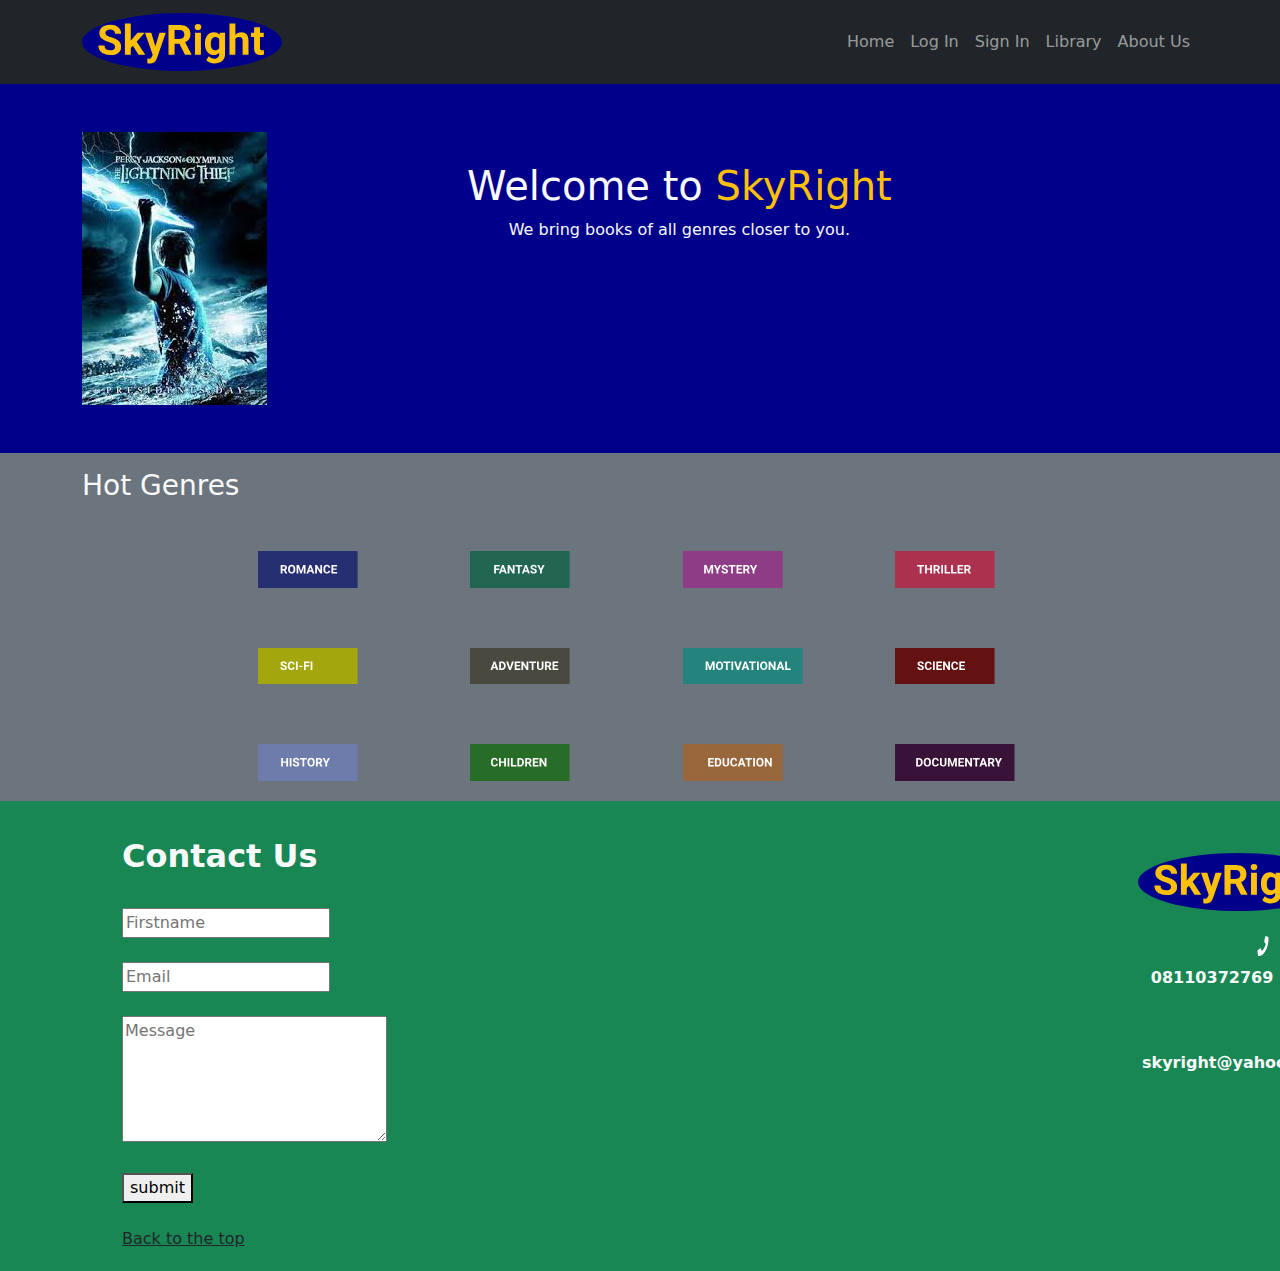
<file: index.html>
<!DOCTYPE html>
<html lang="en">
<head>
 <meta charset="UTF-8">
 <meta http-equiv="X-UA-Compatible" content="IE=edge">
 <meta name="viewport" content="width=device-width, initial-scale=1.0">
  <link rel="stylesheet" href="bootstrap/css/bootstrap.min.css">
  <link rel="stylesheet" href="style.css">
 <title>SkyRight Books</title>
</head>
<body> 
   <!-- Navbar -->
  <nav class="navbar navbar-expand-lg bg-dark navbar-dark">
   <div class="container">
      <a href="#" class="navbar-brand">
         <img width="200" src="/icons/Logo.svg" alt="Logo">
      </a>

<button class="navbar-toggler" type="button" data-bs-toggle="collapse" data-bs-target="#navmenu">
   <span class="navbar-toggler-icon"></span>
</button>

<div class="collapse navbar-collapse" id="navmenu">
   <ul class="navbar-nav ms-auto">
      <li class="nav-item">
         <a href="index.html" class="nav-link">Home</a> 
      </li>
      <li class="nav-item">
         <a href="log-in.html" class="nav-link">Log In</a>
      </li>
      <li class="nav-item">
         <a href="sign-in.html" class="nav-link">Sign In</a>
      </li>
      <li class="nav-item">
         <a href="library.html" class="nav-link">Library</a>
      </li>
      <li class="nav-item">
         <a href="about.html" class="nav-link">About Us</a>
      </li>
   </ul>
</div>
</div>
</nav>

<!-- Display -->
<section class="display text-light p-5 text-center">
   <div class="container">
      <div class="d-sm-flex">
         <img class="img-fluid" src="icons/Percy.jpg" alt="Display books">
         <div id="display01">
            <h1>Welcome to <span class="text-warning">SkyRight</span></h1>
            <p>We bring books of all genres closer to you.</p>
         </div>
      </div>
   </div>
</section>

<!-- Genres -->
<section class="bg-secondary text-dark pt-3">
  <div class="container">
     <div d-sm-flex>
   <div >
      <h3 class="text-light">Hot Genres</h3>
   </div>
    <div id="Genres01">
       <img class="FirstSet img-fluid" src="/Images/ROMANCE.svg" alt="genre01">
       <img class="FirstSet img-fluid" src="/Images/FANTASY.svg" alt="genre02">
       <img class="FirstSet img-fluid" src="/Images/MYSTREY.svg" alt="genre03">
       <img class="FirstSet img-fluid" src="/Images/THRILLER.svg" alt="genre04">
    </div>
   <div id="Genres02">
      <img class="SecondSet img-fluid" src="/Images/SCI-FI.svg" alt="genre05">
      <img class="SecondSet img-fluid" src="/Images/ADVENTURE.svg" alt="genre06">
      <img class="SecondSet img-fluid" src="/Images/MOTIVATIONAL.svg" alt="genre07">
      <img class="SecondSet img-fluid" src="/Images/SCIENCE.svg" alt="genre08">
   </div>
   <div id="Genres03">
      <img class="ThirdSet img-fluid" src="/Images/HISTORY.svg" alt="genre09">
      <img class="ThirdSet img-fluid" src="/Images/CHILDREN.svg" alt="genre10">
      <img class="ThirdSet img-fluid" src="/Images/EDUCATION.svg" alt="genre11">
      <img class="ThirdSet img-fluid" src="/Images/DOCUMENTARY.svg" alt="genre12">
   </div>
    </div>
  </div>
</section>

<!-- Footer -->
<footer class="bg-success text-light pt-3">
   <div class="container">
      <div id="foter" class="d-sm-flex">
     <div>
        <h2><b>Contact Us</b></h2>
        <br>
        <form action="" method="post">
        <input type="name" placeholder="Firstname">
         <br>
         <br>
         <input type="email" name="" id="" placeholder="Email">
         <br>
         <br>
         <textarea name="" id="" cols="30" rows="5" placeholder="Message"></textarea>
         <br>
         <br>
         <button type="submit">submit</button> 
         <br>
         <br>
         <a class="text-dark" href="#navmenu">Back to the top</a>
      </form>
    </div>
     <div class="down pt-3">
       <img width="200px" class="img-fluid" src="/icons/Logo.svg" alt="logo">
       <div id="left2">
          <img class="vector" src="/icons/Vector.svg" alt="">
          <p class="vector"><b>08110372769</b></p>
      </div>
       <div id="left3">
          <img class="envelope" src="/icons/envelope-regular 1.svg" alt="">
          <p class="envelope"><b>skyright@yahoo.com</b></p>
          <br>
       </div>
      </div>
     </div>
   </div>

</footer>

<!-- Code written by Omowaye Osward -->


  <script src="/jquery-3.5.1.min.js"></script>
   <script src="bootstrap/js/bootstrap.min.js "></script>
</body>
</html>
</file>
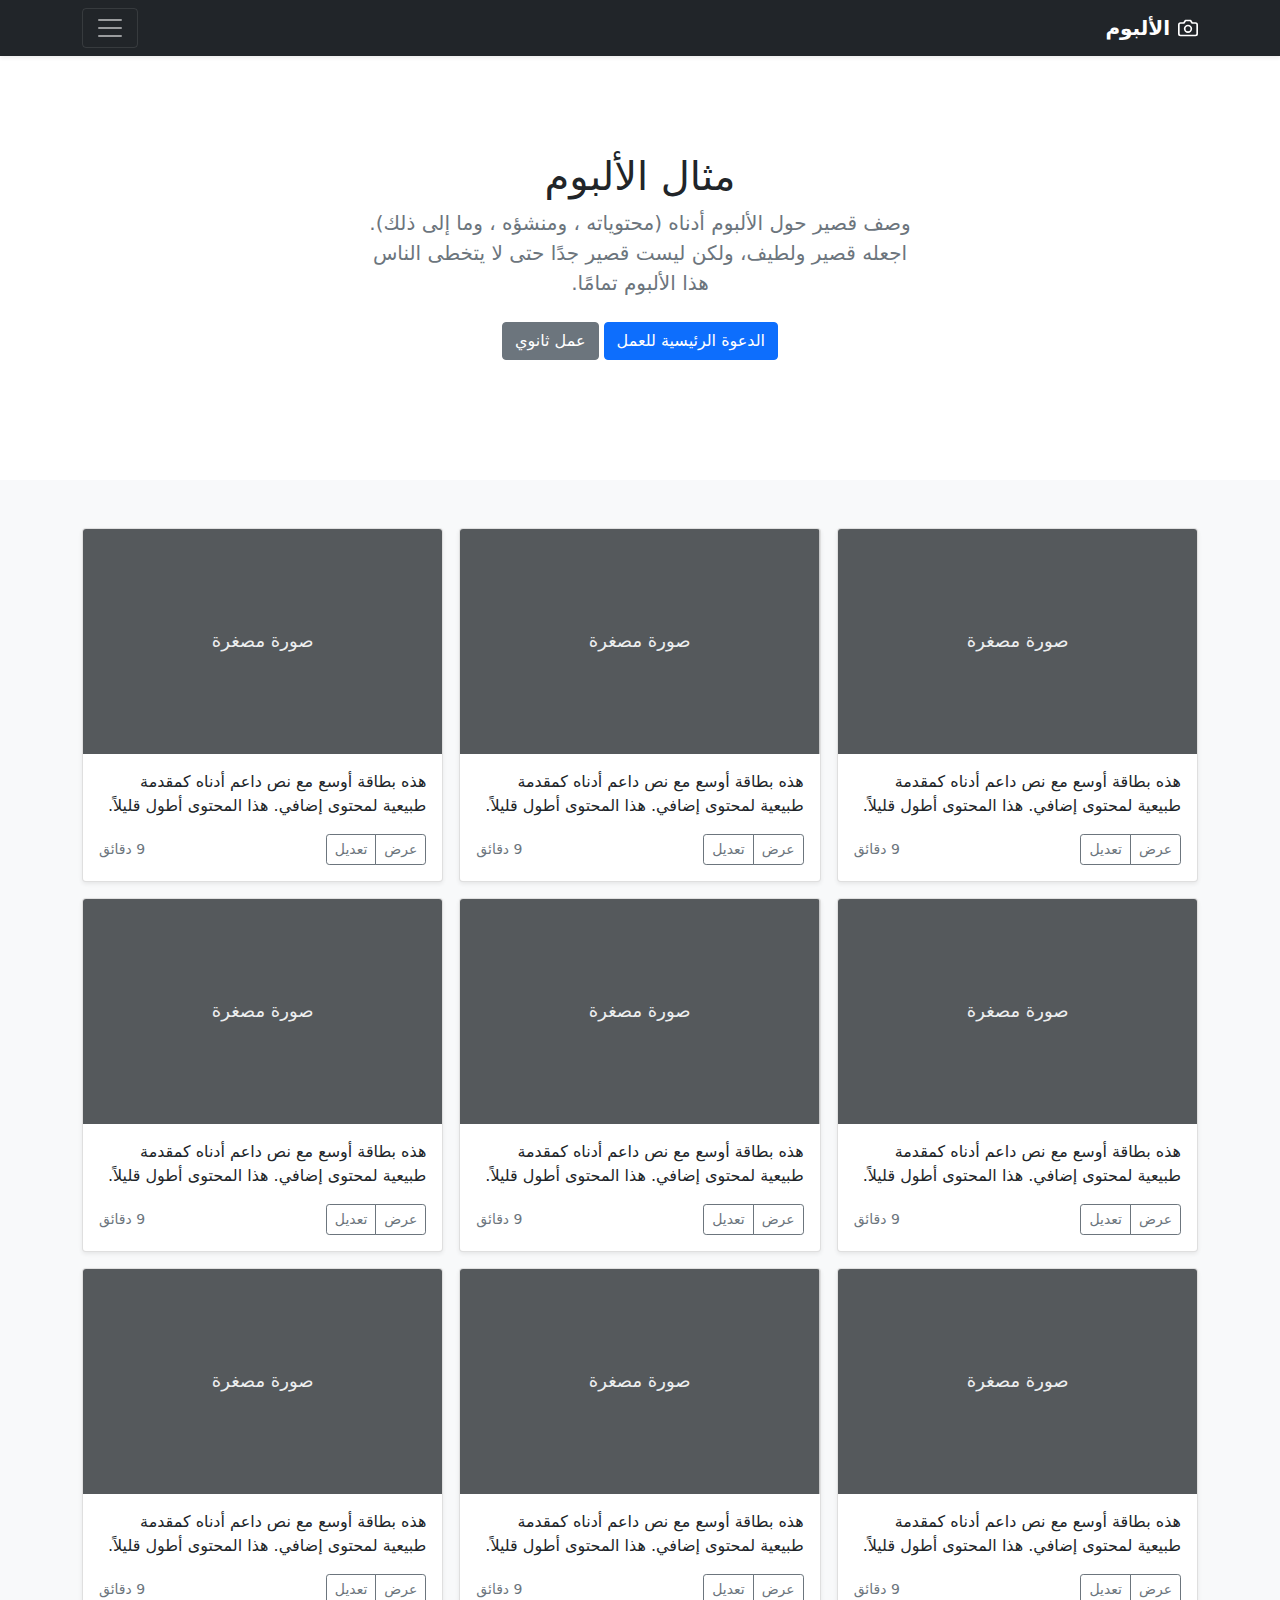
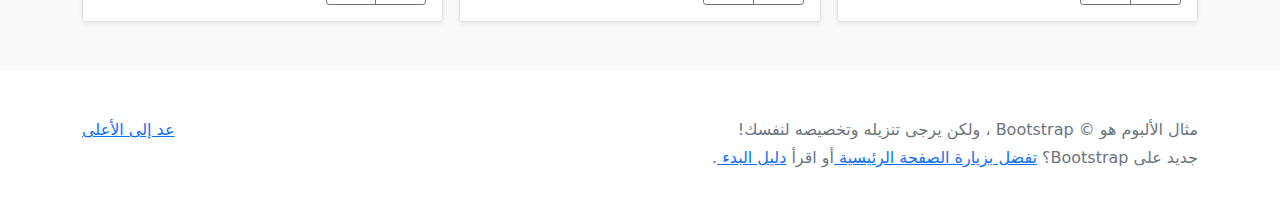
<file: bootstrap-5.0.2-examples/album-rtl/index.html>
<!doctype html>
<html lang="ar" dir="rtl">
  <head>
    <meta charset="utf-8">
    <meta name="viewport" content="width=device-width, initial-scale=1">
    <meta name="description" content="">
    <meta name="author" content="Mark Otto, Jacob Thornton, and Bootstrap contributors">
    <meta name="generator" content="Hugo 0.84.0">
    <title>مثال الألبوم · Bootstrap v5.0</title>

    <link rel="canonical" href="https://getbootstrap.com/docs/5.0/examples/album-rtl/">

    

    <!-- Bootstrap core CSS -->
<link href="../assets/dist/css/bootstrap.rtl.min.css" rel="stylesheet">

    <style>
      .bd-placeholder-img {
        font-size: 1.125rem;
        text-anchor: middle;
        -webkit-user-select: none;
        -moz-user-select: none;
        user-select: none;
      }

      @media (min-width: 768px) {
        .bd-placeholder-img-lg {
          font-size: 3.5rem;
        }
      }
    </style>

    
  </head>
  <body>
    
<header>
  <div class="collapse bg-dark" id="navbarHeader">
    <div class="container">
      <div class="row">
        <div class="col-sm-8 col-md-7 py-4">
          <h4 class="text-white">حول</h4>
          <p class="text-muted">أضف بعض المعلومات حول الألبوم، المؤلف، أو أي سياق خلفية آخر. اجعلها بضع جمل حتى يتمكن الزوار من التقاط بعض التلميحات المفيدة. ثم اربطها ببعض مواقع التواصل الاجتماعي أو معلومات الاتصال.</p>
        </div>
        <div class="col-sm-4 offset-md-1 py-4">
          <h4 class="text-white">تواصل معي</h4>
          <ul class="list-unstyled">
            <li><a href="#" class="text-white">تابعني على تويتر</a></li>
            <li><a href="#" class="text-white">شاركني الإعجاب في فيسبوك</a></li>
            <li><a href="#" class="text-white">راسلني على البريد الإلكتروني</a></li>
          </ul>
        </div>
      </div>
    </div>
  </div>
  <div class="navbar navbar-dark bg-dark shadow-sm">
    <div class="container">
      <a href="#" class="navbar-brand d-flex align-items-center">
        <svg xmlns="http://www.w3.org/2000/svg" width="20" height="20" fill="none" stroke="currentColor" stroke-linecap="round" stroke-linejoin="round" stroke-width="2" aria-hidden="true" class="me-2" viewBox="0 0 24 24"><path d="M23 19a2 2 0 0 1-2 2H3a2 2 0 0 1-2-2V8a2 2 0 0 1 2-2h4l2-3h6l2 3h4a2 2 0 0 1 2 2z"/><circle cx="12" cy="13" r="4"/></svg>
        <strong>الألبوم</strong>
      </a>
      <button class="navbar-toggler" type="button" data-bs-toggle="collapse" data-bs-target="#navbarHeader" aria-controls="navbarHeader" aria-expanded="false" aria-label="تبديل التنقل">
        <span class="navbar-toggler-icon"></span>
      </button>
    </div>
  </div>
</header>

<main>

  <section class="py-5 text-center container">
    <div class="row py-lg-5">
      <div class="col-lg-6 col-md-8 mx-auto">
        <h1 class="fw-light">مثال الألبوم</h1>
        <p class="lead text-muted">وصف قصير حول الألبوم أدناه (محتوياته ، ومنشؤه ، وما إلى ذلك). اجعله قصير ولطيف، ولكن ليست قصير جدًا حتى لا يتخطى الناس هذا الألبوم تمامًا.</p>
        <p>
          <a href="#" class="btn btn-primary my-2">الدعوة الرئيسية للعمل</a>
          <a href="#" class="btn btn-secondary my-2">عمل ثانوي</a>
        </p>
      </div>
    </div>
  </section>

  <div class="album py-5 bg-light">
    <div class="container">

      <div class="row row-cols-1 row-cols-sm-2 row-cols-md-3 g-3">
        <div class="col">
          <div class="card shadow-sm">
            <svg class="bd-placeholder-img card-img-top" width="100%" height="225" xmlns="http://www.w3.org/2000/svg" role="img" aria-label="Placeholder: صورة مصغرة" preserveAspectRatio="xMidYMid slice" focusable="false"><title>Placeholder</title><rect width="100%" height="100%" fill="#55595c"/><text x="50%" y="50%" fill="#eceeef" dy=".3em">صورة مصغرة</text></svg>

            <div class="card-body">
              <p class="card-text">هذه بطاقة أوسع مع نص داعم أدناه كمقدمة طبيعية لمحتوى إضافي. هذا المحتوى أطول قليلاً.</p>
              <div class="d-flex justify-content-between align-items-center">
                <div class="btn-group">
                  <button type="button" class="btn btn-sm btn-outline-secondary">عرض</button>
                  <button type="button" class="btn btn-sm btn-outline-secondary">تعديل</button>
                </div>
                <small class="text-muted">9 دقائق</small>
              </div>
            </div>
          </div>
        </div>
        <div class="col">
          <div class="card shadow-sm">
            <svg class="bd-placeholder-img card-img-top" width="100%" height="225" xmlns="http://www.w3.org/2000/svg" role="img" aria-label="Placeholder: صورة مصغرة" preserveAspectRatio="xMidYMid slice" focusable="false"><title>Placeholder</title><rect width="100%" height="100%" fill="#55595c"/><text x="50%" y="50%" fill="#eceeef" dy=".3em">صورة مصغرة</text></svg>

            <div class="card-body">
              <p class="card-text">هذه بطاقة أوسع مع نص داعم أدناه كمقدمة طبيعية لمحتوى إضافي. هذا المحتوى أطول قليلاً.</p>
              <div class="d-flex justify-content-between align-items-center">
                <div class="btn-group">
                  <button type="button" class="btn btn-sm btn-outline-secondary">عرض</button>
                  <button type="button" class="btn btn-sm btn-outline-secondary">تعديل</button>
                </div>
                <small class="text-muted">9 دقائق</small>
              </div>
            </div>
          </div>
        </div>
        <div class="col">
          <div class="card shadow-sm">
            <svg class="bd-placeholder-img card-img-top" width="100%" height="225" xmlns="http://www.w3.org/2000/svg" role="img" aria-label="Placeholder: صورة مصغرة" preserveAspectRatio="xMidYMid slice" focusable="false"><title>Placeholder</title><rect width="100%" height="100%" fill="#55595c"/><text x="50%" y="50%" fill="#eceeef" dy=".3em">صورة مصغرة</text></svg>

            <div class="card-body">
              <p class="card-text">هذه بطاقة أوسع مع نص داعم أدناه كمقدمة طبيعية لمحتوى إضافي. هذا المحتوى أطول قليلاً.</p>
              <div class="d-flex justify-content-between align-items-center">
                <div class="btn-group">
                  <button type="button" class="btn btn-sm btn-outline-secondary">عرض</button>
                  <button type="button" class="btn btn-sm btn-outline-secondary">تعديل</button>
                </div>
                <small class="text-muted">9 دقائق</small>
              </div>
            </div>
          </div>
        </div>

        <div class="col">
          <div class="card shadow-sm">
            <svg class="bd-placeholder-img card-img-top" width="100%" height="225" xmlns="http://www.w3.org/2000/svg" role="img" aria-label="Placeholder: صورة مصغرة" preserveAspectRatio="xMidYMid slice" focusable="false"><title>Placeholder</title><rect width="100%" height="100%" fill="#55595c"/><text x="50%" y="50%" fill="#eceeef" dy=".3em">صورة مصغرة</text></svg>

            <div class="card-body">
              <p class="card-text">هذه بطاقة أوسع مع نص داعم أدناه كمقدمة طبيعية لمحتوى إضافي. هذا المحتوى أطول قليلاً.</p>
              <div class="d-flex justify-content-between align-items-center">
                <div class="btn-group">
                  <button type="button" class="btn btn-sm btn-outline-secondary">عرض</button>
                  <button type="button" class="btn btn-sm btn-outline-secondary">تعديل</button>
                </div>
                <small class="text-muted">9 دقائق</small>
              </div>
            </div>
          </div>
        </div>
        <div class="col">
          <div class="card shadow-sm">
            <svg class="bd-placeholder-img card-img-top" width="100%" height="225" xmlns="http://www.w3.org/2000/svg" role="img" aria-label="Placeholder: صورة مصغرة" preserveAspectRatio="xMidYMid slice" focusable="false"><title>Placeholder</title><rect width="100%" height="100%" fill="#55595c"/><text x="50%" y="50%" fill="#eceeef" dy=".3em">صورة مصغرة</text></svg>

            <div class="card-body">
              <p class="card-text">هذه بطاقة أوسع مع نص داعم أدناه كمقدمة طبيعية لمحتوى إضافي. هذا المحتوى أطول قليلاً.</p>
              <div class="d-flex justify-content-between align-items-center">
                <div class="btn-group">
                  <button type="button" class="btn btn-sm btn-outline-secondary">عرض</button>
                  <button type="button" class="btn btn-sm btn-outline-secondary">تعديل</button>
                </div>
                <small class="text-muted">9 دقائق</small>
              </div>
            </div>
          </div>
        </div>
        <div class="col">
          <div class="card shadow-sm">
            <svg class="bd-placeholder-img card-img-top" width="100%" height="225" xmlns="http://www.w3.org/2000/svg" role="img" aria-label="Placeholder: صورة مصغرة" preserveAspectRatio="xMidYMid slice" focusable="false"><title>Placeholder</title><rect width="100%" height="100%" fill="#55595c"/><text x="50%" y="50%" fill="#eceeef" dy=".3em">صورة مصغرة</text></svg>

            <div class="card-body">
              <p class="card-text">هذه بطاقة أوسع مع نص داعم أدناه كمقدمة طبيعية لمحتوى إضافي. هذا المحتوى أطول قليلاً.</p>
              <div class="d-flex justify-content-between align-items-center">
                <div class="btn-group">
                  <button type="button" class="btn btn-sm btn-outline-secondary">عرض</button>
                  <button type="button" class="btn btn-sm btn-outline-secondary">تعديل</button>
                </div>
                <small class="text-muted">9 دقائق</small>
              </div>
            </div>
          </div>
        </div>

        <div class="col">
          <div class="card shadow-sm">
            <svg class="bd-placeholder-img card-img-top" width="100%" height="225" xmlns="http://www.w3.org/2000/svg" role="img" aria-label="Placeholder: صورة مصغرة" preserveAspectRatio="xMidYMid slice" focusable="false"><title>Placeholder</title><rect width="100%" height="100%" fill="#55595c"/><text x="50%" y="50%" fill="#eceeef" dy=".3em">صورة مصغرة</text></svg>

            <div class="card-body">
              <p class="card-text">هذه بطاقة أوسع مع نص داعم أدناه كمقدمة طبيعية لمحتوى إضافي. هذا المحتوى أطول قليلاً.</p>
              <div class="d-flex justify-content-between align-items-center">
                <div class="btn-group">
                  <button type="button" class="btn btn-sm btn-outline-secondary">عرض</button>
                  <button type="button" class="btn btn-sm btn-outline-secondary">تعديل</button>
                </div>
                <small class="text-muted">9 دقائق</small>
              </div>
            </div>
          </div>
        </div>
        <div class="col">
          <div class="card shadow-sm">
            <svg class="bd-placeholder-img card-img-top" width="100%" height="225" xmlns="http://www.w3.org/2000/svg" role="img" aria-label="Placeholder: صورة مصغرة" preserveAspectRatio="xMidYMid slice" focusable="false"><title>Placeholder</title><rect width="100%" height="100%" fill="#55595c"/><text x="50%" y="50%" fill="#eceeef" dy=".3em">صورة مصغرة</text></svg>

            <div class="card-body">
              <p class="card-text">هذه بطاقة أوسع مع نص داعم أدناه كمقدمة طبيعية لمحتوى إضافي. هذا المحتوى أطول قليلاً.</p>
              <div class="d-flex justify-content-between align-items-center">
                <div class="btn-group">
                  <button type="button" class="btn btn-sm btn-outline-secondary">عرض</button>
                  <button type="button" class="btn btn-sm btn-outline-secondary">تعديل</button>
                </div>
                <small class="text-muted">9 دقائق</small>
              </div>
            </div>
          </div>
        </div>
        <div class="col">
          <div class="card shadow-sm">
            <svg class="bd-placeholder-img card-img-top" width="100%" height="225" xmlns="http://www.w3.org/2000/svg" role="img" aria-label="Placeholder: صورة مصغرة" preserveAspectRatio="xMidYMid slice" focusable="false"><title>Placeholder</title><rect width="100%" height="100%" fill="#55595c"/><text x="50%" y="50%" fill="#eceeef" dy=".3em">صورة مصغرة</text></svg>

            <div class="card-body">
              <p class="card-text">هذه بطاقة أوسع مع نص داعم أدناه كمقدمة طبيعية لمحتوى إضافي. هذا المحتوى أطول قليلاً.</p>
              <div class="d-flex justify-content-between align-items-center">
                <div class="btn-group">
                  <button type="button" class="btn btn-sm btn-outline-secondary">عرض</button>
                  <button type="button" class="btn btn-sm btn-outline-secondary">تعديل</button>
                </div>
                <small class="text-muted">9 دقائق</small>
              </div>
            </div>
          </div>
        </div>
      </div>
    </div>
  </div>

</main>

<footer class="text-muted py-5">
  <div class="container">
    <p class="float-end mb-1">
      <a href="#">عد إلى الأعلى</a>
    </p>
    <p class="mb-1">مثال الألبوم هو © Bootstrap ، ولكن يرجى تنزيله وتخصيصه لنفسك!</p>
    <p class="mb-0">جديد على Bootstrap؟ <a href="/"> تفضل بزيارة الصفحة الرئيسية </a> أو اقرأ <a href="../getting-started/introduction/ "> دليل البدء </a>.</p>
  </div>
</footer>


    <script src="../assets/dist/js/bootstrap.bundle.min.js"></script>

      
  </body>
</html>
</file>
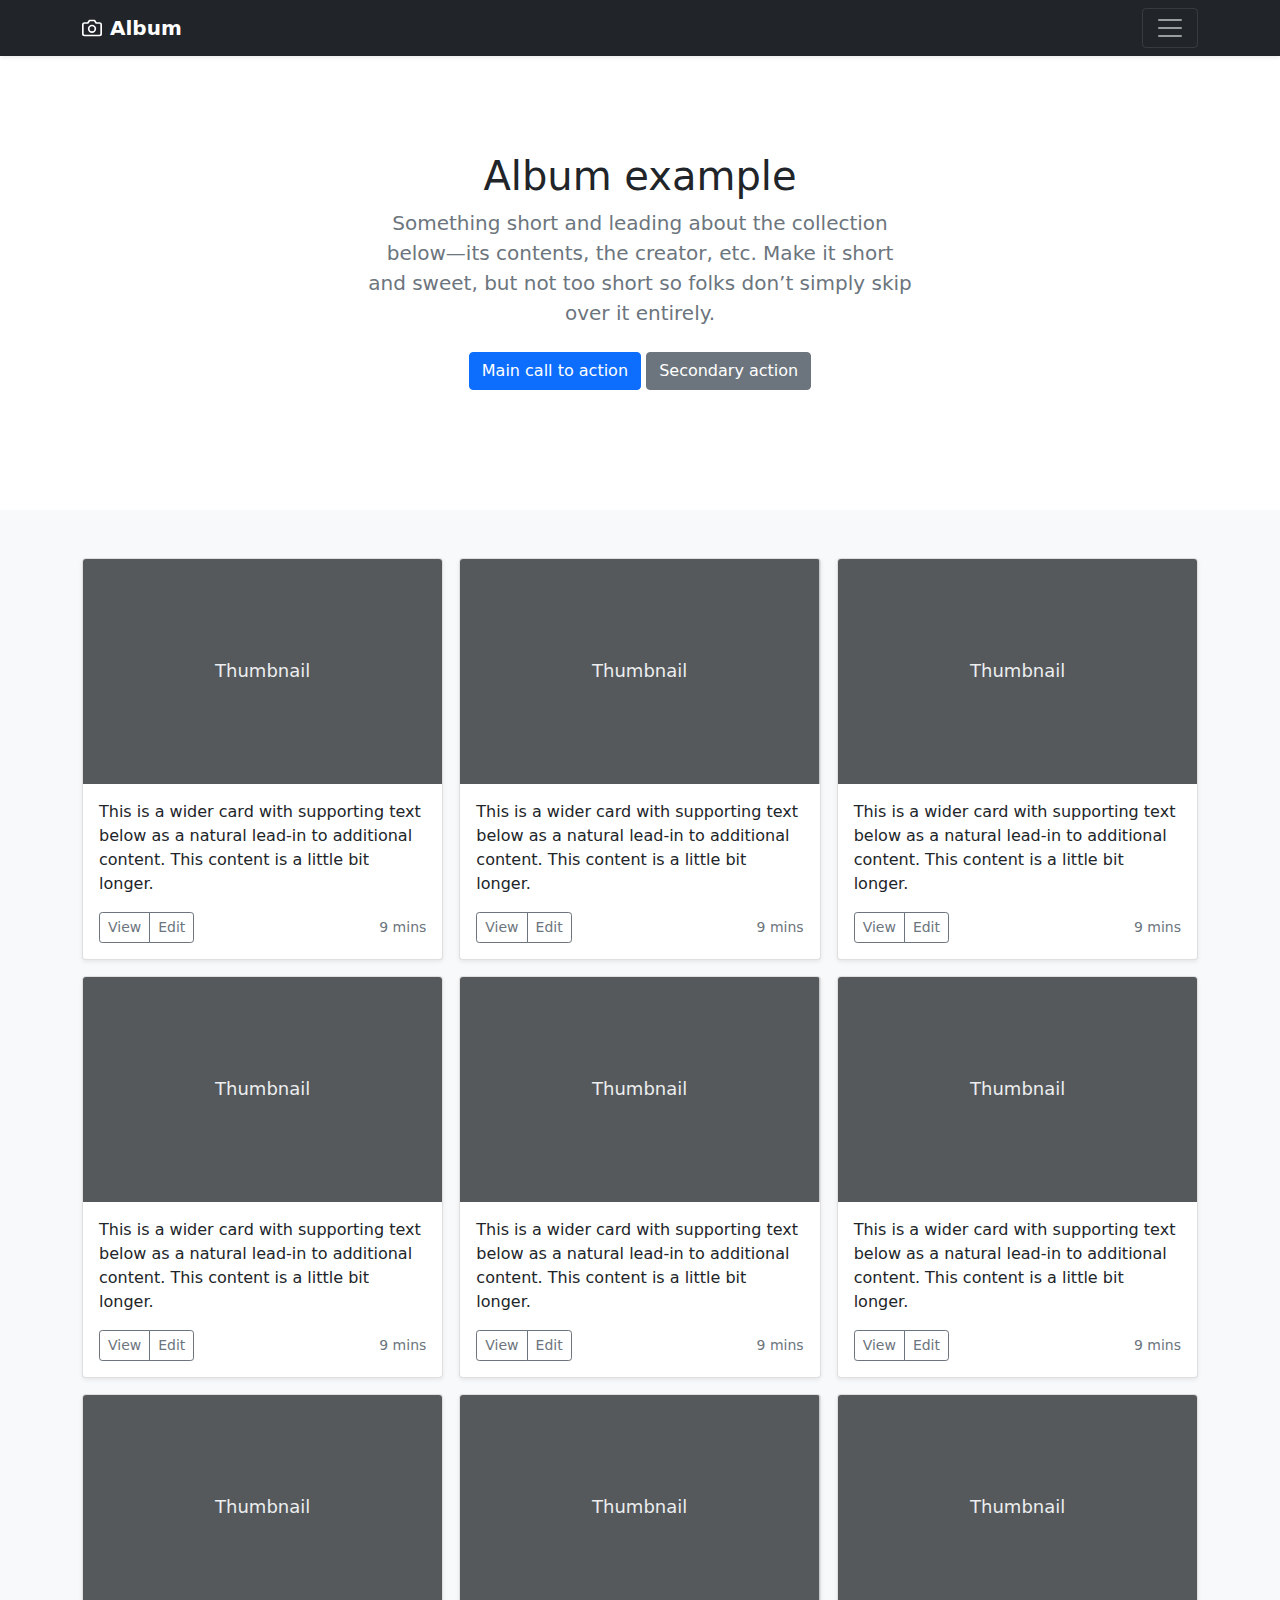
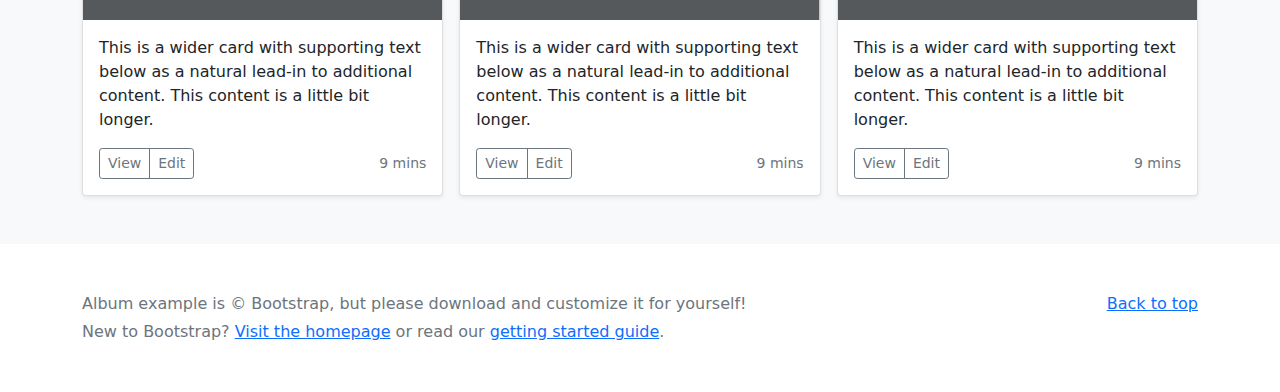
<file: bootstrap-5.0.2-examples/album/index.html>
<!doctype html>
<html lang="en">
  <head>
    <meta charset="utf-8">
    <meta name="viewport" content="width=device-width, initial-scale=1">
    <meta name="description" content="">
    <meta name="author" content="Mark Otto, Jacob Thornton, and Bootstrap contributors">
    <meta name="generator" content="Hugo 0.84.0">
    <title>Album example · Bootstrap v5.0</title>

    <link rel="canonical" href="https://getbootstrap.com/docs/5.0/examples/album/">

    

    <!-- Bootstrap core CSS -->
<link href="../assets/dist/css/bootstrap.min.css" rel="stylesheet">

    <style>
      .bd-placeholder-img {
        font-size: 1.125rem;
        text-anchor: middle;
        -webkit-user-select: none;
        -moz-user-select: none;
        user-select: none;
      }

      @media (min-width: 768px) {
        .bd-placeholder-img-lg {
          font-size: 3.5rem;
        }
      }
    </style>

    
  </head>
  <body>
    
<header>
  <div class="collapse bg-dark" id="navbarHeader">
    <div class="container">
      <div class="row">
        <div class="col-sm-8 col-md-7 py-4">
          <h4 class="text-white">About</h4>
          <p class="text-muted">Add some information about the album below, the author, or any other background context. Make it a few sentences long so folks can pick up some informative tidbits. Then, link them off to some social networking sites or contact information.</p>
        </div>
        <div class="col-sm-4 offset-md-1 py-4">
          <h4 class="text-white">Contact</h4>
          <ul class="list-unstyled">
            <li><a href="#" class="text-white">Follow on Twitter</a></li>
            <li><a href="#" class="text-white">Like on Facebook</a></li>
            <li><a href="#" class="text-white">Email me</a></li>
          </ul>
        </div>
      </div>
    </div>
  </div>
  <div class="navbar navbar-dark bg-dark shadow-sm">
    <div class="container">
      <a href="#" class="navbar-brand d-flex align-items-center">
        <svg xmlns="http://www.w3.org/2000/svg" width="20" height="20" fill="none" stroke="currentColor" stroke-linecap="round" stroke-linejoin="round" stroke-width="2" aria-hidden="true" class="me-2" viewBox="0 0 24 24"><path d="M23 19a2 2 0 0 1-2 2H3a2 2 0 0 1-2-2V8a2 2 0 0 1 2-2h4l2-3h6l2 3h4a2 2 0 0 1 2 2z"/><circle cx="12" cy="13" r="4"/></svg>
        <strong>Album</strong>
      </a>
      <button class="navbar-toggler" type="button" data-bs-toggle="collapse" data-bs-target="#navbarHeader" aria-controls="navbarHeader" aria-expanded="false" aria-label="Toggle navigation">
        <span class="navbar-toggler-icon"></span>
      </button>
    </div>
  </div>
</header>

<main>

  <section class="py-5 text-center container">
    <div class="row py-lg-5">
      <div class="col-lg-6 col-md-8 mx-auto">
        <h1 class="fw-light">Album example</h1>
        <p class="lead text-muted">Something short and leading about the collection below—its contents, the creator, etc. Make it short and sweet, but not too short so folks don’t simply skip over it entirely.</p>
        <p>
          <a href="#" class="btn btn-primary my-2">Main call to action</a>
          <a href="#" class="btn btn-secondary my-2">Secondary action</a>
        </p>
      </div>
    </div>
  </section>

  <div class="album py-5 bg-light">
    <div class="container">

      <div class="row row-cols-1 row-cols-sm-2 row-cols-md-3 g-3">
        <div class="col">
          <div class="card shadow-sm">
            <svg class="bd-placeholder-img card-img-top" width="100%" height="225" xmlns="http://www.w3.org/2000/svg" role="img" aria-label="Placeholder: Thumbnail" preserveAspectRatio="xMidYMid slice" focusable="false"><title>Placeholder</title><rect width="100%" height="100%" fill="#55595c"/><text x="50%" y="50%" fill="#eceeef" dy=".3em">Thumbnail</text></svg>

            <div class="card-body">
              <p class="card-text">This is a wider card with supporting text below as a natural lead-in to additional content. This content is a little bit longer.</p>
              <div class="d-flex justify-content-between align-items-center">
                <div class="btn-group">
                  <button type="button" class="btn btn-sm btn-outline-secondary">View</button>
                  <button type="button" class="btn btn-sm btn-outline-secondary">Edit</button>
                </div>
                <small class="text-muted">9 mins</small>
              </div>
            </div>
          </div>
        </div>
        <div class="col">
          <div class="card shadow-sm">
            <svg class="bd-placeholder-img card-img-top" width="100%" height="225" xmlns="http://www.w3.org/2000/svg" role="img" aria-label="Placeholder: Thumbnail" preserveAspectRatio="xMidYMid slice" focusable="false"><title>Placeholder</title><rect width="100%" height="100%" fill="#55595c"/><text x="50%" y="50%" fill="#eceeef" dy=".3em">Thumbnail</text></svg>

            <div class="card-body">
              <p class="card-text">This is a wider card with supporting text below as a natural lead-in to additional content. This content is a little bit longer.</p>
              <div class="d-flex justify-content-between align-items-center">
                <div class="btn-group">
                  <button type="button" class="btn btn-sm btn-outline-secondary">View</button>
                  <button type="button" class="btn btn-sm btn-outline-secondary">Edit</button>
                </div>
                <small class="text-muted">9 mins</small>
              </div>
            </div>
          </div>
        </div>
        <div class="col">
          <div class="card shadow-sm">
            <svg class="bd-placeholder-img card-img-top" width="100%" height="225" xmlns="http://www.w3.org/2000/svg" role="img" aria-label="Placeholder: Thumbnail" preserveAspectRatio="xMidYMid slice" focusable="false"><title>Placeholder</title><rect width="100%" height="100%" fill="#55595c"/><text x="50%" y="50%" fill="#eceeef" dy=".3em">Thumbnail</text></svg>

            <div class="card-body">
              <p class="card-text">This is a wider card with supporting text below as a natural lead-in to additional content. This content is a little bit longer.</p>
              <div class="d-flex justify-content-between align-items-center">
                <div class="btn-group">
                  <button type="button" class="btn btn-sm btn-outline-secondary">View</button>
                  <button type="button" class="btn btn-sm btn-outline-secondary">Edit</button>
                </div>
                <small class="text-muted">9 mins</small>
              </div>
            </div>
          </div>
        </div>

        <div class="col">
          <div class="card shadow-sm">
            <svg class="bd-placeholder-img card-img-top" width="100%" height="225" xmlns="http://www.w3.org/2000/svg" role="img" aria-label="Placeholder: Thumbnail" preserveAspectRatio="xMidYMid slice" focusable="false"><title>Placeholder</title><rect width="100%" height="100%" fill="#55595c"/><text x="50%" y="50%" fill="#eceeef" dy=".3em">Thumbnail</text></svg>

            <div class="card-body">
              <p class="card-text">This is a wider card with supporting text below as a natural lead-in to additional content. This content is a little bit longer.</p>
              <div class="d-flex justify-content-between align-items-center">
                <div class="btn-group">
                  <button type="button" class="btn btn-sm btn-outline-secondary">View</button>
                  <button type="button" class="btn btn-sm btn-outline-secondary">Edit</button>
                </div>
                <small class="text-muted">9 mins</small>
              </div>
            </div>
          </div>
        </div>
        <div class="col">
          <div class="card shadow-sm">
            <svg class="bd-placeholder-img card-img-top" width="100%" height="225" xmlns="http://www.w3.org/2000/svg" role="img" aria-label="Placeholder: Thumbnail" preserveAspectRatio="xMidYMid slice" focusable="false"><title>Placeholder</title><rect width="100%" height="100%" fill="#55595c"/><text x="50%" y="50%" fill="#eceeef" dy=".3em">Thumbnail</text></svg>

            <div class="card-body">
              <p class="card-text">This is a wider card with supporting text below as a natural lead-in to additional content. This content is a little bit longer.</p>
              <div class="d-flex justify-content-between align-items-center">
                <div class="btn-group">
                  <button type="button" class="btn btn-sm btn-outline-secondary">View</button>
                  <button type="button" class="btn btn-sm btn-outline-secondary">Edit</button>
                </div>
                <small class="text-muted">9 mins</small>
              </div>
            </div>
          </div>
        </div>
        <div class="col">
          <div class="card shadow-sm">
            <svg class="bd-placeholder-img card-img-top" width="100%" height="225" xmlns="http://www.w3.org/2000/svg" role="img" aria-label="Placeholder: Thumbnail" preserveAspectRatio="xMidYMid slice" focusable="false"><title>Placeholder</title><rect width="100%" height="100%" fill="#55595c"/><text x="50%" y="50%" fill="#eceeef" dy=".3em">Thumbnail</text></svg>

            <div class="card-body">
              <p class="card-text">This is a wider card with supporting text below as a natural lead-in to additional content. This content is a little bit longer.</p>
              <div class="d-flex justify-content-between align-items-center">
                <div class="btn-group">
                  <button type="button" class="btn btn-sm btn-outline-secondary">View</button>
                  <button type="button" class="btn btn-sm btn-outline-secondary">Edit</button>
                </div>
                <small class="text-muted">9 mins</small>
              </div>
            </div>
          </div>
        </div>

        <div class="col">
          <div class="card shadow-sm">
            <svg class="bd-placeholder-img card-img-top" width="100%" height="225" xmlns="http://www.w3.org/2000/svg" role="img" aria-label="Placeholder: Thumbnail" preserveAspectRatio="xMidYMid slice" focusable="false"><title>Placeholder</title><rect width="100%" height="100%" fill="#55595c"/><text x="50%" y="50%" fill="#eceeef" dy=".3em">Thumbnail</text></svg>

            <div class="card-body">
              <p class="card-text">This is a wider card with supporting text below as a natural lead-in to additional content. This content is a little bit longer.</p>
              <div class="d-flex justify-content-between align-items-center">
                <div class="btn-group">
                  <button type="button" class="btn btn-sm btn-outline-secondary">View</button>
                  <button type="button" class="btn btn-sm btn-outline-secondary">Edit</button>
                </div>
                <small class="text-muted">9 mins</small>
              </div>
            </div>
          </div>
        </div>
        <div class="col">
          <div class="card shadow-sm">
            <svg class="bd-placeholder-img card-img-top" width="100%" height="225" xmlns="http://www.w3.org/2000/svg" role="img" aria-label="Placeholder: Thumbnail" preserveAspectRatio="xMidYMid slice" focusable="false"><title>Placeholder</title><rect width="100%" height="100%" fill="#55595c"/><text x="50%" y="50%" fill="#eceeef" dy=".3em">Thumbnail</text></svg>

            <div class="card-body">
              <p class="card-text">This is a wider card with supporting text below as a natural lead-in to additional content. This content is a little bit longer.</p>
              <div class="d-flex justify-content-between align-items-center">
                <div class="btn-group">
                  <button type="button" class="btn btn-sm btn-outline-secondary">View</button>
                  <button type="button" class="btn btn-sm btn-outline-secondary">Edit</button>
                </div>
                <small class="text-muted">9 mins</small>
              </div>
            </div>
          </div>
        </div>
        <div class="col">
          <div class="card shadow-sm">
            <svg class="bd-placeholder-img card-img-top" width="100%" height="225" xmlns="http://www.w3.org/2000/svg" role="img" aria-label="Placeholder: Thumbnail" preserveAspectRatio="xMidYMid slice" focusable="false"><title>Placeholder</title><rect width="100%" height="100%" fill="#55595c"/><text x="50%" y="50%" fill="#eceeef" dy=".3em">Thumbnail</text></svg>

            <div class="card-body">
              <p class="card-text">This is a wider card with supporting text below as a natural lead-in to additional content. This content is a little bit longer.</p>
              <div class="d-flex justify-content-between align-items-center">
                <div class="btn-group">
                  <button type="button" class="btn btn-sm btn-outline-secondary">View</button>
                  <button type="button" class="btn btn-sm btn-outline-secondary">Edit</button>
                </div>
                <small class="text-muted">9 mins</small>
              </div>
            </div>
          </div>
        </div>
      </div>
    </div>
  </div>

</main>

<footer class="text-muted py-5">
  <div class="container">
    <p class="float-end mb-1">
      <a href="#">Back to top</a>
    </p>
    <p class="mb-1">Album example is &copy; Bootstrap, but please download and customize it for yourself!</p>
    <p class="mb-0">New to Bootstrap? <a href="/">Visit the homepage</a> or read our <a href="../getting-started/introduction/">getting started guide</a>.</p>
  </div>
</footer>


    <script src="../assets/dist/js/bootstrap.bundle.min.js"></script>

      
  </body>
</html>
</file>
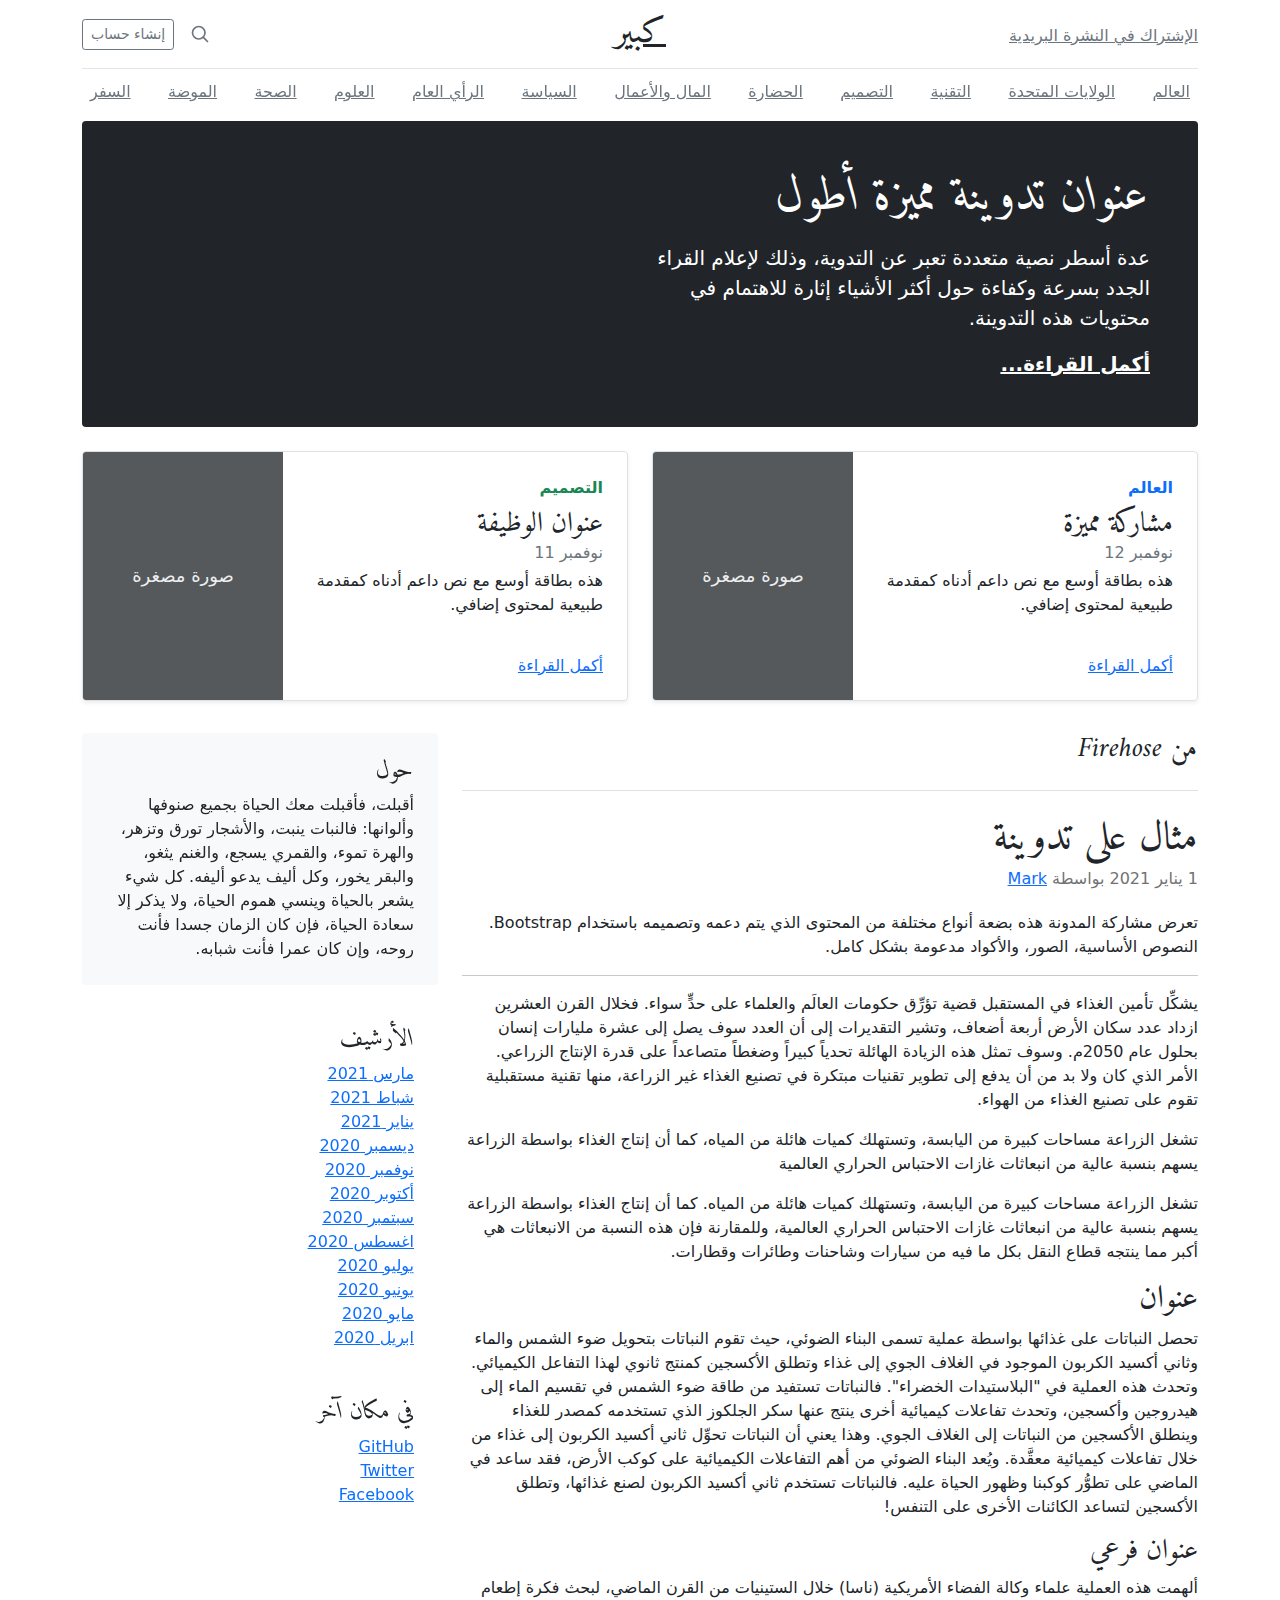
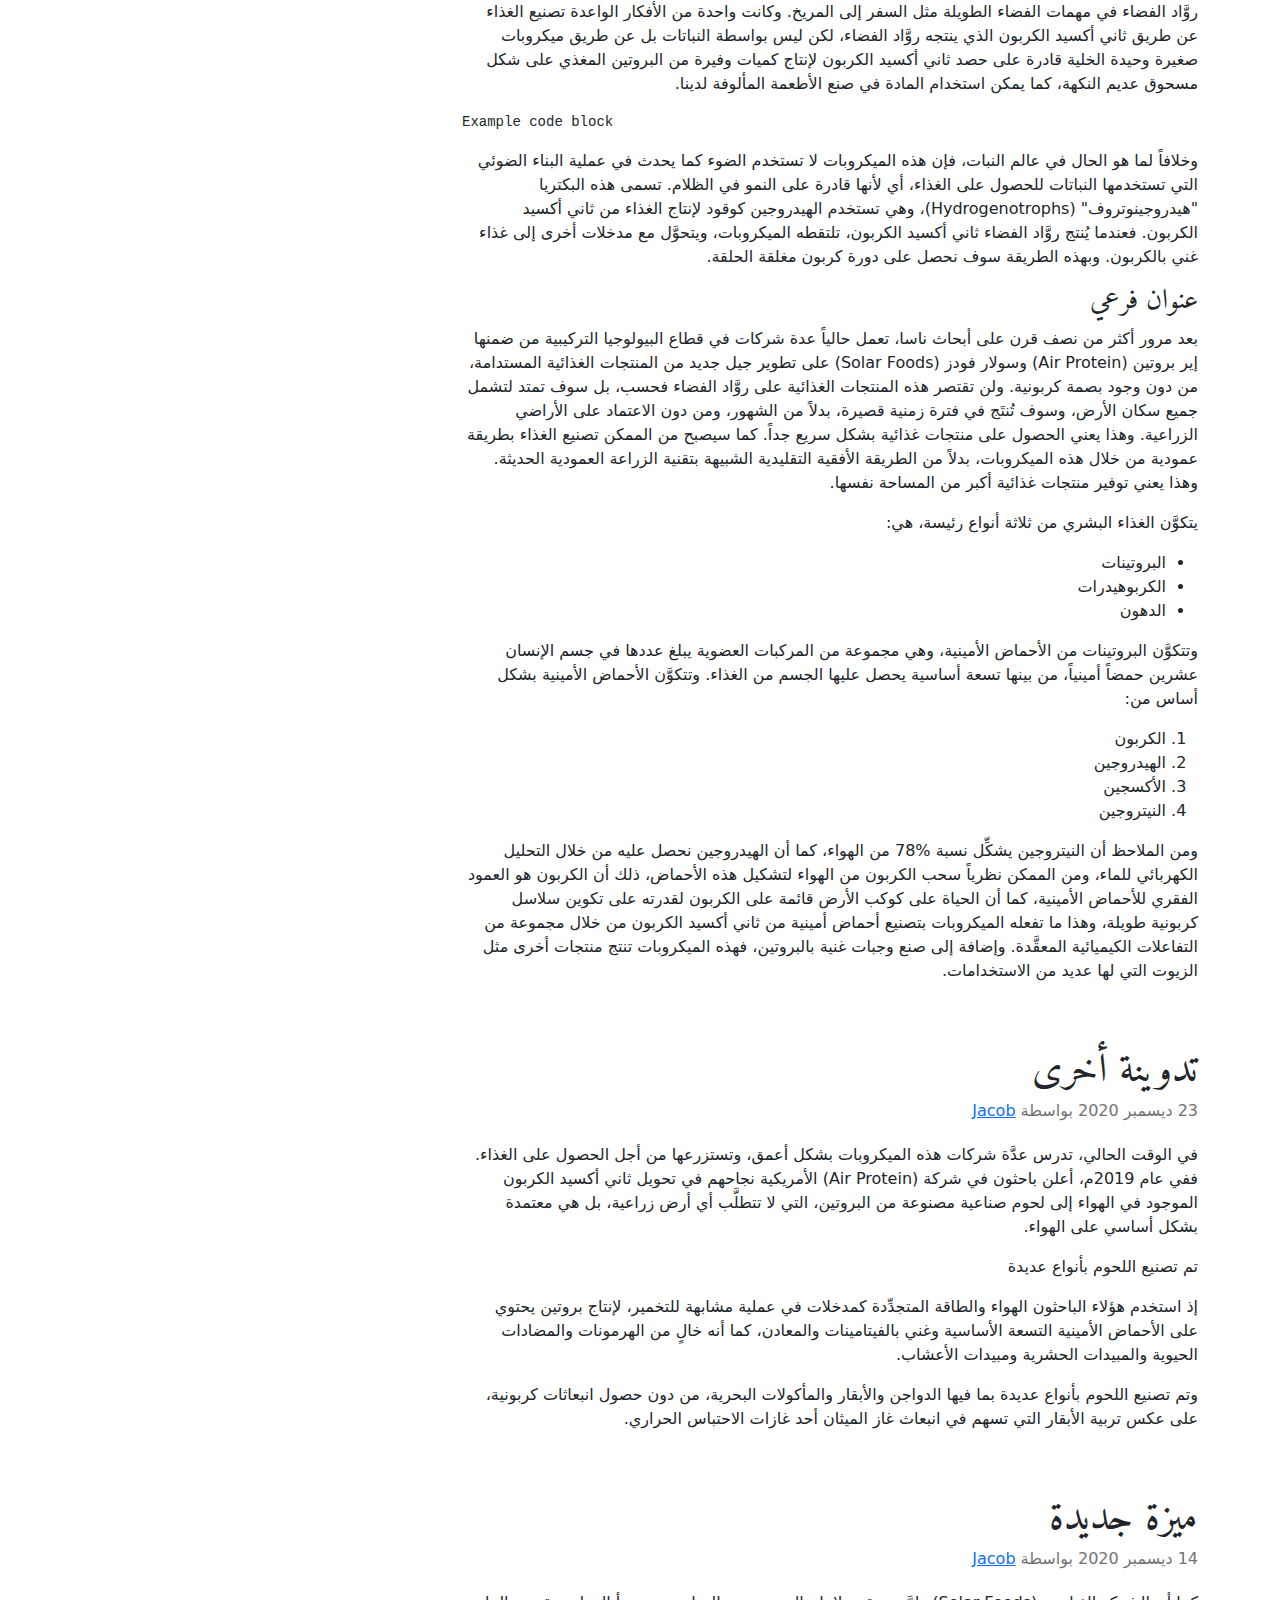
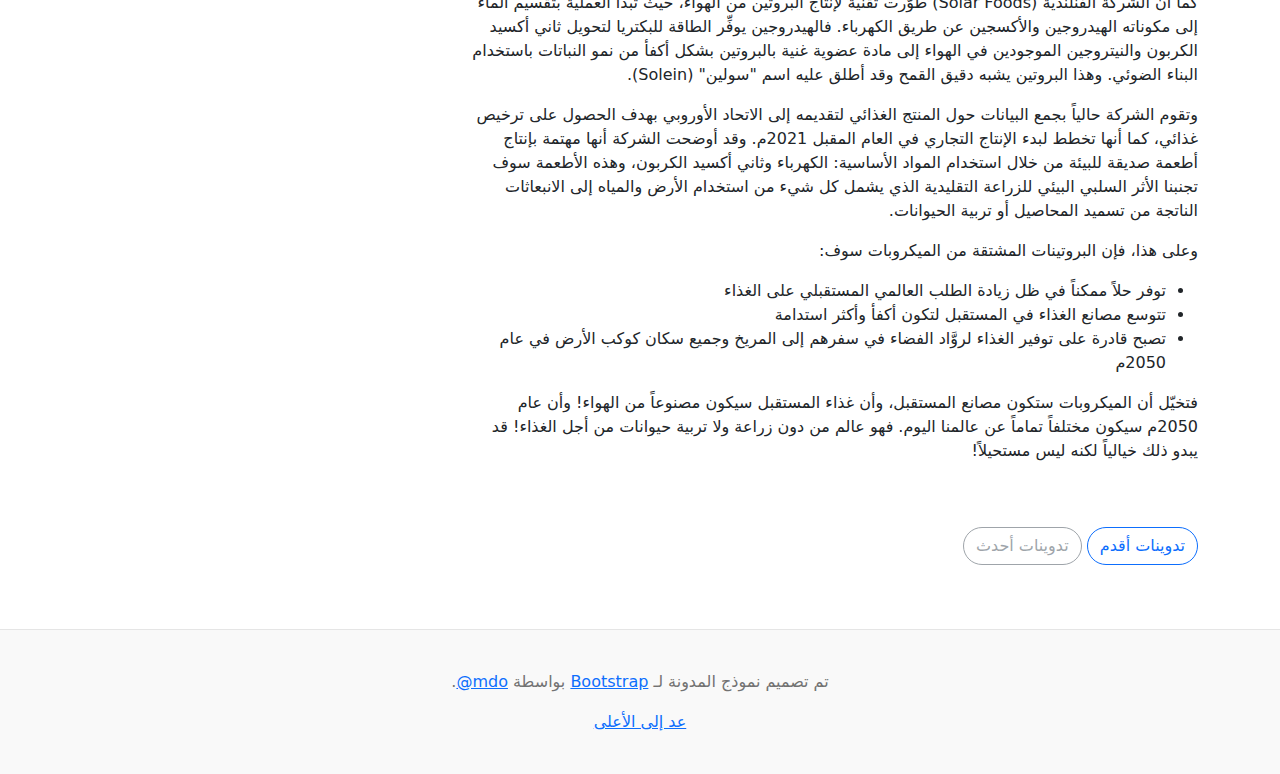
<file: bootstrap-5.0.2-examples/blog-rtl/index.html>
<!doctype html>
<html lang="ar" dir="rtl">
  <head>
    <meta charset="utf-8">
    <meta name="viewport" content="width=device-width, initial-scale=1">
    <meta name="description" content="">
    <meta name="author" content="Mark Otto, Jacob Thornton, and Bootstrap contributors">
    <meta name="generator" content="Hugo 0.84.0">
    <title>قالب المدونة · Bootstrap v5.0</title>

    <link rel="canonical" href="https://getbootstrap.com/docs/5.0/examples/blog-rtl/">

    

    <!-- Bootstrap core CSS -->
<link href="../assets/dist/css/bootstrap.rtl.min.css" rel="stylesheet">

    <style>
      .bd-placeholder-img {
        font-size: 1.125rem;
        text-anchor: middle;
        -webkit-user-select: none;
        -moz-user-select: none;
        user-select: none;
      }

      @media (min-width: 768px) {
        .bd-placeholder-img-lg {
          font-size: 3.5rem;
        }
      }
    </style>

    
    <!-- Custom styles for this template -->
    <link href="https://fonts.googleapis.com/css?family=Amiri:wght@400;700&amp;display=swap" rel="stylesheet">
    <!-- Custom styles for this template -->
    <link href="../blog/blog.rtl.css" rel="stylesheet">
  </head>
  <body>
    
<div class="container">
  <header class="blog-header py-3">
    <div class="row flex-nowrap justify-content-between align-items-center">
      <div class="col-4 pt-1">
        <a class="link-secondary" href="#">الإشتراك في النشرة البريدية</a>
      </div>
      <div class="col-4 text-center">
        <a class="blog-header-logo text-dark" href="#">كبير</a>
      </div>
      <div class="col-4 d-flex justify-content-end align-items-center">
        <a class="link-secondary" href="#" aria-label="بحث">
          <svg xmlns="http://www.w3.org/2000/svg" width="20" height="20" fill="none" stroke="currentColor" stroke-linecap="round" stroke-linejoin="round" stroke-width="2" class="mx-3" role="img" viewBox="0 0 24 24"><title>بحث</title><circle cx="10.5" cy="10.5" r="7.5"/><path d="M21 21l-5.2-5.2"/></svg>
        </a>
        <a class="btn btn-sm btn-outline-secondary" href="#">إنشاء حساب</a>
      </div>
    </div>
  </header>

  <div class="nav-scroller py-1 mb-2">
    <nav class="nav d-flex justify-content-between">
      <a class="p-2 link-secondary" href="#">العالم</a>
      <a class="p-2 link-secondary" href="#">الولايات المتحدة</a>
      <a class="p-2 link-secondary" href="#">التقنية</a>
      <a class="p-2 link-secondary" href="#">التصميم</a>
      <a class="p-2 link-secondary" href="#">الحضارة</a>
      <a class="p-2 link-secondary" href="#">المال والأعمال</a>
      <a class="p-2 link-secondary" href="#">السياسة</a>
      <a class="p-2 link-secondary" href="#">الرأي العام</a>
      <a class="p-2 link-secondary" href="#">العلوم</a>
      <a class="p-2 link-secondary" href="#">الصحة</a>
      <a class="p-2 link-secondary" href="#">الموضة</a>
      <a class="p-2 link-secondary" href="#">السفر</a>
    </nav>
  </div>
</div>

<main class="container">
  <div class="p-4 p-md-5 mb-4 text-white rounded bg-dark">
    <div class="col-md-6 px-0">
      <h1 class="display-4 fst-italic">عنوان تدوينة مميزة أطول</h1>
      <p class="lead my-3">عدة أسطر نصية متعددة تعبر عن التدوية، وذلك لإعلام القراء الجدد بسرعة وكفاءة حول أكثر الأشياء إثارة للاهتمام في محتويات هذه التدوينة.</p>
      <p class="lead mb-0"><a href="#" class="text-white fw-bold">أكمل القراءة...</a></p>
    </div>
  </div>

  <div class="row mb-2">
    <div class="col-md-6">
      <div class="row g-0 border rounded overflow-hidden flex-md-row mb-4 shadow-sm h-md-250 position-relative">
        <div class="col p-4 d-flex flex-column position-static">
          <strong class="d-inline-block mb-2 text-primary">العالم</strong>
          <h3 class="mb-0">مشاركة مميزة</h3>
          <div class="mb-1 text-muted">نوفمبر 12</div>
          <p class="card-text mb-auto">هذه بطاقة أوسع مع نص داعم أدناه كمقدمة طبيعية لمحتوى إضافي.</p>
          <a href="#" class="stretched-link">أكمل القراءة</a>
        </div>
        <div class="col-auto d-none d-lg-block">
          <svg class="bd-placeholder-img" width="200" height="250" xmlns="http://www.w3.org/2000/svg" role="img" aria-label="Placeholder: صورة مصغرة" preserveAspectRatio="xMidYMid slice" focusable="false"><title>Placeholder</title><rect width="100%" height="100%" fill="#55595c"/><text x="50%" y="50%" fill="#eceeef" dy=".3em">صورة مصغرة</text></svg>

        </div>
      </div>
    </div>
    <div class="col-md-6">
      <div class="row g-0 border rounded overflow-hidden flex-md-row mb-4 shadow-sm h-md-250 position-relative">
        <div class="col p-4 d-flex flex-column position-static">
          <strong class="d-inline-block mb-2 text-success">التصميم</strong>
          <h3 class="mb-0">عنوان الوظيفة</h3>
          <div class="mb-1 text-muted">نوفمبر 11</div>
          <p class="mb-auto">هذه بطاقة أوسع مع نص داعم أدناه كمقدمة طبيعية لمحتوى إضافي.</p>
          <a href="#" class="stretched-link">أكمل القراءة</a>
        </div>
        <div class="col-auto d-none d-lg-block">
          <svg class="bd-placeholder-img" width="200" height="250" xmlns="http://www.w3.org/2000/svg" role="img" aria-label="Placeholder: صورة مصغرة" preserveAspectRatio="xMidYMid slice" focusable="false"><title>Placeholder</title><rect width="100%" height="100%" fill="#55595c"/><text x="50%" y="50%" fill="#eceeef" dy=".3em">صورة مصغرة</text></svg>

        </div>
      </div>
    </div>
  </div>

  <div class="row">
    <div class="col-md-8">
      <h3 class="pb-4 mb-4 fst-italic border-bottom">
        من Firehose
      </h3>

      <article class="blog-post">
        <h2 class="blog-post-title">مثال على تدوينة</h2>
        <p class="blog-post-meta">1 يناير 2021 بواسطة <a href="#"> Mark </a></p>

        <p>تعرض مشاركة المدونة هذه بضعة أنواع مختلفة من المحتوى الذي يتم دعمه وتصميمه باستخدام Bootstrap. النصوص الأساسية، الصور، والأكواد مدعومة بشكل كامل.</p>
        <hr>
        <p>يشكِّل تأمين الغذاء في المستقبل قضية تؤرِّق حكومات العالَم والعلماء على حدٍّ سواء. فخلال القرن العشرين ازداد عدد سكان الأرض أربعة أضعاف، وتشير التقديرات إلى أن العدد سوف يصل إلى عشرة مليارات إنسان بحلول عام 2050م. وسوف تمثل هذه الزيادة الهائلة تحدياً كبيراً وضغطاً متصاعداً على قدرة الإنتاج الزراعي. الأمر الذي كان ولا بد من أن يدفع إلى تطوير تقنيات مبتكرة في تصنيع الغذاء غير الزراعة، منها تقنية مستقبلية تقوم على تصنيع الغذاء من الهواء.</p>
        <blockquote>
          <p>تشغل الزراعة مساحات كبيرة من اليابسة، وتستهلك كميات هائلة من المياه، كما أن إنتاج الغذاء بواسطة الزراعة يسهم بنسبة عالية من انبعاثات غازات الاحتباس الحراري العالمية</p>
        </blockquote>
        <p>تشغل الزراعة مساحات كبيرة من اليابسة، وتستهلك كميات هائلة من المياه. كما أن إنتاج الغذاء بواسطة الزراعة يسهم بنسبة عالية من انبعاثات غازات الاحتباس الحراري العالمية، وللمقارنة فإن هذه النسبة من الانبعاثات هي أكبر مما ينتجه قطاع النقل بكل ما فيه من سيارات وشاحنات وطائرات وقطارات.</p>
        <h2>عنوان</h2>
        <p>تحصل النباتات على غذائها بواسطة عملية تسمى البناء الضوئي، حيث تقوم النباتات بتحويل ضوء الشمس والماء وثاني أكسيد الكربون الموجود في الغلاف الجوي إلى غذاء وتطلق الأكسجين كمنتج ثانوي لهذا التفاعل الكيميائي. وتحدث هذه العملية في "البلاستيدات الخضراء". فالنباتات تستفيد من طاقة ضوء الشمس في تقسيم الماء إلى هيدروجين وأكسجين، وتحدث تفاعلات كيميائية أخرى ينتج عنها سكر الجلكوز الذي تستخدمه كمصدر للغذاء وينطلق الأكسجين من النباتات إلى الغلاف الجوي. وهذا يعني أن النباتات تحوِّل ثاني أكسيد الكربون إلى غذاء من خلال تفاعلات كيميائية معقَّدة. ويُعد البناء الضوئي من أهم التفاعلات الكيميائية على كوكب الأرض، فقد ساعد في الماضي على تطوُّر كوكبنا وظهور الحياة عليه. فالنباتات تستخدم ثاني أكسيد الكربون لصنع غذائها، وتطلق الأكسجين لتساعد الكائنات الأخرى على التنفس!</p>
        <h3>عنوان فرعي</h3>
        <p>ألهمت هذه العملية علماء وكالة الفضاء الأمريكية (ناسا) خلال الستينيات من القرن الماضي، لبحث فكرة إطعام روَّاد الفضاء في مهمات الفضاء الطويلة مثل السفر إلى المريخ. وكانت واحدة من الأفكار الواعدة تصنيع الغذاء عن طريق ثاني أكسيد الكربون الذي ينتجه روَّاد الفضاء، لكن ليس بواسطة النباتات بل عن طريق ميكروبات صغيرة وحيدة الخلية قادرة على حصد ثاني أكسيد الكربون لإنتاج كميات وفيرة من البروتين المغذي على شكل مسحوق عديم النكهة، كما يمكن استخدام المادة في صنع الأطعمة المألوفة لدينا.</p>
        <pre><code>Example code block</code></pre>
        <p>وخلافاً لما هو الحال في عالم النبات، فإن هذه الميكروبات لا تستخدم الضوء كما يحدث في عملية البناء الضوئي التي تستخدمها النباتات للحصول على الغذاء، أي لأنها قادرة على النمو في الظلام. تسمى هذه البكتريا "هيدروجينوتروف" (Hydrogenotrophs)، وهي تستخدم الهيدروجين كوقود لإنتاج الغذاء من ثاني أكسيد الكربون. فعندما يُنتج روَّاد الفضاء ثاني أكسيد الكربون، تلتقطه الميكروبات، ويتحوَّل مع مدخلات أخرى إلى غذاء غني بالكربون. وبهذه الطريقة سوف نحصل على دورة كربون مغلقة الحلقة.</p>
        <h3>عنوان فرعي</h3>
        <p>بعد مرور أكثر من نصف قرن على أبحاث ناسا، تعمل حالياً عدة شركات في قطاع البيولوجيا التركيبية من ضمنها إير بروتين (Air Protein) وسولار فودز (Solar Foods) على تطوير جيل جديد من المنتجات الغذائية المستدامة، من دون وجود بصمة كربونية. ولن تقتصر هذه المنتجات الغذائية على روَّاد الفضاء فحسب، بل سوف تمتد لتشمل جميع سكان الأرض، وسوف تُنتَج في فترة زمنية قصيرة، بدلاً من الشهور، ومن دون الاعتماد على الأراضي الزراعية. وهذا يعني الحصول على منتجات غذائية بشكل سريع جداً. كما سيصبح من الممكن تصنيع الغذاء بطريقة عمودية من خلال هذه الميكروبات، بدلاً من الطريقة الأفقية التقليدية الشبيهة بتقنية الزراعة العمودية الحديثة. وهذا يعني توفير منتجات غذائية أكبر من المساحة نفسها.</p>
        <p>يتكوَّن الغذاء البشري من ثلاثة أنواع رئيسة، هي:</p>
        <ul>
          <li>البروتينات</li>
          <li>الكربوهيدرات</li>
          <li>الدهون</li>
        </ul>
        <p>وتتكوَّن البروتينات من الأحماض الأمينية، وهي مجموعة من المركبات العضوية يبلغ عددها في جسم الإنسان عشرين حمضاً أمينياً، من بينها تسعة أساسية يحصل عليها الجسم من الغذاء. وتتكوَّن الأحماض الأمينية بشكل أساس من:</p>
        <ol>
          <li>الكربون</li>
          <li>الهيدروجين</li>
          <li>الأكسجين</li>
          <li>النيتروجين</li>
        </ol>
        <p>ومن الملاحظ أن النيتروجين يشكِّل نسبة %78 من الهواء، كما أن الهيدروجين نحصل عليه من خلال التحليل الكهربائي للماء، ومن الممكن نظرياً سحب الكربون من الهواء لتشكيل هذه الأحماض، ذلك أن الكربون هو العمود الفقري للأحماض الأمينية، كما أن الحياة على كوكب الأرض قائمة على الكربون لقدرته على تكوين سلاسل كربونية طويلة، وهذا ما تفعله الميكروبات بتصنيع أحماض أمينية من ثاني أكسيد الكربون من خلال مجموعة من التفاعلات الكيميائية المعقَّدة. وإضافة إلى صنع وجبات غنية بالبروتين، فهذه الميكروبات تنتج منتجات أخرى مثل الزيوت التي لها عديد من الاستخدامات.</p>
      </article>

      <article class="blog-post">
        <h2 class="blog-post-title">تدوينة أخرى</h2>
        <p class="blog-post-meta">23 ديسمبر 2020 بواسطة <a href="#">Jacob</a></p>

        <p>في الوقت الحالي، تدرس عدَّة شركات هذه الميكروبات بشكل أعمق، وتستزرعها من أجل الحصول على الغذاء. ففي عام 2019م، أعلن باحثون في شركة (Air Protein) الأمريكية نجاحهم في تحويل ثاني أكسيد الكربون الموجود في الهواء إلى لحوم صناعية مصنوعة من البروتين، التي لا تتطلَّب أي أرض زراعية، بل هي معتمدة بشكل أساسي على الهواء.</p>
        <blockquote>
          <p>تم تصنيع اللحوم بأنواع عديدة</p>
        </blockquote>
        <p>إذ استخدم هؤلاء الباحثون الهواء والطاقة المتجدِّدة كمدخلات في عملية مشابهة للتخمير، لإنتاج بروتين يحتوي على الأحماض الأمينية التسعة الأساسية وغني بالفيتامينات والمعادن، كما أنه خالٍ من الهرمونات والمضادات الحيوية والمبيدات الحشرية ومبيدات الأعشاب.</p>
        <p> وتم تصنيع اللحوم بأنواع عديدة بما فيها الدواجن والأبقار والمأكولات البحرية، من دون حصول انبعاثات كربونية، على عكس تربية الأبقار التي تسهم في انبعاث غاز الميثان أحد غازات الاحتباس الحراري.</p>
      </article>

      <article class="blog-post">
        <h2 class="blog-post-title">ميزة جديدة</h2>
        <p class="blog-post-meta">14 ديسمبر 2020 بواسطة <a href="#">Jacob</a></p>

        <p>كما أن الشركة الفنلندية (Solar Foods) طوَّرت تقنية لإنتاج البروتين من الهواء، حيث تبدأ العملية بتقسيم الماء إلى مكوناته الهيدروجين والأكسجين عن طريق الكهرباء. فالهيدروجين يوفِّر الطاقة للبكتريا لتحويل ثاني أكسيد الكربون والنيتروجين الموجودين في الهواء إلى مادة عضوية غنية بالبروتين بشكل أكفأ من نمو النباتات باستخدام البناء الضوئي. وهذا البروتين يشبه دقيق القمح وقد أطلق عليه اسم "سولين" (Solein).</p>
        <p>وتقوم الشركة حالياً بجمع البيانات حول المنتج الغذائي لتقديمه إلى الاتحاد الأوروبي بهدف الحصول على ترخيص غذائي، كما أنها تخطط لبدء الإنتاج التجاري في العام المقبل 2021م. وقد أوضحت الشركة أنها مهتمة بإنتاج أطعمة صديقة للبيئة من خلال استخدام المواد الأساسية: الكهرباء وثاني أكسيد الكربون، وهذه الأطعمة سوف تجنبنا الأثر السلبي البيئي للزراعة التقليدية الذي يشمل كل شيء من استخدام الأرض والمياه إلى الانبعاثات الناتجة من تسميد المحاصيل أو تربية الحيوانات.</p>
        <p>وعلى هذا، فإن البروتينات المشتقة من الميكروبات سوف:</p>
        <ul>
          <li>توفر حلاً ممكناً في ظل زيادة الطلب العالمي المستقبلي على الغذاء</li>
          <li>تتوسع مصانع الغذاء في المستقبل لتكون أكفأ وأكثر استدامة</li>
          <li>تصبح قادرة على توفير الغذاء لروَّاد الفضاء في سفرهم إلى المريخ وجميع سكان كوكب الأرض في عام 2050م</li>
        </ul>
        <p>فتخيّل أن الميكروبات ستكون مصانع المستقبل، وأن غذاء المستقبل سيكون مصنوعاً من الهواء! وأن عام 2050م سيكون مختلفاً تماماً عن عالمنا اليوم. فهو عالم من دون زراعة ولا تربية حيوانات من أجل الغذاء! قد يبدو ذلك خيالياً لكنه ليس مستحيلاً!</p>
      </article>

      <nav class="blog-pagination" aria-label="Pagination">
        <a class="btn btn-outline-primary" href="#">تدوينات أقدم</a>
        <a class="btn btn-outline-secondary disabled" href="#" tabindex="-1" aria-disabled="true">تدوينات أحدث</a>
      </nav>

    </div>

    <div class="col-md-4">
      <div class="position-sticky" style="top: 2rem;">
        <div class="p-4 mb-3 bg-light rounded">
          <h4 class="fst-italic">حول</h4>
          <p class="mb-0">أقبلت، فأقبلت معك الحياة بجميع صنوفها وألوانها: فالنبات ينبت، والأشجار تورق وتزهر، والهرة تموء، والقمري يسجع، والغنم يثغو، والبقر يخور، وكل أليف يدعو أليفه. كل شيء يشعر بالحياة وينسي هموم الحياة، ولا يذكر إلا سعادة الحياة، فإن كان الزمان جسدا فأنت روحه، وإن كان عمرا فأنت شبابه.</p>
        </div>

        <div class="p-4">
          <h4 class="fst-italic">الأرشيف</h4>
          <ol class="list-unstyled mb-0">
            <li><a href="#">مارس 2021</a></li>
            <li><a href="#">شباط 2021</a></li>
            <li><a href="#">يناير 2021</a></li>
            <li><a href="#">ديسمبر 2020</a></li>
            <li><a href="#">نوفمبر 2020</a></li>
            <li><a href="#">أكتوبر 2020</a></li>
            <li><a href="#">سبتمبر 2020</a></li>
            <li><a href="#">اغسطس 2020</a></li>
            <li><a href="#">يوليو 2020</a></li>
            <li><a href="#">يونيو 2020</a></li>
            <li><a href="#">مايو 2020</a></li>
            <li><a href="#">ابريل 2020</a></li>
          </ol>
        </div>

        <div class="p-4">
          <h4 class="fst-italic">في مكان آخر</h4>
          <ol class="list-unstyled">
            <li><a href="#">GitHub</a></li>
            <li><a href="#">Twitter</a></li>
            <li><a href="#">Facebook</a></li>
          </ol>
        </div>
      </div>
    </div>
  </div>

</main>

<footer class="blog-footer">
  <p>تم تصميم نموذج المدونة لـ <a href="https://getbootstrap.com/">Bootstrap</a> بواسطة <a href="https://twitter.com/mdo"><bdi lang="en" dir="ltr">@mdo</bdi></a>.</p>
  <p>
    <a href="#">عد إلى الأعلى</a>
  </p>
</footer>


    
  </body>
</html>
</file>
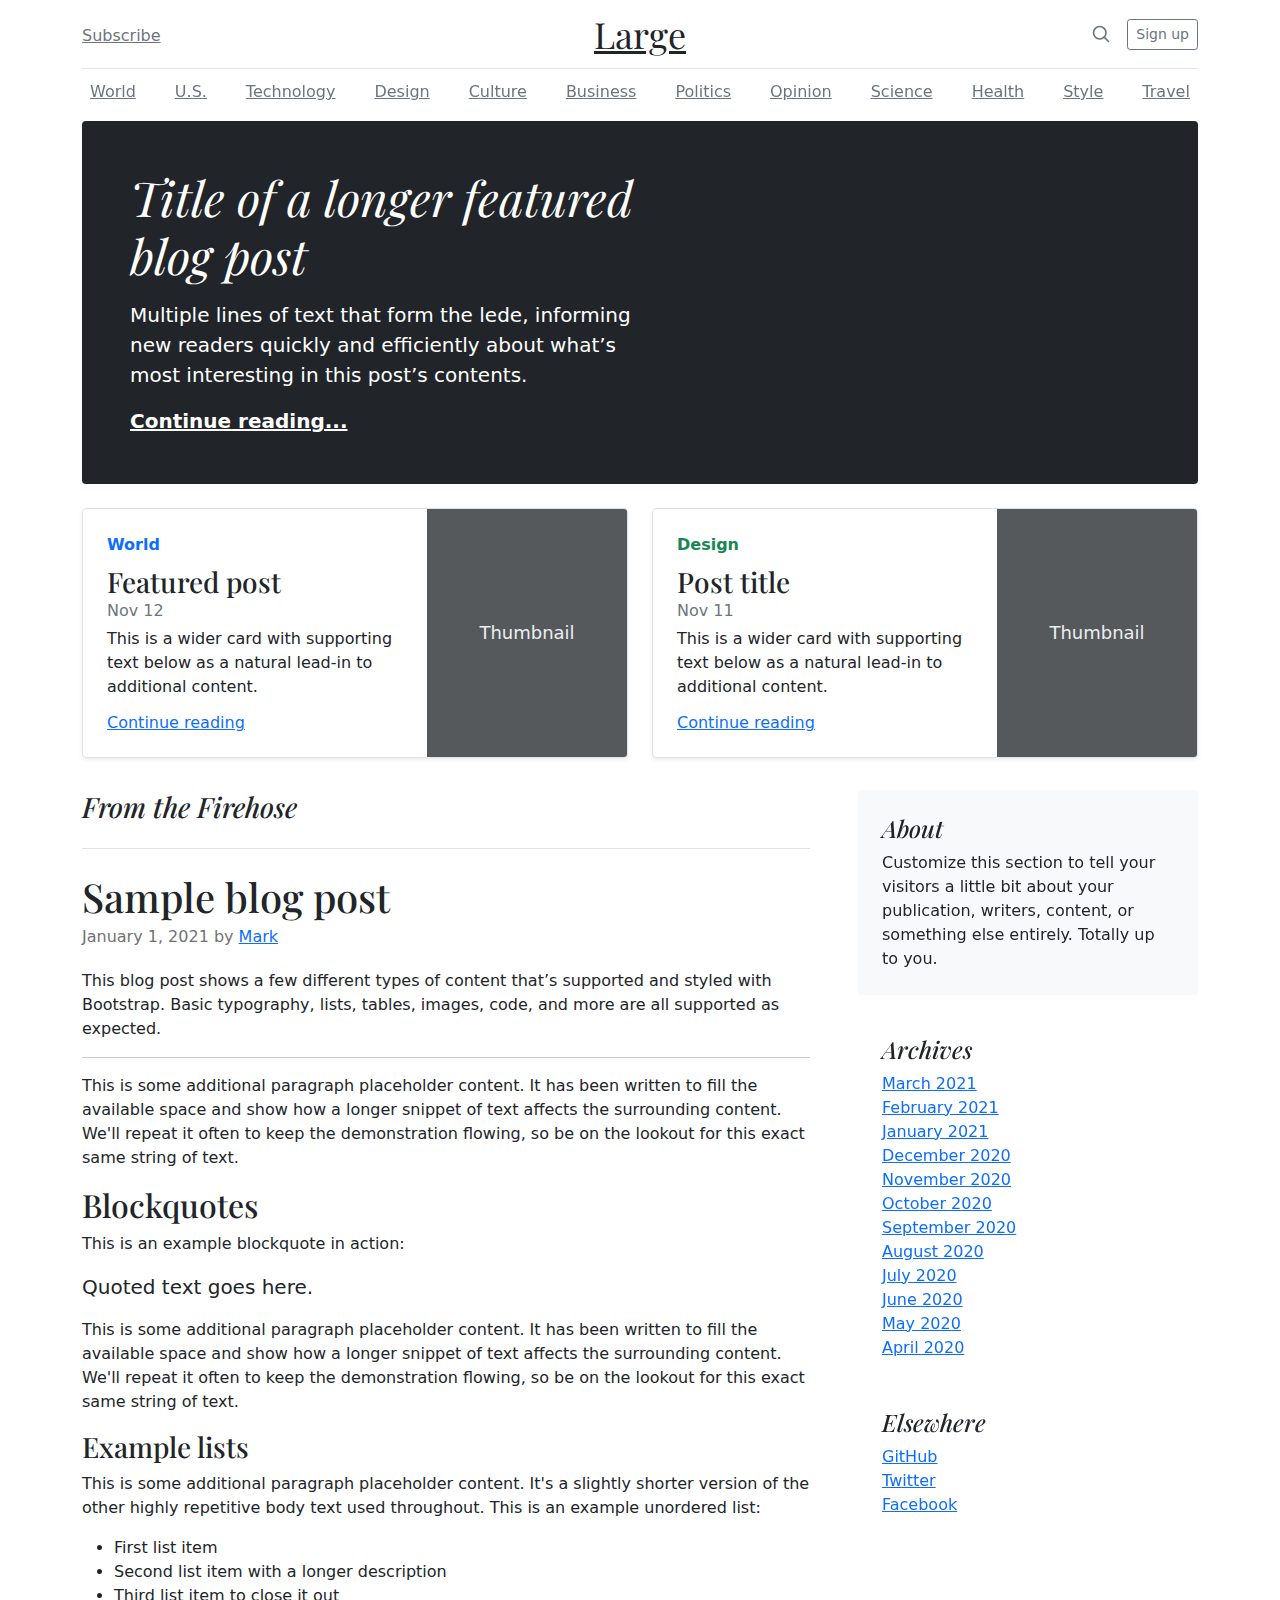
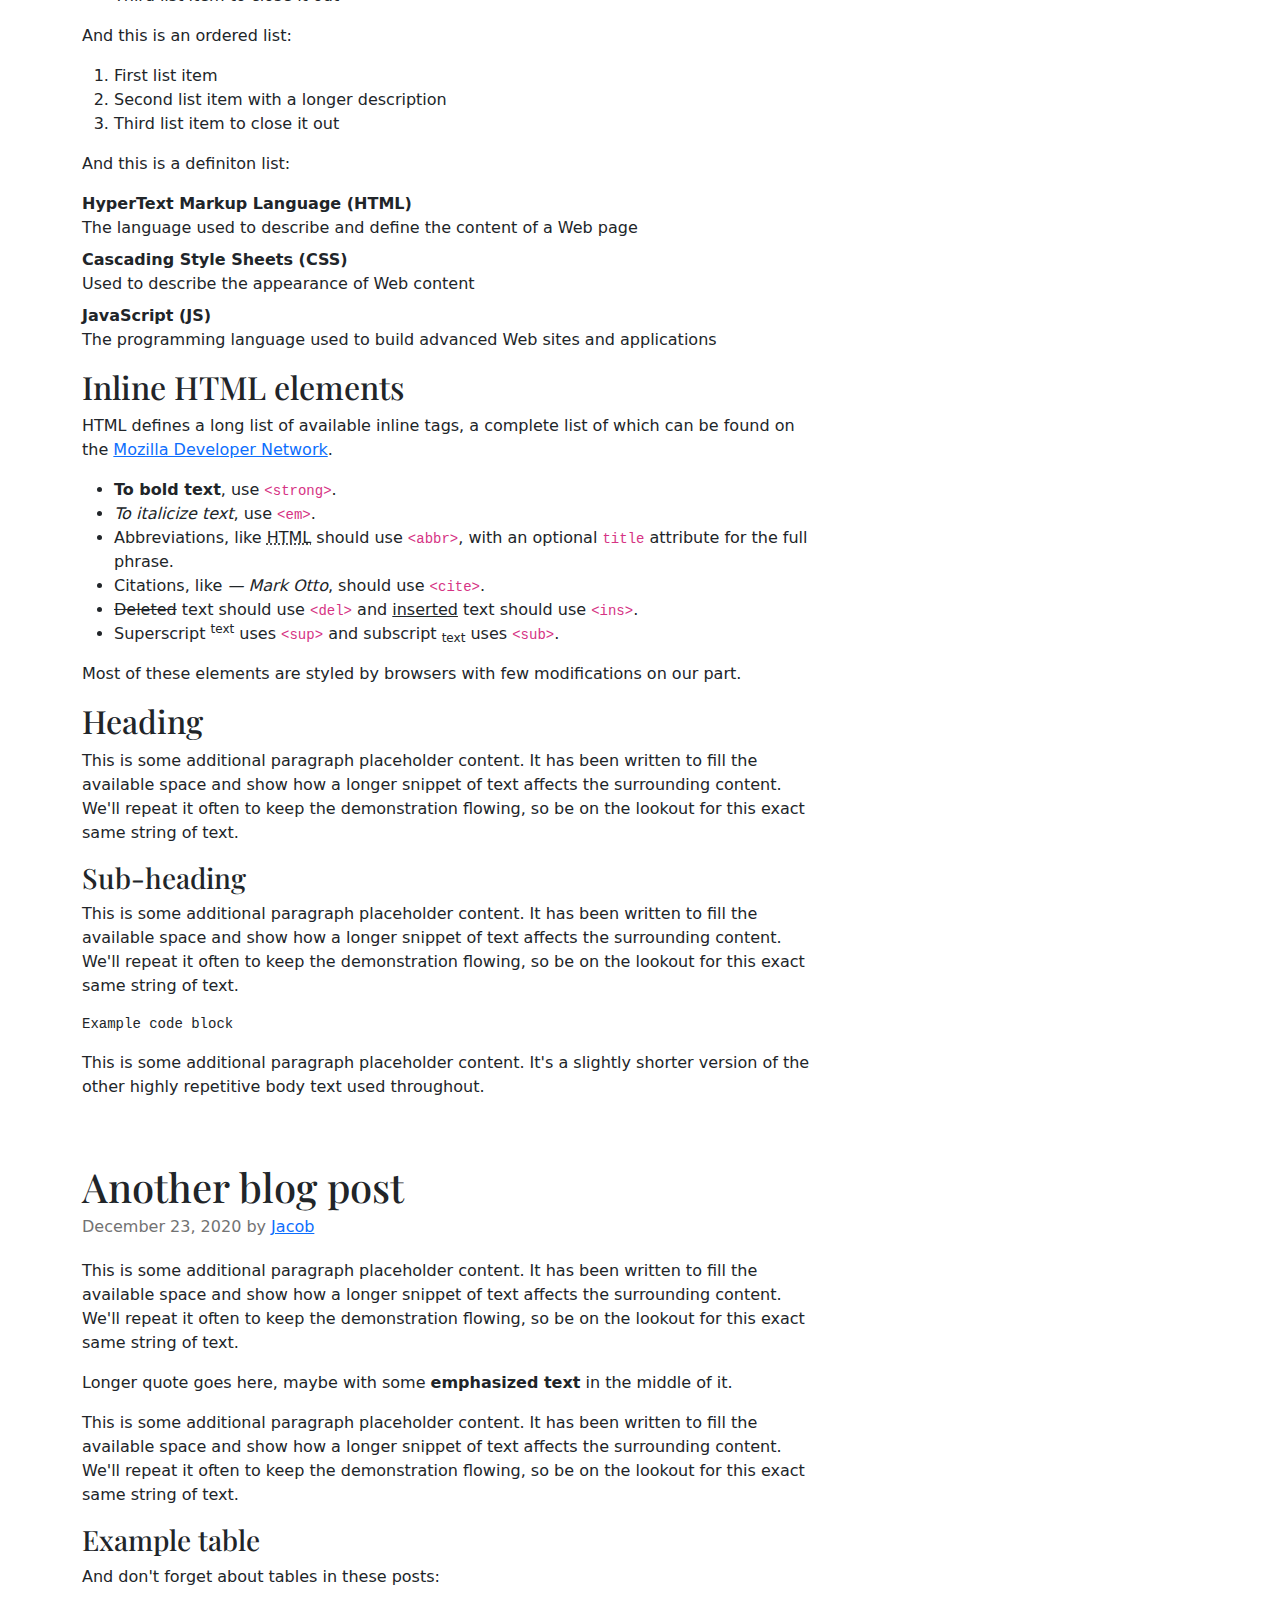
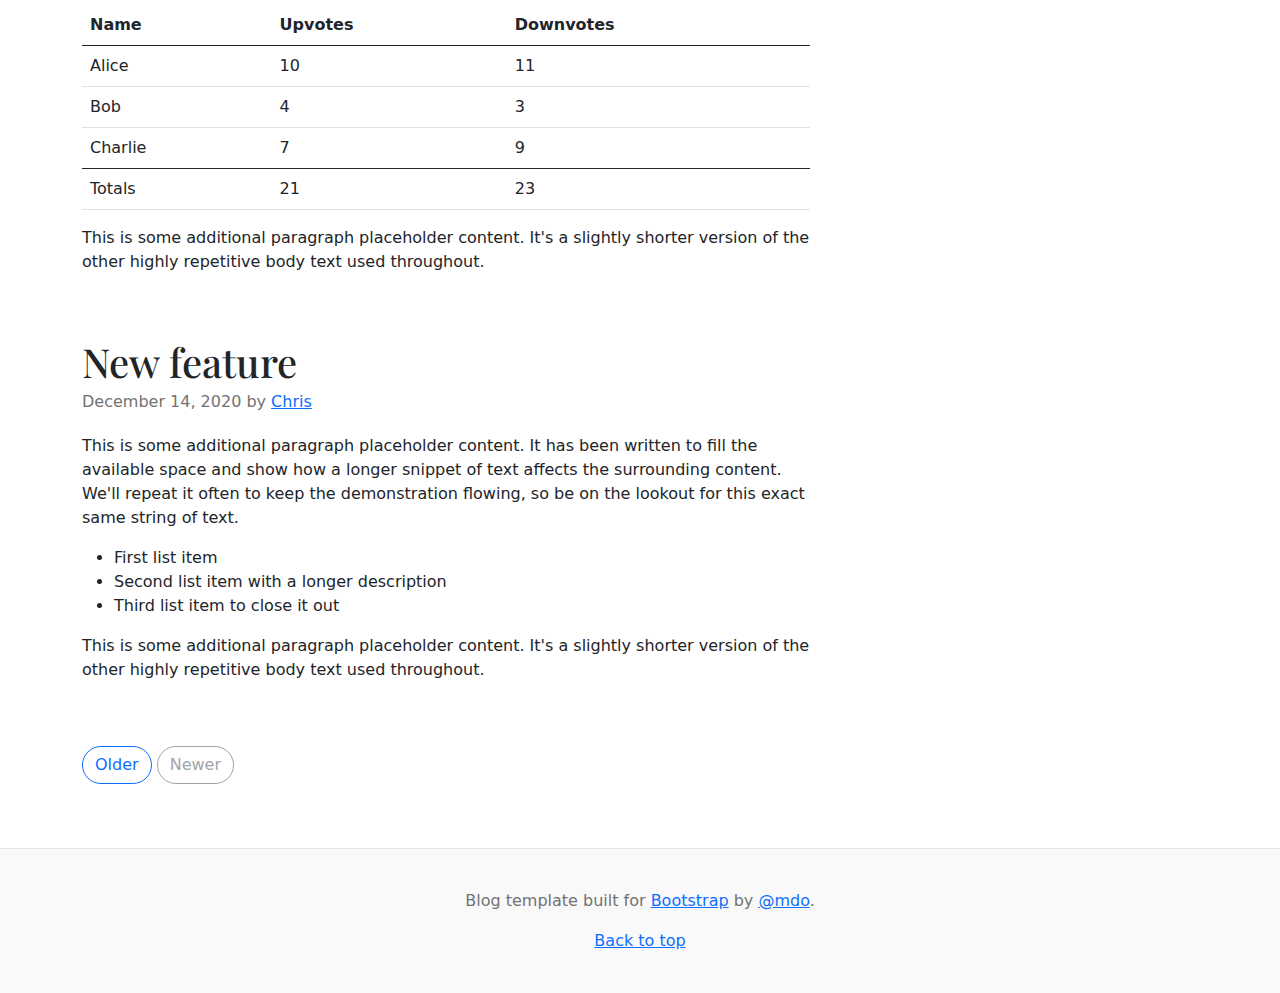
<file: bootstrap-5.0.2-examples/blog/index.html>
<!doctype html>
<html lang="en">
  <head>
    <meta charset="utf-8">
    <meta name="viewport" content="width=device-width, initial-scale=1">
    <meta name="description" content="">
    <meta name="author" content="Mark Otto, Jacob Thornton, and Bootstrap contributors">
    <meta name="generator" content="Hugo 0.84.0">
    <title>Blog Template · Bootstrap v5.0</title>

    <link rel="canonical" href="https://getbootstrap.com/docs/5.0/examples/blog/">

    

    <!-- Bootstrap core CSS -->
<link href="../assets/dist/css/bootstrap.min.css" rel="stylesheet">

    <style>
      .bd-placeholder-img {
        font-size: 1.125rem;
        text-anchor: middle;
        -webkit-user-select: none;
        -moz-user-select: none;
        user-select: none;
      }

      @media (min-width: 768px) {
        .bd-placeholder-img-lg {
          font-size: 3.5rem;
        }
      }
    </style>

    
    <!-- Custom styles for this template -->
    <link href="https://fonts.googleapis.com/css?family=Playfair&#43;Display:700,900&amp;display=swap" rel="stylesheet">
    <!-- Custom styles for this template -->
    <link href="blog.css" rel="stylesheet">
  </head>
  <body>
    
<div class="container">
  <header class="blog-header py-3">
    <div class="row flex-nowrap justify-content-between align-items-center">
      <div class="col-4 pt-1">
        <a class="link-secondary" href="#">Subscribe</a>
      </div>
      <div class="col-4 text-center">
        <a class="blog-header-logo text-dark" href="#">Large</a>
      </div>
      <div class="col-4 d-flex justify-content-end align-items-center">
        <a class="link-secondary" href="#" aria-label="Search">
          <svg xmlns="http://www.w3.org/2000/svg" width="20" height="20" fill="none" stroke="currentColor" stroke-linecap="round" stroke-linejoin="round" stroke-width="2" class="mx-3" role="img" viewBox="0 0 24 24"><title>Search</title><circle cx="10.5" cy="10.5" r="7.5"/><path d="M21 21l-5.2-5.2"/></svg>
        </a>
        <a class="btn btn-sm btn-outline-secondary" href="#">Sign up</a>
      </div>
    </div>
  </header>

  <div class="nav-scroller py-1 mb-2">
    <nav class="nav d-flex justify-content-between">
      <a class="p-2 link-secondary" href="#">World</a>
      <a class="p-2 link-secondary" href="#">U.S.</a>
      <a class="p-2 link-secondary" href="#">Technology</a>
      <a class="p-2 link-secondary" href="#">Design</a>
      <a class="p-2 link-secondary" href="#">Culture</a>
      <a class="p-2 link-secondary" href="#">Business</a>
      <a class="p-2 link-secondary" href="#">Politics</a>
      <a class="p-2 link-secondary" href="#">Opinion</a>
      <a class="p-2 link-secondary" href="#">Science</a>
      <a class="p-2 link-secondary" href="#">Health</a>
      <a class="p-2 link-secondary" href="#">Style</a>
      <a class="p-2 link-secondary" href="#">Travel</a>
    </nav>
  </div>
</div>

<main class="container">
  <div class="p-4 p-md-5 mb-4 text-white rounded bg-dark">
    <div class="col-md-6 px-0">
      <h1 class="display-4 fst-italic">Title of a longer featured blog post</h1>
      <p class="lead my-3">Multiple lines of text that form the lede, informing new readers quickly and efficiently about what’s most interesting in this post’s contents.</p>
      <p class="lead mb-0"><a href="#" class="text-white fw-bold">Continue reading...</a></p>
    </div>
  </div>

  <div class="row mb-2">
    <div class="col-md-6">
      <div class="row g-0 border rounded overflow-hidden flex-md-row mb-4 shadow-sm h-md-250 position-relative">
        <div class="col p-4 d-flex flex-column position-static">
          <strong class="d-inline-block mb-2 text-primary">World</strong>
          <h3 class="mb-0">Featured post</h3>
          <div class="mb-1 text-muted">Nov 12</div>
          <p class="card-text mb-auto">This is a wider card with supporting text below as a natural lead-in to additional content.</p>
          <a href="#" class="stretched-link">Continue reading</a>
        </div>
        <div class="col-auto d-none d-lg-block">
          <svg class="bd-placeholder-img" width="200" height="250" xmlns="http://www.w3.org/2000/svg" role="img" aria-label="Placeholder: Thumbnail" preserveAspectRatio="xMidYMid slice" focusable="false"><title>Placeholder</title><rect width="100%" height="100%" fill="#55595c"/><text x="50%" y="50%" fill="#eceeef" dy=".3em">Thumbnail</text></svg>

        </div>
      </div>
    </div>
    <div class="col-md-6">
      <div class="row g-0 border rounded overflow-hidden flex-md-row mb-4 shadow-sm h-md-250 position-relative">
        <div class="col p-4 d-flex flex-column position-static">
          <strong class="d-inline-block mb-2 text-success">Design</strong>
          <h3 class="mb-0">Post title</h3>
          <div class="mb-1 text-muted">Nov 11</div>
          <p class="mb-auto">This is a wider card with supporting text below as a natural lead-in to additional content.</p>
          <a href="#" class="stretched-link">Continue reading</a>
        </div>
        <div class="col-auto d-none d-lg-block">
          <svg class="bd-placeholder-img" width="200" height="250" xmlns="http://www.w3.org/2000/svg" role="img" aria-label="Placeholder: Thumbnail" preserveAspectRatio="xMidYMid slice" focusable="false"><title>Placeholder</title><rect width="100%" height="100%" fill="#55595c"/><text x="50%" y="50%" fill="#eceeef" dy=".3em">Thumbnail</text></svg>

        </div>
      </div>
    </div>
  </div>

  <div class="row g-5">
    <div class="col-md-8">
      <h3 class="pb-4 mb-4 fst-italic border-bottom">
        From the Firehose
      </h3>

      <article class="blog-post">
        <h2 class="blog-post-title">Sample blog post</h2>
        <p class="blog-post-meta">January 1, 2021 by <a href="#">Mark</a></p>

        <p>This blog post shows a few different types of content that’s supported and styled with Bootstrap. Basic typography, lists, tables, images, code, and more are all supported as expected.</p>
        <hr>
        <p>This is some additional paragraph placeholder content. It has been written to fill the available space and show how a longer snippet of text affects the surrounding content. We'll repeat it often to keep the demonstration flowing, so be on the lookout for this exact same string of text.</p>
        <h2>Blockquotes</h2>
        <p>This is an example blockquote in action:</p>
        <blockquote class="blockquote">
          <p>Quoted text goes here.</p>
        </blockquote>
        <p>This is some additional paragraph placeholder content. It has been written to fill the available space and show how a longer snippet of text affects the surrounding content. We'll repeat it often to keep the demonstration flowing, so be on the lookout for this exact same string of text.</p>
        <h3>Example lists</h3>
        <p>This is some additional paragraph placeholder content. It's a slightly shorter version of the other highly repetitive body text used throughout. This is an example unordered list:</p>
        <ul>
          <li>First list item</li>
          <li>Second list item with a longer description</li>
          <li>Third list item to close it out</li>
        </ul>
        <p>And this is an ordered list:</p>
        <ol>
          <li>First list item</li>
          <li>Second list item with a longer description</li>
          <li>Third list item to close it out</li>
        </ol>
        <p>And this is a definiton list:</p>
        <dl>
          <dt>HyperText Markup Language (HTML)</dt>
          <dd>The language used to describe and define the content of a Web page</dd>
          <dt>Cascading Style Sheets (CSS)</dt>
          <dd>Used to describe the appearance of Web content</dd>
          <dt>JavaScript (JS)</dt>
          <dd>The programming language used to build advanced Web sites and applications</dd>
        </dl>
        <h2>Inline HTML elements</h2>
        <p>HTML defines a long list of available inline tags, a complete list of which can be found on the <a href="https://developer.mozilla.org/en-US/docs/Web/HTML/Element">Mozilla Developer Network</a>.</p>
        <ul>
          <li><strong>To bold text</strong>, use <code class="language-plaintext highlighter-rouge">&lt;strong&gt;</code>.</li>
          <li><em>To italicize text</em>, use <code class="language-plaintext highlighter-rouge">&lt;em&gt;</code>.</li>
          <li>Abbreviations, like <abbr title="HyperText Markup Langage">HTML</abbr> should use <code class="language-plaintext highlighter-rouge">&lt;abbr&gt;</code>, with an optional <code class="language-plaintext highlighter-rouge">title</code> attribute for the full phrase.</li>
          <li>Citations, like <cite>— Mark Otto</cite>, should use <code class="language-plaintext highlighter-rouge">&lt;cite&gt;</code>.</li>
          <li><del>Deleted</del> text should use <code class="language-plaintext highlighter-rouge">&lt;del&gt;</code> and <ins>inserted</ins> text should use <code class="language-plaintext highlighter-rouge">&lt;ins&gt;</code>.</li>
          <li>Superscript <sup>text</sup> uses <code class="language-plaintext highlighter-rouge">&lt;sup&gt;</code> and subscript <sub>text</sub> uses <code class="language-plaintext highlighter-rouge">&lt;sub&gt;</code>.</li>
        </ul>
        <p>Most of these elements are styled by browsers with few modifications on our part.</p>
        <h2>Heading</h2>
        <p>This is some additional paragraph placeholder content. It has been written to fill the available space and show how a longer snippet of text affects the surrounding content. We'll repeat it often to keep the demonstration flowing, so be on the lookout for this exact same string of text.</p>
        <h3>Sub-heading</h3>
        <p>This is some additional paragraph placeholder content. It has been written to fill the available space and show how a longer snippet of text affects the surrounding content. We'll repeat it often to keep the demonstration flowing, so be on the lookout for this exact same string of text.</p>
        <pre><code>Example code block</code></pre>
        <p>This is some additional paragraph placeholder content. It's a slightly shorter version of the other highly repetitive body text used throughout.</p>
      </article>

      <article class="blog-post">
        <h2 class="blog-post-title">Another blog post</h2>
        <p class="blog-post-meta">December 23, 2020 by <a href="#">Jacob</a></p>

        <p>This is some additional paragraph placeholder content. It has been written to fill the available space and show how a longer snippet of text affects the surrounding content. We'll repeat it often to keep the demonstration flowing, so be on the lookout for this exact same string of text.</p>
        <blockquote>
          <p>Longer quote goes here, maybe with some <strong>emphasized text</strong> in the middle of it.</p>
        </blockquote>
        <p>This is some additional paragraph placeholder content. It has been written to fill the available space and show how a longer snippet of text affects the surrounding content. We'll repeat it often to keep the demonstration flowing, so be on the lookout for this exact same string of text.</p>
        <h3>Example table</h3>
        <p>And don't forget about tables in these posts:</p>
        <table class="table">
          <thead>
            <tr>
              <th>Name</th>
              <th>Upvotes</th>
              <th>Downvotes</th>
            </tr>
          </thead>
          <tbody>
            <tr>
              <td>Alice</td>
              <td>10</td>
              <td>11</td>
            </tr>
            <tr>
              <td>Bob</td>
              <td>4</td>
              <td>3</td>
            </tr>
            <tr>
              <td>Charlie</td>
              <td>7</td>
              <td>9</td>
            </tr>
          </tbody>
          <tfoot>
            <tr>
              <td>Totals</td>
              <td>21</td>
              <td>23</td>
            </tr>
          </tfoot>
        </table>

        <p>This is some additional paragraph placeholder content. It's a slightly shorter version of the other highly repetitive body text used throughout.</p>
      </article>

      <article class="blog-post">
        <h2 class="blog-post-title">New feature</h2>
        <p class="blog-post-meta">December 14, 2020 by <a href="#">Chris</a></p>

        <p>This is some additional paragraph placeholder content. It has been written to fill the available space and show how a longer snippet of text affects the surrounding content. We'll repeat it often to keep the demonstration flowing, so be on the lookout for this exact same string of text.</p>
        <ul>
          <li>First list item</li>
          <li>Second list item with a longer description</li>
          <li>Third list item to close it out</li>
        </ul>
        <p>This is some additional paragraph placeholder content. It's a slightly shorter version of the other highly repetitive body text used throughout.</p>
      </article>

      <nav class="blog-pagination" aria-label="Pagination">
        <a class="btn btn-outline-primary" href="#">Older</a>
        <a class="btn btn-outline-secondary disabled" href="#" tabindex="-1" aria-disabled="true">Newer</a>
      </nav>

    </div>

    <div class="col-md-4">
      <div class="position-sticky" style="top: 2rem;">
        <div class="p-4 mb-3 bg-light rounded">
          <h4 class="fst-italic">About</h4>
          <p class="mb-0">Customize this section to tell your visitors a little bit about your publication, writers, content, or something else entirely. Totally up to you.</p>
        </div>

        <div class="p-4">
          <h4 class="fst-italic">Archives</h4>
          <ol class="list-unstyled mb-0">
            <li><a href="#">March 2021</a></li>
            <li><a href="#">February 2021</a></li>
            <li><a href="#">January 2021</a></li>
            <li><a href="#">December 2020</a></li>
            <li><a href="#">November 2020</a></li>
            <li><a href="#">October 2020</a></li>
            <li><a href="#">September 2020</a></li>
            <li><a href="#">August 2020</a></li>
            <li><a href="#">July 2020</a></li>
            <li><a href="#">June 2020</a></li>
            <li><a href="#">May 2020</a></li>
            <li><a href="#">April 2020</a></li>
          </ol>
        </div>

        <div class="p-4">
          <h4 class="fst-italic">Elsewhere</h4>
          <ol class="list-unstyled">
            <li><a href="#">GitHub</a></li>
            <li><a href="#">Twitter</a></li>
            <li><a href="#">Facebook</a></li>
          </ol>
        </div>
      </div>
    </div>
  </div>

</main>

<footer class="blog-footer">
  <p>Blog template built for <a href="https://getbootstrap.com/">Bootstrap</a> by <a href="https://twitter.com/mdo">@mdo</a>.</p>
  <p>
    <a href="#">Back to top</a>
  </p>
</footer>


    
  </body>
</html>
</file>
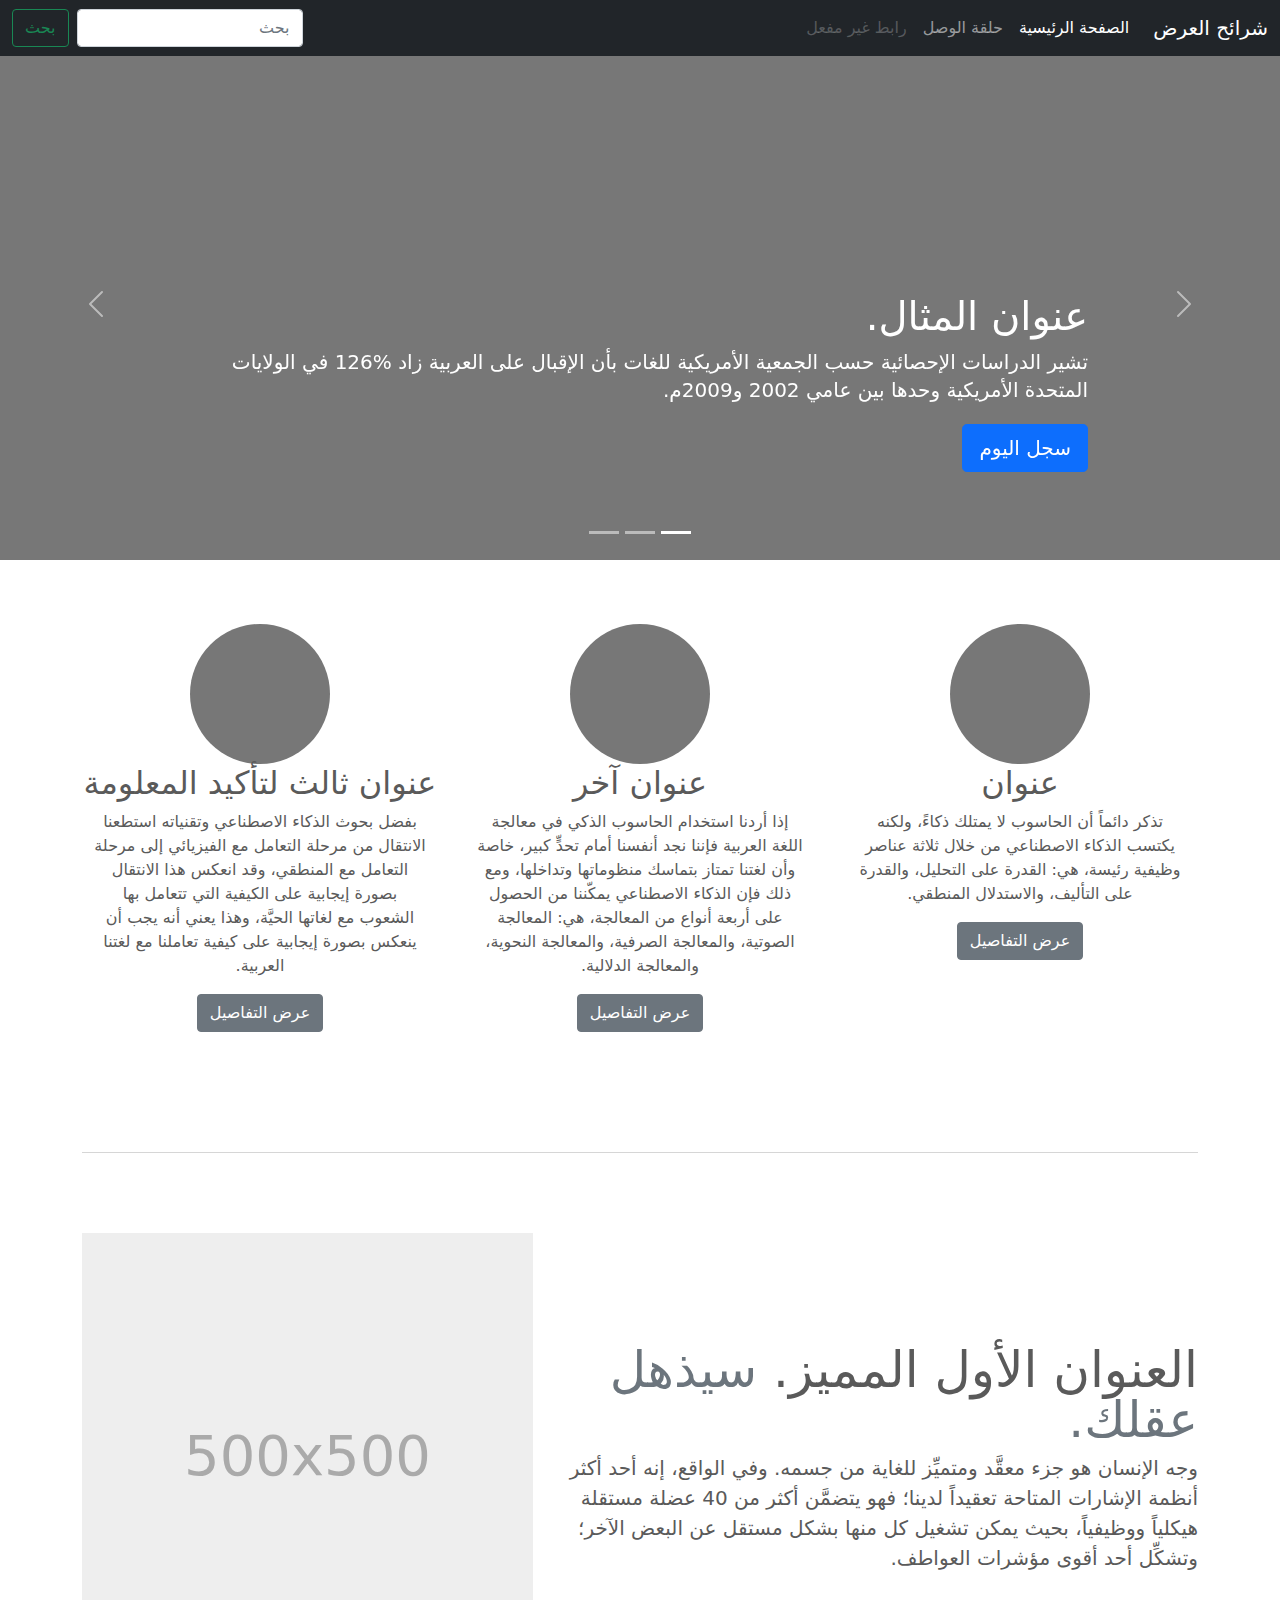
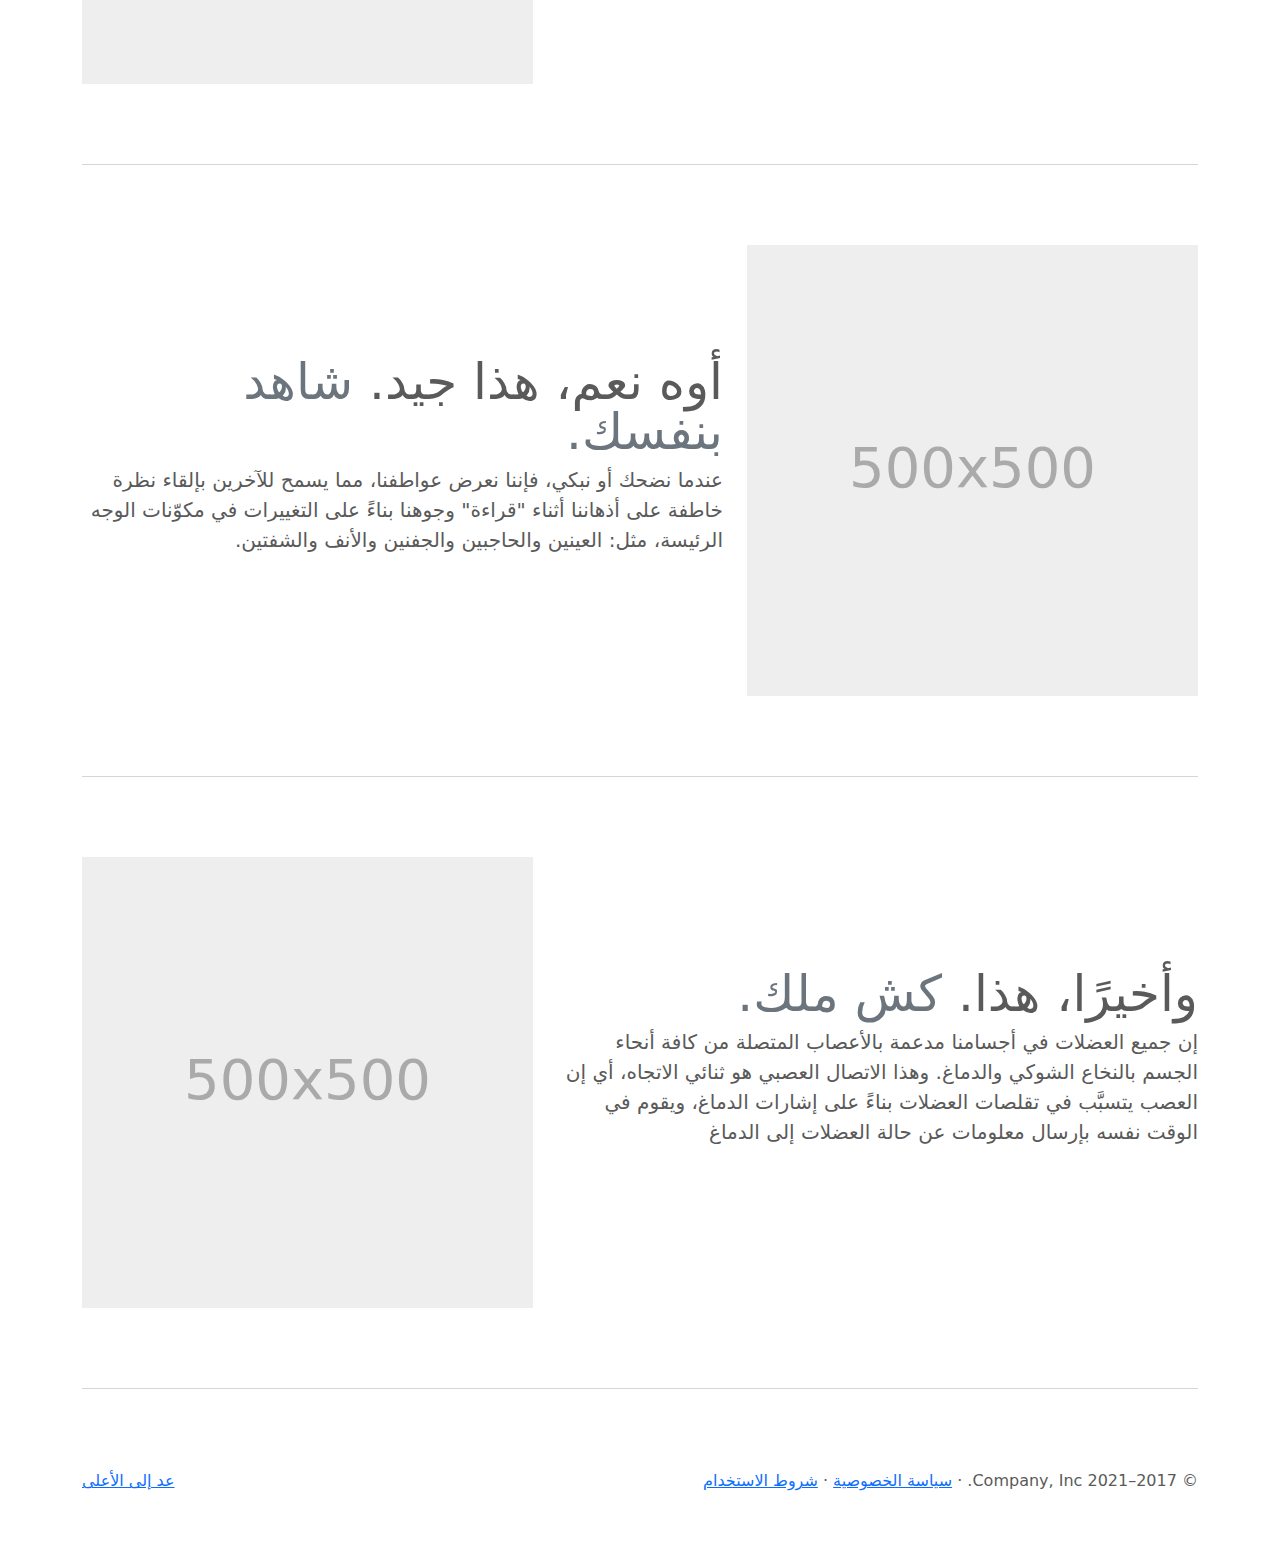
<file: bootstrap-5.0.2-examples/carousel-rtl/index.html>
<!doctype html>
<html lang="ar" dir="rtl">
  <head>
    <meta charset="utf-8">
    <meta name="viewport" content="width=device-width, initial-scale=1">
    <meta name="description" content="">
    <meta name="author" content="Mark Otto, Jacob Thornton, and Bootstrap contributors">
    <meta name="generator" content="Hugo 0.84.0">
    <title>قالب  شرائح العرض · Bootstrap v5.0</title>

    <link rel="canonical" href="https://getbootstrap.com/docs/5.0/examples/carousel-rtl/">

    

    <!-- Bootstrap core CSS -->
<link href="../assets/dist/css/bootstrap.rtl.min.css" rel="stylesheet">

    <style>
      .bd-placeholder-img {
        font-size: 1.125rem;
        text-anchor: middle;
        -webkit-user-select: none;
        -moz-user-select: none;
        user-select: none;
      }

      @media (min-width: 768px) {
        .bd-placeholder-img-lg {
          font-size: 3.5rem;
        }
      }
    </style>

    
    <!-- Custom styles for this template -->
    <link href="../carousel/carousel.rtl.css" rel="stylesheet">
  </head>
  <body>
    
<header>
  <nav class="navbar navbar-expand-md navbar-dark fixed-top bg-dark">
    <div class="container-fluid">
      <a class="navbar-brand" href="#">شرائح العرض</a>
      <button class="navbar-toggler" type="button" data-bs-toggle="collapse" data-bs-target="#navbarCollapse" aria-controls="navbarCollapse" aria-expanded="false" aria-label="تبديل التنقل">
        <span class="navbar-toggler-icon"></span>
      </button>
      <div class="collapse navbar-collapse" id="navbarCollapse">
        <ul class="navbar-nav me-auto mb-2 mb-md-0">
          <li class="nav-item">
            <a class="nav-link active" aria-current="page" href="#">الصفحة الرئيسية</a>
          </li>
          <li class="nav-item">
            <a class="nav-link" href="#">حلقة الوصل</a>
          </li>
          <li class="nav-item">
            <a class="nav-link disabled" href="#" tabindex="-1" aria-disabled="true">رابط غير مفعل</a>
          </li>
        </ul>
        <form class="d-flex">
          <input class="form-control me-2" type="search" placeholder="بحث" aria-label="بحث">
          <button class="btn btn-outline-success" type="submit">بحث</button>
        </form>
      </div>
    </div>
  </nav>
</header>

<main>

  <div id="myCarousel" class="carousel slide" data-bs-ride="carousel">
    <div class="carousel-indicators">
      <button type="button" data-bs-target="#myCarousel" data-bs-slide-to="0" class="active" aria-current="true" aria-label="Slide 1"></button>
      <button type="button" data-bs-target="#myCarousel" data-bs-slide-to="1" aria-label="Slide 2"></button>
      <button type="button" data-bs-target="#myCarousel" data-bs-slide-to="2" aria-label="Slide 3"></button>
    </div>
    <div class="carousel-inner">
      <div class="carousel-item active">
        <svg class="bd-placeholder-img" width="100%" height="100%" xmlns="http://www.w3.org/2000/svg" aria-hidden="true" preserveAspectRatio="xMidYMid slice" focusable="false"><rect width="100%" height="100%" fill="#777"/></svg>

        <div class="container">
          <div class="carousel-caption text-start">
            <h1>عنوان المثال.</h1>
            <p>تشير الدراسات الإحصائية حسب الجمعية الأمريكية للغات بأن الإقبال على العربية زاد %126 في الولايات المتحدة الأمريكية وحدها بين عامي 2002 و2009م.</p>
            <p><a class="btn btn-lg btn-primary" href="#">سجل اليوم</a></p>
          </div>
        </div>
      </div>
      <div class="carousel-item">
        <svg class="bd-placeholder-img" width="100%" height="100%" xmlns="http://www.w3.org/2000/svg" aria-hidden="true" preserveAspectRatio="xMidYMid slice" focusable="false"><rect width="100%" height="100%" fill="#777"/></svg>

        <div class="container">
          <div class="carousel-caption">
            <h1>عنوان مثال آخر.</h1>
            <p>حسب المجلس الثقافي البريطاني فإن تعليم الإنجليزية داخل بريطانيا يسهم في تعزيز اقتصادها بما يتجاوز ملياري جنيه سنوياً، كما أنه وفر أكثر من 26 ألف وظيفة.</p>
            <p><a class="btn btn-lg btn-primary" href="#">أعرف أكثر</a></p>
          </div>
        </div>
      </div>
      <div class="carousel-item">
        <svg class="bd-placeholder-img" width="100%" height="100%" xmlns="http://www.w3.org/2000/svg" aria-hidden="true" preserveAspectRatio="xMidYMid slice" focusable="false"><rect width="100%" height="100%" fill="#777"/></svg>

        <div class="container">
          <div class="carousel-caption text-end">
            <h1>واحد أكثر لقياس جيد.</h1>
            <p>الإحصاءات لحجم الاستثمار اللغوي خارج بريطانيا تتفاوت من سنة لأخرى إلا أن المدير التنفيذي للمجلس الثقافي البريطاني إدي بايرز يرى أن استثمار تعليم الإنجليزية في الخارج لا يحسب على المستوى المالي فحسب بل على المستوى السياسي أيضاً.</p>
            <p><a class="btn btn-lg btn-primary" href="#">تصفح المعرض</a></p>
          </div>
        </div>
      </div>
    </div>
    <button class="carousel-control-prev" type="button" data-bs-target="#myCarousel" data-bs-slide="prev">
      <span class="carousel-control-prev-icon" aria-hidden="true"></span>
      <span class="visually-hidden">السابق</span>
    </button>
    <button class="carousel-control-next" type="button" data-bs-target="#myCarousel" data-bs-slide="next">
      <span class="carousel-control-next-icon" aria-hidden="true"></span>
      <span class="visually-hidden">التالي</span>
    </button>
  </div>


  <!-- Marketing messaging and featurettes
  ================================================== -->
  <!-- Wrap the rest of the page in another container to center all the content. -->

  <div class="container marketing">

    <!-- Three columns of text below the carousel -->
    <div class="row">
      <div class="col-lg-4">
        <svg class="bd-placeholder-img rounded-circle" width="140" height="140" xmlns="http://www.w3.org/2000/svg" role="img" aria-label="Placeholder: 140x140" preserveAspectRatio="xMidYMid slice" focusable="false"><title>Placeholder</title><rect width="100%" height="100%" fill="#777"/><text x="50%" y="50%" fill="#777" dy=".3em">140x140</text></svg>

        <h2>عنوان</h2>
        <p>تذكر دائماً أن الحاسوب لا يمتلك ذكاءً، ولكنه يكتسب الذكاء الاصطناعي من خلال ثلاثة عناصر وظيفية رئيسة، هي: القدرة على التحليل، والقدرة على التأليف، والاستدلال المنطقي.</p>
        <p><a class="btn btn-secondary" href="#">عرض التفاصيل</a></p>
      </div><!-- /.col-lg-4 -->
      <div class="col-lg-4">
        <svg class="bd-placeholder-img rounded-circle" width="140" height="140" xmlns="http://www.w3.org/2000/svg" role="img" aria-label="Placeholder: 140x140" preserveAspectRatio="xMidYMid slice" focusable="false"><title>Placeholder</title><rect width="100%" height="100%" fill="#777"/><text x="50%" y="50%" fill="#777" dy=".3em">140x140</text></svg>

        <h2>عنوان آخر</h2>
        <p>إذا أردنا استخدام الحاسوب الذكي في معالجة اللغة العربية فإننا نجد أنفسنا أمام تحدٍّ كبير، خاصة وأن لغتنا تمتاز بتماسك منظوماتها وتداخلها، ومع ذلك فإن الذكاء الاصطناعي يمكّننا من الحصول على أربعة أنواع من المعالجة، هي: المعالجة الصوتية، والمعالجة الصرفية، والمعالجة النحوية، والمعالجة الدلالية.</p>
        <p><a class="btn btn-secondary" href="#">عرض التفاصيل</a></p>
      </div><!-- /.col-lg-4 -->
      <div class="col-lg-4">
        <svg class="bd-placeholder-img rounded-circle" width="140" height="140" xmlns="http://www.w3.org/2000/svg" role="img" aria-label="Placeholder: 140x140" preserveAspectRatio="xMidYMid slice" focusable="false"><title>Placeholder</title><rect width="100%" height="100%" fill="#777"/><text x="50%" y="50%" fill="#777" dy=".3em">140x140</text></svg>

        <h2>عنوان ثالث لتأكيد المعلومة</h2>
        <p>بفضل بحوث الذكاء الاصطناعي وتقنياته استطعنا الانتقال من مرحلة التعامل مع الفيزيائي إلى مرحلة التعامل مع المنطقي، وقد انعكس هذا الانتقال بصورة إيجابية على الكيفية التي تتعامل بها الشعوب مع لغاتها الحيَّة، وهذا يعني أنه يجب أن ينعكس بصورة إيجابية على كيفية تعاملنا مع لغتنا العربية.</p>
        <p><a class="btn btn-secondary" href="#">عرض التفاصيل</a></p>
      </div><!-- /.col-lg-4 -->
    </div><!-- /.row -->


    <!-- START THE FEATURETTES -->

    <hr class="featurette-divider">

    <div class="row featurette">
      <div class="col-md-7">
        <h2 class="featurette-heading">العنوان الأول المميز. <span class="text-muted"> سيذهل عقلك. </span></h2>
        <p class="lead">وجه الإنسان هو جزء معقَّد ومتميِّز للغاية من جسمه. وفي الواقع، إنه أحد أكثر أنظمة الإشارات المتاحة تعقيداً لدينا؛ فهو يتضمَّن أكثر من 40 عضلة مستقلة هيكلياً ووظيفياً، بحيث يمكن تشغيل كل منها بشكل مستقل عن البعض الآخر؛ وتشكِّل أحد أقوى مؤشرات العواطف.</p>
      </div>
      <div class="col-md-5">
        <svg class="bd-placeholder-img bd-placeholder-img-lg featurette-image img-fluid mx-auto" width="500" height="500" xmlns="http://www.w3.org/2000/svg" role="img" aria-label="Placeholder: 500x500" preserveAspectRatio="xMidYMid slice" focusable="false"><title>Placeholder</title><rect width="100%" height="100%" fill="#eee"/><text x="50%" y="50%" fill="#aaa" dy=".3em">500x500</text></svg>

      </div>
    </div>

    <hr class="featurette-divider">

    <div class="row featurette">
      <div class="col-md-7 order-md-2">
        <h2 class="featurette-heading">أوه نعم، هذا جيد. <span class="text-muted"> شاهد بنفسك. </span></h2>
        <p class="lead">عندما نضحك أو نبكي، فإننا نعرض عواطفنا، مما يسمح للآخرين بإلقاء نظرة خاطفة على أذهاننا أثناء "قراءة" وجوهنا بناءً على التغييرات في مكوّنات الوجه الرئيسة، مثل: العينين والحاجبين والجفنين والأنف والشفتين.</p>
      </div>
      <div class="col-md-5 order-md-1">
        <svg class="bd-placeholder-img bd-placeholder-img-lg featurette-image img-fluid mx-auto" width="500" height="500" xmlns="http://www.w3.org/2000/svg" role="img" aria-label="Placeholder: 500x500" preserveAspectRatio="xMidYMid slice" focusable="false"><title>Placeholder</title><rect width="100%" height="100%" fill="#eee"/><text x="50%" y="50%" fill="#aaa" dy=".3em">500x500</text></svg>

      </div>
    </div>

    <hr class="featurette-divider">

    <div class="row featurette">
      <div class="col-md-7">
        <h2 class="featurette-heading">وأخيرًا، هذا. <span class="text-muted"> كش ملك. </span></h2>
        <p class="lead">إن جميع العضلات في أجسامنا مدعمة بالأعصاب المتصلة من كافة أنحاء الجسم بالنخاع الشوكي والدماغ. وهذا الاتصال العصبي هو ثنائي الاتجاه، أي إن العصب يتسبَّب في تقلصات العضلات بناءً على إشارات الدماغ، ويقوم في الوقت نفسه بإرسال معلومات عن حالة العضلات إلى الدماغ</p>
      </div>
      <div class="col-md-5">
        <svg class="bd-placeholder-img bd-placeholder-img-lg featurette-image img-fluid mx-auto" width="500" height="500" xmlns="http://www.w3.org/2000/svg" role="img" aria-label="Placeholder: 500x500" preserveAspectRatio="xMidYMid slice" focusable="false"><title>Placeholder</title><rect width="100%" height="100%" fill="#eee"/><text x="50%" y="50%" fill="#aaa" dy=".3em">500x500</text></svg>

      </div>
    </div>

    <hr class="featurette-divider">

    <!-- /END THE FEATURETTES -->

  </div><!-- /.container -->


  <!-- FOOTER -->
  <footer class="container">
    <p class="float-end"><a href="#">عد إلى الأعلى</a></p>
    <p>&copy; 2017–2021 Company, Inc. &middot; <a href="#">سياسة الخصوصية</a> &middot; <a href="#">شروط الاستخدام</a></p>
  </footer>
</main>


    <script src="../assets/dist/js/bootstrap.bundle.min.js"></script>

      
  </body>
</html>
</file>
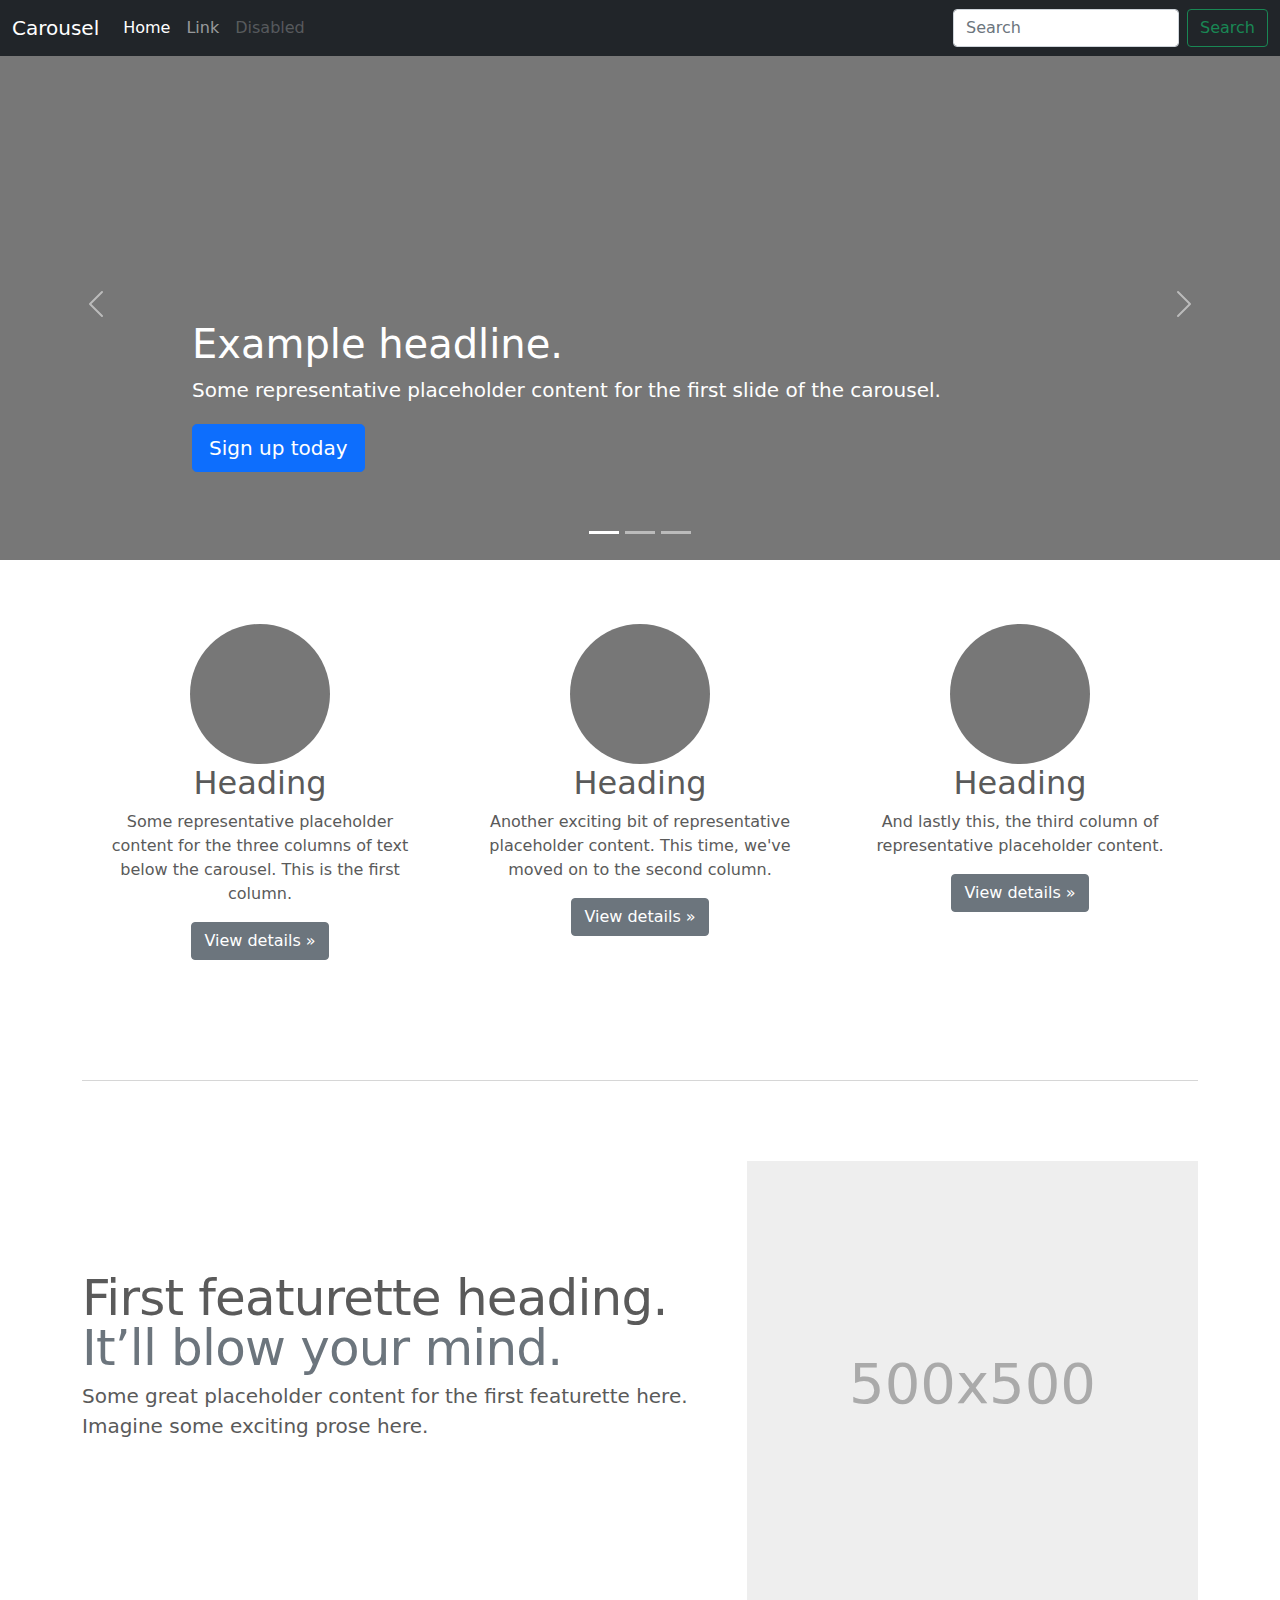
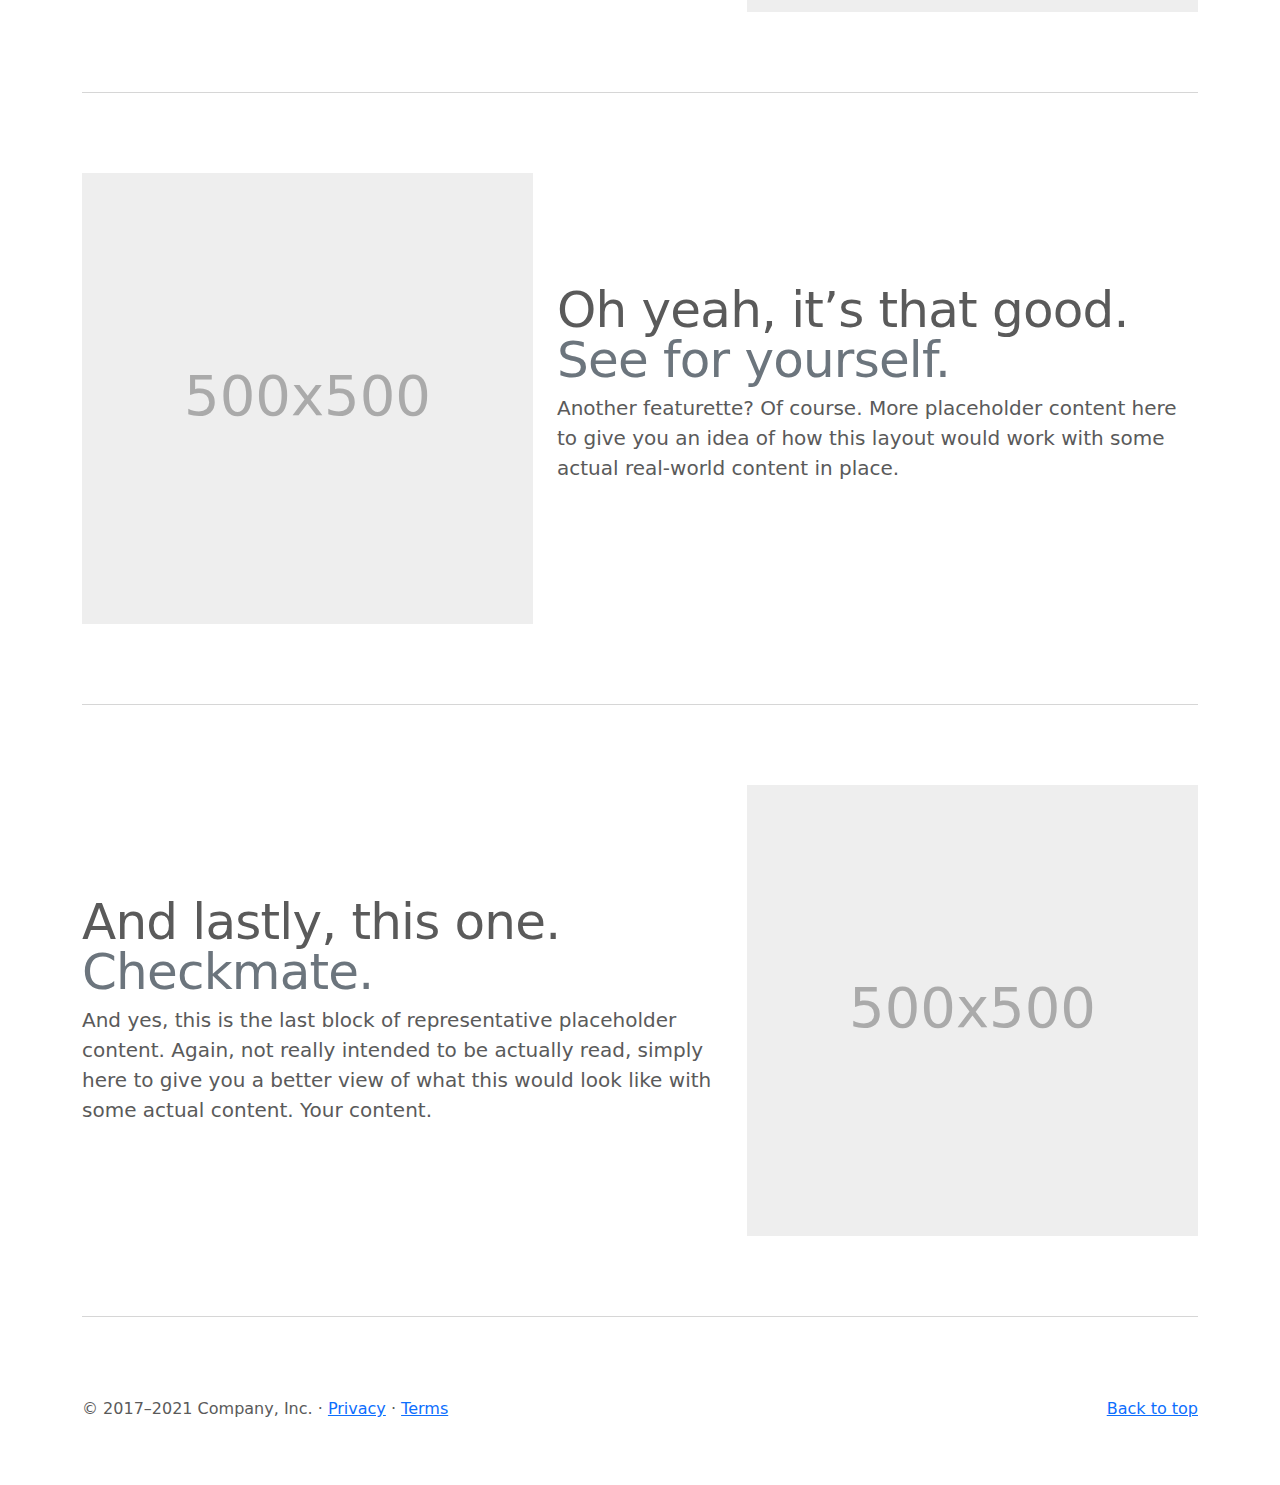
<file: bootstrap-5.0.2-examples/carousel/index.html>
<!doctype html>
<html lang="en">
  <head>
    <meta charset="utf-8">
    <meta name="viewport" content="width=device-width, initial-scale=1">
    <meta name="description" content="">
    <meta name="author" content="Mark Otto, Jacob Thornton, and Bootstrap contributors">
    <meta name="generator" content="Hugo 0.84.0">
    <title>Carousel Template · Bootstrap v5.0</title>

    <link rel="canonical" href="https://getbootstrap.com/docs/5.0/examples/carousel/">

    

    <!-- Bootstrap core CSS -->
<link href="../assets/dist/css/bootstrap.min.css" rel="stylesheet">

    <style>
      .bd-placeholder-img {
        font-size: 1.125rem;
        text-anchor: middle;
        -webkit-user-select: none;
        -moz-user-select: none;
        user-select: none;
      }

      @media (min-width: 768px) {
        .bd-placeholder-img-lg {
          font-size: 3.5rem;
        }
      }
    </style>

    
    <!-- Custom styles for this template -->
    <link href="carousel.css" rel="stylesheet">
  </head>
  <body>
    
<header>
  <nav class="navbar navbar-expand-md navbar-dark fixed-top bg-dark">
    <div class="container-fluid">
      <a class="navbar-brand" href="#">Carousel</a>
      <button class="navbar-toggler" type="button" data-bs-toggle="collapse" data-bs-target="#navbarCollapse" aria-controls="navbarCollapse" aria-expanded="false" aria-label="Toggle navigation">
        <span class="navbar-toggler-icon"></span>
      </button>
      <div class="collapse navbar-collapse" id="navbarCollapse">
        <ul class="navbar-nav me-auto mb-2 mb-md-0">
          <li class="nav-item">
            <a class="nav-link active" aria-current="page" href="#">Home</a>
          </li>
          <li class="nav-item">
            <a class="nav-link" href="#">Link</a>
          </li>
          <li class="nav-item">
            <a class="nav-link disabled" href="#" tabindex="-1" aria-disabled="true">Disabled</a>
          </li>
        </ul>
        <form class="d-flex">
          <input class="form-control me-2" type="search" placeholder="Search" aria-label="Search">
          <button class="btn btn-outline-success" type="submit">Search</button>
        </form>
      </div>
    </div>
  </nav>
</header>

<main>

  <div id="myCarousel" class="carousel slide" data-bs-ride="carousel">
    <div class="carousel-indicators">
      <button type="button" data-bs-target="#myCarousel" data-bs-slide-to="0" class="active" aria-current="true" aria-label="Slide 1"></button>
      <button type="button" data-bs-target="#myCarousel" data-bs-slide-to="1" aria-label="Slide 2"></button>
      <button type="button" data-bs-target="#myCarousel" data-bs-slide-to="2" aria-label="Slide 3"></button>
    </div>
    <div class="carousel-inner">
      <div class="carousel-item active">
        <svg class="bd-placeholder-img" width="100%" height="100%" xmlns="http://www.w3.org/2000/svg" aria-hidden="true" preserveAspectRatio="xMidYMid slice" focusable="false"><rect width="100%" height="100%" fill="#777"/></svg>

        <div class="container">
          <div class="carousel-caption text-start">
            <h1>Example headline.</h1>
            <p>Some representative placeholder content for the first slide of the carousel.</p>
            <p><a class="btn btn-lg btn-primary" href="#">Sign up today</a></p>
          </div>
        </div>
      </div>
      <div class="carousel-item">
        <svg class="bd-placeholder-img" width="100%" height="100%" xmlns="http://www.w3.org/2000/svg" aria-hidden="true" preserveAspectRatio="xMidYMid slice" focusable="false"><rect width="100%" height="100%" fill="#777"/></svg>

        <div class="container">
          <div class="carousel-caption">
            <h1>Another example headline.</h1>
            <p>Some representative placeholder content for the second slide of the carousel.</p>
            <p><a class="btn btn-lg btn-primary" href="#">Learn more</a></p>
          </div>
        </div>
      </div>
      <div class="carousel-item">
        <svg class="bd-placeholder-img" width="100%" height="100%" xmlns="http://www.w3.org/2000/svg" aria-hidden="true" preserveAspectRatio="xMidYMid slice" focusable="false"><rect width="100%" height="100%" fill="#777"/></svg>

        <div class="container">
          <div class="carousel-caption text-end">
            <h1>One more for good measure.</h1>
            <p>Some representative placeholder content for the third slide of this carousel.</p>
            <p><a class="btn btn-lg btn-primary" href="#">Browse gallery</a></p>
          </div>
        </div>
      </div>
    </div>
    <button class="carousel-control-prev" type="button" data-bs-target="#myCarousel" data-bs-slide="prev">
      <span class="carousel-control-prev-icon" aria-hidden="true"></span>
      <span class="visually-hidden">Previous</span>
    </button>
    <button class="carousel-control-next" type="button" data-bs-target="#myCarousel" data-bs-slide="next">
      <span class="carousel-control-next-icon" aria-hidden="true"></span>
      <span class="visually-hidden">Next</span>
    </button>
  </div>


  <!-- Marketing messaging and featurettes
  ================================================== -->
  <!-- Wrap the rest of the page in another container to center all the content. -->

  <div class="container marketing">

    <!-- Three columns of text below the carousel -->
    <div class="row">
      <div class="col-lg-4">
        <svg class="bd-placeholder-img rounded-circle" width="140" height="140" xmlns="http://www.w3.org/2000/svg" role="img" aria-label="Placeholder: 140x140" preserveAspectRatio="xMidYMid slice" focusable="false"><title>Placeholder</title><rect width="100%" height="100%" fill="#777"/><text x="50%" y="50%" fill="#777" dy=".3em">140x140</text></svg>

        <h2>Heading</h2>
        <p>Some representative placeholder content for the three columns of text below the carousel. This is the first column.</p>
        <p><a class="btn btn-secondary" href="#">View details &raquo;</a></p>
      </div><!-- /.col-lg-4 -->
      <div class="col-lg-4">
        <svg class="bd-placeholder-img rounded-circle" width="140" height="140" xmlns="http://www.w3.org/2000/svg" role="img" aria-label="Placeholder: 140x140" preserveAspectRatio="xMidYMid slice" focusable="false"><title>Placeholder</title><rect width="100%" height="100%" fill="#777"/><text x="50%" y="50%" fill="#777" dy=".3em">140x140</text></svg>

        <h2>Heading</h2>
        <p>Another exciting bit of representative placeholder content. This time, we've moved on to the second column.</p>
        <p><a class="btn btn-secondary" href="#">View details &raquo;</a></p>
      </div><!-- /.col-lg-4 -->
      <div class="col-lg-4">
        <svg class="bd-placeholder-img rounded-circle" width="140" height="140" xmlns="http://www.w3.org/2000/svg" role="img" aria-label="Placeholder: 140x140" preserveAspectRatio="xMidYMid slice" focusable="false"><title>Placeholder</title><rect width="100%" height="100%" fill="#777"/><text x="50%" y="50%" fill="#777" dy=".3em">140x140</text></svg>

        <h2>Heading</h2>
        <p>And lastly this, the third column of representative placeholder content.</p>
        <p><a class="btn btn-secondary" href="#">View details &raquo;</a></p>
      </div><!-- /.col-lg-4 -->
    </div><!-- /.row -->


    <!-- START THE FEATURETTES -->

    <hr class="featurette-divider">

    <div class="row featurette">
      <div class="col-md-7">
        <h2 class="featurette-heading">First featurette heading. <span class="text-muted">It’ll blow your mind.</span></h2>
        <p class="lead">Some great placeholder content for the first featurette here. Imagine some exciting prose here.</p>
      </div>
      <div class="col-md-5">
        <svg class="bd-placeholder-img bd-placeholder-img-lg featurette-image img-fluid mx-auto" width="500" height="500" xmlns="http://www.w3.org/2000/svg" role="img" aria-label="Placeholder: 500x500" preserveAspectRatio="xMidYMid slice" focusable="false"><title>Placeholder</title><rect width="100%" height="100%" fill="#eee"/><text x="50%" y="50%" fill="#aaa" dy=".3em">500x500</text></svg>

      </div>
    </div>

    <hr class="featurette-divider">

    <div class="row featurette">
      <div class="col-md-7 order-md-2">
        <h2 class="featurette-heading">Oh yeah, it’s that good. <span class="text-muted">See for yourself.</span></h2>
        <p class="lead">Another featurette? Of course. More placeholder content here to give you an idea of how this layout would work with some actual real-world content in place.</p>
      </div>
      <div class="col-md-5 order-md-1">
        <svg class="bd-placeholder-img bd-placeholder-img-lg featurette-image img-fluid mx-auto" width="500" height="500" xmlns="http://www.w3.org/2000/svg" role="img" aria-label="Placeholder: 500x500" preserveAspectRatio="xMidYMid slice" focusable="false"><title>Placeholder</title><rect width="100%" height="100%" fill="#eee"/><text x="50%" y="50%" fill="#aaa" dy=".3em">500x500</text></svg>

      </div>
    </div>

    <hr class="featurette-divider">

    <div class="row featurette">
      <div class="col-md-7">
        <h2 class="featurette-heading">And lastly, this one. <span class="text-muted">Checkmate.</span></h2>
        <p class="lead">And yes, this is the last block of representative placeholder content. Again, not really intended to be actually read, simply here to give you a better view of what this would look like with some actual content. Your content.</p>
      </div>
      <div class="col-md-5">
        <svg class="bd-placeholder-img bd-placeholder-img-lg featurette-image img-fluid mx-auto" width="500" height="500" xmlns="http://www.w3.org/2000/svg" role="img" aria-label="Placeholder: 500x500" preserveAspectRatio="xMidYMid slice" focusable="false"><title>Placeholder</title><rect width="100%" height="100%" fill="#eee"/><text x="50%" y="50%" fill="#aaa" dy=".3em">500x500</text></svg>

      </div>
    </div>

    <hr class="featurette-divider">

    <!-- /END THE FEATURETTES -->

  </div><!-- /.container -->


  <!-- FOOTER -->
  <footer class="container">
    <p class="float-end"><a href="#">Back to top</a></p>
    <p>&copy; 2017–2021 Company, Inc. &middot; <a href="#">Privacy</a> &middot; <a href="#">Terms</a></p>
  </footer>
</main>


    <script src="../assets/dist/js/bootstrap.bundle.min.js"></script>

      
  </body>
</html>
</file>
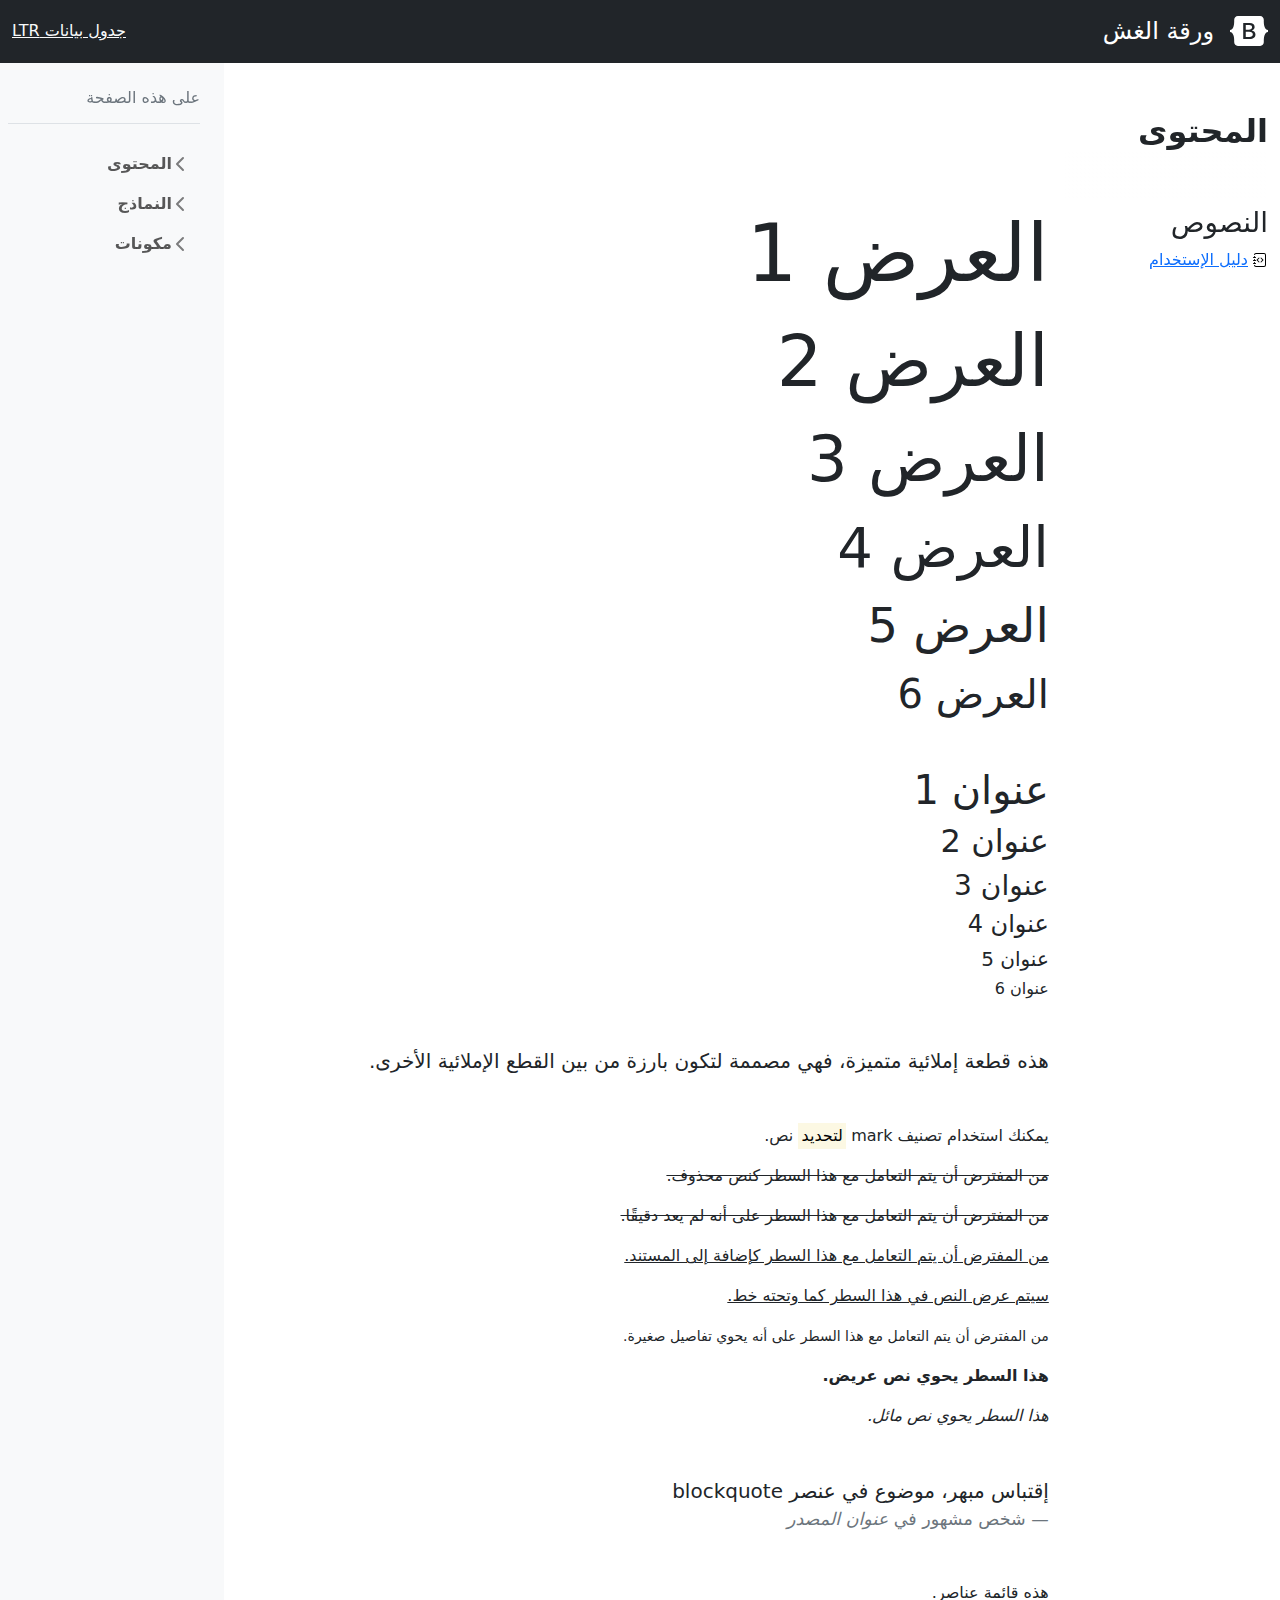
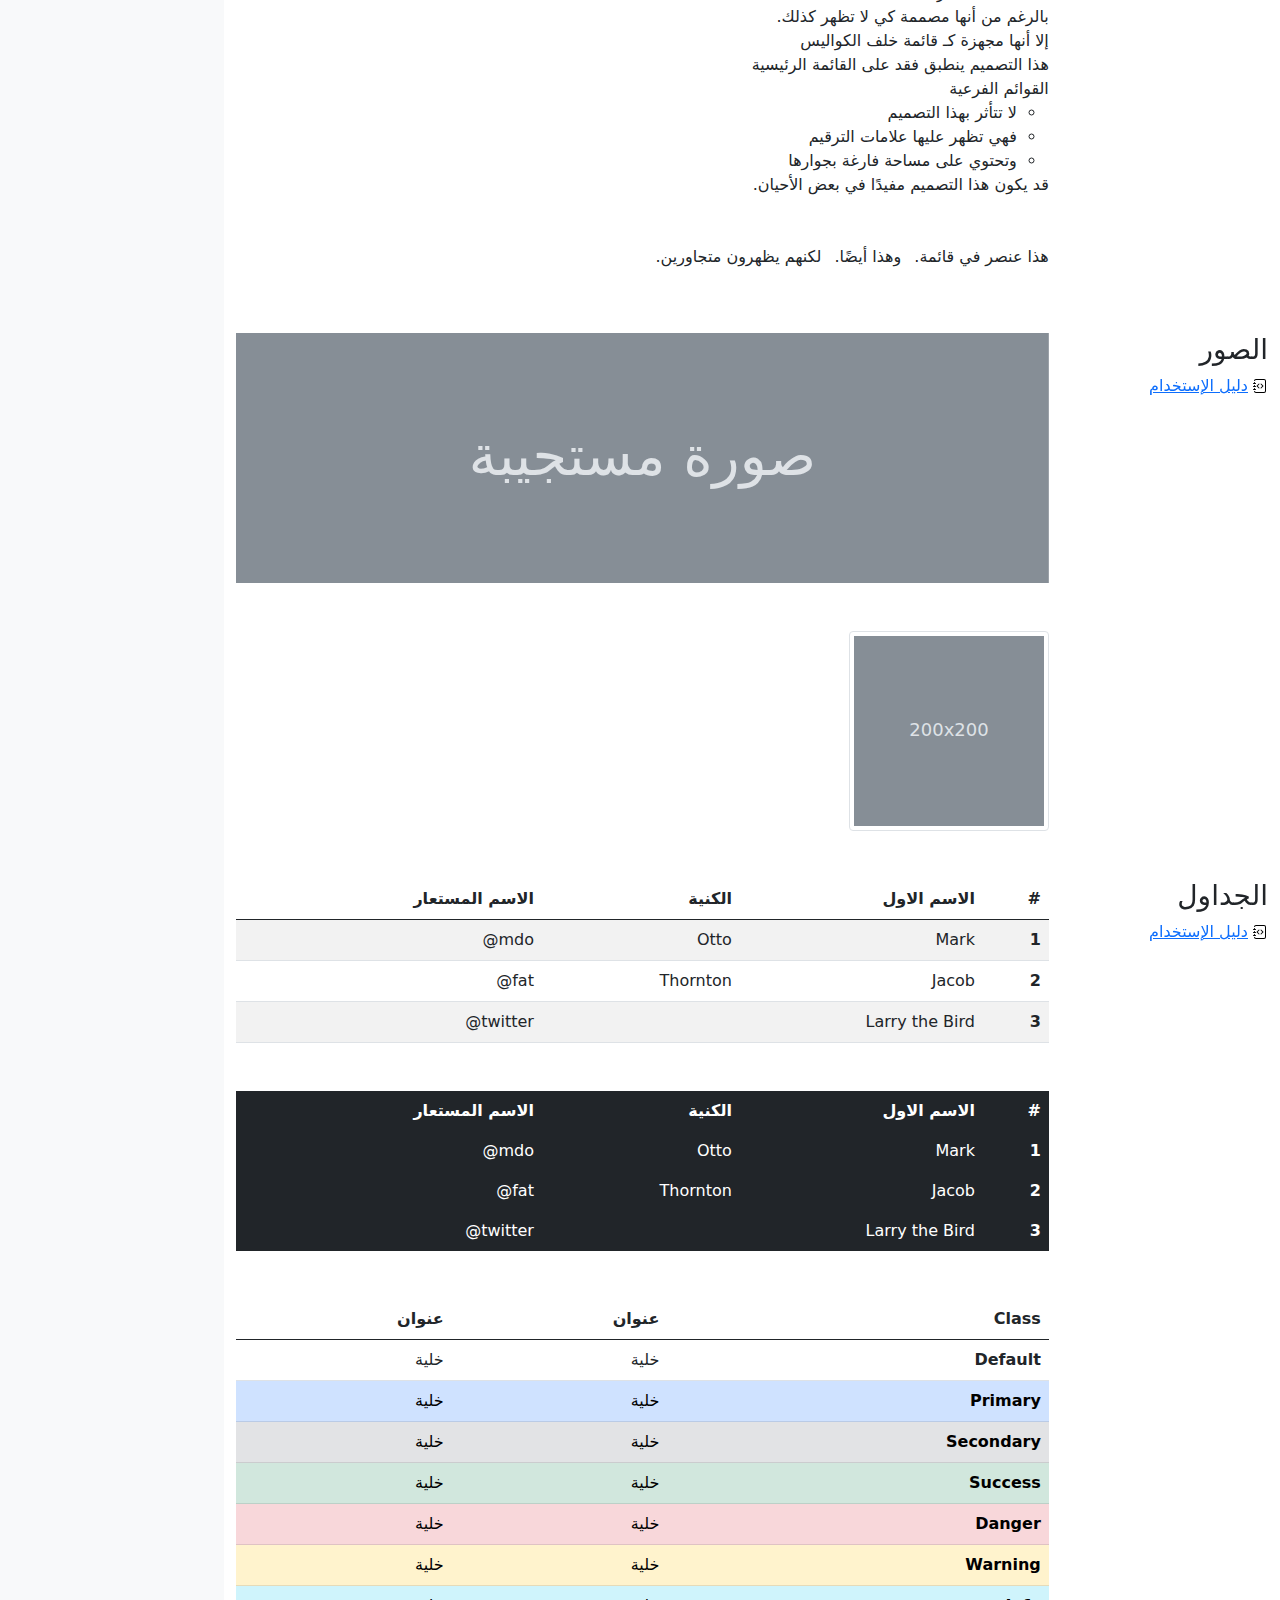
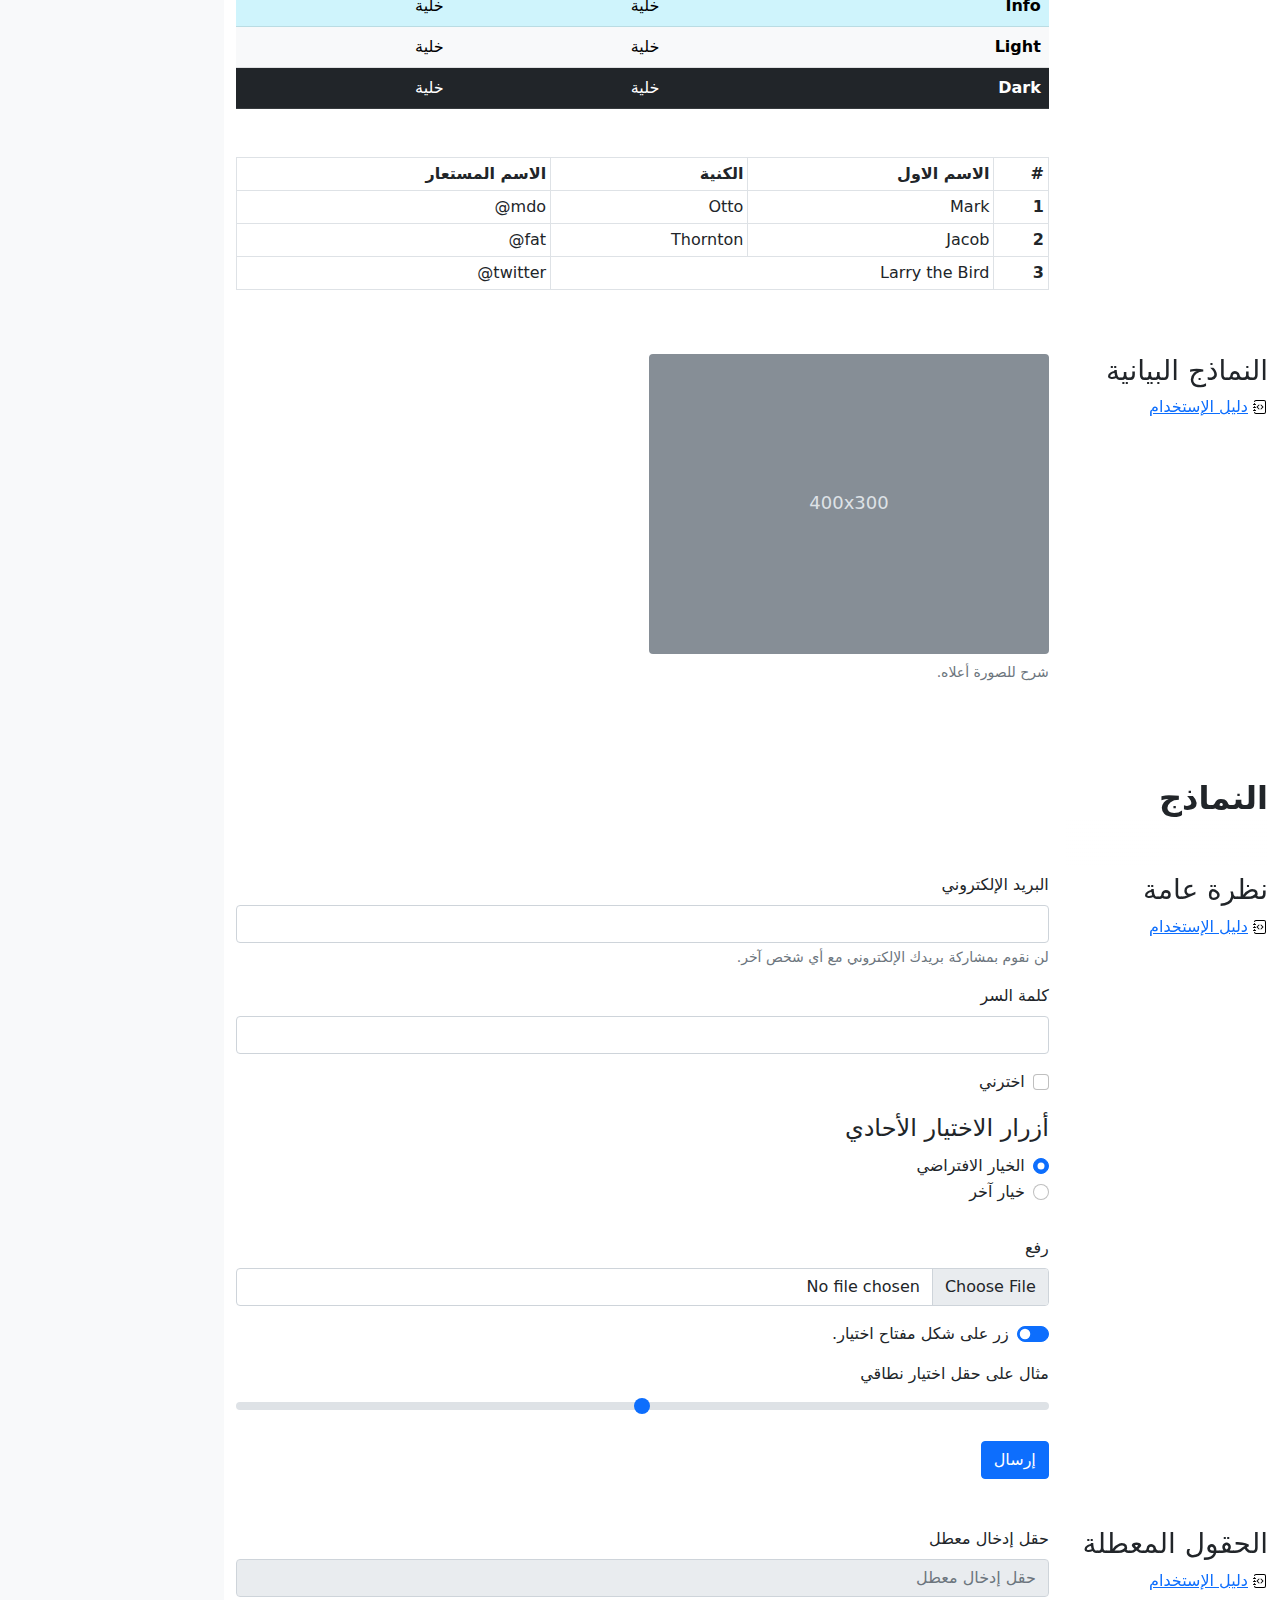
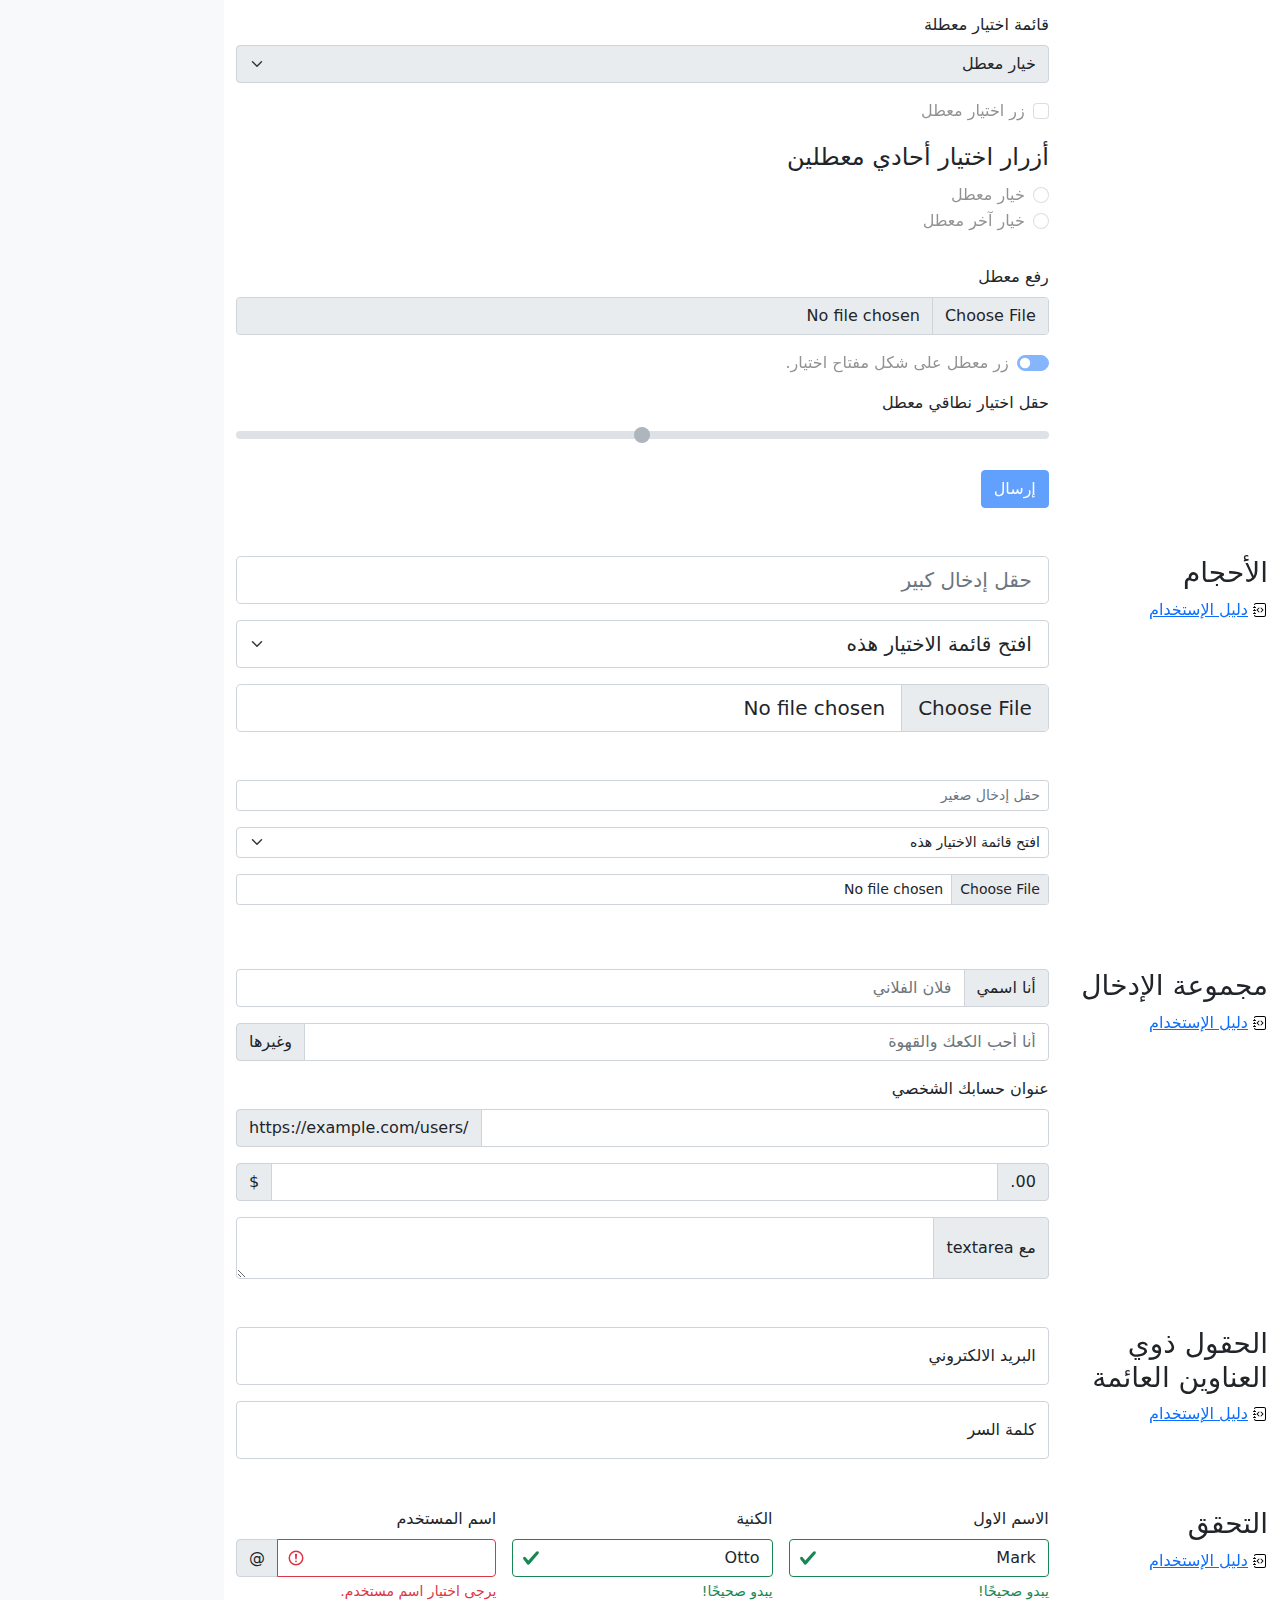
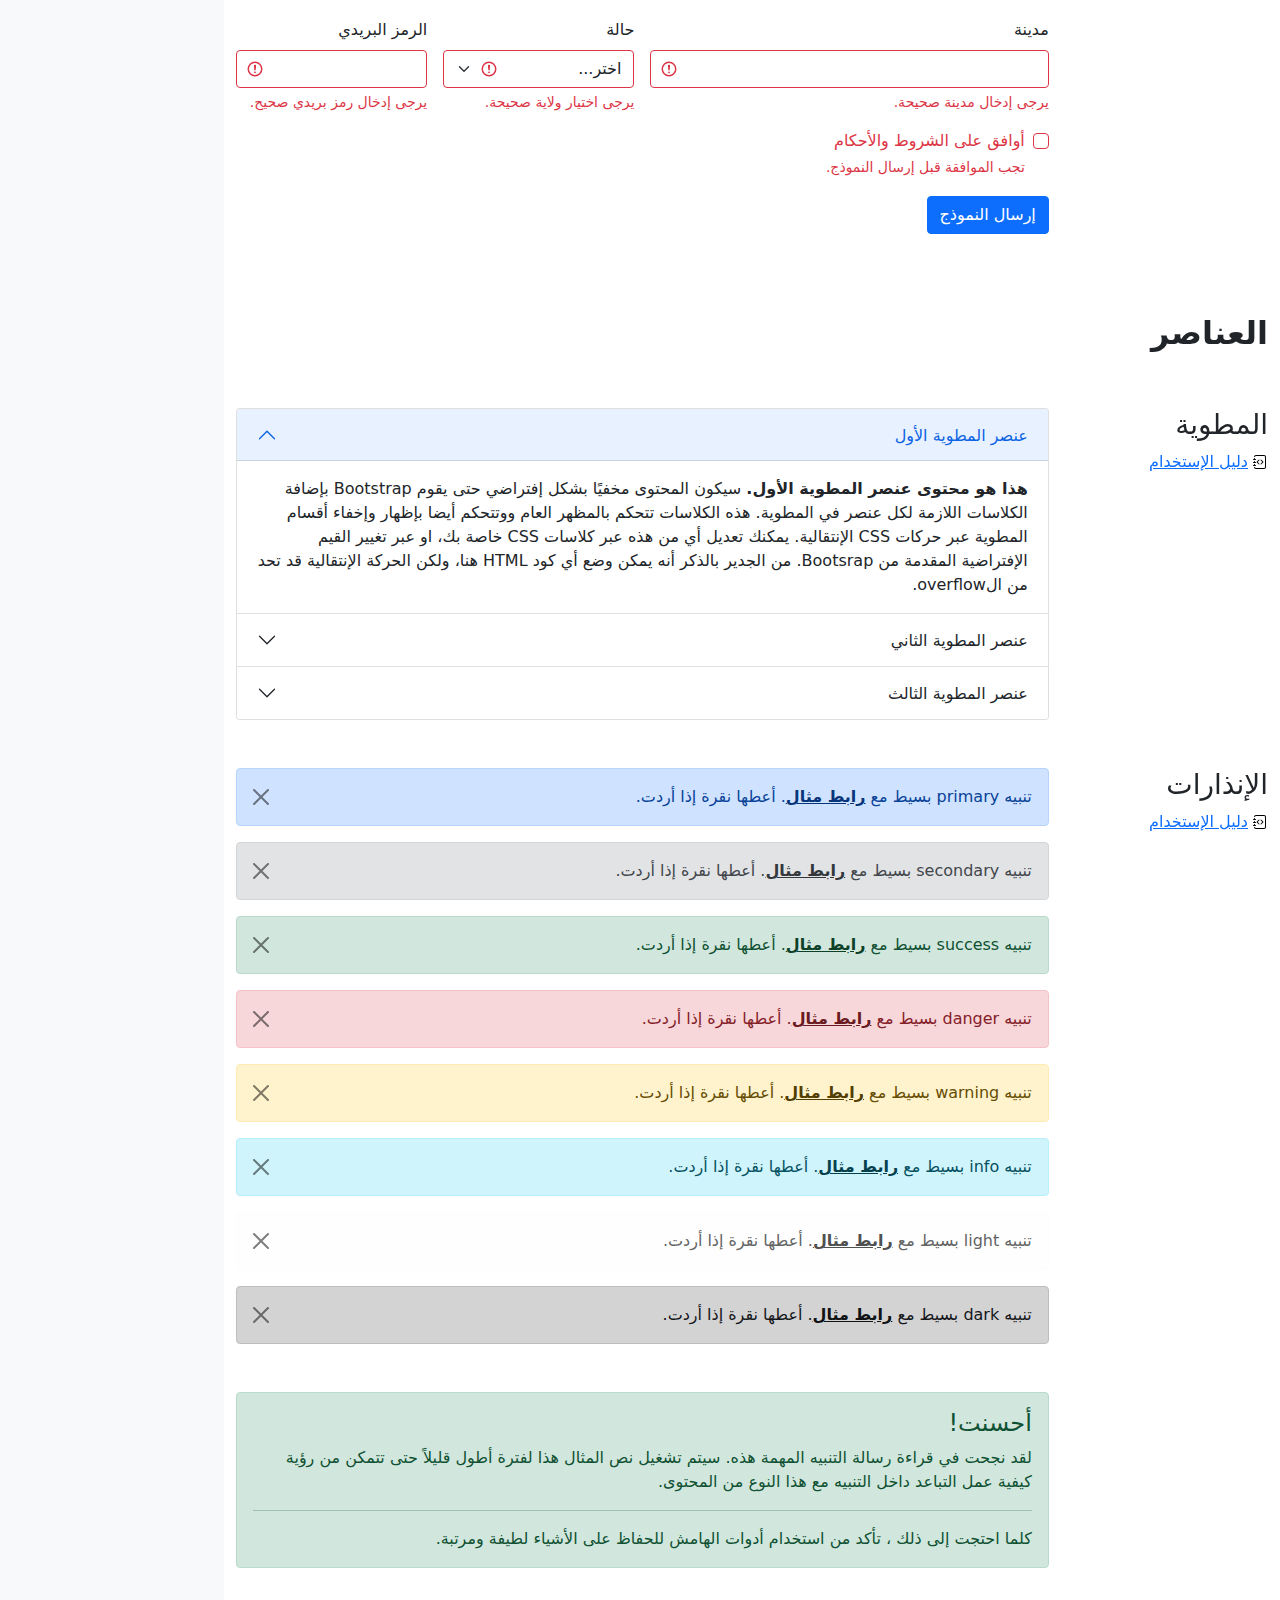
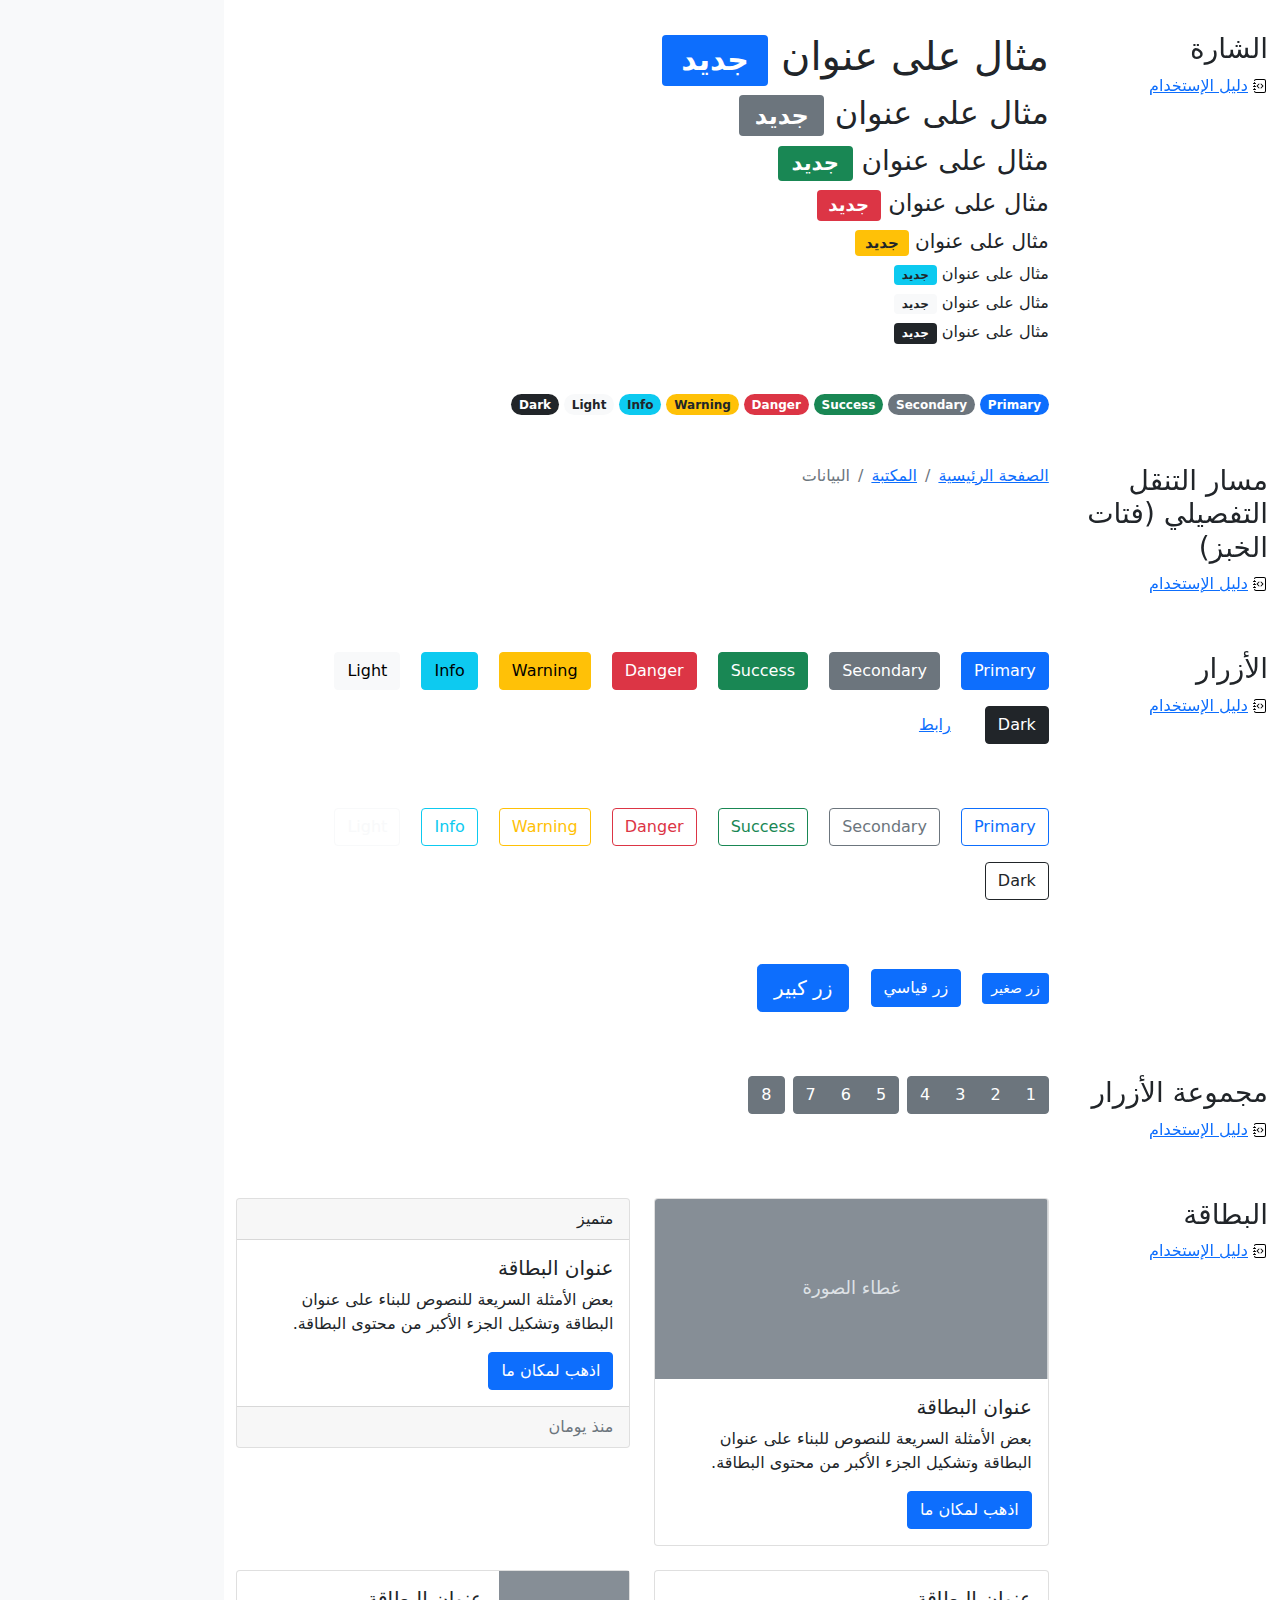
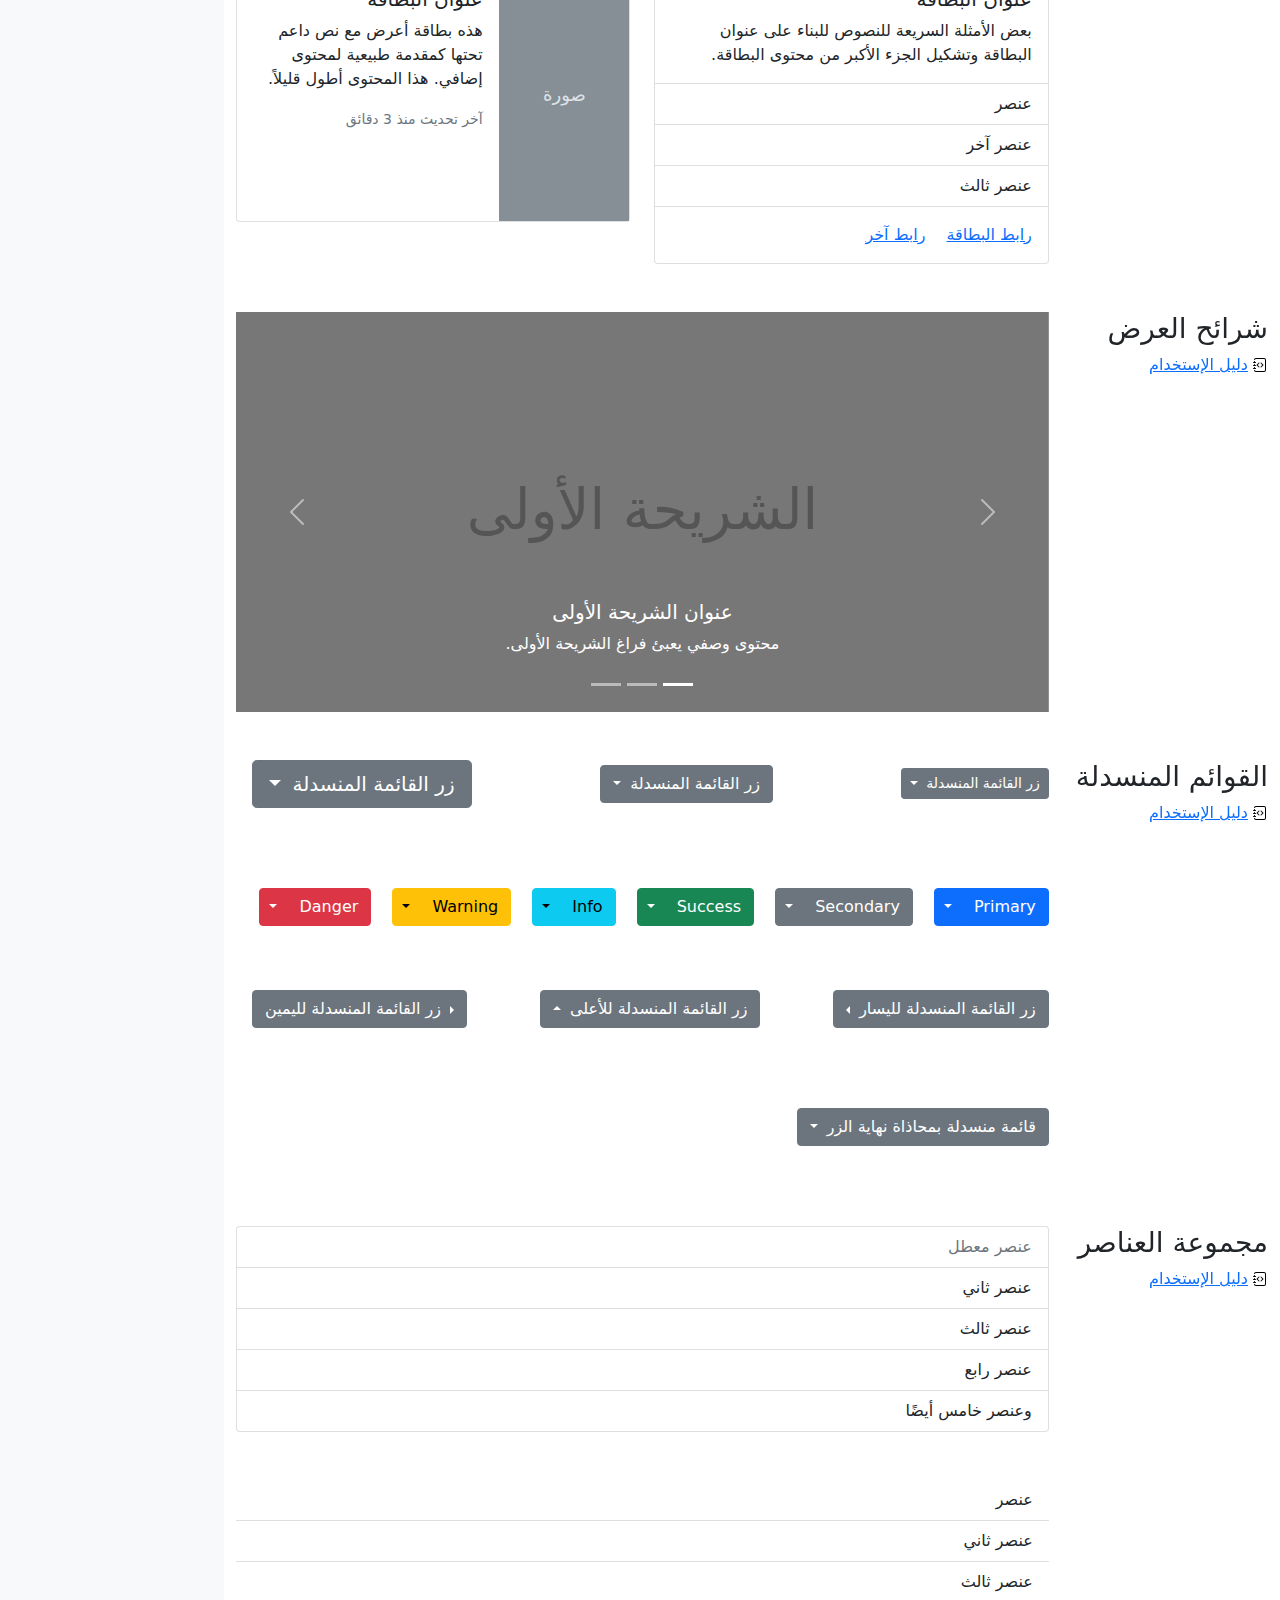
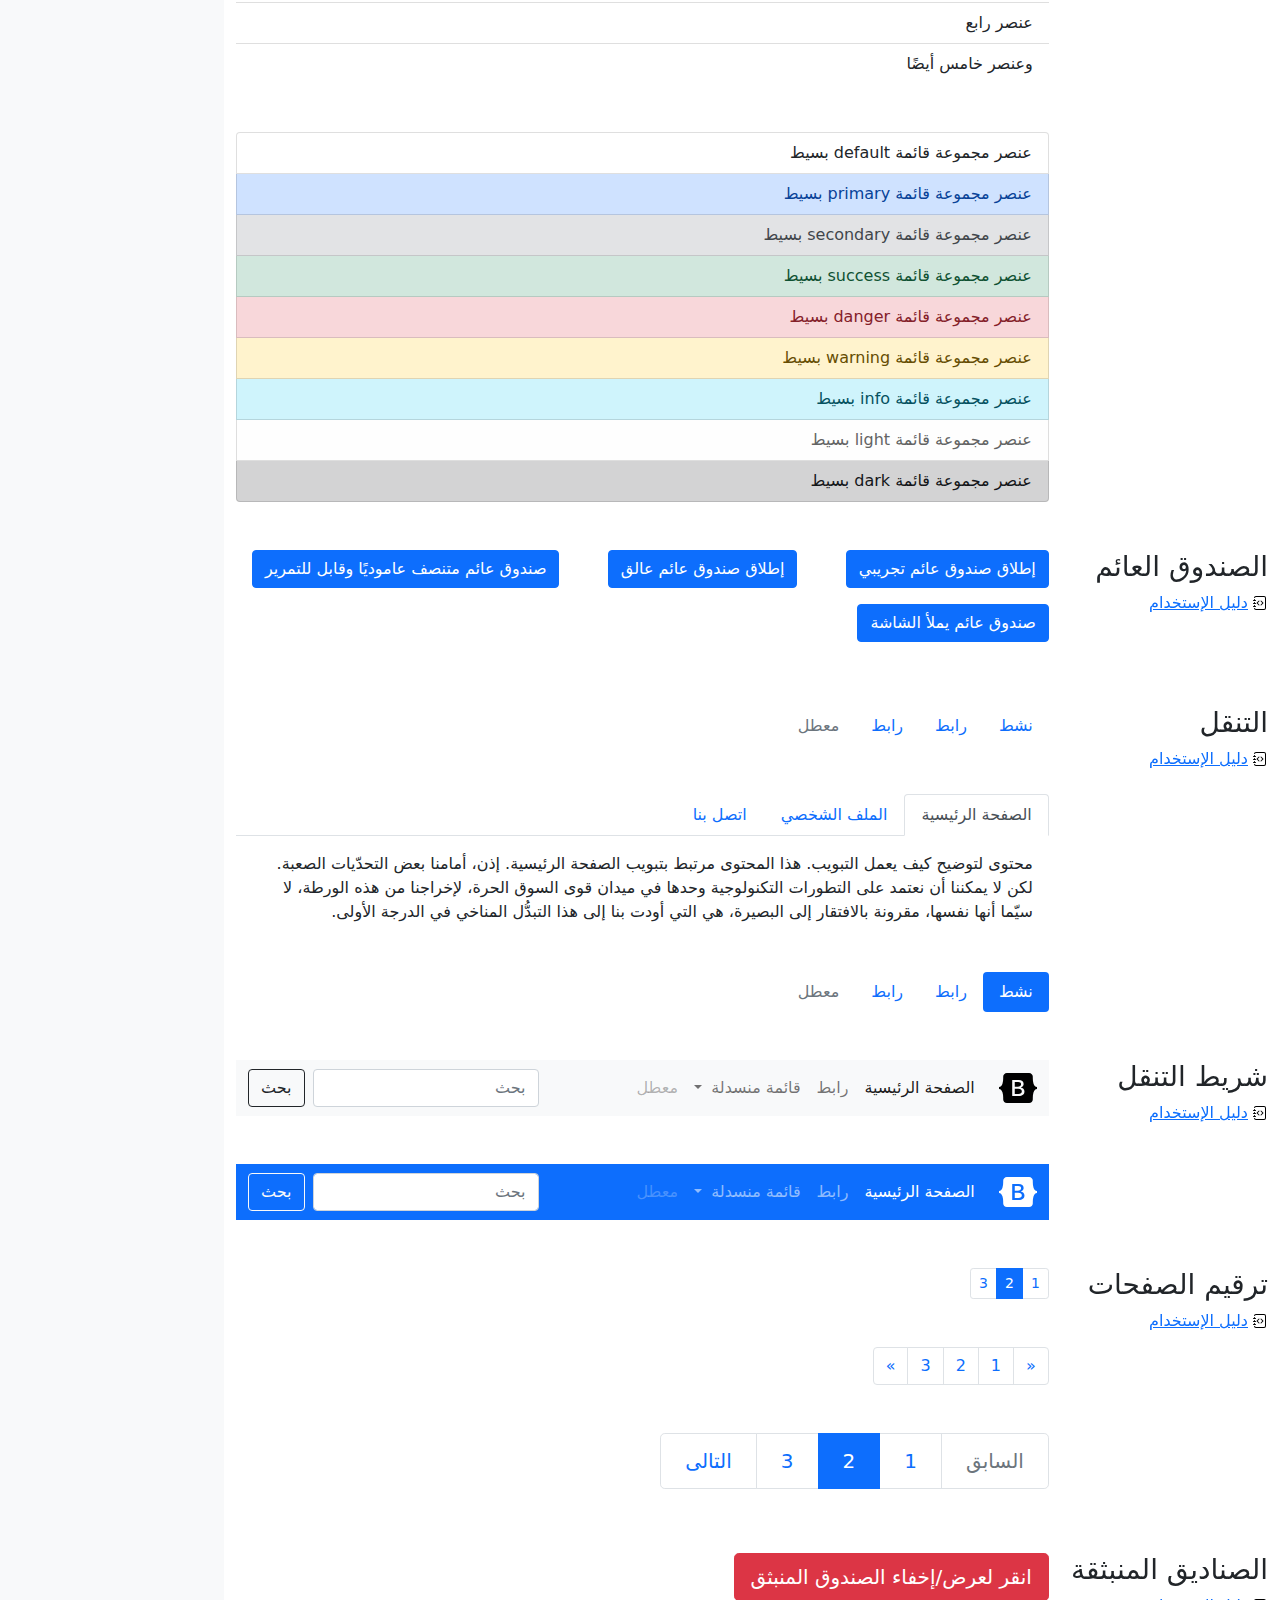
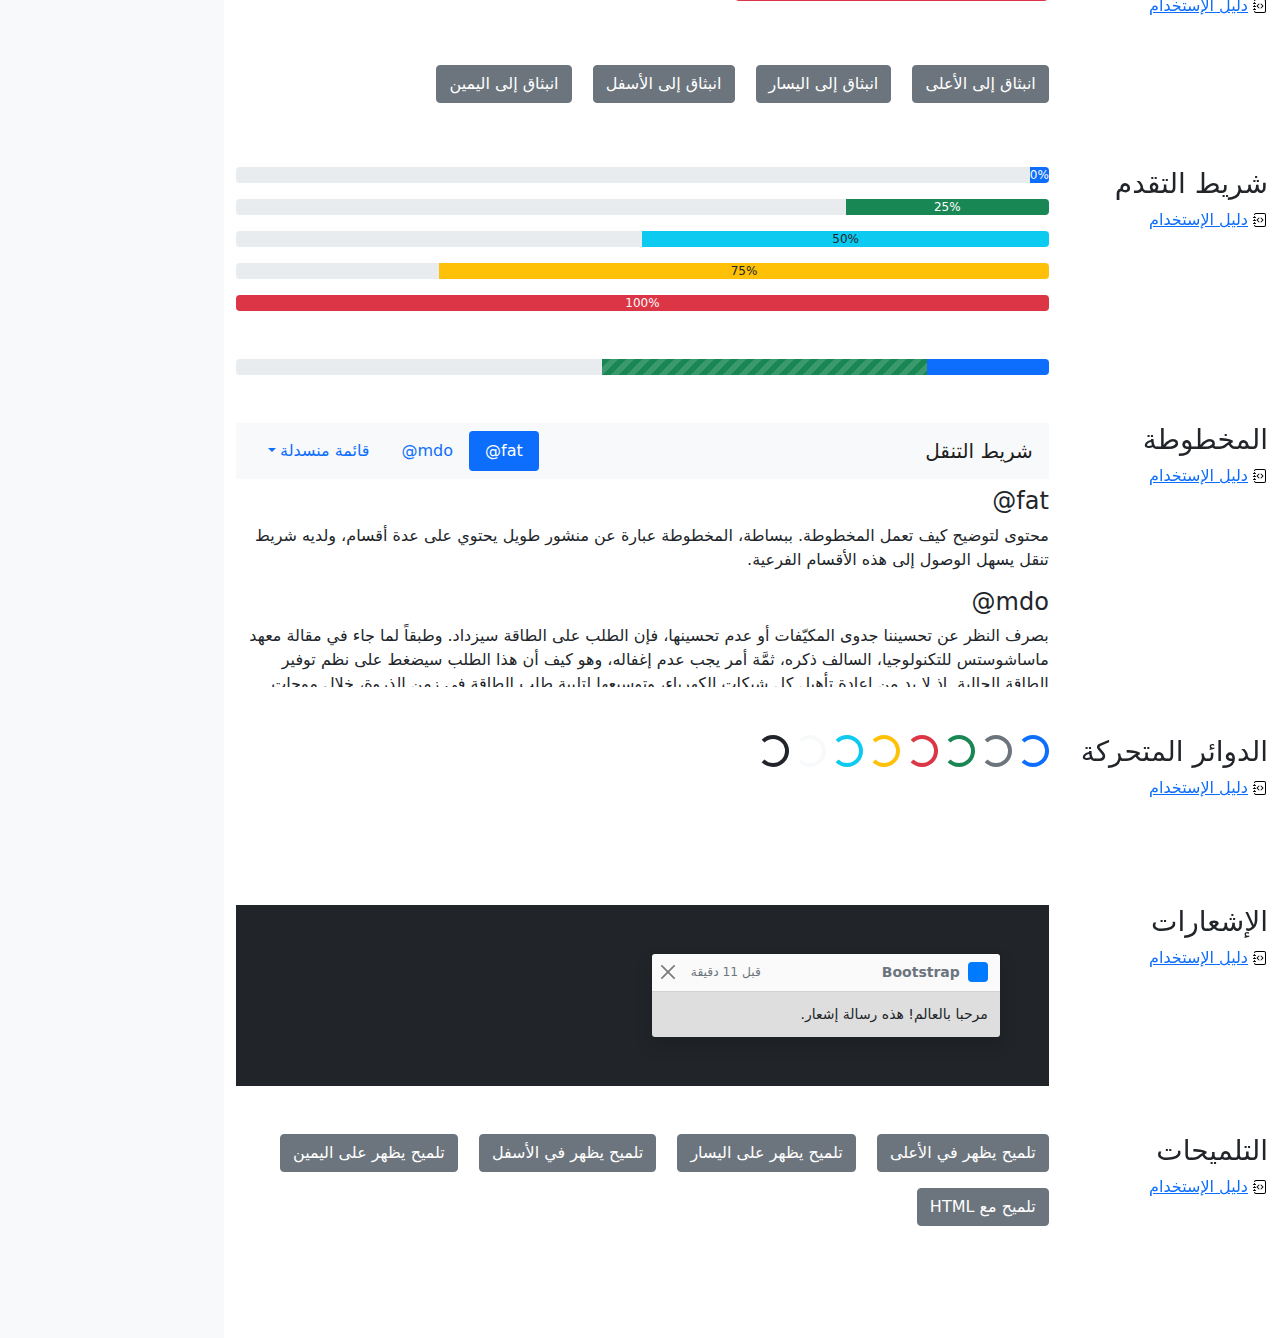
<file: bootstrap-5.0.2-examples/cheatsheet-rtl/index.html>
<!doctype html>
<html lang="ar" dir="rtl">
  <head>
    <meta charset="utf-8">
    <meta name="viewport" content="width=device-width, initial-scale=1">
    <meta name="description" content="">
    <meta name="author" content="Mark Otto, Jacob Thornton, and Bootstrap contributors">
    <meta name="generator" content="Hugo 0.84.0">
    <title>ورقة الغش · Bootstrap v5.0</title>

    <link rel="canonical" href="https://getbootstrap.com/docs/5.0/examples/cheatsheet-rtl/">

    

    <!-- Bootstrap core CSS -->
<link href="../assets/dist/css/bootstrap.rtl.min.css" rel="stylesheet">

    <style>
      .bd-placeholder-img {
        font-size: 1.125rem;
        text-anchor: middle;
        -webkit-user-select: none;
        -moz-user-select: none;
        user-select: none;
      }

      @media (min-width: 768px) {
        .bd-placeholder-img-lg {
          font-size: 3.5rem;
        }
      }
    </style>

    
    <!-- Custom styles for this template -->
    <link href="../cheatsheet/cheatsheet.rtl.css" rel="stylesheet">
  </head>
  <body class="bg-light">
    
<header class="bd-header bg-dark py-3 d-flex align-items-stretch border-bottom border-dark">
  <div class="container-fluid d-flex align-items-center">
    <h1 class="d-flex align-items-center fs-4 text-white mb-0">
      <img src="../assets/brand/bootstrap-logo-white.svg" width="38" height="30" class="me-3" alt="Bootstrap">
      ورقة الغش
    </h1>
    <a href="../examples/cheatsheet/" class="ms-auto link-light" hreflang="en">جدول بيانات LTR</a>
  </div>
</header>
<aside class="bd-aside sticky-xl-top text-muted align-self-start mb-3 mb-xl-5 px-2">
  <h2 class="h6 pt-4 pb-3 mb-4 border-bottom">على هذه الصفحة</h2>
  <nav class="small" id="toc">
    <ul class="list-unstyled">
      <li class="my-2">
        <button class="btn d-inline-flex align-items-center collapsed" data-bs-toggle="collapse" aria-expanded="false" data-bs-target="#contents-collapse" aria-controls="contents-collapse">المحتوى</button>
        <ul class="list-unstyled ps-3 collapse" id="contents-collapse">
          <li><a class="d-inline-flex align-items-center rounded" href="#typography">النصوص</a></li>
          <li><a class="d-inline-flex align-items-center rounded" href="#images">الصور</a></li>
          <li><a class="d-inline-flex align-items-center rounded" href="#tables">الجداول</a></li>
          <li><a class="d-inline-flex align-items-center rounded" href="#figures">النماذج البيانية</a></li>
        </ul>
      </li>
      <li class="my-2">
        <button class="btn d-inline-flex align-items-center collapsed" data-bs-toggle="collapse" aria-expanded="false" data-bs-target="#forms-collapse" aria-controls="forms-collapse">النماذج</button>
        <ul class="list-unstyled ps-3 collapse" id="forms-collapse">
          <li><a class="d-inline-flex align-items-center rounded" href="#overview">نظرة عامة</a></li>
          <li><a class="d-inline-flex align-items-center rounded" href="#disabled-forms">الحقول المعطلة</a></li>
          <li><a class="d-inline-flex align-items-center rounded" href="#sizing">الأحجام</a></li>
          <li><a class="d-inline-flex align-items-center rounded" href="#input-group">مجموعة الإدخال</a></li>
          <li><a class="d-inline-flex align-items-center rounded" href="#floating-labels">الحقول ذوي العناوين العائمة</a></li>
          <li><a class="d-inline-flex align-items-center rounded" href="#validation">التحقق</a></li>
        </ul>
      </li>
      <li class="my-2">
        <button class="btn d-inline-flex align-items-center collapsed" data-bs-toggle="collapse" aria-expanded="false" data-bs-target="#components-collapse" aria-controls="components-collapse">مكونات</button>
        <ul class="list-unstyled ps-3 collapse" id="components-collapse">
          <li><a class="d-inline-flex align-items-center rounded" href="#accordion">المطوية</a></li>
          <li><a class="d-inline-flex align-items-center rounded" href="#alerts">الإنذارات</a></li>
          <li><a class="d-inline-flex align-items-center rounded" href="#badge">الشارة</a></li>
          <li><a class="d-inline-flex align-items-center rounded" href="#breadcrumb">مسار التنقل التفصيلي</a></li>
          <li><a class="d-inline-flex align-items-center rounded" href="#buttons">الأزرار</a></li>
          <li><a class="d-inline-flex align-items-center rounded" href="#button-group">مجموعة الأزرار</a></li>
          <li><a class="d-inline-flex align-items-center rounded" href="#card">البطاقة</a></li>
          <li><a class="d-inline-flex align-items-center rounded" href="#carousel">شرائح العرض</a></li>
          <li><a class="d-inline-flex align-items-center rounded" href="#dropdowns">القوائم المنسدلة</a></li>
          <li><a class="d-inline-flex align-items-center rounded" href="#list-group">مجموعة العناصر</a></li>
          <li><a class="d-inline-flex align-items-center rounded" href="#modal">الصندوق العائم</a></li>
          <li><a class="d-inline-flex align-items-center rounded" href="#navs">التنقل</a></li>
          <li><a class="d-inline-flex align-items-center rounded" href="#navbar">شريط التنقل</a></li>
          <li><a class="d-inline-flex align-items-center rounded" href="#pagination">ترقيم الصفحات</a></li>
          <li><a class="d-inline-flex align-items-center rounded" href="#popovers">الصناديق المنبثقة</a></li>
          <li><a class="d-inline-flex align-items-center rounded" href="#progress">شريط التقدم</a></li>
          <li><a class="d-inline-flex align-items-center rounded" href="#scrollspy">المخطوطة</a></li>
          <li><a class="d-inline-flex align-items-center rounded" href="#spinners">الدوائر المتحركة</a></li>
          <li><a class="d-inline-flex align-items-center rounded" href="#toasts">الإشعارات</a></li>
          <li><a class="d-inline-flex align-items-center rounded" href="#tooltips">التلميحات</a></li>
        </ul>
      </li>
    </ul>
  </nav>
</aside>
<div class="bd-cheatsheet container-fluid bg-body">
  <section id="content">
    <h2 class="sticky-xl-top fw-bold pt-3 pt-xl-5 pb-2 pb-xl-3">المحتوى</h2>

    <article class="my-3" id="typography">
      <div class="bd-heading sticky-xl-top align-self-start mt-5 mb-3 mt-xl-0 mb-xl-2">
        <h3>النصوص</h3>
        <a class="d-flex align-items-center" hreflang="en" href="../content/typography/">دليل الإستخدام</a>
      </div>

      <div>
        <div class="bd-example">
        <p class="display-1">العرض 1</p>
        <p class="display-2">العرض 2</p>
        <p class="display-3">العرض 3</p>
        <p class="display-4">العرض 4</p>
        <p class="display-5">العرض 5</p>
        <p class="display-6">العرض 6</p>
        </div>

        <div class="bd-example">
        <p class="h1">عنوان 1</p>
        <p class="h2">عنوان 2</p>
        <p class="h3">عنوان 3</p>
        <p class="h4">عنوان 4</p>
        <p class="h5">عنوان 5</p>
        <p class="h6">عنوان 6</p>
        </div>

        <div class="bd-example">
        <p class="lead">
          هذه قطعة إملائية متميزة، فهي مصممة لتكون بارزة من بين القطع الإملائية الأخرى.
        </p>
        </div>

        <div class="bd-example">
        <p>يمكنك استخدام تصنيف mark <mark>لتحديد</mark> نص.</p>
        <p><del>من المفترض أن يتم التعامل مع هذا السطر كنص محذوف.</del></p>
        <p><s>من المفترض أن يتم التعامل مع هذا السطر على أنه لم يعد دقيقًا.</s></p>
        <p><ins>من المفترض أن يتم التعامل مع هذا السطر كإضافة إلى المستند.</ins></p>
        <p><u>سيتم عرض النص في هذا السطر كما وتحته خط.</u></p>
        <p><small>من المفترض أن يتم التعامل مع هذا السطر على أنه يحوي تفاصيل صغيرة.</small></p>
        <p><strong>هذا السطر يحوي نص عريض.</strong></p>
        <p><em>هذا السطر يحوي نص مائل.</em></p>
        </div>

        <div class="bd-example">
        <blockquote class="blockquote">
          <p>إقتباس مبهر، موضوع في عنصر blockquote</p>
          <footer class="blockquote-footer">شخص مشهور في <cite title= "عنوان المصدر"> عنوان المصدر </cite></footer>
        </blockquote>
        </div>

        <div class="bd-example">
        <ul class="list-unstyled">
          <li>هذه قائمة عناصر.</li>
          <li>بالرغم من أنها مصممة كي لا تظهر كذلك.</li>
          <li>إلا أنها مجهزة كـ قائمة خلف الكواليس</li>
          <li>هذا التصميم ينطبق فقد على القائمة الرئيسية</li>
          <li>القوائم الفرعية
            <ul>
              <li>لا تتأثر بهذا التصميم</li>
              <li>فهي تظهر عليها علامات الترقيم</li>
              <li>وتحتوي على مساحة فارغة بجوارها</li>
            </ul>
          </li>
          <li>قد يكون هذا التصميم مفيدًا في بعض الأحيان.</li>
        </ul>
        </div>

        <div class="bd-example">
        <ul class="list-inline">
          <li class="list-inline-item">هذا عنصر في قائمة.</li>
          <li class="list-inline-item">وهذا أيضًا.</li>
          <li class="list-inline-item">لكنهم يظهرون متجاورين.</li>
        </ul>
        </div>
      </div>
    </article>
    <article class="my-3" id="images">
      <div class="bd-heading sticky-xl-top align-self-start mt-5 mb-3 mt-xl-0 mb-xl-2">
        <h3>الصور</h3>
        <a class="d-flex align-items-center" hreflang="en" href="../content/images/">دليل الإستخدام</a>
      </div>

      <div>
        <div class="bd-example">
        <svg class="bd-placeholder-img bd-placeholder-img-lg img-fluid" width="100%" height="250" xmlns="http://www.w3.org/2000/svg" role="img" aria-label="Placeholder: صورة مستجيبة" preserveAspectRatio="xMidYMid slice" focusable="false"><title>Placeholder</title><rect width="100%" height="100%" fill="#868e96"/><text x="50%" y="50%" fill="#dee2e6" dy=".3em">صورة مستجيبة</text></svg>

        </div>

        <div class="bd-example">
        <svg class="bd-placeholder-img img-thumbnail" width="200" height="200" xmlns="http://www.w3.org/2000/svg" role="img" aria-label="صورة عنصر نائب مربع عام مع حدود بيضاء حولها ، مما يجعلها تشبه صورة تم التقاطها بكاميرا فورية قديمة: 200x200" preserveAspectRatio="xMidYMid slice" focusable="false"><title>صورة عنصر نائب مربع عام مع حدود بيضاء حولها ، مما يجعلها تشبه صورة تم التقاطها بكاميرا فورية قديمة</title><rect width="100%" height="100%" fill="#868e96"/><text x="50%" y="50%" fill="#dee2e6" dy=".3em">200x200</text></svg>

        </div>
      </div>
    </article>
    <article class="my-3" id="tables">
      <div class="bd-heading sticky-xl-top align-self-start mt-5 mb-3 mt-xl-0 mb-xl-2">
        <h3>الجداول</h3>
        <a class="d-flex align-items-center" hreflang="en" href="../content/tables/">دليل الإستخدام</a>
      </div>

      <div>
        <div class="bd-example">
        <table class="table table-striped">
          <thead>
          <tr>
            <th scope="col">#</th>
            <th scope="col">الاسم الاول</th>
            <th scope="col">الكنية</th>
            <th scope="col">الاسم المستعار</th>
          </tr>
          </thead>
          <tbody>
          <tr>
            <th scope="row">1</th>
            <td>Mark</td>
            <td>Otto</td>
            <td><bdo lang="en" dir="ltr">@mdo</bdo></td>
          </tr>
          <tr>
            <th scope="row">2</th>
            <td>Jacob</td>
            <td>Thornton</td>
            <td><bdo lang="en" dir="ltr">@fat</bdo></td>
          </tr>
          <tr>
            <th scope="row">3</th>
            <td colspan="2">Larry the Bird</td>
            <td><bdo lang="en" dir="ltr">@twitter</bdo></td>
          </tr>
          </tbody>
        </table>
        </div>

        <div class="bd-example">
        <table class="table table-dark table-borderless">
          <thead>
          <tr>
            <th scope="col">#</th>
            <th scope="col">الاسم الاول</th>
            <th scope="col">الكنية</th>
            <th scope="col">الاسم المستعار</th>
          </tr>
          </thead>
          <tbody>
          <tr>
            <th scope="row">1</th>
            <td>Mark</td>
            <td>Otto</td>
            <td><bdo lang="en" dir="ltr">@mdo</bdo></td>
          </tr>
          <tr>
            <th scope="row">2</th>
            <td>Jacob</td>
            <td>Thornton</td>
            <td><bdo lang="en" dir="ltr">@fat</bdo></td>
          </tr>
          <tr>
            <th scope="row">3</th>
            <td colspan="2">Larry the Bird</td>
            <td><bdo lang="en" dir="ltr">@twitter</bdo></td>
          </tr>
          </tbody>
        </table>
        </div>

        <div class="bd-example">
        <table class="table table-hover">
          <thead>
          <tr>
            <th scope="col">Class</th>
            <th scope="col">عنوان</th>
            <th scope="col">عنوان</th>
          </tr>
          </thead>
          <tbody>
          <tr>
            <th scope="row">Default</th>
            <td>خلية</td>
            <td>خلية</td>
          </tr>
          
          <tr class="table-primary">
            <th scope="row">Primary</th>
            <td>خلية</td>
            <td>خلية</td>
          </tr>
          <tr class="table-secondary">
            <th scope="row">Secondary</th>
            <td>خلية</td>
            <td>خلية</td>
          </tr>
          <tr class="table-success">
            <th scope="row">Success</th>
            <td>خلية</td>
            <td>خلية</td>
          </tr>
          <tr class="table-danger">
            <th scope="row">Danger</th>
            <td>خلية</td>
            <td>خلية</td>
          </tr>
          <tr class="table-warning">
            <th scope="row">Warning</th>
            <td>خلية</td>
            <td>خلية</td>
          </tr>
          <tr class="table-info">
            <th scope="row">Info</th>
            <td>خلية</td>
            <td>خلية</td>
          </tr>
          <tr class="table-light">
            <th scope="row">Light</th>
            <td>خلية</td>
            <td>خلية</td>
          </tr>
          <tr class="table-dark">
            <th scope="row">Dark</th>
            <td>خلية</td>
            <td>خلية</td>
          </tr>
          </tbody>
        </table>
        </div>

        <div class="bd-example">
        <table class="table table-sm table-bordered">
          <thead>
          <tr>
            <th scope="col">#</th>
            <th scope="col">الاسم الاول</th>
            <th scope="col">الكنية</th>
            <th scope="col">الاسم المستعار</th>
          </tr>
          </thead>
          <tbody>
          <tr>
            <th scope="row">1</th>
            <td>Mark</td>
            <td>Otto</td>
            <td><bdo lang="en" dir="ltr">@mdo</bdo></td>
          </tr>
          <tr>
            <th scope="row">2</th>
            <td>Jacob</td>
            <td>Thornton</td>
            <td><bdo lang="en" dir="ltr">@fat</bdo></td>
          </tr>
          <tr>
            <th scope="row">3</th>
            <td colspan="2">Larry the Bird</td>
            <td><bdo lang="en" dir="ltr">@twitter</bdo></td>
          </tr>
          </tbody>
        </table>
        </div>
      </div>
    </article>
    <article class="my-3" id="figures">
      <div class="bd-heading sticky-xl-top align-self-start mt-5 mb-3 mt-xl-0 mb-xl-2">
        <h3>النماذج البيانية</h3>
        <a class="d-flex align-items-center" hreflang="en" href="../content/figures/">دليل الإستخدام</a>
      </div>

      <div>
        <div class="bd-example">
        <figure class="figure">
          <svg class="bd-placeholder-img figure-img img-fluid rounded" width="400" height="300" xmlns="http://www.w3.org/2000/svg" role="img" aria-label="Placeholder: 400x300" preserveAspectRatio="xMidYMid slice" focusable="false"><title>Placeholder</title><rect width="100%" height="100%" fill="#868e96"/><text x="50%" y="50%" fill="#dee2e6" dy=".3em">400x300</text></svg>

          <figcaption class="figure-caption">شرح للصورة أعلاه.</figcaption>
        </figure>
        </div>
      </div>
    </article>
  </section>

  <section id="forms">
    <h2 class="sticky-xl-top fw-bold pt-3 pt-xl-5 pb-2 pb-xl-3">النماذج</h2>

    <article class="my-3" id="overview">
      <div class="bd-heading sticky-xl-top align-self-start mt-5 mb-3 mt-xl-0 mb-xl-2">
        <h3>نظرة عامة</h3>
        <a class="d-flex align-items-center" hreflang="en" href="../forms/overview/">دليل الإستخدام</a>
      </div>

      <div>
        <div class="bd-example">
        <form>
          <div class="mb-3">
            <label for="exampleInputEmail1" class="form-label">البريد الإلكتروني</label>
            <input type="email" class="form-control" id="exampleInputEmail1" aria-describedby="emailHelp">
            <div id="emailHelp" class="form-text">لن نقوم بمشاركة بريدك الإلكتروني مع أي شخص آخر.</div>
          </div>
          <div class="mb-3">
            <label for="exampleInputPassword1" class="form-label">كلمة السر</label>
            <input type="password" class="form-control" id="exampleInputPassword1">
          </div>
          <div class="mb-3 form-check">
            <input type="checkbox" class="form-check-input" id="exampleCheck1">
            <label class="form-check-label" for="exampleCheck1">اخترني</label>
          </div>
          <fieldset class="mb-3">
            <legend>أزرار الاختيار الأحادي</legend>
            <div class="form-check">
              <input type="radio" name="radios" class="form-check-input" id="exampleRadio1" checked>
              <label class="form-check-label" for="exampleRadio1">الخيار الافتراضي</label>
            </div>
            <div class="mb-3 form-check">
              <input type="radio" name="radios" class="form-check-input" id="exampleRadio2">
              <label class="form-check-label" for="exampleRadio2">خيار آخر</label>
            </div>
          </fieldset>
          <div class="mb-3">
            <label class="form-label" for="customFile">رفع</label>
            <input type="file" class="form-control" id="customFile">
          </div>
          <div class="mb-3 form-check form-switch">
            <input class="form-check-input" type="checkbox" id="flexSwitchCheckChecked" checked>
            <label class="form-check-label" for="flexSwitchCheckChecked">زر على شكل مفتاح اختيار.</label>
          </div>
          <div class="mb-3">
            <label for="customRange3" class="form-label">مثال على حقل اختيار نطاقي</label>
            <input type="range" class="form-range" min="0" max="5" step="0.5" id="customRange3">
          </div>
          <button type="submit" class="btn btn-primary">إرسال</button>
        </form>
        </div>
      </div>
    </article>
    <article class="my-3" id="disabled-forms">
      <div class="bd-heading sticky-xl-top align-self-start mt-5 mb-3 mt-xl-0 mb-xl-2">
        <h3>الحقول المعطلة</h3>
        <a class="d-flex align-items-center" hreflang="en" href="../forms/overview/#disabled-forms">دليل الإستخدام</a>
      </div>

      <div>
        <div class="bd-example">
        <form>
          <fieldset disabled aria-label="مثال على مجموعة الحقول المعطلة">
            <div class="mb-3">
              <label for="disabledTextInput" class="form-label">حقل إدخال معطل</label>
              <input type="text" id="disabledTextInput" class="form-control" placeholder="حقل إدخال معطل">
            </div>
            <div class="mb-3">
              <label for="disabledSelect" class="form-label">قائمة اختيار معطلة</label>
              <select id="disabledSelect" class="form-select">
                <option>خيار معطل</option>
              </select>
            </div>
            <div class="mb-3">
              <div class="form-check">
                <input class="form-check-input" type="checkbox" id="disabledFieldsetCheck" disabled>
                <label class="form-check-label" for="disabledFieldsetCheck">
                  زر اختيار معطل
                </label>
              </div>
            </div>
            <fieldset class="mb-3">
              <legend>أزرار اختيار أحادي معطلين</legend>
              <div class="form-check">
                <input type="radio" name="radios" class="form-check-input" id="disabledRadio1" disabled>
                <label class="form-check-label" for="disabledRadio1">خيار معطل</label>
              </div>
              <div class="mb-3 form-check">
                <input type="radio" name="radios" class="form-check-input" id="disabledRadio2" disabled>
                <label class="form-check-label" for="disabledRadio2">خيار آخر معطل</label>
              </div>
            </fieldset>
            <div class="mb-3">
              <label class="form-label" for="disabledCustomFile">رفع معطل</label>
              <input type="file" class="form-control" id="disabledCustomFile" disabled>
            </div>
            <div class="mb-3 form-check form-switch">
              <input class="form-check-input" type="checkbox" id="disabledSwitchCheckChecked" checked disabled>
              <label class="form-check-label" for="disabledSwitchCheckChecked">زر معطل على شكل مفتاح اختيار.</label>
            </div>
            <div class="mb-3">
              <label for="disabledRange" class="form-label">حقل اختيار نطاقي معطل</label>
              <input type="range" class="form-range" min="0" max="5" step="0.5" id="disabledRange">
            </div>
            <button type="submit" class="btn btn-primary">إرسال</button>
          </fieldset>
        </form>
        </div>
      </div>
    </article>
    <article class="my-3" id="sizing">
      <div class="bd-heading sticky-xl-top align-self-start mt-5 mb-3 mt-xl-0 mb-xl-2">
        <h3>الأحجام</h3>
        <a class="d-flex align-items-center" hreflang="en" href="../forms/form-control/#sizing">دليل الإستخدام</a>
      </div>

      <div>
        <div class="bd-example">
        <div class="mb-3">
          <input class="form-control form-control-lg" type="text" placeholder="حقل إدخال كبير" aria-label=".form-control-lg مثال">
        </div>
        <div class="mb-3">
          <select class="form-select form-select-lg mb-3" aria-label=".form-select-lg مثال">
            <option selected>افتح قائمة الاختيار هذه</option>
            <option value="1">واحد</option>
            <option value="2">اثنان</option>
            <option value="3">ثلاثة</option>
          </select>
        </div>
        <div class="mb-3">
          <input type="file" class="form-control form-control-lg" aria-label="مثال على إدخال ملف كبير">
        </div>
        </div>

        <div class="bd-example">
        <div class="mb-3">
          <input class="form-control form-control-sm" type="text" placeholder="حقل إدخال صغير" aria-label=".form-control-sm مثال">
        </div>
        <div class="mb-3">
          <select class="form-select form-select-sm" aria-label=".form-select-sm مثال">
            <option selected>افتح قائمة الاختيار هذه</option>
            <option value="1">واحد</option>
            <option value="2">اثنان</option>
            <option value="3">ثلاثة</option>
          </select>
        </div>
        <div class="mb-3">
          <input type="file" class="form-control form-control-sm" aria-label="مثال على إدخال ملف صغير">
        </div>
        </div>
      </div>
    </article>
    <article class="my-3" id="input-group">
      <div class="bd-heading sticky-xl-top align-self-start mt-5 mb-3 mt-xl-0 mb-xl-2">
        <h3>مجموعة الإدخال</h3>
        <a class="d-flex align-items-center" hreflang="en" href="../forms/input-group/">دليل الإستخدام</a>
      </div>

      <div>
        <div class="bd-example">
        <div class="input-group mb-3">
          <span class="input-group-text" id="basic-addon1">أنا اسمي</span>
          <input type="text" class="form-control" placeholder="فلان الفلاني" aria-label="الاسم" aria-describedby="basic-addon1">
        </div>
        <div class="input-group mb-3">
          <input type="text" class="form-control" placeholder="أنا أحب الكعك والقهوة" aria-label="الطعام المفضل" aria-describedby="basic-addon2">
          <span class="input-group-text" id="basic-addon2">وغيرها</span>
        </div>
        <label for="basic-url" class="form-label">عنوان حسابك الشخصي</label>
        <div class="input-group mb-3">
          <input type="text" class="form-control" id="basic-url" aria-describedby="basic-addon3">
          <span class="input-group-text" id="basic-addon3"><bdo lang="en" dir="ltr">https://example.com/users/</bdo></span>
        </div>
        <div class="input-group mb-3">
          <span class="input-group-text"><bdo lang="en" dir="ltr">.00</bdo></span>
          <input type="text" class="form-control" aria-label="المبلغ (لأقرب دولار)">
          <span class="input-group-text">$</span>
        </div>
        <div class="input-group">
          <span class="input-group-text">مع textarea</span>
          <textarea class="form-control" aria-label="مع textarea"></textarea>
        </div>
        </div>
      </div>
    </article>
    <article class="my-3" id="floating-labels">
      <div class="bd-heading sticky-xl-top align-self-start mt-5 mb-3 mt-xl-0 mb-xl-2">
        <h3>الحقول ذوي العناوين العائمة</h3>
        <a class="d-flex align-items-center" href="../forms/floating-labels/">دليل الإستخدام</a>
      </div>

      <div>
        <div class="bd-example">
        <form>
          <div class="form-floating mb-3">
            <input type="email" class="form-control" id="floatingInput" placeholder="name@example.com">
            <label for="floatingInput">البريد الالكتروني</label>
          </div>
          <div class="form-floating">
            <input type="password" class="form-control" id="floatingPassword" placeholder="كلمة السر">
            <label for="floatingPassword">كلمة السر</label>
          </div>
        </form>
        </div>
      </div>
    </article>
    <article class="my-3" id="validation">
      <div class="bd-heading sticky-xl-top align-self-start mt-5 mb-3 mt-xl-0 mb-xl-2">
        <h3>التحقق</h3>
        <a class="d-flex align-items-center" hreflang="en" href="../forms/validation/">دليل الإستخدام</a>
      </div>

      <div>
        <div class="bd-example">
        <form class="row g-3">
          <div class="col-md-4">
            <label for="validationServer01" class="form-label">الاسم الاول</label>
            <input type="text" class="form-control is-valid" id="validationServer01" value="Mark" required>
            <div class="valid-feedback">
              يبدو صحيحًا!
            </div>
          </div>
          <div class="col-md-4">
            <label for="validationServer02" class="form-label">الكنية</label>
            <input type="text" class="form-control is-valid" id="validationServer02" value="Otto" required>
            <div class="valid-feedback">
              يبدو صحيحًا!
            </div>
          </div>
          <div class="col-md-4">
            <label for="validationServerUsername" class="form-label">اسم المستخدم</label>
            <div class="input-group has-validation">
              <input type="text" class="form-control is-invalid" id="validationServerUsername" aria-describedby="inputGroupPrepend3" required>
              <span class="input-group-text" id="inputGroupPrepend3">@</span>
              <div class="invalid-feedback">
                يرجى اختيار اسم مستخدم.
              </div>
            </div>
          </div>
          <div class="col-md-6">
            <label for="validationServer03" class="form-label">مدينة</label>
            <input type="text" class="form-control is-invalid" id="validationServer03" required>
            <div class="invalid-feedback">
              يرجى إدخال مدينة صحيحة.
            </div>
          </div>
          <div class="col-md-3">
            <label for="validationServer04" class="form-label">حالة</label>
            <select class="form-select is-invalid" id="validationServer04" required>
              <option selected disabled value="">اختر...</option>
              <option>...</option>
            </select>
            <div class="invalid-feedback">
              يرجى اختيار ولاية صحيحة.
            </div>
          </div>
          <div class="col-md-3">
            <label for="validationServer05" class="form-label">الرمز البريدي</label>
            <input type="text" class="form-control is-invalid" id="validationServer05" required>
            <div class="invalid-feedback">
              يرجى إدخال رمز بريدي صحيح.
            </div>
          </div>
          <div class="col-12">
            <div class="form-check">
              <input class="form-check-input is-invalid" type="checkbox" value="" id="invalidCheck3" required>
              <label class="form-check-label" for="invalidCheck3">
                أوافق على الشروط والأحكام
              </label>
              <div class="invalid-feedback">
                تجب الموافقة قبل إرسال النموذج.
              </div>
            </div>
          </div>
          <div class="col-12">
            <button class="btn btn-primary" type="submit">إرسال النموذج</button>
          </div>
        </form>
        </div>
      </div>
    </article>
  </section>

  <section id="components">
    <h2 class="sticky-xl-top fw-bold pt-3 pt-xl-5 pb-2 pb-xl-3">العناصر</h2>

    <article class="my-3" id="accordion">
      <div class="bd-heading sticky-xl-top align-self-start mt-5 mb-3 mt-xl-0 mb-xl-2">
        <h3>المطوية</h3>
        <a class="d-flex align-items-center" hreflang="en" href="../components/accordion/">دليل الإستخدام</a>
      </div>

      <div>
        <div class="bd-example">
        <div class="accordion" id="accordionExample">
          <div class="accordion-item">
            <h4 class="accordion-header" id="headingOne">
              <button class="accordion-button" type="button" data-bs-toggle="collapse" data-bs-target="#collapseOne" aria-expanded="true" aria-controls="collapseOne">
                عنصر المطوية الأول
              </button>
            </h4>
            <div id="collapseOne" class="accordion-collapse collapse show" aria-labelledby="headingOne" data-bs-parent="#accordionExample">
              <div class="accordion-body">
                <strong>هذا هو محتوى عنصر المطوية الأول.</strong> سيكون المحتوى مخفيًا بشكل إفتراضي حتى يقوم Bootstrap بإضافة الكلاسات اللازمة لكل عنصر في المطوية. هذه الكلاسات تتحكم بالمظهر العام ووتتحكم أيضا بإظهار وإخفاء أقسام المطوية عبر حركات CSS الإنتقالية. يمكنك تعديل أي من هذه عبر كلاسات CSS خاصة بك، او عبر تغيير القيم الإفتراضية المقدمة من Bootsrap. من الجدير بالذكر أنه يمكن وضع أي كود HTML هنا، ولكن الحركة الإنتقالية قد تحد من الoverflow.
              </div>
            </div>
          </div>
          <div class="accordion-item">
            <h4 class="accordion-header" id="headingTwo">
              <button class="accordion-button collapsed" type="button" data-bs-toggle="collapse" data-bs-target="#collapseTwo" aria-expanded="false" aria-controls="collapseTwo">
                عنصر المطوية الثاني
              </button>
            </h4>
            <div id="collapseTwo" class="accordion-collapse collapse" aria-labelledby="headingTwo" data-bs-parent="#accordionExample">
              <div class="accordion-body">
                <strong>هذا هو محتوى عنصر المطوية الثاني.</strong> سيكون المحتوى مخفيًا بشكل إفتراضي حتى يقوم Bootstrap بإضافة الكلاسات اللازمة لكل عنصر في المطوية. هذه الكلاسات تتحكم بالمظهر العام ووتتحكم أيضا بإظهار وإخفاء أقسام المطوية عبر حركات CSS الإنتقالية. يمكنك تعديل أي من هذه عبر كلاسات CSS خاصة بك، او عبر تغيير القيم الإفتراضية المقدمة من Bootsrap. من الجدير بالذكر أنه يمكن وضع أي كود HTML هنا، ولكن الحركة الإنتقالية قد تحد من الoverflow.
              </div>
            </div>
          </div>
          <div class="accordion-item">
            <h4 class="accordion-header" id="headingThree">
              <button class="accordion-button collapsed" type="button" data-bs-toggle="collapse" data-bs-target="#collapseThree" aria-expanded="false" aria-controls="collapseThree">
                عنصر المطوية الثالث
              </button>
            </h4>
            <div id="collapseThree" class="accordion-collapse collapse" aria-labelledby="headingThree" data-bs-parent="#accordionExample">
              <div class="accordion-body">
                <strong>هذا هو محتوى عنصر المطوية الثالث.</strong> سيكون المحتوى مخفيًا بشكل إفتراضي حتى يقوم Bootstrap بإضافة الكلاسات اللازمة لكل عنصر في المطوية. هذه الكلاسات تتحكم بالمظهر العام ووتتحكم أيضا بإظهار وإخفاء أقسام المطوية عبر حركات CSS الإنتقالية. يمكنك تعديل أي من هذه عبر كلاسات CSS خاصة بك، او عبر تغيير القيم الإفتراضية المقدمة من Bootsrap. من الجدير بالذكر أنه يمكن وضع أي كود HTML هنا، ولكن الحركة الإنتقالية قد تحد من الoverflow.
              </div>
            </div>
          </div>
        </div>
        </div>
      </div>
    </article>
    <article class="my-3" id="alerts">
      <div class="bd-heading sticky-xl-top align-self-start mt-5 mb-3 mt-xl-0 mb-xl-2">
        <h3>الإنذارات</h3>
        <a class="d-flex align-items-center" hreflang="en" href="../components/alerts/">دليل الإستخدام</a>
      </div>

      <div>
        <div class="bd-example">
        
        <div class="alert alert-primary alert-dismissible fade show" role="alert">
          تنبيه primary بسيط مع <a href="#" class="alert-link">رابط مثال</a>. أعطها نقرة إذا أردت.
          <button type="button" class="btn-close" data-bs-dismiss="alert" aria-label="قريب"></button>
        </div>
        <div class="alert alert-secondary alert-dismissible fade show" role="alert">
          تنبيه secondary بسيط مع <a href="#" class="alert-link">رابط مثال</a>. أعطها نقرة إذا أردت.
          <button type="button" class="btn-close" data-bs-dismiss="alert" aria-label="قريب"></button>
        </div>
        <div class="alert alert-success alert-dismissible fade show" role="alert">
          تنبيه success بسيط مع <a href="#" class="alert-link">رابط مثال</a>. أعطها نقرة إذا أردت.
          <button type="button" class="btn-close" data-bs-dismiss="alert" aria-label="قريب"></button>
        </div>
        <div class="alert alert-danger alert-dismissible fade show" role="alert">
          تنبيه danger بسيط مع <a href="#" class="alert-link">رابط مثال</a>. أعطها نقرة إذا أردت.
          <button type="button" class="btn-close" data-bs-dismiss="alert" aria-label="قريب"></button>
        </div>
        <div class="alert alert-warning alert-dismissible fade show" role="alert">
          تنبيه warning بسيط مع <a href="#" class="alert-link">رابط مثال</a>. أعطها نقرة إذا أردت.
          <button type="button" class="btn-close" data-bs-dismiss="alert" aria-label="قريب"></button>
        </div>
        <div class="alert alert-info alert-dismissible fade show" role="alert">
          تنبيه info بسيط مع <a href="#" class="alert-link">رابط مثال</a>. أعطها نقرة إذا أردت.
          <button type="button" class="btn-close" data-bs-dismiss="alert" aria-label="قريب"></button>
        </div>
        <div class="alert alert-light alert-dismissible fade show" role="alert">
          تنبيه light بسيط مع <a href="#" class="alert-link">رابط مثال</a>. أعطها نقرة إذا أردت.
          <button type="button" class="btn-close" data-bs-dismiss="alert" aria-label="قريب"></button>
        </div>
        <div class="alert alert-dark alert-dismissible fade show" role="alert">
          تنبيه dark بسيط مع <a href="#" class="alert-link">رابط مثال</a>. أعطها نقرة إذا أردت.
          <button type="button" class="btn-close" data-bs-dismiss="alert" aria-label="قريب"></button>
        </div>
        </div>

        <div class="bd-example">
        <div class="alert alert-success" role="alert">
          <h4 class="alert-heading">أحسنت!</h4>
          <p>لقد نجحت في قراءة رسالة التنبيه المهمة هذه. سيتم تشغيل نص المثال هذا لفترة أطول قليلاً حتى تتمكن من رؤية كيفية عمل التباعد داخل التنبيه مع هذا النوع من المحتوى.</p>
          <hr>
          <p class="mb-0">كلما احتجت إلى ذلك ، تأكد من استخدام أدوات الهامش للحفاظ على الأشياء لطيفة ومرتبة.</p>
        </div>
        </div>
      </div>
    </article>
    <article class="my-3" id="badge">
      <div class="bd-heading sticky-xl-top align-self-start mt-5 mb-3 mt-xl-0 mb-xl-2">
        <h3>الشارة</h3>
        <a class="d-flex align-items-center" hreflang="en" href="../components/badge/">دليل الإستخدام</a>
      </div>

      <div>
        <div class="bd-example">
        <p class="h1">مثال على عنوان <span class="badge bg-primary">جديد</span></p>
        <p class="h2">مثال على عنوان <span class="badge bg-secondary">جديد</span></p>
        <p class="h3">مثال على عنوان <span class="badge bg-success">جديد</span></p>
        <p class="h4">مثال على عنوان <span class="badge bg-danger">جديد</span></p>
        <p class="h5">مثال على عنوان <span class="badge bg-warning text-dark">جديد</span></p>
        <p class="h6">مثال على عنوان <span class="badge bg-info text-dark">جديد</span></p>
        <p class="h6">مثال على عنوان <span class="badge bg-light text-dark">جديد</span></p>
        <p class="h6">مثال على عنوان <span class="badge bg-dark">جديد</span></p>
        </div>

        <div class="bd-example">
        
        <span class="badge rounded-pill bg-primary">Primary</span>
        <span class="badge rounded-pill bg-secondary">Secondary</span>
        <span class="badge rounded-pill bg-success">Success</span>
        <span class="badge rounded-pill bg-danger">Danger</span>
        <span class="badge rounded-pill bg-warning text-dark">Warning</span>
        <span class="badge rounded-pill bg-info text-dark">Info</span>
        <span class="badge rounded-pill bg-light text-dark">Light</span>
        <span class="badge rounded-pill bg-dark">Dark</span>
        </div>
      </div>
    </article>
    <article class="my-3" id="breadcrumb">
      <div class="bd-heading sticky-xl-top align-self-start mt-5 mb-3 mt-xl-0 mb-xl-2">
        <h3>مسار التنقل التفصيلي (فتات الخبز)</h3>
        <a class="d-flex align-items-center" hreflang="en" href="../components/breadcrumb/">دليل الإستخدام</a>
      </div>

      <div>
        <div class="bd-example">
        <nav aria-label="فتات الخبز">
          <ol class="breadcrumb">
            <li class="breadcrumb-item"><a href="#">الصفحة الرئيسية</a></li>
            <li class="breadcrumb-item"><a href="#">المكتبة</a></li>
            <li class="breadcrumb-item active" aria-current="page">البيانات</li>
          </ol>
        </nav>
        </div>
      </div>
    </article>
    <article class="my-3" id="buttons">
      <div class="bd-heading sticky-xl-top align-self-start mt-5 mb-3 mt-xl-0 mb-xl-2">
        <h3>الأزرار</h3>
        <a class="d-flex align-items-center" hreflang="en" href="../components/buttons/">دليل الإستخدام</a>
      </div>

      <div>
        <div class="bd-example">
        
        <button type="button" class="btn btn-primary">Primary</button>
        <button type="button" class="btn btn-secondary">Secondary</button>
        <button type="button" class="btn btn-success">Success</button>
        <button type="button" class="btn btn-danger">Danger</button>
        <button type="button" class="btn btn-warning">Warning</button>
        <button type="button" class="btn btn-info">Info</button>
        <button type="button" class="btn btn-light">Light</button>
        <button type="button" class="btn btn-dark">Dark</button>

        <button type="button" class="btn btn-link">رابط</button>
        </div>

        <div class="bd-example">
        
        <button type="button" class="btn btn-outline-primary">Primary</button>
        <button type="button" class="btn btn-outline-secondary">Secondary</button>
        <button type="button" class="btn btn-outline-success">Success</button>
        <button type="button" class="btn btn-outline-danger">Danger</button>
        <button type="button" class="btn btn-outline-warning">Warning</button>
        <button type="button" class="btn btn-outline-info">Info</button>
        <button type="button" class="btn btn-outline-light">Light</button>
        <button type="button" class="btn btn-outline-dark">Dark</button>
        </div>

        <div class="bd-example">
        <button type="button" class="btn btn-primary btn-sm">زر صغير</button>
        <button type="button" class="btn btn-primary">زر قياسي</button>
        <button type="button" class="btn btn-primary btn-lg">زر كبير</button>
        </div>
      </div>
    </article>
    <article class="my-3" id="button-group">
      <div class="bd-heading sticky-xl-top align-self-start mt-5 mb-3 mt-xl-0 mb-xl-2">
        <h3>مجموعة الأزرار</h3>
        <a class="d-flex align-items-center" hreflang="en" href="../components/button-group/">دليل الإستخدام</a>
      </div>

      <div>
        <div class="bd-example">
        <div class="btn-toolbar" role="toolbar" aria-label="شريط أدوات مع مجموعات أزرار">
          <div class="btn-group me-2" role="group" aria-label="المجموعة الأولى">
            <button type="button" class="btn btn-secondary">1</button>
            <button type="button" class="btn btn-secondary">2</button>
            <button type="button" class="btn btn-secondary">3</button>
            <button type="button" class="btn btn-secondary">4</button>
          </div>
          <div class="btn-group me-2" role="group" aria-label="المجموعة الثانية">
            <button type="button" class="btn btn-secondary">5</button>
            <button type="button" class="btn btn-secondary">6</button>
            <button type="button" class="btn btn-secondary">7</button>
          </div>
          <div class="btn-group" role="group" aria-label="المجموعة الثالثة">
            <button type="button" class="btn btn-secondary">8</button>
          </div>
        </div>
        </div>
      </div>
    </article>
    <article class="my-3" id="card">
      <div class="bd-heading sticky-xl-top align-self-start mt-5 mb-3 mt-xl-0 mb-xl-2">
        <h3>البطاقة</h3>
        <a class="d-flex align-items-center" hreflang="en" href="../components/card/">دليل الإستخدام</a>
      </div>

      <div>
        <div class="bd-example">
        <div class="row  row-cols-1 row-cols-md-2 g-4">
          <div class="col">
            <div class="card">
              <svg class="bd-placeholder-img card-img-top" width="100%" height="180" xmlns="http://www.w3.org/2000/svg" role="img" aria-label="Placeholder: غطاء الصورة" preserveAspectRatio="xMidYMid slice" focusable="false"><title>Placeholder</title><rect width="100%" height="100%" fill="#868e96"/><text x="50%" y="50%" fill="#dee2e6" dy=".3em">غطاء الصورة</text></svg>

              <div class="card-body">
                <h5 class="card-title">عنوان البطاقة</h5>
                <p class="card-text">بعض الأمثلة السريعة للنصوص للبناء على عنوان البطاقة وتشكيل الجزء الأكبر من محتوى البطاقة.</p>
                <a href="#" class="btn btn-primary">اذهب لمكان ما</a>
              </div>
            </div>
          </div>
          <div class="col">
            <div class="card">
              <div class="card-header">
                متميز
              </div>
              <div class="card-body">
                <h5 class="card-title">عنوان البطاقة</h5>
                <p class="card-text">بعض الأمثلة السريعة للنصوص للبناء على عنوان البطاقة وتشكيل الجزء الأكبر من محتوى البطاقة.</p>
                <a href="#" class="btn btn-primary">اذهب لمكان ما</a>
              </div>
              <div class="card-footer text-muted">
                منذ يومان
              </div>
            </div>
          </div>
          <div class="col">
            <div class="card">
              <div class="card-body">
                <h5 class="card-title">عنوان البطاقة</h5>
                <p class="card-text">بعض الأمثلة السريعة للنصوص للبناء على عنوان البطاقة وتشكيل الجزء الأكبر من محتوى البطاقة.</p>
              </div>
              <ul class="list-group list-group-flush">
                <li class="list-group-item">عنصر</li>
                <li class="list-group-item">عنصر آخر</li>
                <li class="list-group-item">عنصر ثالث</li>
              </ul>
              <div class="card-body">
                <a href="#" class="card-link">رابط البطاقة</a>
                <a href="#" class="card-link">رابط آخر</a>
              </div>
            </div>
          </div>
          <div class="col">
            <div class="card">
              <div class="row g-0">
                <div class="col-md-4">
                  <svg class="bd-placeholder-img" width="100%" height="250" xmlns="http://www.w3.org/2000/svg" role="img" aria-label="Placeholder: صورة" preserveAspectRatio="xMidYMid slice" focusable="false"><title>Placeholder</title><rect width="100%" height="100%" fill="#868e96"/><text x="50%" y="50%" fill="#dee2e6" dy=".3em">صورة</text></svg>

                </div>
                <div class="col-md-8">
                  <div class="card-body">
                    <h5 class="card-title">عنوان البطاقة</h5>
                    <p class="card-text">هذه بطاقة أعرض مع نص داعم تحتها كمقدمة طبيعية لمحتوى إضافي. هذا المحتوى أطول قليلاً.</p>
                    <p class="card-text"><small class="text-muted">آخر تحديث منذ 3 دقائق</small></p>
                  </div>
                </div>
              </div>
            </div>
          </div>
        </div>
        </div>
      </div>
    </article>
    <article class="my-3" id="carousel">
      <div class="bd-heading sticky-xl-top align-self-start mt-5 mb-3 mt-xl-0 mb-xl-2">
        <h3>شرائح العرض</h3>
        <a class="d-flex align-items-center" hreflang="en" href="../components/carousel/">دليل الإستخدام</a>
      </div>

      <div>
        <div class="bd-example">
        <div id="carouselExampleCaptions" class="carousel slide" data-bs-ride="carousel">
          <div class="carousel-indicators">
            <button type="button" data-bs-target="#carouselExampleCaptions" data-bs-slide-to="0" class="active" aria-current="true" aria-label="الشريحة الأولى"></button>
            <button type="button" data-bs-target="#carouselExampleCaptions" data-bs-slide-to="1" aria-label="الشريحة الثانية"></button>
            <button type="button" data-bs-target="#carouselExampleCaptions" data-bs-slide-to="2" aria-label="الشريحة الثالثة"></button>
          </div>
          <div class="carousel-inner">
            <div class="carousel-item active">
              <svg class="bd-placeholder-img bd-placeholder-img-lg d-block w-100" width="800" height="400" xmlns="http://www.w3.org/2000/svg" role="img" aria-label="Placeholder: الشريحة الأولى" preserveAspectRatio="xMidYMid slice" focusable="false"><title>Placeholder</title><rect width="100%" height="100%" fill="#777"/><text x="50%" y="50%" fill="#555" dy=".3em">الشريحة الأولى</text></svg>

              <div class="carousel-caption d-none d-md-block">
                <h5>عنوان الشريحة الأولى</h5>
                <p>محتوى وصفي يعبئ فراغ الشريحة الأولى.</p>
              </div>
            </div>
            <div class="carousel-item">
              <svg class="bd-placeholder-img bd-placeholder-img-lg d-block w-100" width="800" height="400" xmlns="http://www.w3.org/2000/svg" role="img" aria-label="Placeholder: الشريحة الثانية" preserveAspectRatio="xMidYMid slice" focusable="false"><title>Placeholder</title><rect width="100%" height="100%" fill="#666"/><text x="50%" y="50%" fill="#444" dy=".3em">الشريحة الثانية</text></svg>

              <div class="carousel-caption d-none d-md-block">
                <h5>عنوان الشريحة الثانية</h5>
                <p>محتوى وصفي يعبئ فراغ الشريحة الأولى.</p>
              </div>
            </div>
            <div class="carousel-item">
              <svg class="bd-placeholder-img bd-placeholder-img-lg d-block w-100" width="800" height="400" xmlns="http://www.w3.org/2000/svg" role="img" aria-label="Placeholder: الشريحة الثالثة" preserveAspectRatio="xMidYMid slice" focusable="false"><title>Placeholder</title><rect width="100%" height="100%" fill="#555"/><text x="50%" y="50%" fill="#333" dy=".3em">الشريحة الثالثة</text></svg>

              <div class="carousel-caption d-none d-md-block">
                <h5>عنوان الشريحة الثالثة</h5>
                <p>محتوى وصفي يعبئ فراغ الشريحة الأولى.</p>
              </div>
            </div>
          </div>
          <button class="carousel-control-prev" type="button" data-bs-target="#carouselExampleCaptions" data-bs-slide="prev">
            <span class="carousel-control-prev-icon" aria-hidden="true"></span>
            <span class="visually-hidden">السابق</span>
          </button>
          <button class="carousel-control-next" type="button" data-bs-target="#carouselExampleCaptions" data-bs-slide="next">
            <span class="carousel-control-next-icon" aria-hidden="true"></span>
            <span class="visually-hidden">التالي</span>
          </button>
        </div>
        </div>
      </div>
    </article>
    <article class="my-3" id="dropdowns">
      <div class="bd-heading sticky-xl-top align-self-start mt-5 mb-3 mt-xl-0 mb-xl-2">
        <h3>القوائم المنسدلة</h3>
        <a class="d-flex align-items-center" hreflang="en" href="../components/dropdowns/">دليل الإستخدام</a>
      </div>

      <div>
        <div class="bd-example">
        <div class="btn-group w-100 align-items-center justify-content-between flex-wrap">
          <div class="dropdown">
            <button class="btn btn-secondary btn-sm dropdown-toggle" type="button" id="dropdownMenuButtonSM" data-bs-toggle="dropdown" aria-expanded="false">
              زر القائمة المنسدلة
            </button>
            <ul class="dropdown-menu" aria-labelledby="dropdownMenuButtonSM">
              <li><h6 class="dropdown-header">عنوان القائمة المنسدلة</h6></li>
              <li><a class="dropdown-item" href="#">عمل</a></li>
              <li><a class="dropdown-item" href="#">عمل آخر</a></li>
              <li><a class="dropdown-item" href="#">شيء آخر هنا</a></li>
              <li><hr class="dropdown-divider"></li>
              <li><a class="dropdown-item" href="#">رابط منفصل</a></li>
            </ul>
          </div>
          <div class="dropdown">
            <button class="btn btn-secondary dropdown-toggle" type="button" id="dropdownMenuButton" data-bs-toggle="dropdown" aria-expanded="false">
              زر القائمة المنسدلة
            </button>
            <ul class="dropdown-menu" aria-labelledby="dropdownMenuButton">
              <li><h6 class="dropdown-header">عنوان القائمة المنسدلة</h6></li>
              <li><a class="dropdown-item" href="#">عمل</a></li>
              <li><a class="dropdown-item" href="#">عمل آخر</a></li>
              <li><a class="dropdown-item" href="#">شيء آخر هنا</a></li>
              <li><hr class="dropdown-divider"></li>
              <li><a class="dropdown-item" href="#">رابط منفصل</a></li>
            </ul>
          </div>
          <div class="dropdown">
            <button class="btn btn-secondary btn-lg dropdown-toggle" type="button" id="dropdownMenuButtonLG" data-bs-toggle="dropdown" aria-expanded="false">
              زر القائمة المنسدلة
            </button>
            <ul class="dropdown-menu" aria-labelledby="dropdownMenuButtonLG">
              <li><h6 class="dropdown-header">عنوان القائمة المنسدلة</h6></li>
              <li><a class="dropdown-item" href="#">عمل</a></li>
              <li><a class="dropdown-item" href="#">عمل آخر</a></li>
              <li><a class="dropdown-item" href="#">شيء آخر هنا</a></li>
              <li><hr class="dropdown-divider"></li>
              <li><a class="dropdown-item" href="#">رابط منفصل</a></li>
            </ul>
          </div>
        </div>
        </div>

        <div class="bd-example">
        <div class="btn-group">
          <button type="button" class="btn btn-primary">Primary</button>
          <button type="button" class="btn btn-primary dropdown-toggle dropdown-toggle-split" data-bs-toggle="dropdown" aria-expanded="false">
            <span class="visually-hidden">تبديل القائمة المنسدلة</span>
          </button>
          <ul class="dropdown-menu">
            <li><a class="dropdown-item" href="#">عمل</a></li>
            <li><a class="dropdown-item" href="#">عمل آخر</a></li>
            <li><a class="dropdown-item" href="#">شيء آخر هنا</a></li>
          </ul>
        </div><!-- /btn-group -->
        <div class="btn-group">
          <button type="button" class="btn btn-secondary">Secondary</button>
          <button type="button" class="btn btn-secondary dropdown-toggle dropdown-toggle-split" data-bs-toggle="dropdown" aria-expanded="false">
            <span class="visually-hidden">تبديل القائمة المنسدلة</span>
          </button>
          <ul class="dropdown-menu">
            <li><a class="dropdown-item" href="#">عمل</a></li>
            <li><a class="dropdown-item" href="#">عمل آخر</a></li>
            <li><a class="dropdown-item" href="#">شيء آخر هنا</a></li>
          </ul>
        </div><!-- /btn-group -->
        <div class="btn-group">
          <button type="button" class="btn btn-success">Success</button>
          <button type="button" class="btn btn-success dropdown-toggle dropdown-toggle-split" data-bs-toggle="dropdown" aria-expanded="false">
            <span class="visually-hidden">تبديل القائمة المنسدلة</span>
          </button>
          <ul class="dropdown-menu">
            <li><a class="dropdown-item" href="#">عمل</a></li>
            <li><a class="dropdown-item" href="#">عمل آخر</a></li>
            <li><a class="dropdown-item" href="#">شيء آخر هنا</a></li>
          </ul>
        </div><!-- /btn-group -->
        <div class="btn-group">
          <button type="button" class="btn btn-info">Info</button>
          <button type="button" class="btn btn-info dropdown-toggle dropdown-toggle-split" data-bs-toggle="dropdown" aria-expanded="false">
            <span class="visually-hidden">تبديل القائمة المنسدلة</span>
          </button>
          <ul class="dropdown-menu">
            <li><a class="dropdown-item" href="#">عمل</a></li>
            <li><a class="dropdown-item" href="#">عمل آخر</a></li>
            <li><a class="dropdown-item" href="#">شيء آخر هنا</a></li>
          </ul>
        </div><!-- /btn-group -->
        <div class="btn-group">
          <button type="button" class="btn btn-warning">Warning</button>
          <button type="button" class="btn btn-warning dropdown-toggle dropdown-toggle-split" data-bs-toggle="dropdown" aria-expanded="false">
            <span class="visually-hidden">تبديل القائمة المنسدلة</span>
          </button>
          <ul class="dropdown-menu">
            <li><a class="dropdown-item" href="#">عمل</a></li>
            <li><a class="dropdown-item" href="#">عمل آخر</a></li>
            <li><a class="dropdown-item" href="#">شيء آخر هنا</a></li>
          </ul>
        </div><!-- /btn-group -->
        <div class="btn-group">
          <button type="button" class="btn btn-danger">Danger</button>
          <button type="button" class="btn btn-danger dropdown-toggle dropdown-toggle-split" data-bs-toggle="dropdown" aria-expanded="false">
            <span class="visually-hidden">تبديل القائمة المنسدلة</span>
          </button>
          <ul class="dropdown-menu">
            <li><a class="dropdown-item" href="#">عمل</a></li>
            <li><a class="dropdown-item" href="#">عمل آخر</a></li>
            <li><a class="dropdown-item" href="#">شيء آخر هنا</a></li>
          </ul>
        </div><!-- /btn-group -->
        </div>

        <div class="bd-example">
        <div class="btn-group w-100 align-items-center justify-content-between flex-wrap">
          <div class="dropend">
            <button class="btn btn-secondary dropdown-toggle" type="button" id="dropendMenuButton" data-bs-toggle="dropdown" aria-expanded="false">
              زر القائمة المنسدلة لليسار
            </button>
            <ul class="dropdown-menu" aria-labelledby="dropendMenuButton">
              <li><h6 class="dropdown-header">عنوان القائمة المنسدلة</h6></li>
              <li><a class="dropdown-item" href="#">عمل</a></li>
              <li><a class="dropdown-item" href="#">عمل آخر</a></li>
              <li><a class="dropdown-item" href="#">شيء آخر هنا</a></li>
              <li><hr class="dropdown-divider"></li>
              <li><a class="dropdown-item" href="#">رابط منفصل</a></li>
            </ul>
          </div>
          <div class="dropup">
            <button class="btn btn-secondary dropdown-toggle" type="button" id="dropupMenuButton" data-bs-toggle="dropdown" aria-expanded="false">
              زر القائمة المنسدلة للأعلى
            </button>
            <ul class="dropdown-menu" aria-labelledby="dropupMenuButton">
              <li><h6 class="dropdown-header">عنوان القائمة المنسدلة</h6></li>
              <li><a class="dropdown-item" href="#">عمل</a></li>
              <li><a class="dropdown-item" href="#">عمل آخر</a></li>
              <li><a class="dropdown-item" href="#">شيء آخر هنا</a></li>
              <li><hr class="dropdown-divider"></li>
              <li><a class="dropdown-item" href="#">رابط منفصل</a></li>
            </ul>
          </div>
          <div class="dropstart">
            <button class="btn btn-secondary dropdown-toggle" type="button" id="dropstartMenuButton" data-bs-toggle="dropdown" aria-expanded="false">
              زر القائمة المنسدلة لليمين
            </button>
            <ul class="dropdown-menu" aria-labelledby="dropstartMenuButton">
              <li><h6 class="dropdown-header">عنوان القائمة المنسدلة</h6></li>
              <li><a class="dropdown-item" href="#">عمل</a></li>
              <li><a class="dropdown-item" href="#">عمل آخر</a></li>
              <li><a class="dropdown-item" href="#">شيء آخر هنا</a></li>
              <li><hr class="dropdown-divider"></li>
              <li><a class="dropdown-item" href="#">رابط منفصل</a></li>
            </ul>
          </div>
        </div>
        </div>

        <div class="bd-example">
        <div class="btn-group">
          <div class="dropdown">
            <button class="btn btn-secondary dropdown-toggle" type="button" id="dropdownRightMenuButton" data-bs-toggle="dropdown" aria-expanded="false">
              قائمة منسدلة بمحاذاة نهاية الزر
            </button>
            <ul class="dropdown-menu dropdown-menu-end" aria-labelledby="dropdownRightMenuButton">
              <li><h6 class="dropdown-header">عنوان القائمة المنسدلة</h6></li>
              <li><a class="dropdown-item" href="#">عمل</a></li>
              <li><a class="dropdown-item" href="#">عمل آخر</a></li>
              <li><hr class="dropdown-divider"></li>
              <li><a class="dropdown-item" href="#">رابط منفصل</a></li>
            </ul>
          </div>
        </div>
        </div>
      </div>
    </article>
    <article class="my-3" id="list-group">
      <div class="bd-heading sticky-xl-top align-self-start mt-5 mb-3 mt-xl-0 mb-xl-2">
        <h3>مجموعة العناصر</h3>
        <a class="d-flex align-items-center" hreflang="en" href="../components/list-group/">دليل الإستخدام</a>
      </div>

      <div>
        <div class="bd-example">
        <ul class="list-group">
          <li class="list-group-item disabled" aria-disabled="true">عنصر معطل</li>
          <li class="list-group-item">عنصر ثاني</li>
          <li class="list-group-item">عنصر ثالث</li>
          <li class="list-group-item">عنصر رابع</li>
          <li class="list-group-item">وعنصر خامس أيضًا</li>
        </ul>
        </div>

        <div class="bd-example">
        <ul class="list-group list-group-flush">
          <li class="list-group-item">عنصر</li>
          <li class="list-group-item">عنصر ثاني</li>
          <li class="list-group-item">عنصر ثالث</li>
          <li class="list-group-item">عنصر رابع</li>
          <li class="list-group-item">وعنصر خامس أيضًا</li>
        </ul>
        </div>

        <div class="bd-example">
        <div class="list-group">
          <a href="#" class="list-group-item list-group-item-action">عنصر مجموعة قائمة default بسيط</a>
          
          <a href="#" class="list-group-item list-group-item-action list-group-item-primary">عنصر مجموعة قائمة primary بسيط</a>
          <a href="#" class="list-group-item list-group-item-action list-group-item-secondary">عنصر مجموعة قائمة secondary بسيط</a>
          <a href="#" class="list-group-item list-group-item-action list-group-item-success">عنصر مجموعة قائمة success بسيط</a>
          <a href="#" class="list-group-item list-group-item-action list-group-item-danger">عنصر مجموعة قائمة danger بسيط</a>
          <a href="#" class="list-group-item list-group-item-action list-group-item-warning">عنصر مجموعة قائمة warning بسيط</a>
          <a href="#" class="list-group-item list-group-item-action list-group-item-info">عنصر مجموعة قائمة info بسيط</a>
          <a href="#" class="list-group-item list-group-item-action list-group-item-light">عنصر مجموعة قائمة light بسيط</a>
          <a href="#" class="list-group-item list-group-item-action list-group-item-dark">عنصر مجموعة قائمة dark بسيط</a>
        </div>
        </div>
      </div>
    </article>
    <article class="my-3" id="modal">
      <div class="bd-heading sticky-xl-top align-self-start mt-5 mb-3 mt-xl-0 mb-xl-2">
        <h3>الصندوق العائم</h3>
        <a class="d-flex align-items-center" hreflang="en" href="../components/modal/">دليل الإستخدام</a>
      </div>

      <div>
        <div class="bd-example">
        <div class="d-flex justify-content-between flex-wrap">
          <button type="button" class="btn btn-primary" data-bs-toggle="modal" data-bs-target="#exampleModalDefault">
            إطلاق صندوق عائم تجريبي
          </button>
          <button type="button" class="btn btn-primary" data-bs-toggle="modal" data-bs-target="#staticBackdropLive">
            إطلاق صندوق عائم عالق
          </button>
          <button type="button" class="btn btn-primary" data-bs-toggle="modal" data-bs-target="#exampleModalCenteredScrollable">
            صندوق عائم متنصف عاموديًا وقابل للتمرير
          </button>
          <button type="button" class="btn btn-primary" data-bs-toggle="modal" data-bs-target="#exampleModalFullscreen">
            صندوق عائم يملأ الشاشة
          </button>
        </div>
        </div>
      </div>
    </article>
    <article class="my-3" id="navs">
      <div class="bd-heading sticky-xl-top align-self-start mt-5 mb-3 mt-xl-0 mb-xl-2">
        <h3>التنقل</h3>
        <a class="d-flex align-items-center" hreflang="en" href="../components/navs-tabs/">دليل الإستخدام</a>
      </div>

      <div>
        <div class="bd-example">
        <nav class="nav">
          <a class="nav-link active" aria-current="page" href="#">نشط</a>
          <a class="nav-link" href="#">رابط</a>
          <a class="nav-link" href="#">رابط</a>
          <a class="nav-link disabled" href="#" tabindex="-1" aria-disabled="true">معطل</a>
        </nav>
        </div>

        <div class="bd-example">
        <nav>
          <div class="nav nav-tabs mb-3" id="nav-tab" role="tablist">
            <button class="nav-link active" id="nav-home-tab" data-bs-toggle="tab" data-bs-target="#nav-home" type="button" role="tab" aria-controls="nav-home" aria-selected="true">الصفحة الرئيسية</button>
            <button class="nav-link" id="nav-profile-tab" data-bs-toggle="tab" data-bs-target="#nav-profile" type="button" role="tab" aria-controls="nav-profile" aria-selected="false">الملف الشخصي</button>
            <button class="nav-link" id="nav-contact-tab" data-bs-toggle="tab" data-bs-target="#nav-contact" type="button" role="tab" aria-controls="nav-contact" aria-selected="false">اتصل بنا</button>
          </div>
        </nav>
        <div class="tab-content" id="nav-tabContent">
          <div class="tab-pane fade show active" id="nav-home" role="tabpanel" aria-labelledby="nav-home-tab">
            <p class="px-3">محتوى لتوضيح كيف يعمل التبويب. هذا المحتوى مرتبط بتبويب الصفحة الرئيسية. إذن، أمامنا بعض التحدّيات الصعبة. لكن لا يمكننا أن نعتمد على التطورات التكنولوجية وحدها في ميدان قوى السوق الحرة، لإخراجنا من هذه الورطة، لا سيّما أنها نفسها، مقرونة بالافتقار إلى البصيرة، هي التي أودت بنا إلى هذا التبدُّل المناخي في الدرجة الأولى.</p>
          </div>
          <div class="tab-pane fade" id="nav-profile" role="tabpanel" aria-labelledby="nav-profile-tab">
            <p class="px-3">محتوى لتوضيح كيف يعمل التبويب. هذا المحتوى مرتبط بتبويب الملف الشخصي. معظم البشر في بلدان العالَم النامي، لم يقتنوا بعد مكيّفهم الأول، والمشكلة إلى ازدياد. فمعظم البلدان النامية هي من البلدان الأشد حرارة والأكثر اكتظاظًا بالسكان في العالم.</p>
          </div>
          <div class="tab-pane fade" id="nav-contact" role="tabpanel" aria-labelledby="nav-contact-tab">
            <p class="px-3">محتوى لتوضيح كيف يعمل التبويب. هذا المحتوى مرتبط بتبويب الاتصال بنا. أمامنا بعض التحدّيات الصعبة. لكن لا يمكننا أن نعتمد على التطورات التكنولوجية وحدها في ميدان قوى السوق الحرة، بل يجب وضع معايير جدوى جديدة لشركات البناء ومعايير أعلى لجدوى التكييف من أجل تحفيز الحلول المستدامة قانونيًا.</p>
          </div>
        </div>
        </div>

        <div class="bd-example">
        <ul class="nav nav-pills">
          <li class="nav-item">
            <a class="nav-link active" aria-current="page" href="#">نشط</a>
          </li>
          <li class="nav-item">
            <a class="nav-link" href="#">رابط</a>
          </li>
          <li class="nav-item">
            <a class="nav-link" href="#">رابط</a>
          </li>
          <li class="nav-item">
            <a class="nav-link disabled" href="#" tabindex="-1" aria-disabled="true">معطل</a>
          </li>
        </ul>
        </div>
      </div>
    </article>
    <article class="my-3" id="navbar">
      <div class="bd-heading sticky-xl-top align-self-start mt-5 mb-3 mt-xl-0 mb-xl-2">
        <h3>شريط التنقل</h3>
        <a class="d-flex align-items-center" hreflang="en" href="../components/navbar/">دليل الإستخدام</a>
      </div>

      <div>
        <div class="bd-example">
        <nav class="navbar navbar-expand-lg navbar-light bg-light">
          <div class="container-fluid">
            <a class="navbar-brand" href="#">
              <img src="../assets/brand/bootstrap-logo-white.svg" width="38" height="30" class="d-inline-block align-top" alt="Bootstrap" loading="lazy"
                   style="filter: invert(1) grayscale(100%) brightness(200%);">
            </a>
            <button class="navbar-toggler" type="button" data-bs-toggle="collapse" data-bs-target="#navbarSupportedContent" aria-controls="navbarSupportedContent" aria-expanded="false" aria-label="تبديل التنقل">
              <span class="navbar-toggler-icon"></span>
            </button>
            <div class="collapse navbar-collapse" id="navbarSupportedContent">
              <ul class="navbar-nav me-auto mb-2 mb-lg-0">
                <li class="nav-item">
                  <a class="nav-link active" aria-current="page" href="#">الصفحة الرئيسية</a>
                </li>
                <li class="nav-item">
                  <a class="nav-link" href="#">رابط</a>
                </li>
                <li class="nav-item dropdown">
                  <a class="nav-link dropdown-toggle" href="#" id="navbarDropdown" role="button" data-bs-toggle="dropdown" aria-expanded="false">
                    قائمة منسدلة
                  </a>
                  <ul class="dropdown-menu" aria-labelledby="navbarDropdown">
                    <li><a class="dropdown-item" href="#">عمل</a></li>
                    <li><a class="dropdown-item" href="#">عمل آخر</a></li>
                    <li><hr class="dropdown-divider"></li>
                    <li><a class="dropdown-item" href="#">شيء آخر هنا</a></li>
                  </ul>
                </li>
                <li class="nav-item">
                  <a class="nav-link disabled" href="#" tabindex="-1" aria-disabled="true">معطل</a>
                </li>
              </ul>
              <form class="d-flex">
                <input class="form-control me-2" type="search" placeholder="بحث" aria-label="بحث">
                <button class="btn btn-outline-dark" type="submit">بحث</button>
              </form>
            </div>
          </div>
        </nav>

        <nav class="navbar navbar-expand-lg navbar-dark bg-primary mt-5">
          <div class="container-fluid">
            <a class="navbar-brand" href="#">
              <img src="../assets/brand/bootstrap-logo-white.svg" width="38" height="30" class="d-inline-block align-top" alt="Bootstrap" loading="lazy">
            </a>
            <button class="navbar-toggler" type="button" data-bs-toggle="collapse" data-bs-target="#navbarSupportedContent2" aria-controls="navbarSupportedContent2" aria-expanded="false" aria-label="تبديل التنقل">
              <span class="navbar-toggler-icon"></span>
            </button>
            <div class="collapse navbar-collapse" id="navbarSupportedContent2">
              <ul class="navbar-nav me-auto mb-2 mb-lg-0">
                <li class="nav-item">
                  <a class="nav-link active" aria-current="page" href="#">الصفحة الرئيسية</a>
                </li>
                <li class="nav-item">
                  <a class="nav-link" href="#">رابط</a>
                </li>
                <li class="nav-item dropdown">
                  <a class="nav-link dropdown-toggle" href="#" id="navbarDropdown2" role="button" data-bs-toggle="dropdown" aria-expanded="false">
                    قائمة منسدلة
                  </a>
                  <ul class="dropdown-menu" aria-labelledby="navbarDropdown2">
                    <li><a class="dropdown-item" href="#">عمل</a></li>
                    <li><a class="dropdown-item" href="#">عمل آخر</a></li>
                    <li><hr class="dropdown-divider"></li>
                    <li><a class="dropdown-item" href="#">شيء آخر هنا</a></li>
                  </ul>
                </li>
                <li class="nav-item">
                  <a class="nav-link disabled" href="#" tabindex="-1" aria-disabled="true">معطل</a>
                </li>
              </ul>
              <form class="d-flex">
                <input class="form-control me-2" type="search" placeholder="بحث" aria-label="بحث">
                <button class="btn btn-outline-light" type="submit">بحث</button>
              </form>
            </div>
          </div>
        </nav>
        </div>
      </div>
    </article>
    <article class="my-3" id="pagination">
      <div class="bd-heading sticky-xl-top align-self-start mt-5 mb-3 mt-xl-0 mb-xl-2">
        <h3>ترقيم الصفحات</h3>
        <a class="d-flex align-items-center" hreflang="en" href="../components/pagination/">دليل الإستخدام</a>
      </div>

      <div>
        <div class="bd-example">
        <nav aria-label="مثال ترقيم الصفحات">
          <ul class="pagination pagination-sm">
            <li class="page-item"><a class="page-link" href="#">1</a></li>
            <li class="page-item active" aria-current="page">
              <a class="page-link" href="#">2</a>
            </li>
            <li class="page-item"><a class="page-link" href="#">3</a></li>
          </ul>
        </nav>
        </div>

        <div class="bd-example">
        <nav aria-label="مثال قياسي لترقيم الصفحات">
          <ul class="pagination">
            <li class="page-item">
              <a class="page-link" href="#" aria-label="السابق">
                <span aria-hidden="true">&laquo;</span>
              </a>
            </li>
            <li class="page-item"><a class="page-link" href="#">1</a></li>
            <li class="page-item"><a class="page-link" href="#">2</a></li>
            <li class="page-item"><a class="page-link" href="#">3</a></li>
            <li class="page-item">
              <a class="page-link" href="#" aria-label="التالي">
                <span aria-hidden="true">&raquo;</span>
              </a>
            </li>
          </ul>
        </nav>
        </div>

        <div class="bd-example">
        <nav aria-label="مثال آخر لترقيم الصفحات">
          <ul class="pagination pagination-lg flex-wrap">
            <li class="page-item disabled">
              <a class="page-link" href="#" tabindex="-1" aria-disabled="true">السابق</a>
            </li>
            <li class="page-item"><a class="page-link" href="#">1</a></li>
            <li class="page-item active" aria-current="page">
              <a class="page-link" href="#">2</a>
            </li>
            <li class="page-item"><a class="page-link" href="#">3</a></li>
            <li class="page-item">
              <a class="page-link" href="#">التالى</a>
            </li>
          </ul>
        </nav>
        </div>
      </div>
    </article>
    <article class="my-3" id="popovers">
      <div class="bd-heading sticky-xl-top align-self-start mt-5 mb-3 mt-xl-0 mb-xl-2">
        <h3>الصناديق المنبثقة</h3>
        <a class="d-flex align-items-center" hreflang="en" href="../components/popovers/">دليل الإستخدام</a>
      </div>

      <div>
        <div class="bd-example">
        <button type="button" class="btn btn-lg btn-danger" data-bs-toggle="popover" title="عنوان الصندوق المنبثق" data-bs-content="وإليك بعض المحتويات الرائعة. إنه آسر للغاية. أليس كذلك؟">
        انقر لعرض/إخفاء الصندوق المنبثق
        </button>
        </div>

        <div class="bd-example">
        <button type="button" class="btn btn-secondary" data-bs-container="body" data-bs-toggle="popover" data-bs-placement="top" data-bs-content="نجمٌ و لكنه ليس في السماء، بل في أعماق البحار و المحيطات!">
          انبثاق إلى الأعلى
        </button>
        <button type="button" class="btn btn-secondary" data-bs-container="body" data-bs-toggle="popover" data-bs-placement="right" data-bs-content="نجمٌ و لكنه ليس في السماء، بل في أعماق البحار و المحيطات!">
          انبثاق إلى اليسار
        </button>
        <button type="button" class="btn btn-secondary" data-bs-container="body" data-bs-toggle="popover" data-bs-placement="bottom" data-bs-content="نجمٌ و لكنه ليس في السماء، بل في أعماق البحار و المحيطات!">
          انبثاق إلى الأسفل
        </button>
        <button type="button" class="btn btn-secondary" data-bs-container="body" data-bs-toggle="popover" data-bs-placement="left" data-bs-content="نجمٌ و لكنه ليس في السماء، بل في أعماق البحار و المحيطات!">
          انبثاق إلى اليمين
        </button>
        </div>
      </div>
    </article>
    <article class="my-3" id="progress">
      <div class="bd-heading sticky-xl-top align-self-start mt-5 mb-3 mt-xl-0 mb-xl-2">
        <h3>شريط التقدم</h3>
        <a class="d-flex align-items-center" hreflang="en" href="../components/progress/">دليل الإستخدام</a>
      </div>

      <div>
        <div class="bd-example">
        <div class="progress mb-3">
          <div class="progress-bar" role="progressbar" aria-valuenow="0" aria-valuemin="0" aria-valuemax="100">0%</div>
        </div>
        <div class="progress mb-3">
          <div class="progress-bar bg-success w-25" role="progressbar" aria-valuenow="25" aria-valuemin="0" aria-valuemax="100">25%</div>
        </div>
        <div class="progress mb-3">
          <div class="progress-bar bg-info text-dark w-50" role="progressbar" aria-valuenow="50" aria-valuemin="0" aria-valuemax="100">50%</div>
        </div>
        <div class="progress mb-3">
          <div class="progress-bar bg-warning text-dark w-75" role="progressbar" aria-valuenow="75" aria-valuemin="0" aria-valuemax="100">75%</div>
        </div>
        <div class="progress">
          <div class="progress-bar bg-danger w-100" role="progressbar" aria-valuenow="100" aria-valuemin="0" aria-valuemax="100">100%</div>
        </div>
        </div>

        <div class="bd-example">
        <div class="progress">
          <div class="progress-bar" role="progressbar" style="width: 15%" aria-valuenow="15" aria-valuemin="0" aria-valuemax="100"></div>
          <div class="progress-bar progress-bar-striped progress-bar-animated bg-success" role="progressbar" style="width: 40%" aria-valuenow="40" aria-valuemin="0" aria-valuemax="100"></div>
        </div>
        </div>
      </div>
    </article>
    <article class="my-3" id="scrollspy">
      <div class="bd-heading sticky-xl-top align-self-start mt-5 mb-3 mt-xl-0 mb-xl-2">
        <h3>المخطوطة</h3>
        <a class="d-flex align-items-center" hreflang="en" href="../components/scrollspy/">دليل الإستخدام</a>
      </div>

      <div>
        <div class="bd-example">
          <nav id="navbar-example2" class="navbar navbar-light bg-light px-3">
            <a class="navbar-brand" href="#">شريط التنقل</a>
            <ul class="nav nav-pills">
              <li class="nav-item">
                <a class="nav-link" href="#fat"><bdi lang="en" dir="ltr">@fat</bdi></a>
              </li>
              <li class="nav-item">
                <a class="nav-link" href="#mdo"><bdi lang="en" dir="ltr">@mdo</bdi></a>
              </li>
              <li class="nav-item dropdown">
                <a class="nav-link dropdown-toggle" data-bs-toggle="dropdown" href="#" role="button" aria-expanded="false">قائمة منسدلة</a>
                <ul class="dropdown-menu">
                  <li><a class="dropdown-item" href="#one">واحد</a></li>
                  <li><a class="dropdown-item" href="#two">اثنان</a></li>
                  <li><hr class="dropdown-divider"></li>
                  <li><a class="dropdown-item" href="#three">ثلاثة</a></li>
                </ul>
              </li>
            </ul>
          </nav>
          <div data-bs-spy="scroll" data-bs-target="#navbar-example2" data-bs-offset="0" class="scrollspy-example">
            <h4 id="fat"><bdi lang="en" dir="ltr">@fat</bdi></h4>
            <p>محتوى لتوضيح كيف تعمل المخطوطة. ببساطة، المخطوطة عبارة عن منشور طويل يحتوي على عدة أقسام، ولديه شريط تنقل يسهل الوصول إلى هذه الأقسام الفرعية.</p>
            <h4 id="mdo"><bdi lang="en" dir="ltr">@mdo</bdi></h4>
            <p>بصرف النظر عن تحسيننا جدوى المكيّفات أو عدم تحسينها، فإن الطلب على الطاقة سيزداد. وطبقاً لما جاء في مقالة معهد ماساشوستس للتكنولوجيا، السالف ذكره، ثمَّة أمر يجب عدم إغفاله، وهو كيف أن هذا الطلب سيضغط على نظم توفير الطاقة الحالية. إذ لا بد من إعادة تأهيل كل شبكات الكهرباء، وتوسيعها لتلبية طلب الطاقة في زمن الذروة، خلال موجات الحرارة المتزايدة. فحين يكون الحر شديداً يجنح الناس إلى البقاء في الداخل، وإلى زيادة تشغيل المكيّفات، سعياً إلى جو لطيف وهم يستخدمون أدوات وأجهزة مختلفة أخرى.</p>
            <h4 id="one">واحد</h4>
            <p>وكل هذه الأمور المتزامنة من تشغيل الأجهزة، يزيد الضغط على شبكات الطاقة، كما أسلفنا. لكن مجرد زيادة سعة الشبكة ليس كافياً. إذ لا بد من تطوير الشبكات الذكية التي تستخدم الجسّاسات، ونظم المراقبة، والبرامج الإلكترونية، لتحديد متى يكون الشاغلون في المبنى، ومتى يكون ثمَّة حاجة إلى الطاقة، ومتى تكون الحرارة منخفضة، وبذلك يخرج الناس، فلا يستخدمون كثيراً من الكهرباء.</p>
            <h4 id="two">اثنان</h4>
            <p>مع الأسف، كل هذه الحلول المبتكرة مكلِّفة، وهذا ما يجعلها عديمة الجدوى في نظر بعض الشركات الخاصة والمواطن المتقشّف. إن بعض الأفراد الواعين بيئياً يبذلون قصارى جهدهم في تقليص استهلاكهم من الطاقة، ويعون جيداً أهمية أجهزة التكييف المجدية والأرفق بالبيئة. ولكن جهات كثيرة لن تتحرّك لمجرد حافز سلامة المناخ ووقف هدر الطاقة، ما دامت لا تحركها حوافز قانونية. وعلى الحكومات أن تُقدِم عند الاهتمام بالتغيّر المناخي، على وضع التشريعات المناسبة. فبالنظم والحوافز والدعم، يمكن دفع الشركات إلى اعتماد الحلول الأجدى في مكاتبها.</p>
            <h4 id="three">ثلاثة</h4>
            <p>وكما يتبيّن لنا، من عدد الحلول الملطِّفة للمشكلة، ومن تنوّعها، وهي الحلول التي أسلفنا الحديث عنها، فإن التكنولوجيا التي نحتاج إليها من أجل معالجة هذه التحديات، هي في مدى قدرتنا، لكنها ربما تتطلّب بعض التحسين، ودعماً استثمارياً أكبر!</p>
            <p>ولا مانع من إضافة محتوى آخر ليس تحت أي قسم معين.</p>
          </div>
        </div>
      </div>
    </article>
    <article class="my-3" id="spinners">
      <div class="bd-heading sticky-xl-top align-self-start mt-5 mb-3 mt-xl-0 mb-xl-2">
        <h3>الدوائر المتحركة</h3>
        <a class="d-flex align-items-center" hreflang="en" href="../components/spinners/">دليل الإستخدام</a>
      </div>

      <div>
        <div class="bd-example">
        
        <div class="spinner-border text-primary" role="status">
          <span class="visually-hidden">جار التحميل...</span>
        </div>
        <div class="spinner-border text-secondary" role="status">
          <span class="visually-hidden">جار التحميل...</span>
        </div>
        <div class="spinner-border text-success" role="status">
          <span class="visually-hidden">جار التحميل...</span>
        </div>
        <div class="spinner-border text-danger" role="status">
          <span class="visually-hidden">جار التحميل...</span>
        </div>
        <div class="spinner-border text-warning" role="status">
          <span class="visually-hidden">جار التحميل...</span>
        </div>
        <div class="spinner-border text-info" role="status">
          <span class="visually-hidden">جار التحميل...</span>
        </div>
        <div class="spinner-border text-light" role="status">
          <span class="visually-hidden">جار التحميل...</span>
        </div>
        <div class="spinner-border text-dark" role="status">
          <span class="visually-hidden">جار التحميل...</span>
        </div>
        </div>

        <div class="bd-example">
        
        <div class="spinner-grow text-primary" role="status">
          <span class="visually-hidden">جار التحميل...</span>
        </div>
        <div class="spinner-grow text-secondary" role="status">
          <span class="visually-hidden">جار التحميل...</span>
        </div>
        <div class="spinner-grow text-success" role="status">
          <span class="visually-hidden">جار التحميل...</span>
        </div>
        <div class="spinner-grow text-danger" role="status">
          <span class="visually-hidden">جار التحميل...</span>
        </div>
        <div class="spinner-grow text-warning" role="status">
          <span class="visually-hidden">جار التحميل...</span>
        </div>
        <div class="spinner-grow text-info" role="status">
          <span class="visually-hidden">جار التحميل...</span>
        </div>
        <div class="spinner-grow text-light" role="status">
          <span class="visually-hidden">جار التحميل...</span>
        </div>
        <div class="spinner-grow text-dark" role="status">
          <span class="visually-hidden">جار التحميل...</span>
        </div>
        </div>
      </div>
    </article>
    <article class="my-3" id="toasts">
      <div class="bd-heading sticky-xl-top align-self-start mt-5 mb-3 mt-xl-0 mb-xl-2">
        <h3>الإشعارات</h3>
        <a class="d-flex align-items-center" hreflang="en" href="../components/toasts/">دليل الإستخدام</a>
      </div>

      <div>
        <div class="bd-example bg-dark p-5 align-items-center">
        <div class="toast" role="alert" aria-live="assertive" aria-atomic="true">
          <div class="toast-header">
            <svg class="bd-placeholder-img rounded me-2" width="20" height="20" xmlns="http://www.w3.org/2000/svg" aria-hidden="true" preserveAspectRatio="xMidYMid slice" focusable="false"><rect width="100%" height="100%" fill="#007aff"/></svg>

            <strong class="me-auto">Bootstrap</strong>
            <small class="text-muted">قبل 11 دقيقة</small>
            <button type="button" class="btn-close" data-bs-dismiss="toast" aria-label="قريب"></button>
          </div>
          <div class="toast-body">
            مرحبا بالعالم! هذه رسالة إشعار.
          </div>
        </div>
        </div>
      </div>
    </article>
    <article class="mt-3 mb-5 pb-5" id="tooltips">
      <div class="bd-heading sticky-xl-top align-self-start mt-5 mb-3 mt-xl-0 mb-xl-2">
        <h3>التلميحات</h3>
        <a class="d-flex align-items-center" hreflang="en" href="../components/tooltips/">دليل الإستخدام</a>
      </div>

      <div>
        <div class="bd-example tooltip-demo">
        <button type="button" class="btn btn-secondary" data-bs-toggle="tooltip" data-bs-placement="top" title="تلميح يظهر في الأعلى">تلميح يظهر في الأعلى</button>
        <button type="button" class="btn btn-secondary" data-bs-toggle="tooltip" data-bs-placement="right" title="تلميح يظهر على اليسار">تلميح يظهر على اليسار</button>
        <button type="button" class="btn btn-secondary" data-bs-toggle="tooltip" data-bs-placement="bottom" title="تلميح يظهر في الأسفل">تلميح يظهر في الأسفل</button>
        <button type="button" class="btn btn-secondary" data-bs-toggle="tooltip" data-bs-placement="left" title="تلميح يظهر على اليمين">تلميح يظهر على اليمين</button>
        <button type="button" class="btn btn-secondary" data-bs-toggle="tooltip" data-bs-html="true" title="<em>تلميح</em> <u>مع</u> <b>HTML</b>">تلميح مع HTML</button>
        </div>
      </div>
    </article>
  </section>
</div>

<div class="modal fade" id="exampleModalDefault" tabindex="-1" aria-labelledby="exampleModalLabel" aria-hidden="true">
  <div class="modal-dialog">
    <div class="modal-content">
      <div class="modal-header">
        <h5 class="modal-title" id="exampleModalLabel">عنوان الصندوق العائم</h5>
        <button type="button" class="btn-close" data-bs-dismiss="modal" aria-label="إغلاق"></button>
      </div>
      <div class="modal-body">
        ...
      </div>
      <div class="modal-footer">
        <button type="button" class="btn btn-secondary" data-bs-dismiss="modal">إغلاق</button>
        <button type="button" class="btn btn-primary">حفظ التغيرات</button>
      </div>
    </div>
  </div>
</div>
<div class="modal fade" id="staticBackdropLive" data-bs-backdrop="static" data-bs-keyboard="false" tabindex="-1" aria-labelledby="staticBackdropLiveLabel" aria-hidden="true">
  <div class="modal-dialog">
    <div class="modal-content">
      <div class="modal-header">
        <h5 class="modal-title" id="staticBackdropLiveLabel">عنوان الصندوق العائم</h5>
        <button type="button" class="btn-close" data-bs-dismiss="modal" aria-label="إغلاق"></button>
      </div>
      <div class="modal-body">
        <p>لن أغلق إذا نقرت خارجي. لا تحاول حتى الضغط على مفتاح الهروب.</p>
      </div>
      <div class="modal-footer">
        <button type="button" class="btn btn-secondary" data-bs-dismiss="modal">إغلاق</button>
        <button type="button" class="btn btn-primary">حسنًا</button>
      </div>
    </div>
  </div>
</div>
<div class="modal fade" id="exampleModalCenteredScrollable" tabindex="-1" aria-labelledby="exampleModalCenteredScrollableTitle" aria-hidden="true">
  <div class="modal-dialog modal-dialog-centered modal-dialog-scrollable">
    <div class="modal-content">
      <div class="modal-header">
        <h5 class="modal-title" id="exampleModalCenteredScrollableTitle">عنوان الصندوق العائم</h5>
        <button type="button" class="btn-close" data-bs-dismiss="modal" aria-label="إغلاق"></button>
      </div>
      <div class="modal-body">
        <p>نص لتوضيح عمل الصندوق العائم المتنصّف عاموديًا القابل للتمرير</p>
        <p>في هذه الحالة، هذا الصندوق يحتوي على محتوى أكثر قليلًا، ولذلك لتوضيح كيف  يمكن إضافة خاصية الإنتصاف العامودي لصندوق عائم قابل للتمرير.</p>
        <p>يعتبر كوب أو فنجان القهوة عادة يومية عند غالبية سكان الكرة الأرضية في الصباح والمساء، وفي حين تكثر الدراسات حول إيجابياتها هناك أيضا سلبيات كثيرة للمشروب المفضل للكثيرين.</p>
        <p>وفي هذا الشأن، أظهرت دراسة جديدة أن تناول الكافيين بانتظام يقلل من حجم المادة الرمادية في الدماغ، مما يشير إلى أن تناول القهوة يمكن أن يضعف القدرة على معالجة المعلومات، وفقاً لما نشرته "ديلي ميل" البريطانية.</p>
        <p>وأعطى باحثون سويسريون متطوعين ثلاث حصص من الكافيين 150 ملغم يوميًا لمدة 10 أيام - وهو مقدار كافيين يعادل حوالي أربعة أو خمسة أكواب صغيرة من القهوة المخمرة يوميًا، أو سبعة إسبريسو فردي.</p>
        <p>وتبين حدوث انخفاض في المادة الرمادية، والتي توجد غالبًا في الطبقة الخارجية للدماغ، أو القشرة، وتعمل على معالجة المعلومات.</p>
        <p>كما كان الانخفاض مذهلاً بشكل خاص في الفص الصدغي الإنسي الأيمن، بما في ذلك الحُصين، وهي منطقة من الدماغ ضرورية لتقوية الذاكرة.</p>
      </div>
      <div class="modal-footer">
        <button type="button" class="btn btn-secondary" data-bs-dismiss="modal">إغلاق</button>
        <button type="button" class="btn btn-primary">حفظ التغيرات</button>
      </div>
    </div>
  </div>
</div>
<div class="modal fade" id="exampleModalFullscreen" tabindex="-1" aria-labelledby="exampleModalFullscreenLabel" aria-hidden="true">
  <div class="modal-dialog modal-fullscreen">
    <div class="modal-content">
      <div class="modal-header">
        <h5 class="modal-title h4" id="exampleModalFullscreenLabel">صندوق عائم يملأ الشاشة</h5>
        <button type="button" class="btn-close" data-bs-dismiss="modal" aria-label="إغلاق"></button>
      </div>
      <div class="modal-body">
        <p>في ما يلي، نص طويل لتعبئة كامل الشاشة. قد يبدو أنني أثرثر كثيرًا، لذا سأقوم بنسخ مقالة من إحدى الصحف العربية.</p>
        <p>تكييف الهواء هو من التكنولوجيا التي ما إن نمتلكها حتى نصبح عاجزين عن تخيّل العيش من دونها. وتكييف الهواء في مناطق عديدة من العالم ليس ترفاً يمكن الاستغناء عنه. ولكن هذه الحاجة الحيوية تثير تحديات كبيرة على مستوى استهلاك الطاقة في معظم بلدان العالم. ويُتوقع أن تتفاقم هذه التحديات خلال العقود الثلاثة المقبلة، مع توقُّع ارتفاع عدد المكيفات في العالم نحو ثلاثة أضعاف. وفي حين أن الابتكارات التكنولوجية تحقِّق كل يوم إنجازاً جديداً، وعلى الرغم من بعض التحسينات والتدابير المحدودة التي طرأت على صناعة المكيفات، “فإن تكنولوجيتها الأساسية لا تزال تعمل كما كانت، منذ اعتمادها قبل نحو قرن من السنين"، حسبما جاء في تقرير لمعهد ماساشوستس للتكنولوجيا (MIT)، في الأول من سبتمبر 2020م. ولمعالجة هذه المشكلات الخطيرة، لا مفر من إعادة التفكير بجد.</p>
        <p>التكييف حاجة حيويّة. فالتعرّض للحرارة لمدة طويلة ضارٌ بالصحة. ووفقاً لمنظمة الصحة العالميّة يمكن للتعرُّض الطويل للحرارة أيضاً أن يؤدي إلى "إعياء حراري، وضربة شمس، وتورّم في الرجلين، وطفح جلدي على العنق، وتشنج، وصداع، وحساسيّة، والخمول والوهَن. ويمكن للحرارة أن تسبِّب جفافاً خطراً، وأعراضاً حادة في أوعية الدماغ الدمويّة، وتسهم في تكوّن الجلطات".</p>
        <p>وموجات الحر أيضاً من أشد المخاطر الطبيعيّة المميتة. إذ يقدَّر أن بين عامي 1998 و2017م، توفي نحو 166 ألف شخص من موجات الحر. ومات 70 ألفاً من هؤلاء في أوروبا سنة 2003م وحدها. ومن دون أن يصل الخطر إلى الموت، تتسبَّب الحرارة العالية بانخفاض الأداء المعرفي لدى الشبان البالغين في المباني غير المكيّفة. فقد بيّنت دراسة أجرتها "كليّة ت. هـ. تشان" للصحة العامة في جامعة هارفرد، نشرتها "بلوس ميديسين" في 10 يوليو 2018م، أن التلاميذ الذين ينامون في مهاجع غير مكيّفة، يقل أداؤهم عن أولئك الذين ينامون في مهاجع مكيّفة. ولتجنّب مخاطر التعرّض للحرارة، يلتفت الناس إلى استخدام التكييف.</p>
        <p>يتطلّب التكييف كثيراً من الطاقة. فنحو %10 من استهلاك الكهرباء في العالم يُنفَق في تشغيل المكيّفات. وتصل هذه النسبة إلى %50 في المملكة حسب "المركز السعودي لكفاءة الطاقة". أضف إلى ذلك أن معظم البشر في بلدان العالم النامي، لم يقتنوا بعد مكيّفهم الأول، والمشكلة إلى ازدياد. فمعظم البلدان النامية هي من البلدان الأشد حرارة والأكثر اكتظاظاً بالسكان في العالم. وجاء في تقرير لوكالة الطاقة الدوليّة بعنوان "مستقبل التبريد"، ونُشر في مايو 2018م، أن في أجزاء من أمريكا الجنوبيّة وإفريقيا وآسيا والشرق الأوسط، يعيش 2.8 مليار نسمة، ولا يملك وحدات تكييف سوى %8 من المنازل. في حين الدول المتقدِّمة مثل كوريا الجنوبيّة، واليابان، والولايات المتحدة، فإن %89 من المنازل تملك مكيفات، وفي الصين %60 من البيوت تملكها أيضاً.</p>
        <p>ولكن مع تنامي الدخل في بلدان الاقتصاد الصاعد، يتوقّع أن تزداد المنازل التي تقتني مكيّفاً. وبحسب مقالة نُشرت في صحيفة "نيويورك تايمز"، في 15 مايو 2018م، سيرتفع عدد المكيّفات في العالم من نحو 1.6 مليار حالياً، إلى 5.6 مليارات عام 2050م، طبقاً لمعدَّلات النمو الاقتصادي.</p>
        <p>ومع الافتقار إلى الابتكار وتطوير النظم لفرض معايير الجدوى الأعلى، فسيتضاعف استهلاك الطاقة لتشغيل المكيّفات ثلاثة أضعاف. وسينتج من ذلك طلب إضافي للطاقة يساوي مجموع إنتاج الطاقة في الصين حالياً. فمبيعات المكيّفات ترتفع اليوم في البلدان النامية، لكن فعاليّة هذه الوحدات مشكوك فيها. فمثلاً، أوسع وحدات التكييف انتشاراً في بعض الأسواق الآسيوية تتطلّب ضعفي ما تتطلّبه وحدات تكييف أجدى. والمكيّفات التي تباع في اليابان والاتحاد الأوروبي أجدى بنسبة %25 عادة، من تلك التي تباع في الصين والولايات المتحدة.</p>
        <p>وبصرف النظر عن كثير من الطاقة التي يحتاج إليها المكيّف، فإنه يبث مقادير وفيرة من غازات الدفيئة نفسها. وطبقاً لموقع تكييف الهواء (airconditioning.com)، فإن المبرِّدات في معظم المكيّفات مثل مواد مركبات الكربون الكلورية فلورية أو مواد هيدروفلوروولفينات، ومركبات ثاني أكسيد الكربون الهيدروكلورية فلورية، أسوأ بكثير للبيئة من ثاني أكسيد الكربون، لأنها تحتبس من الحرارة مقادير أكبر حين تتسرّب إلى الجو.</p>
        <p>وبالإضافة إلى ظاهرة الدفيئة، فهذه الغازات تسهم أيضاً بالإضرار بطبقة الأوزون. ويمكن لهذه المواد الكيميائية أن تتسرّب خلال عملية التصنيع أو التصليح. ويعرف كل من يملك في منزله مكيّفاً كم تتكرر أعطال هذه الأجهزة. ثم إن المكيف يُرمَى حين يتعطّل نهائياً ولا يعود قابلاً للإصلاح، والمواد المبرِّدة فيه ستتسرّب على الأرجح لتلوث الهواء.</p>
      </div>
      <div class="modal-footer">
        <button type="button" class="btn btn-secondary" data-bs-dismiss="modal">إغلاق</button>
      </div>
    </div>
  </div>
</div>


    <script src="../assets/dist/js/bootstrap.bundle.min.js"></script>

      <script src="../cheatsheet/cheatsheet.js"></script>
  </body>
</html>
</file>
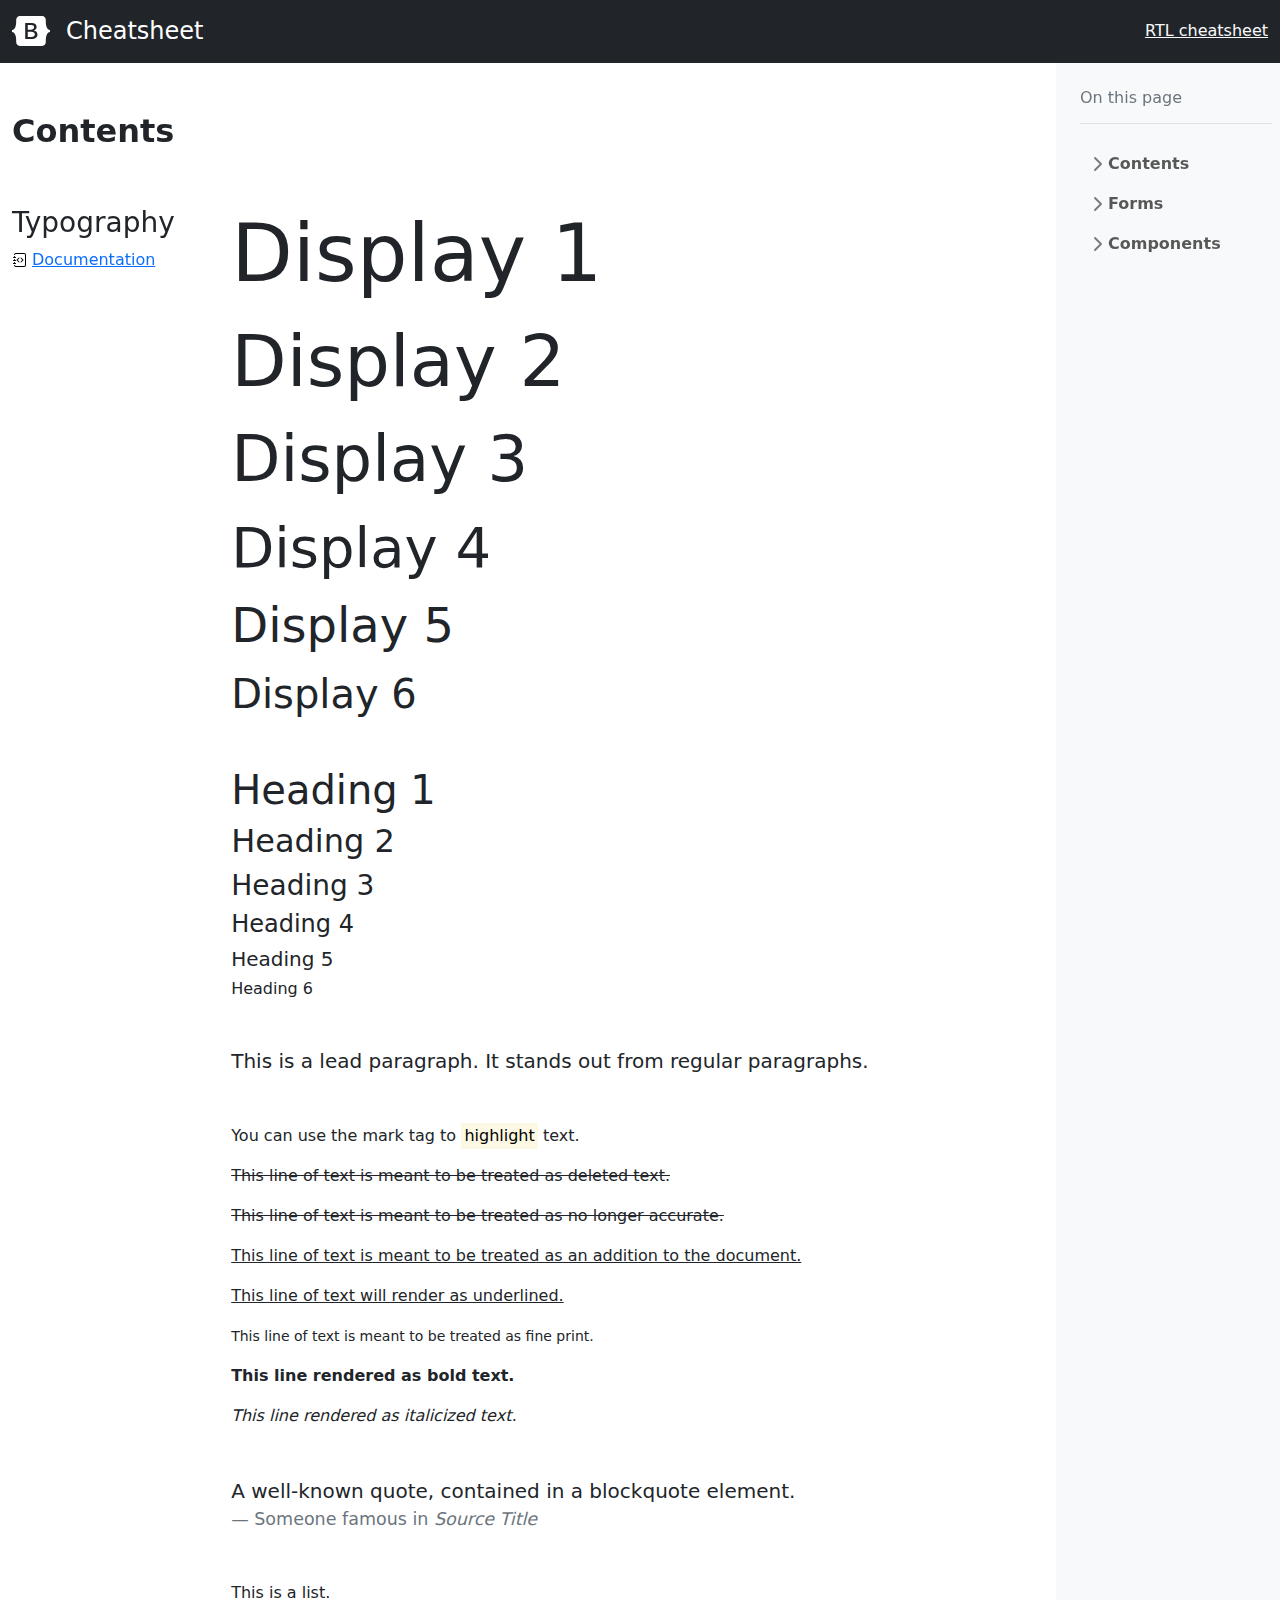
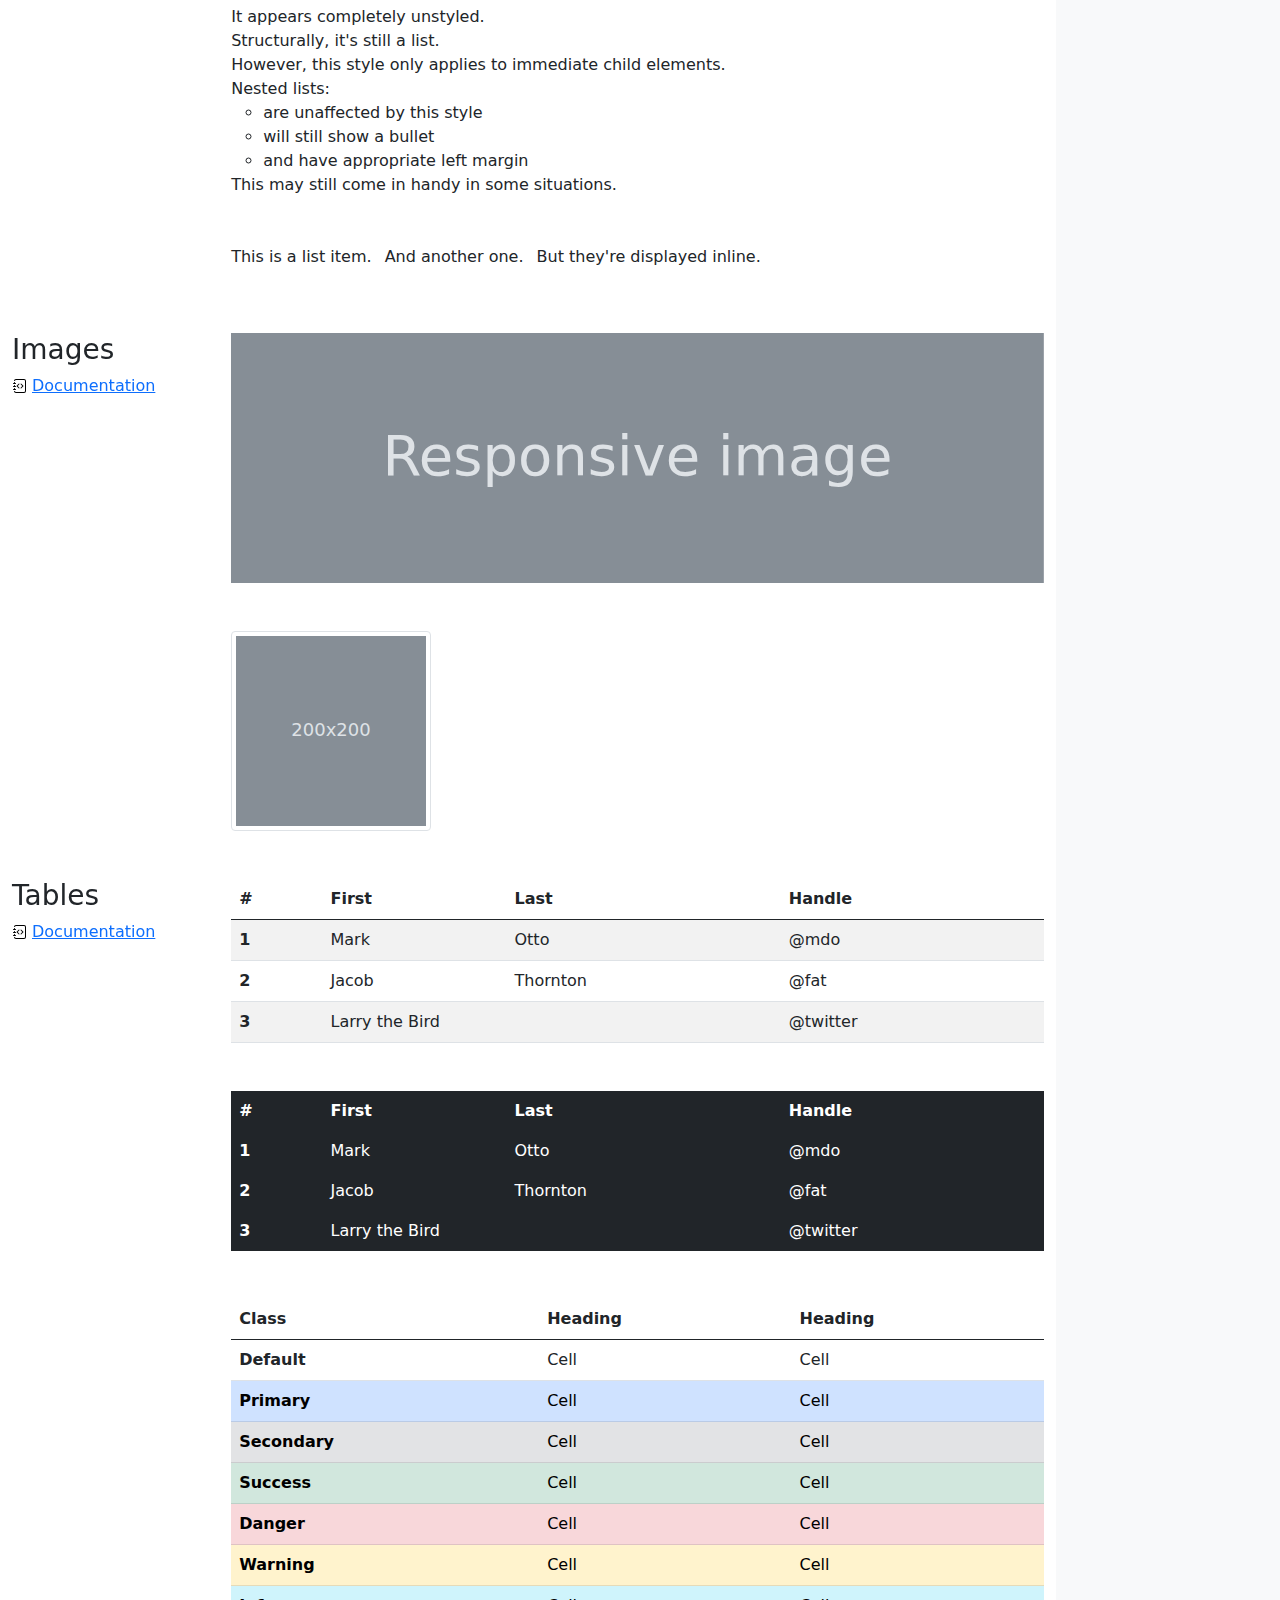
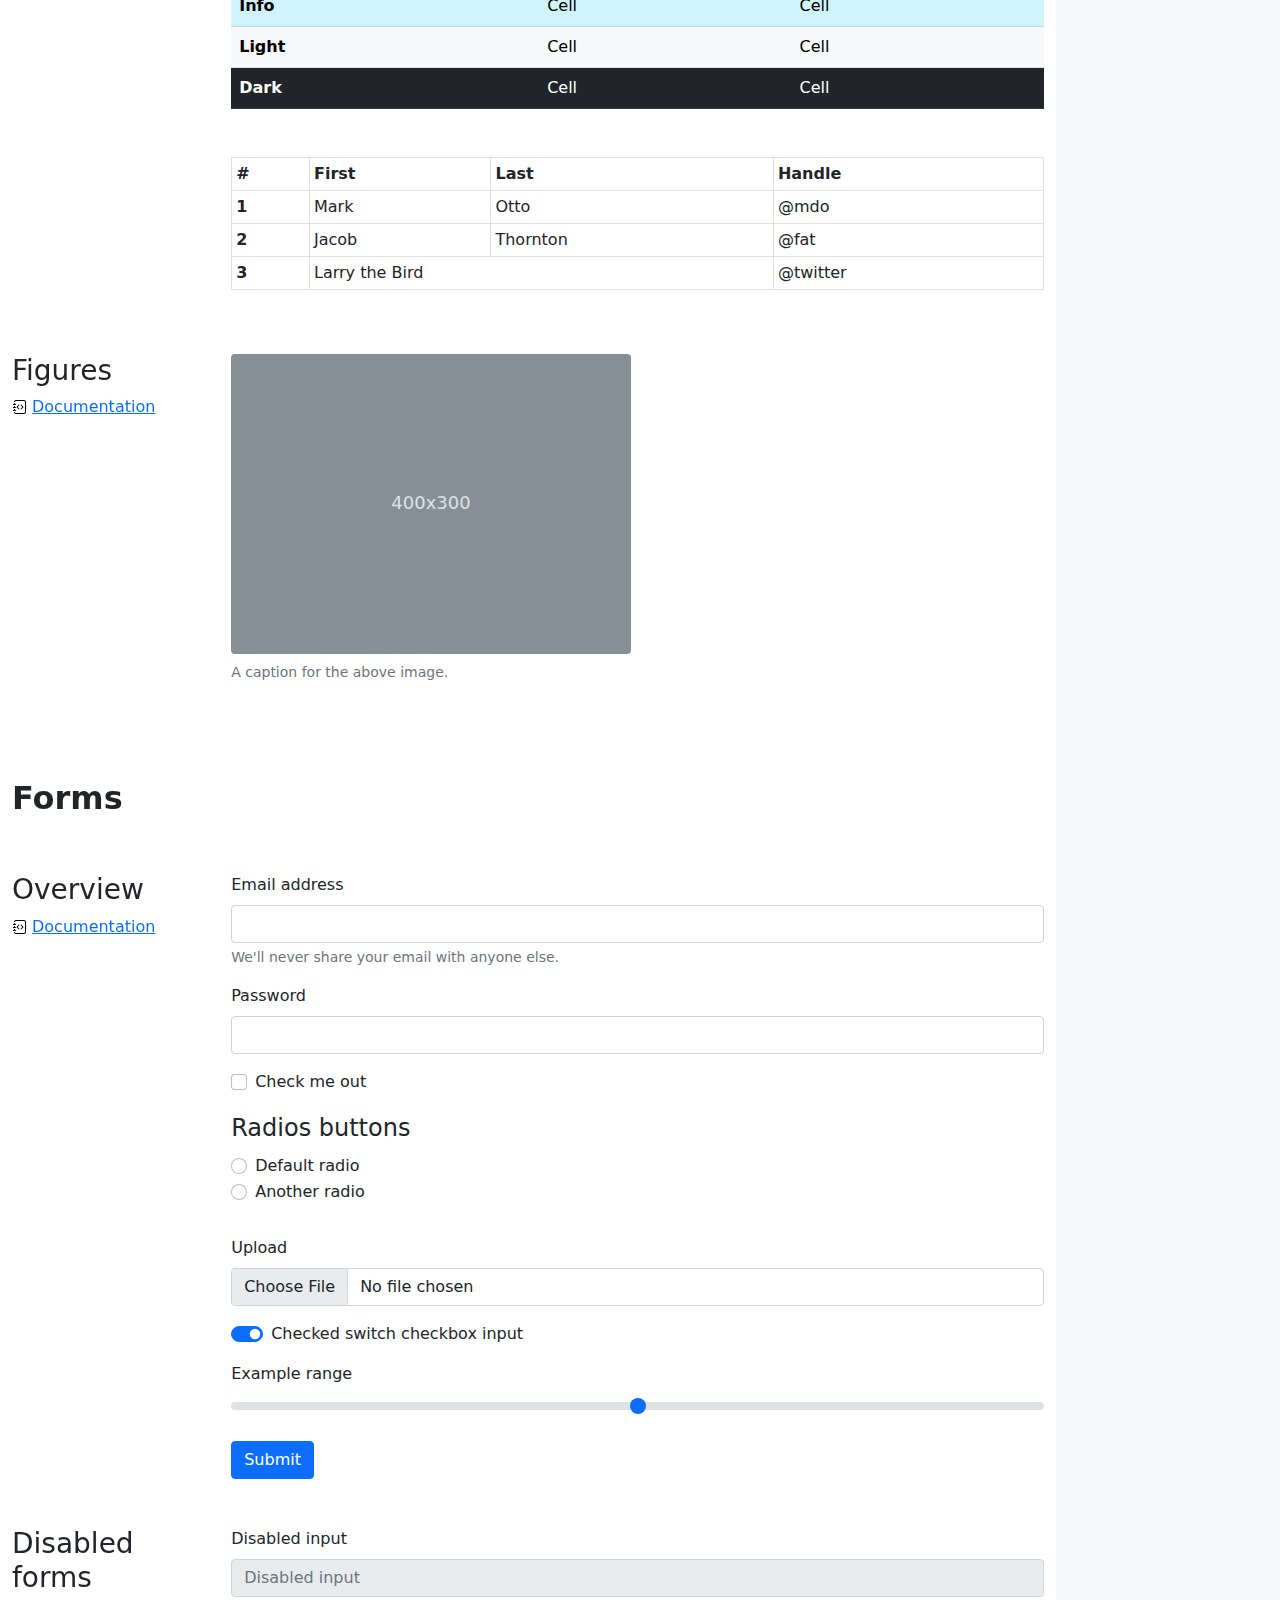
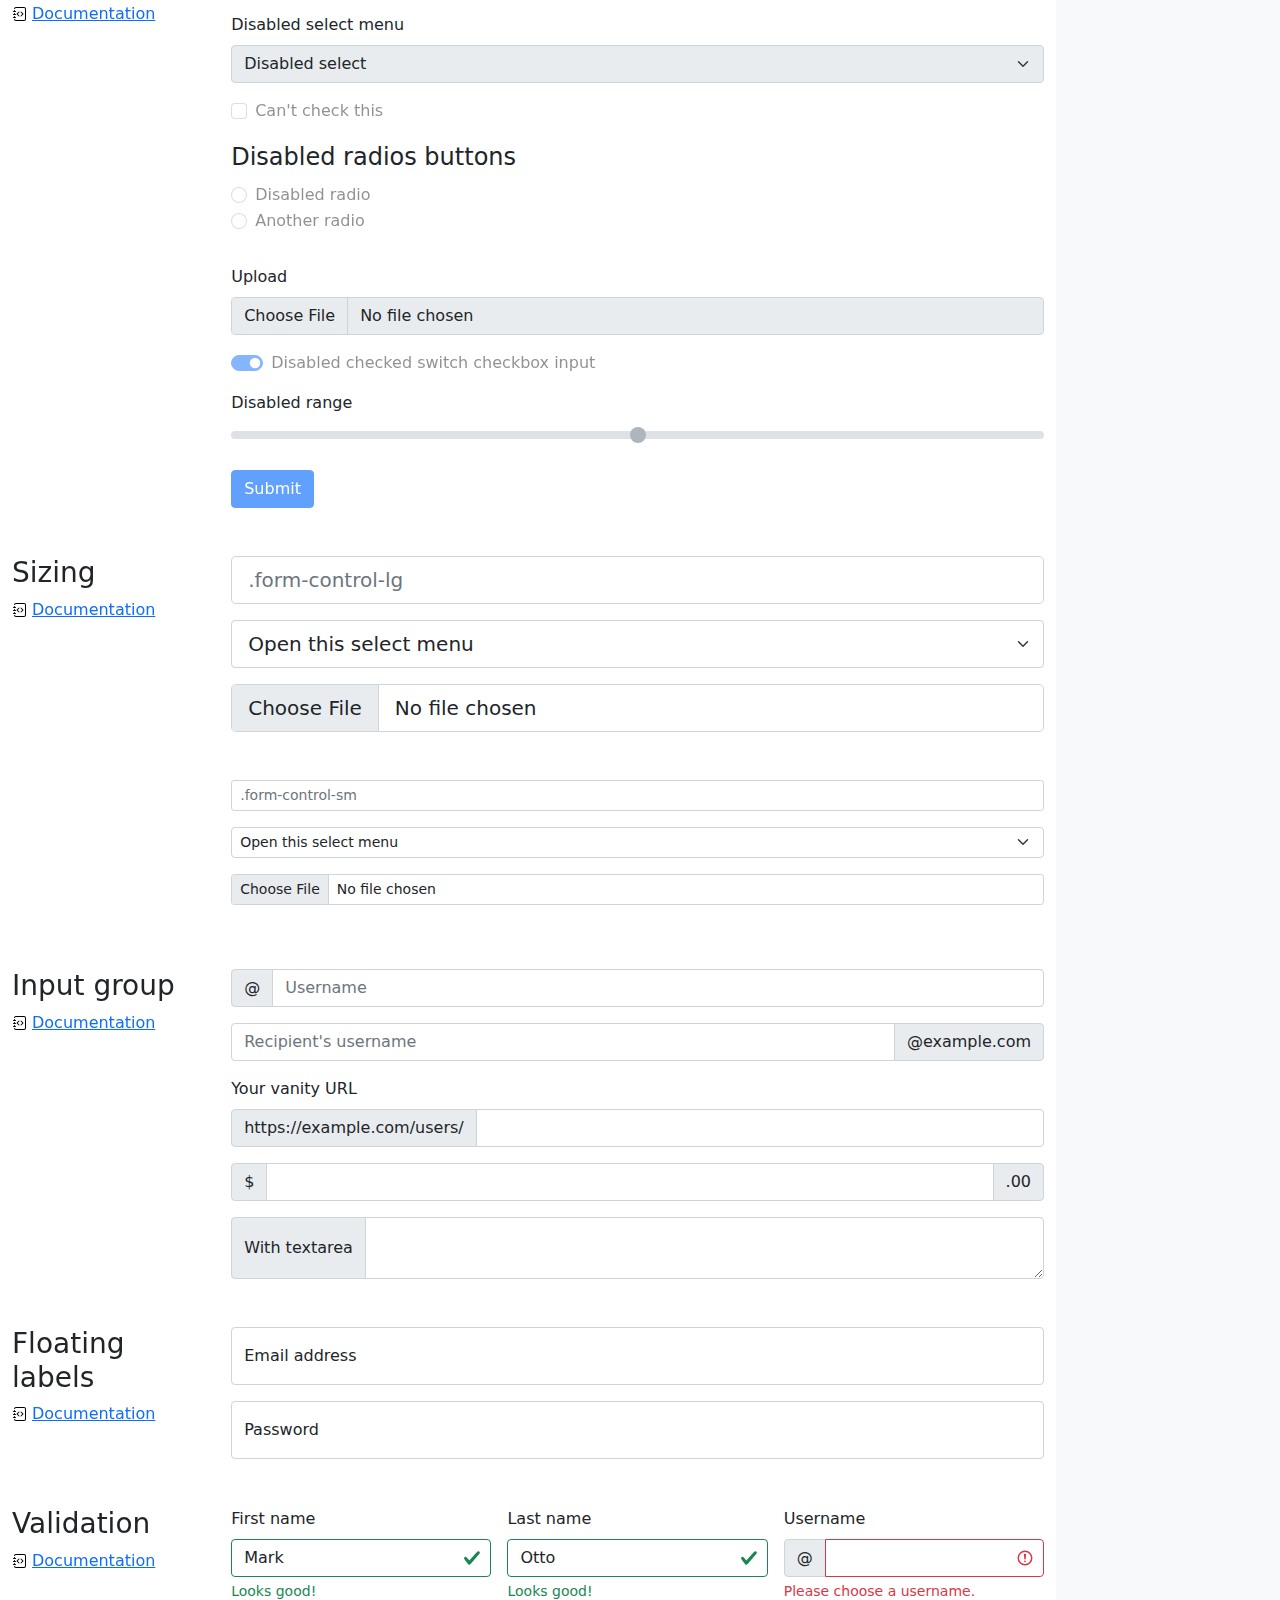
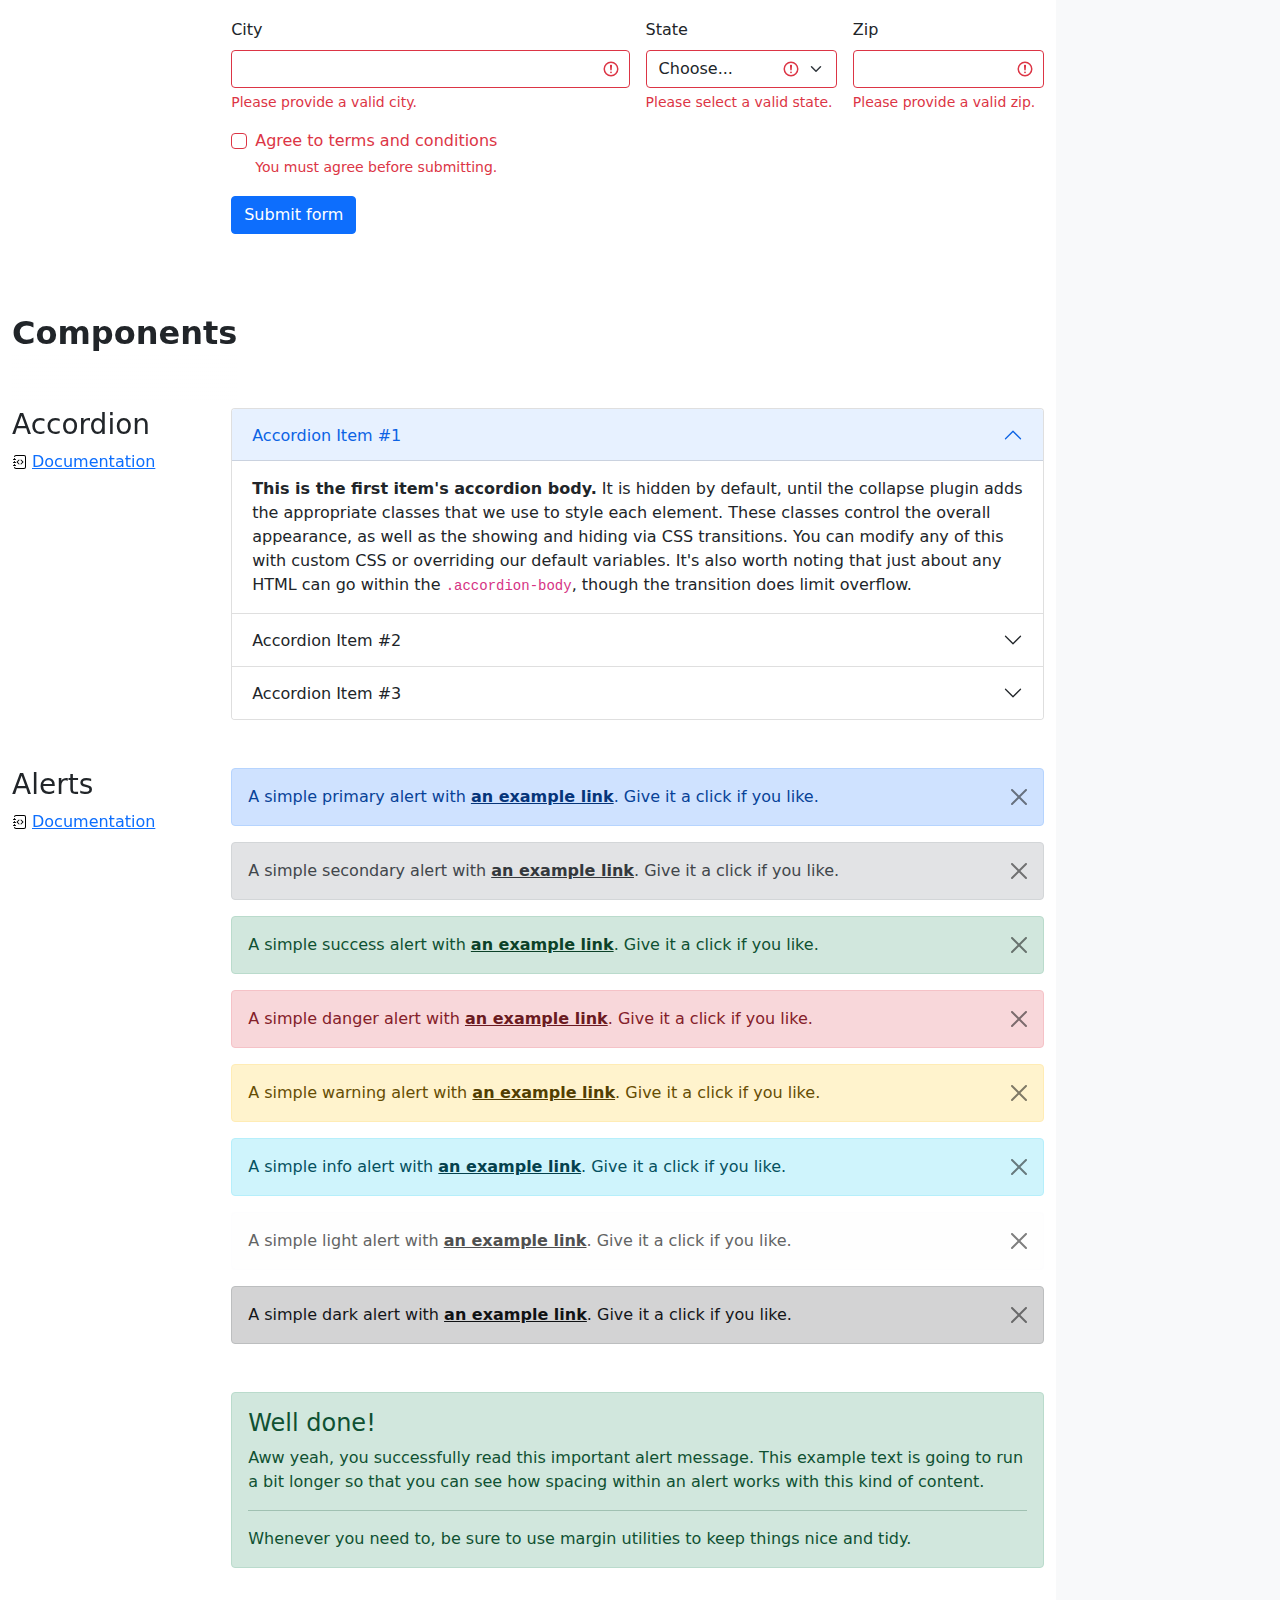
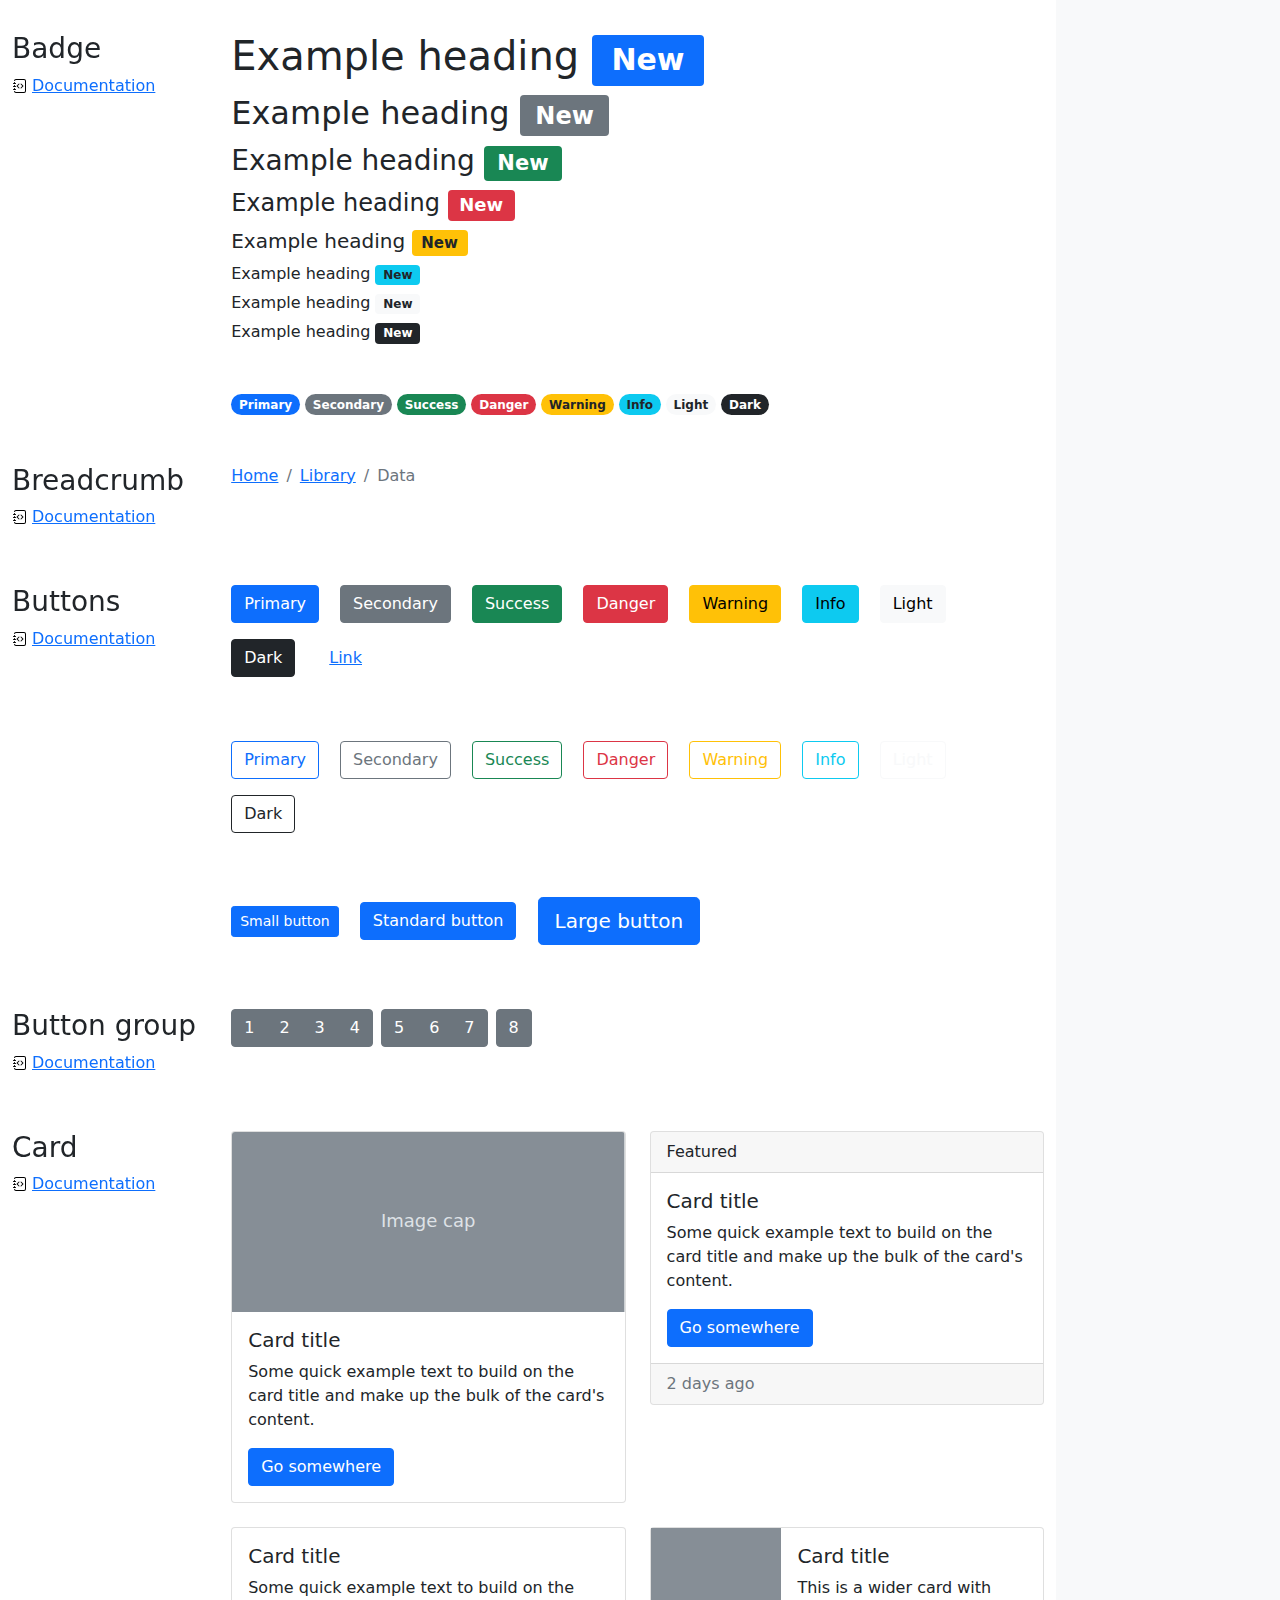
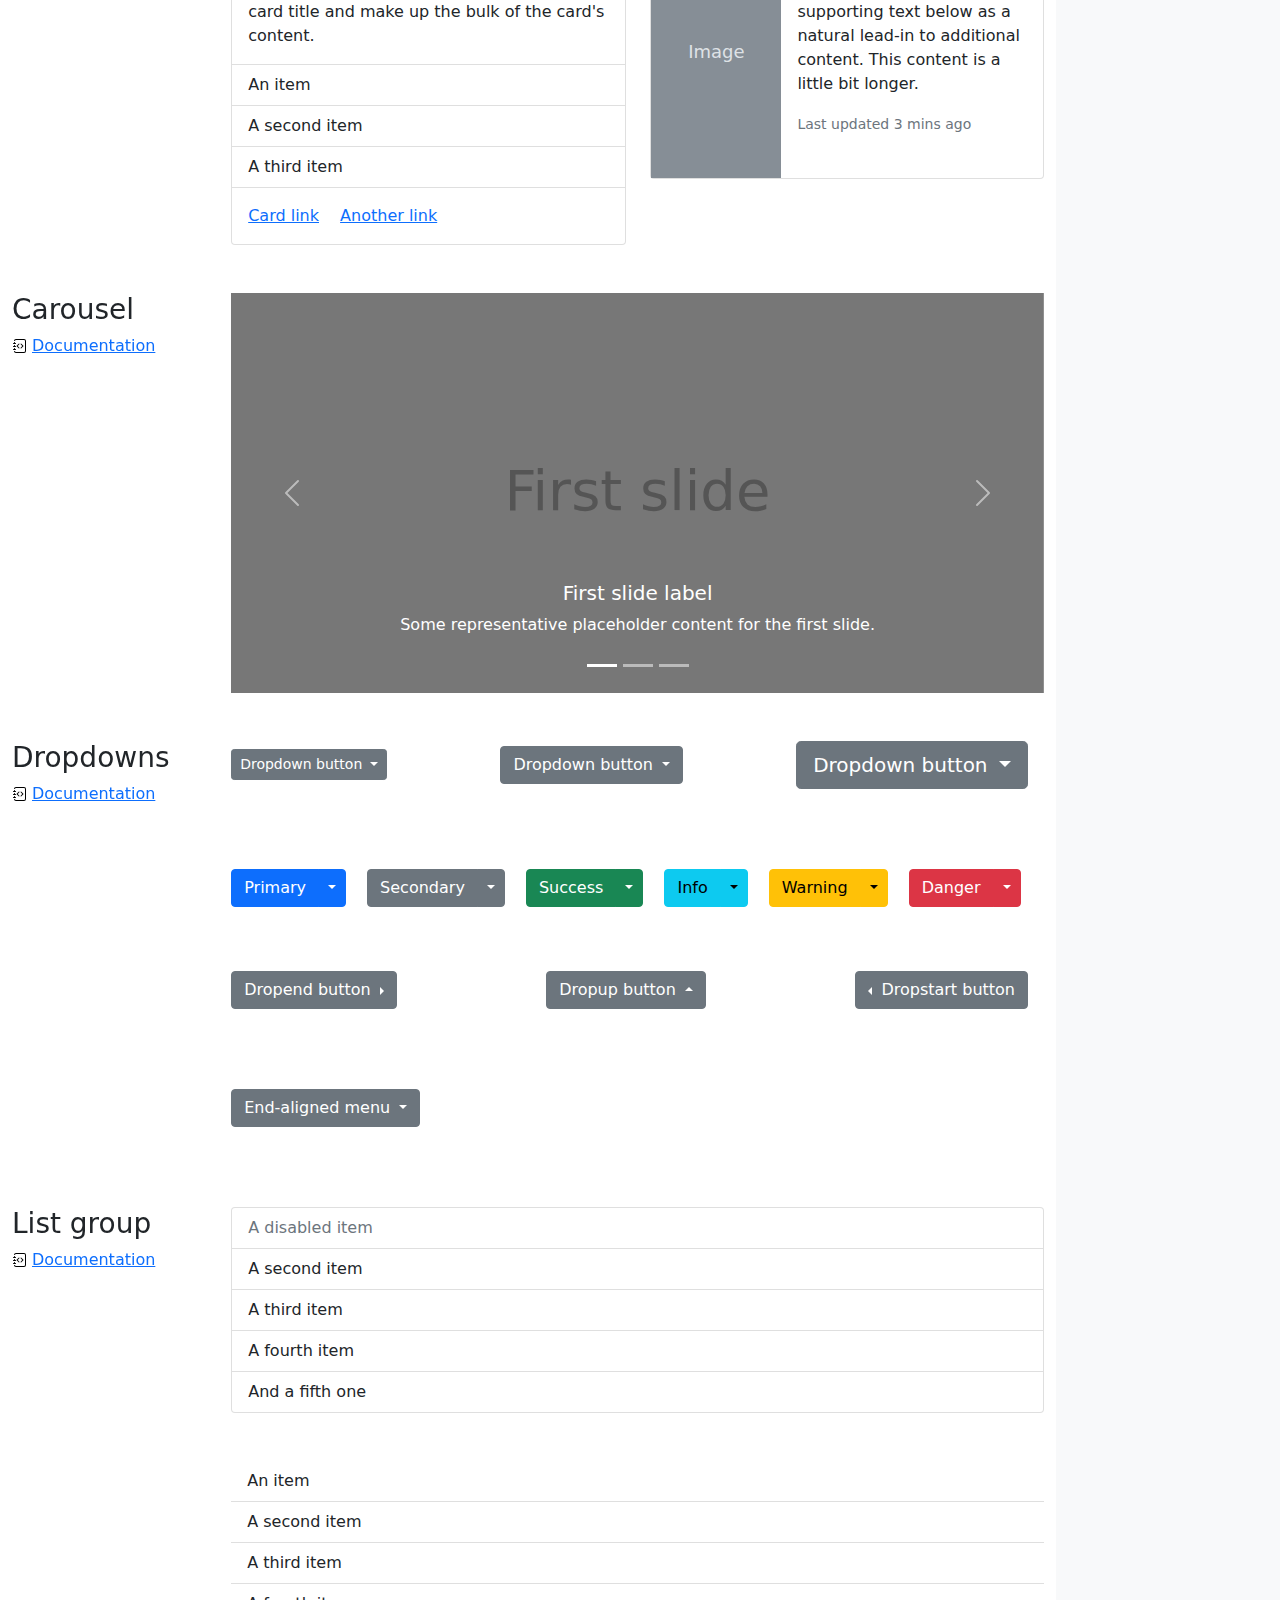
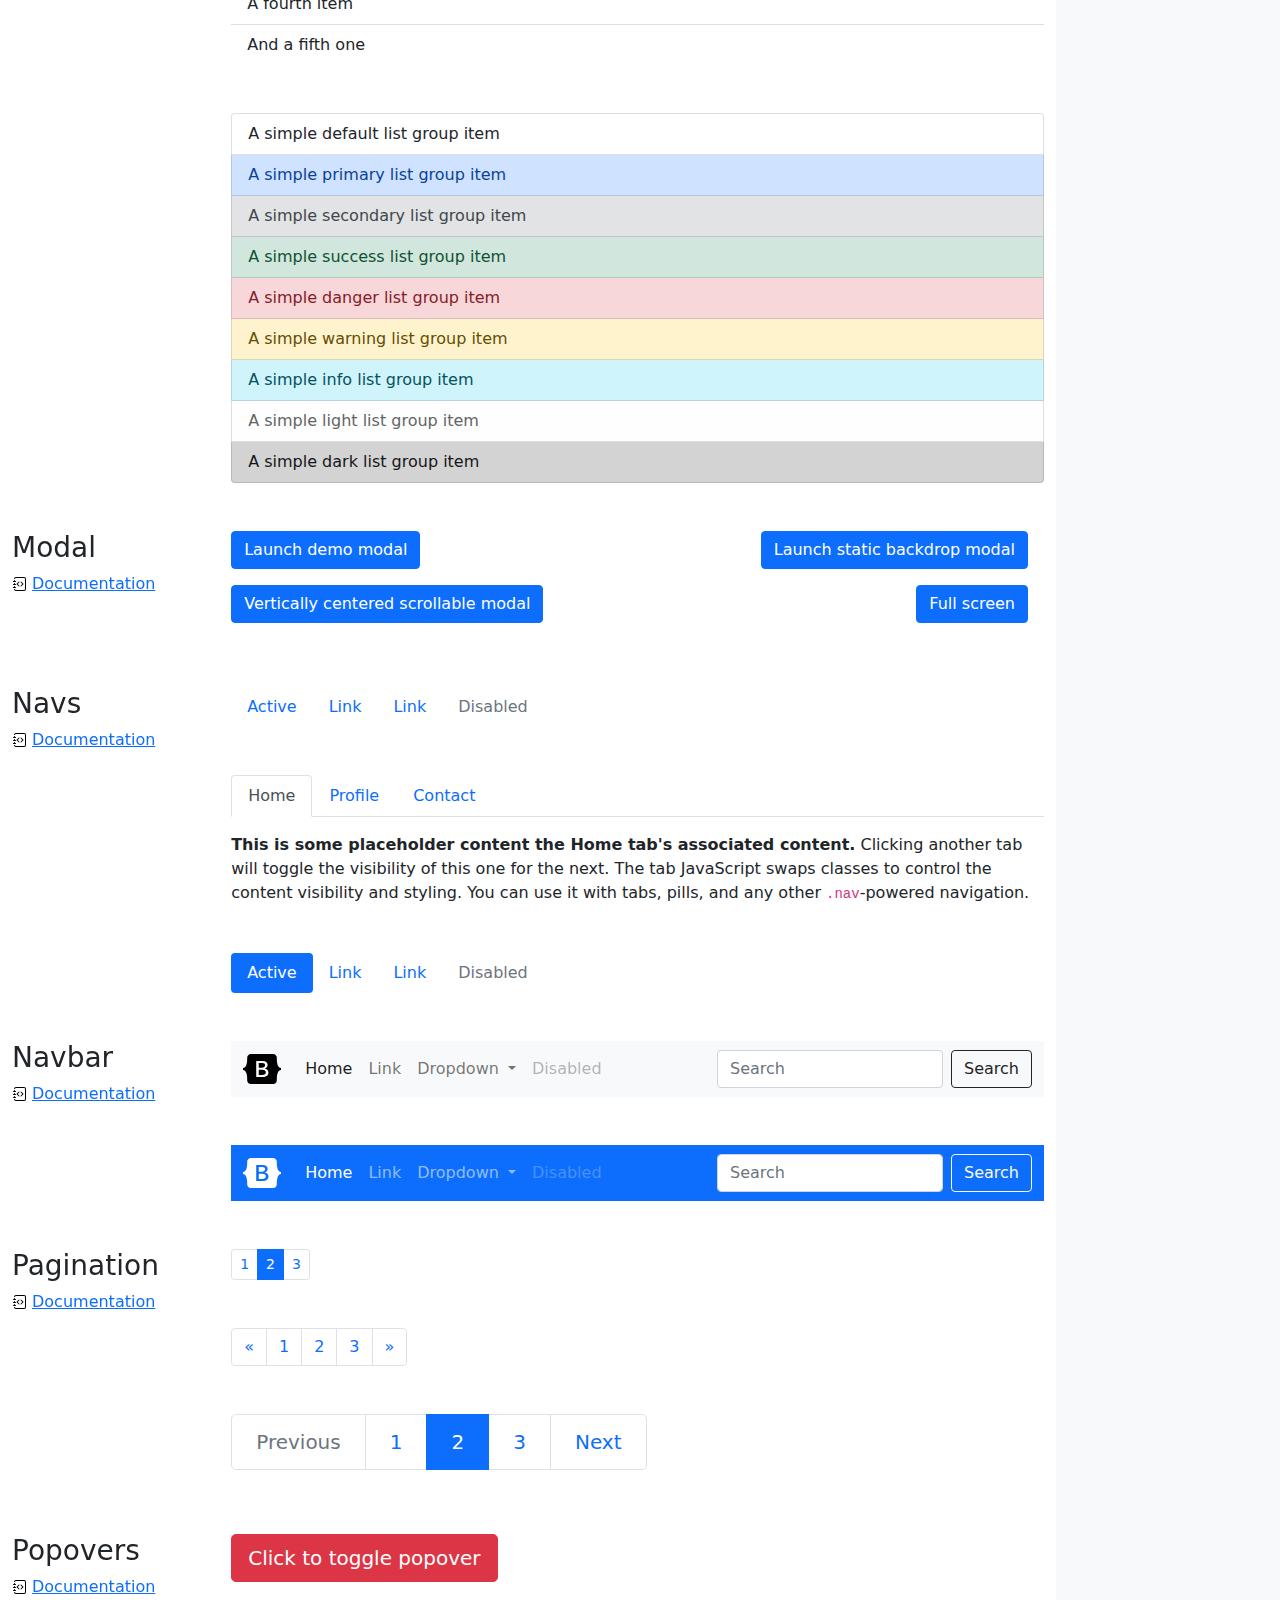
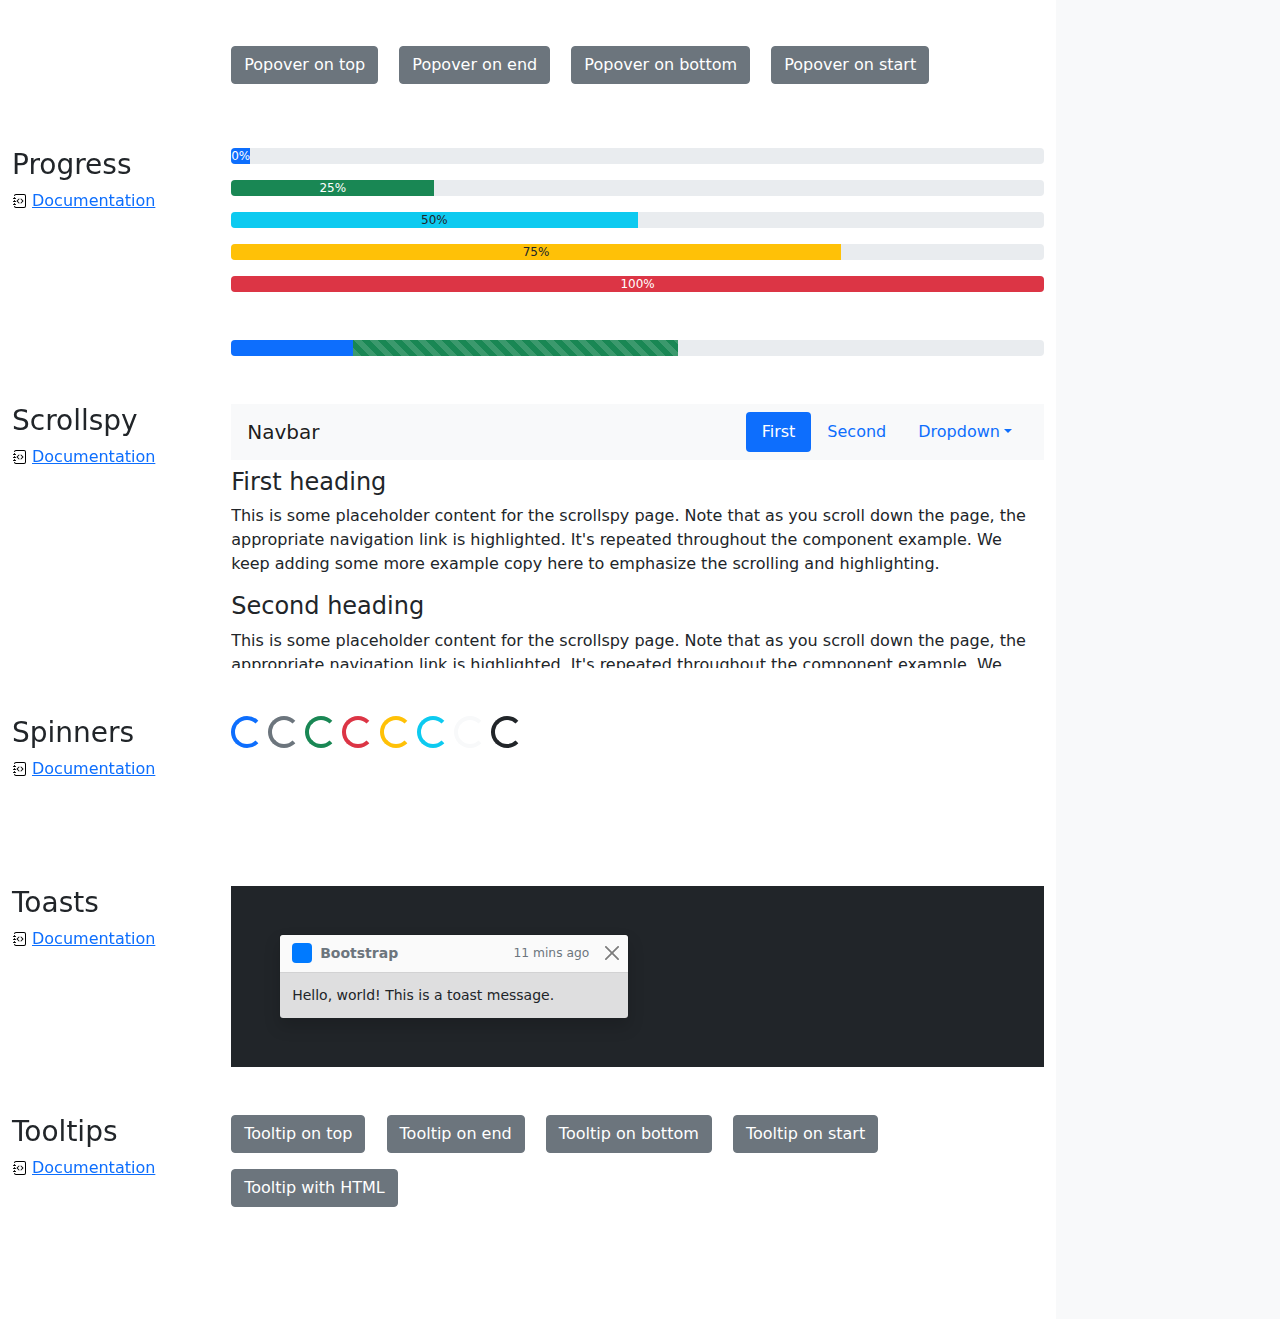
<file: bootstrap-5.0.2-examples/cheatsheet/index.html>
<!doctype html>
<html lang="en">
  <head>
    <meta charset="utf-8">
    <meta name="viewport" content="width=device-width, initial-scale=1">
    <meta name="description" content="">
    <meta name="author" content="Mark Otto, Jacob Thornton, and Bootstrap contributors">
    <meta name="generator" content="Hugo 0.84.0">
    <title>Cheatsheet · Bootstrap v5.0</title>

    <link rel="canonical" href="https://getbootstrap.com/docs/5.0/examples/cheatsheet/">

    

    <!-- Bootstrap core CSS -->
<link href="../assets/dist/css/bootstrap.min.css" rel="stylesheet">

    <style>
      .bd-placeholder-img {
        font-size: 1.125rem;
        text-anchor: middle;
        -webkit-user-select: none;
        -moz-user-select: none;
        user-select: none;
      }

      @media (min-width: 768px) {
        .bd-placeholder-img-lg {
          font-size: 3.5rem;
        }
      }
    </style>

    
    <!-- Custom styles for this template -->
    <link href="cheatsheet.css" rel="stylesheet">
  </head>
  <body class="bg-light">
    
<header class="bd-header bg-dark py-3 d-flex align-items-stretch border-bottom border-dark">
  <div class="container-fluid d-flex align-items-center">
    <h1 class="d-flex align-items-center fs-4 text-white mb-0">
      <img src="../assets/brand/bootstrap-logo-white.svg" width="38" height="30" class="me-3" alt="Bootstrap">
      Cheatsheet
    </h1>
    <a href="../examples/cheatsheet-rtl/" class="ms-auto link-light" hreflang="ar">RTL cheatsheet</a>
  </div>
</header>
<aside class="bd-aside sticky-xl-top text-muted align-self-start mb-3 mb-xl-5 px-2">
  <h2 class="h6 pt-4 pb-3 mb-4 border-bottom">On this page</h2>
  <nav class="small" id="toc">
    <ul class="list-unstyled">
      <li class="my-2">
        <button class="btn d-inline-flex align-items-center collapsed" data-bs-toggle="collapse" aria-expanded="false" data-bs-target="#contents-collapse" aria-controls="contents-collapse">Contents</button>
        <ul class="list-unstyled ps-3 collapse" id="contents-collapse">
          <li><a class="d-inline-flex align-items-center rounded" href="#typography">Typography</a></li>
          <li><a class="d-inline-flex align-items-center rounded" href="#images">Images</a></li>
          <li><a class="d-inline-flex align-items-center rounded" href="#tables">Tables</a></li>
          <li><a class="d-inline-flex align-items-center rounded" href="#figures">Figures</a></li>
        </ul>
      </li>
      <li class="my-2">
        <button class="btn d-inline-flex align-items-center collapsed" data-bs-toggle="collapse" aria-expanded="false" data-bs-target="#forms-collapse" aria-controls="forms-collapse">Forms</button>
        <ul class="list-unstyled ps-3 collapse" id="forms-collapse">
          <li><a class="d-inline-flex align-items-center rounded" href="#overview">Overview</a></li>
          <li><a class="d-inline-flex align-items-center rounded" href="#disabled-forms">Disabled forms</a></li>
          <li><a class="d-inline-flex align-items-center rounded" href="#sizing">Sizing</a></li>
          <li><a class="d-inline-flex align-items-center rounded" href="#input-group">Input group</a></li>
          <li><a class="d-inline-flex align-items-center rounded" href="#floating-labels">Floating labels</a></li>
          <li><a class="d-inline-flex align-items-center rounded" href="#validation">Validation</a></li>
        </ul>
      </li>
      <li class="my-2">
        <button class="btn d-inline-flex align-items-center collapsed" data-bs-toggle="collapse" aria-expanded="false" data-bs-target="#components-collapse" aria-controls="components-collapse">Components</button>
        <ul class="list-unstyled ps-3 collapse" id="components-collapse">
          <li><a class="d-inline-flex align-items-center rounded" href="#accordion">Accordion</a></li>
          <li><a class="d-inline-flex align-items-center rounded" href="#alerts">Alerts</a></li>
          <li><a class="d-inline-flex align-items-center rounded" href="#badge">Badge</a></li>
          <li><a class="d-inline-flex align-items-center rounded" href="#breadcrumb">Breadcrumb</a></li>
          <li><a class="d-inline-flex align-items-center rounded" href="#buttons">Buttons</a></li>
          <li><a class="d-inline-flex align-items-center rounded" href="#button-group">Button group</a></li>
          <li><a class="d-inline-flex align-items-center rounded" href="#card">Card</a></li>
          <li><a class="d-inline-flex align-items-center rounded" href="#carousel">Carousel</a></li>
          <li><a class="d-inline-flex align-items-center rounded" href="#dropdowns">Dropdowns</a></li>
          <li><a class="d-inline-flex align-items-center rounded" href="#list-group">List group</a></li>
          <li><a class="d-inline-flex align-items-center rounded" href="#modal">Modal</a></li>
          <li><a class="d-inline-flex align-items-center rounded" href="#navs">Navs</a></li>
          <li><a class="d-inline-flex align-items-center rounded" href="#navbar">Navbar</a></li>
          <li><a class="d-inline-flex align-items-center rounded" href="#pagination">Pagination</a></li>
          <li><a class="d-inline-flex align-items-center rounded" href="#popovers">Popovers</a></li>
          <li><a class="d-inline-flex align-items-center rounded" href="#progress">Progress</a></li>
          <li><a class="d-inline-flex align-items-center rounded" href="#scrollspy">Scrollspy</a></li>
          <li><a class="d-inline-flex align-items-center rounded" href="#spinners">Spinners</a></li>
          <li><a class="d-inline-flex align-items-center rounded" href="#toasts">Toasts</a></li>
          <li><a class="d-inline-flex align-items-center rounded" href="#tooltips">Tooltips</a></li>
        </ul>
      </li>
    </ul>
  </nav>
</aside>
<div class="bd-cheatsheet container-fluid bg-body">
  <section id="content">
    <h2 class="sticky-xl-top fw-bold pt-3 pt-xl-5 pb-2 pb-xl-3">Contents</h2>

    <article class="my-3" id="typography">
      <div class="bd-heading sticky-xl-top align-self-start mt-5 mb-3 mt-xl-0 mb-xl-2">
        <h3>Typography</h3>
        <a class="d-flex align-items-center" href="../content/typography/">Documentation</a>
      </div>

      <div>
        <div class="bd-example">
        <p class="display-1">Display 1</p>
        <p class="display-2">Display 2</p>
        <p class="display-3">Display 3</p>
        <p class="display-4">Display 4</p>
        <p class="display-5">Display 5</p>
        <p class="display-6">Display 6</p>
        </div>

        <div class="bd-example">
        <p class="h1">Heading 1</p>
        <p class="h2">Heading 2</p>
        <p class="h3">Heading 3</p>
        <p class="h4">Heading 4</p>
        <p class="h5">Heading 5</p>
        <p class="h6">Heading 6</p>
        </div>

        <div class="bd-example">
        <p class="lead">
          This is a lead paragraph. It stands out from regular paragraphs.
        </p>
        </div>

        <div class="bd-example">
        <p>You can use the mark tag to <mark>highlight</mark> text.</p>
        <p><del>This line of text is meant to be treated as deleted text.</del></p>
        <p><s>This line of text is meant to be treated as no longer accurate.</s></p>
        <p><ins>This line of text is meant to be treated as an addition to the document.</ins></p>
        <p><u>This line of text will render as underlined.</u></p>
        <p><small>This line of text is meant to be treated as fine print.</small></p>
        <p><strong>This line rendered as bold text.</strong></p>
        <p><em>This line rendered as italicized text.</em></p>
        </div>

        <div class="bd-example">
        <blockquote class="blockquote">
          <p>A well-known quote, contained in a blockquote element.</p>
          <footer class="blockquote-footer">Someone famous in <cite title="Source Title">Source Title</cite></footer>
        </blockquote>
        </div>

        <div class="bd-example">
        <ul class="list-unstyled">
          <li>This is a list.</li>
          <li>It appears completely unstyled.</li>
          <li>Structurally, it's still a list.</li>
          <li>However, this style only applies to immediate child elements.</li>
          <li>Nested lists:
            <ul>
              <li>are unaffected by this style</li>
              <li>will still show a bullet</li>
              <li>and have appropriate left margin</li>
            </ul>
          </li>
          <li>This may still come in handy in some situations.</li>
        </ul>
        </div>

        <div class="bd-example">
        <ul class="list-inline">
          <li class="list-inline-item">This is a list item.</li>
          <li class="list-inline-item">And another one.</li>
          <li class="list-inline-item">But they're displayed inline.</li>
        </ul>
        </div>
      </div>
    </article>
    <article class="my-3" id="images">
      <div class="bd-heading sticky-xl-top align-self-start mt-5 mb-3 mt-xl-0 mb-xl-2">
        <h3>Images</h3>
        <a class="d-flex align-items-center" href="../content/images/">Documentation</a>
      </div>

      <div>
        <div class="bd-example">
        <svg class="bd-placeholder-img bd-placeholder-img-lg img-fluid" width="100%" height="250" xmlns="http://www.w3.org/2000/svg" role="img" aria-label="Placeholder: Responsive image" preserveAspectRatio="xMidYMid slice" focusable="false"><title>Placeholder</title><rect width="100%" height="100%" fill="#868e96"/><text x="50%" y="50%" fill="#dee2e6" dy=".3em">Responsive image</text></svg>

        </div>

        <div class="bd-example">
        <svg class="bd-placeholder-img img-thumbnail" width="200" height="200" xmlns="http://www.w3.org/2000/svg" role="img" aria-label="A generic square placeholder image with a white border around it, making it resemble a photograph taken with an old instant camera: 200x200" preserveAspectRatio="xMidYMid slice" focusable="false"><title>A generic square placeholder image with a white border around it, making it resemble a photograph taken with an old instant camera</title><rect width="100%" height="100%" fill="#868e96"/><text x="50%" y="50%" fill="#dee2e6" dy=".3em">200x200</text></svg>

        </div>
      </div>
    </article>
    <article class="my-3" id="tables">
      <div class="bd-heading sticky-xl-top align-self-start mt-5 mb-3 mt-xl-0 mb-xl-2">
        <h3>Tables</h3>
        <a class="d-flex align-items-center" href="../content/tables/">Documentation</a>
      </div>

      <div>
        <div class="bd-example">
        <table class="table table-striped">
          <thead>
          <tr>
            <th scope="col">#</th>
            <th scope="col">First</th>
            <th scope="col">Last</th>
            <th scope="col">Handle</th>
          </tr>
          </thead>
          <tbody>
          <tr>
            <th scope="row">1</th>
            <td>Mark</td>
            <td>Otto</td>
            <td>@mdo</td>
          </tr>
          <tr>
            <th scope="row">2</th>
            <td>Jacob</td>
            <td>Thornton</td>
            <td>@fat</td>
          </tr>
          <tr>
            <th scope="row">3</th>
            <td colspan="2">Larry the Bird</td>
            <td>@twitter</td>
          </tr>
          </tbody>
        </table>
        </div>

        <div class="bd-example">
        <table class="table table-dark table-borderless">
          <thead>
          <tr>
            <th scope="col">#</th>
            <th scope="col">First</th>
            <th scope="col">Last</th>
            <th scope="col">Handle</th>
          </tr>
          </thead>
          <tbody>
          <tr>
            <th scope="row">1</th>
            <td>Mark</td>
            <td>Otto</td>
            <td>@mdo</td>
          </tr>
          <tr>
            <th scope="row">2</th>
            <td>Jacob</td>
            <td>Thornton</td>
            <td>@fat</td>
          </tr>
          <tr>
            <th scope="row">3</th>
            <td colspan="2">Larry the Bird</td>
            <td>@twitter</td>
          </tr>
          </tbody>
        </table>
        </div>

        <div class="bd-example">
        <table class="table table-hover">
          <thead>
          <tr>
            <th scope="col">Class</th>
            <th scope="col">Heading</th>
            <th scope="col">Heading</th>
          </tr>
          </thead>
          <tbody>
          <tr>
            <th scope="row">Default</th>
            <td>Cell</td>
            <td>Cell</td>
          </tr>
          
          <tr class="table-primary">
            <th scope="row">Primary</th>
            <td>Cell</td>
            <td>Cell</td>
          </tr>
          <tr class="table-secondary">
            <th scope="row">Secondary</th>
            <td>Cell</td>
            <td>Cell</td>
          </tr>
          <tr class="table-success">
            <th scope="row">Success</th>
            <td>Cell</td>
            <td>Cell</td>
          </tr>
          <tr class="table-danger">
            <th scope="row">Danger</th>
            <td>Cell</td>
            <td>Cell</td>
          </tr>
          <tr class="table-warning">
            <th scope="row">Warning</th>
            <td>Cell</td>
            <td>Cell</td>
          </tr>
          <tr class="table-info">
            <th scope="row">Info</th>
            <td>Cell</td>
            <td>Cell</td>
          </tr>
          <tr class="table-light">
            <th scope="row">Light</th>
            <td>Cell</td>
            <td>Cell</td>
          </tr>
          <tr class="table-dark">
            <th scope="row">Dark</th>
            <td>Cell</td>
            <td>Cell</td>
          </tr>
          </tbody>
        </table>
        </div>

        <div class="bd-example">
        <table class="table table-sm table-bordered">
          <thead>
          <tr>
            <th scope="col">#</th>
            <th scope="col">First</th>
            <th scope="col">Last</th>
            <th scope="col">Handle</th>
          </tr>
          </thead>
          <tbody>
          <tr>
            <th scope="row">1</th>
            <td>Mark</td>
            <td>Otto</td>
            <td>@mdo</td>
          </tr>
          <tr>
            <th scope="row">2</th>
            <td>Jacob</td>
            <td>Thornton</td>
            <td>@fat</td>
          </tr>
          <tr>
            <th scope="row">3</th>
            <td colspan="2">Larry the Bird</td>
            <td>@twitter</td>
          </tr>
          </tbody>
        </table>
        </div>
      </div>
    </article>
    <article class="my-3" id="figures">
      <div class="bd-heading sticky-xl-top align-self-start mt-5 mb-3 mt-xl-0 mb-xl-2">
        <h3>Figures</h3>
        <a class="d-flex align-items-center" href="../content/figures/">Documentation</a>
      </div>

      <div>
        <div class="bd-example">
        <figure class="figure">
          <svg class="bd-placeholder-img figure-img img-fluid rounded" width="400" height="300" xmlns="http://www.w3.org/2000/svg" role="img" aria-label="Placeholder: 400x300" preserveAspectRatio="xMidYMid slice" focusable="false"><title>Placeholder</title><rect width="100%" height="100%" fill="#868e96"/><text x="50%" y="50%" fill="#dee2e6" dy=".3em">400x300</text></svg>

          <figcaption class="figure-caption">A caption for the above image.</figcaption>
        </figure>
        </div>
      </div>
    </article>
  </section>

  <section id="forms">
    <h2 class="sticky-xl-top fw-bold pt-3 pt-xl-5 pb-2 pb-xl-3">Forms</h2>

    <article class="my-3" id="overview">
      <div class="bd-heading sticky-xl-top align-self-start mt-5 mb-3 mt-xl-0 mb-xl-2">
        <h3>Overview</h3>
        <a class="d-flex align-items-center" href="../forms/overview/">Documentation</a>
      </div>

      <div>
        <div class="bd-example">
        <form>
          <div class="mb-3">
            <label for="exampleInputEmail1" class="form-label">Email address</label>
            <input type="email" class="form-control" id="exampleInputEmail1" aria-describedby="emailHelp">
            <div id="emailHelp" class="form-text">We'll never share your email with anyone else.</div>
          </div>
          <div class="mb-3">
            <label for="exampleInputPassword1" class="form-label">Password</label>
            <input type="password" class="form-control" id="exampleInputPassword1">
          </div>
          <div class="mb-3 form-check">
            <input type="checkbox" class="form-check-input" id="exampleCheck1">
            <label class="form-check-label" for="exampleCheck1">Check me out</label>
          </div>
          <fieldset class="mb-3">
            <legend>Radios buttons</legend>
            <div class="form-check">
              <input type="radio" name="radios" class="form-check-input" id="exampleRadio1">
              <label class="form-check-label" for="exampleRadio1">Default radio</label>
            </div>
            <div class="mb-3 form-check">
              <input type="radio" name="radios" class="form-check-input" id="exampleRadio2">
              <label class="form-check-label" for="exampleRadio2">Another radio</label>
            </div>
          </fieldset>
          <div class="mb-3">
            <label class="form-label" for="customFile">Upload</label>
            <input type="file" class="form-control" id="customFile">
          </div>
          <div class="mb-3 form-check form-switch">
            <input class="form-check-input" type="checkbox" id="flexSwitchCheckChecked" checked>
            <label class="form-check-label" for="flexSwitchCheckChecked">Checked switch checkbox input</label>
          </div>
          <div class="mb-3">
            <label for="customRange3" class="form-label">Example range</label>
            <input type="range" class="form-range" min="0" max="5" step="0.5" id="customRange3">
          </div>
          <button type="submit" class="btn btn-primary">Submit</button>
        </form>
        </div>
      </div>
    </article>
    <article class="my-3" id="disabled-forms">
      <div class="bd-heading sticky-xl-top align-self-start mt-5 mb-3 mt-xl-0 mb-xl-2">
        <h3>Disabled forms</h3>
        <a class="d-flex align-items-center" href="../forms/overview/#disabled-forms">Documentation</a>
      </div>

      <div>
        <div class="bd-example">
        <form>
          <fieldset disabled aria-label="Disabled fieldset example">
            <div class="mb-3">
              <label for="disabledTextInput" class="form-label">Disabled input</label>
              <input type="text" id="disabledTextInput" class="form-control" placeholder="Disabled input">
            </div>
            <div class="mb-3">
              <label for="disabledSelect" class="form-label">Disabled select menu</label>
              <select id="disabledSelect" class="form-select">
                <option>Disabled select</option>
              </select>
            </div>
            <div class="mb-3">
              <div class="form-check">
                <input class="form-check-input" type="checkbox" id="disabledFieldsetCheck" disabled>
                <label class="form-check-label" for="disabledFieldsetCheck">
                  Can't check this
                </label>
              </div>
            </div>
            <fieldset class="mb-3">
              <legend>Disabled radios buttons</legend>
              <div class="form-check">
                <input type="radio" name="radios" class="form-check-input" id="disabledRadio1" disabled>
                <label class="form-check-label" for="disabledRadio1">Disabled radio</label>
              </div>
              <div class="mb-3 form-check">
                <input type="radio" name="radios" class="form-check-input" id="disabledRadio2" disabled>
                <label class="form-check-label" for="disabledRadio2">Another radio</label>
              </div>
            </fieldset>
            <div class="mb-3">
              <label class="form-label" for="disabledCustomFile">Upload</label>
              <input type="file" class="form-control" id="disabledCustomFile" disabled>
            </div>
            <div class="mb-3 form-check form-switch">
              <input class="form-check-input" type="checkbox" id="disabledSwitchCheckChecked" checked disabled>
              <label class="form-check-label" for="disabledSwitchCheckChecked">Disabled checked switch checkbox input</label>
            </div>
            <div class="mb-3">
              <label for="disabledRange" class="form-label">Disabled range</label>
              <input type="range" class="form-range" min="0" max="5" step="0.5" id="disabledRange">
            </div>
            <button type="submit" class="btn btn-primary">Submit</button>
          </fieldset>
        </form>
        </div>
      </div>
    </article>
    <article class="my-3" id="sizing">
      <div class="bd-heading sticky-xl-top align-self-start mt-5 mb-3 mt-xl-0 mb-xl-2">
        <h3>Sizing</h3>
        <a class="d-flex align-items-center" href="../forms/form-control/#sizing">Documentation</a>
      </div>

      <div>
        <div class="bd-example">
        <div class="mb-3">
          <input class="form-control form-control-lg" type="text" placeholder=".form-control-lg" aria-label=".form-control-lg example">
        </div>
        <div class="mb-3">
          <select class="form-select form-select-lg mb-3" aria-label=".form-select-lg example">
            <option selected>Open this select menu</option>
            <option value="1">One</option>
            <option value="2">Two</option>
            <option value="3">Three</option>
          </select>
        </div>
        <div class="mb-3">
          <input type="file" class="form-control form-control-lg" aria-label="Large file input example">
        </div>
        </div>

        <div class="bd-example">
        <div class="mb-3">
          <input class="form-control form-control-sm" type="text" placeholder=".form-control-sm" aria-label=".form-control-sm example">
        </div>
        <div class="mb-3">
          <select class="form-select form-select-sm" aria-label=".form-select-sm example">
            <option selected>Open this select menu</option>
            <option value="1">One</option>
            <option value="2">Two</option>
            <option value="3">Three</option>
          </select>
        </div>
        <div class="mb-3">
          <input type="file" class="form-control form-control-sm" aria-label="Small file input example">
        </div>
        </div>
      </div>
    </article>
    <article class="my-3" id="input-group">
      <div class="bd-heading sticky-xl-top align-self-start mt-5 mb-3 mt-xl-0 mb-xl-2">
        <h3>Input group</h3>
        <a class="d-flex align-items-center" href="../forms/input-group/">Documentation</a>
      </div>

      <div>
        <div class="bd-example">
        <div class="input-group mb-3">
          <span class="input-group-text" id="basic-addon1">@</span>
          <input type="text" class="form-control" placeholder="Username" aria-label="Username" aria-describedby="basic-addon1">
        </div>
        <div class="input-group mb-3">
          <input type="text" class="form-control" placeholder="Recipient's username" aria-label="Recipient's username" aria-describedby="basic-addon2">
          <span class="input-group-text" id="basic-addon2">@example.com</span>
        </div>
        <label for="basic-url" class="form-label">Your vanity URL</label>
        <div class="input-group mb-3">
          <span class="input-group-text" id="basic-addon3">https://example.com/users/</span>
          <input type="text" class="form-control" id="basic-url" aria-describedby="basic-addon3">
        </div>
        <div class="input-group mb-3">
          <span class="input-group-text">$</span>
          <input type="text" class="form-control" aria-label="Amount (to the nearest dollar)">
          <span class="input-group-text">.00</span>
        </div>
        <div class="input-group">
          <span class="input-group-text">With textarea</span>
          <textarea class="form-control" aria-label="With textarea"></textarea>
        </div>
        </div>
      </div>
    </article>
    <article class="my-3" id="floating-labels">
      <div class="bd-heading sticky-xl-top align-self-start mt-5 mb-3 mt-xl-0 mb-xl-2">
        <h3>Floating labels</h3>
        <a class="d-flex align-items-center" href="../forms/floating-labels/">Documentation</a>
      </div>

      <div>
        <div class="bd-example">
        <form>
          <div class="form-floating mb-3">
            <input type="email" class="form-control" id="floatingInput" placeholder="name@example.com">
            <label for="floatingInput">Email address</label>
          </div>
          <div class="form-floating">
            <input type="password" class="form-control" id="floatingPassword" placeholder="Password">
            <label for="floatingPassword">Password</label>
          </div>
        </form>
        </div>
      </div>
    </article>
    <article class="my-3" id="validation">
      <div class="bd-heading sticky-xl-top align-self-start mt-5 mb-3 mt-xl-0 mb-xl-2">
        <h3>Validation</h3>
        <a class="d-flex align-items-center" href="../forms/validation/">Documentation</a>
      </div>

      <div>
        <div class="bd-example">
        <form class="row g-3">
          <div class="col-md-4">
            <label for="validationServer01" class="form-label">First name</label>
            <input type="text" class="form-control is-valid" id="validationServer01" value="Mark" required>
            <div class="valid-feedback">
              Looks good!
            </div>
          </div>
          <div class="col-md-4">
            <label for="validationServer02" class="form-label">Last name</label>
            <input type="text" class="form-control is-valid" id="validationServer02" value="Otto" required>
            <div class="valid-feedback">
              Looks good!
            </div>
          </div>
          <div class="col-md-4">
            <label for="validationServerUsername" class="form-label">Username</label>
            <div class="input-group has-validation">
              <span class="input-group-text" id="inputGroupPrepend3">@</span>
              <input type="text" class="form-control is-invalid" id="validationServerUsername" aria-describedby="inputGroupPrepend3" required>
              <div class="invalid-feedback">
                Please choose a username.
              </div>
            </div>
          </div>
          <div class="col-md-6">
            <label for="validationServer03" class="form-label">City</label>
            <input type="text" class="form-control is-invalid" id="validationServer03" required>
            <div class="invalid-feedback">
              Please provide a valid city.
            </div>
          </div>
          <div class="col-md-3">
            <label for="validationServer04" class="form-label">State</label>
            <select class="form-select is-invalid" id="validationServer04" required>
              <option selected disabled value="">Choose...</option>
              <option>...</option>
            </select>
            <div class="invalid-feedback">
              Please select a valid state.
            </div>
          </div>
          <div class="col-md-3">
            <label for="validationServer05" class="form-label">Zip</label>
            <input type="text" class="form-control is-invalid" id="validationServer05" required>
            <div class="invalid-feedback">
              Please provide a valid zip.
            </div>
          </div>
          <div class="col-12">
            <div class="form-check">
              <input class="form-check-input is-invalid" type="checkbox" value="" id="invalidCheck3" required>
              <label class="form-check-label" for="invalidCheck3">
                Agree to terms and conditions
              </label>
              <div class="invalid-feedback">
                You must agree before submitting.
              </div>
            </div>
          </div>
          <div class="col-12">
            <button class="btn btn-primary" type="submit">Submit form</button>
          </div>
        </form>
        </div>
      </div>
    </article>
  </section>

  <section id="components">
    <h2 class="sticky-xl-top fw-bold pt-3 pt-xl-5 pb-2 pb-xl-3">Components</h2>

    <article class="my-3" id="accordion">
      <div class="bd-heading sticky-xl-top align-self-start mt-5 mb-3 mt-xl-0 mb-xl-2">
        <h3>Accordion</h3>
        <a class="d-flex align-items-center" href="../components/accordion/">Documentation</a>
      </div>

      <div>
        <div class="bd-example">
        <div class="accordion" id="accordionExample">
          <div class="accordion-item">
            <h4 class="accordion-header" id="headingOne">
              <button class="accordion-button" type="button" data-bs-toggle="collapse" data-bs-target="#collapseOne" aria-expanded="true" aria-controls="collapseOne">
                Accordion Item #1
              </button>
            </h4>
            <div id="collapseOne" class="accordion-collapse collapse show" aria-labelledby="headingOne" data-bs-parent="#accordionExample">
              <div class="accordion-body">
                <strong>This is the first item's accordion body.</strong> It is hidden by default, until the collapse plugin adds the appropriate classes that we use to style each element. These classes control the overall appearance, as well as the showing and hiding via CSS transitions. You can modify any of this with custom CSS or overriding our default variables. It's also worth noting that just about any HTML can go within the <code>.accordion-body</code>, though the transition does limit overflow.
              </div>
            </div>
          </div>
          <div class="accordion-item">
            <h4 class="accordion-header" id="headingTwo">
              <button class="accordion-button collapsed" type="button" data-bs-toggle="collapse" data-bs-target="#collapseTwo" aria-expanded="false" aria-controls="collapseTwo">
                Accordion Item #2
              </button>
            </h4>
            <div id="collapseTwo" class="accordion-collapse collapse" aria-labelledby="headingTwo" data-bs-parent="#accordionExample">
              <div class="accordion-body">
                <strong>This is the second item's accordion body.</strong> It is hidden by default, until the collapse plugin adds the appropriate classes that we use to style each element. These classes control the overall appearance, as well as the showing and hiding via CSS transitions. You can modify any of this with custom CSS or overriding our default variables. It's also worth noting that just about any HTML can go within the <code>.accordion-body</code>, though the transition does limit overflow.
              </div>
            </div>
          </div>
          <div class="accordion-item">
            <h4 class="accordion-header" id="headingThree">
              <button class="accordion-button collapsed" type="button" data-bs-toggle="collapse" data-bs-target="#collapseThree" aria-expanded="false" aria-controls="collapseThree">
                Accordion Item #3
              </button>
            </h4>
            <div id="collapseThree" class="accordion-collapse collapse" aria-labelledby="headingThree" data-bs-parent="#accordionExample">
              <div class="accordion-body">
                <strong>This is the third item's accordion body.</strong> It is hidden by default, until the collapse plugin adds the appropriate classes that we use to style each element. These classes control the overall appearance, as well as the showing and hiding via CSS transitions. You can modify any of this with custom CSS or overriding our default variables. It's also worth noting that just about any HTML can go within the <code>.accordion-body</code>, though the transition does limit overflow.
              </div>
            </div>
          </div>
        </div>
        </div>
      </div>
    </article>
    <article class="my-3" id="alerts">
      <div class="bd-heading sticky-xl-top align-self-start mt-5 mb-3 mt-xl-0 mb-xl-2">
        <h3>Alerts</h3>
        <a class="d-flex align-items-center" href="../components/alerts/">Documentation</a>
      </div>

      <div>
        <div class="bd-example">
        
        <div class="alert alert-primary alert-dismissible fade show" role="alert">
          A simple primary alert with <a href="#" class="alert-link">an example link</a>. Give it a click if you like.
          <button type="button" class="btn-close" data-bs-dismiss="alert" aria-label="Close"></button>
        </div>
        <div class="alert alert-secondary alert-dismissible fade show" role="alert">
          A simple secondary alert with <a href="#" class="alert-link">an example link</a>. Give it a click if you like.
          <button type="button" class="btn-close" data-bs-dismiss="alert" aria-label="Close"></button>
        </div>
        <div class="alert alert-success alert-dismissible fade show" role="alert">
          A simple success alert with <a href="#" class="alert-link">an example link</a>. Give it a click if you like.
          <button type="button" class="btn-close" data-bs-dismiss="alert" aria-label="Close"></button>
        </div>
        <div class="alert alert-danger alert-dismissible fade show" role="alert">
          A simple danger alert with <a href="#" class="alert-link">an example link</a>. Give it a click if you like.
          <button type="button" class="btn-close" data-bs-dismiss="alert" aria-label="Close"></button>
        </div>
        <div class="alert alert-warning alert-dismissible fade show" role="alert">
          A simple warning alert with <a href="#" class="alert-link">an example link</a>. Give it a click if you like.
          <button type="button" class="btn-close" data-bs-dismiss="alert" aria-label="Close"></button>
        </div>
        <div class="alert alert-info alert-dismissible fade show" role="alert">
          A simple info alert with <a href="#" class="alert-link">an example link</a>. Give it a click if you like.
          <button type="button" class="btn-close" data-bs-dismiss="alert" aria-label="Close"></button>
        </div>
        <div class="alert alert-light alert-dismissible fade show" role="alert">
          A simple light alert with <a href="#" class="alert-link">an example link</a>. Give it a click if you like.
          <button type="button" class="btn-close" data-bs-dismiss="alert" aria-label="Close"></button>
        </div>
        <div class="alert alert-dark alert-dismissible fade show" role="alert">
          A simple dark alert with <a href="#" class="alert-link">an example link</a>. Give it a click if you like.
          <button type="button" class="btn-close" data-bs-dismiss="alert" aria-label="Close"></button>
        </div>
        </div>

        <div class="bd-example">
        <div class="alert alert-success" role="alert">
          <h4 class="alert-heading">Well done!</h4>
          <p>Aww yeah, you successfully read this important alert message. This example text is going to run a bit longer so that you can see how spacing within an alert works with this kind of content.</p>
          <hr>
          <p class="mb-0">Whenever you need to, be sure to use margin utilities to keep things nice and tidy.</p>
        </div>
        </div>
      </div>
    </article>
    <article class="my-3" id="badge">
      <div class="bd-heading sticky-xl-top align-self-start mt-5 mb-3 mt-xl-0 mb-xl-2">
        <h3>Badge</h3>
        <a class="d-flex align-items-center" href="../components/badge/">Documentation</a>
      </div>

      <div>
        <div class="bd-example">
        <p class="h1">Example heading <span class="badge bg-primary">New</span></p>
        <p class="h2">Example heading <span class="badge bg-secondary">New</span></p>
        <p class="h3">Example heading <span class="badge bg-success">New</span></p>
        <p class="h4">Example heading <span class="badge bg-danger">New</span></p>
        <p class="h5">Example heading <span class="badge bg-warning text-dark">New</span></p>
        <p class="h6">Example heading <span class="badge bg-info text-dark">New</span></p>
        <p class="h6">Example heading <span class="badge bg-light text-dark">New</span></p>
        <p class="h6">Example heading <span class="badge bg-dark">New</span></p>
        </div>

        <div class="bd-example">
        
        <span class="badge rounded-pill bg-primary">Primary</span>
        <span class="badge rounded-pill bg-secondary">Secondary</span>
        <span class="badge rounded-pill bg-success">Success</span>
        <span class="badge rounded-pill bg-danger">Danger</span>
        <span class="badge rounded-pill bg-warning text-dark">Warning</span>
        <span class="badge rounded-pill bg-info text-dark">Info</span>
        <span class="badge rounded-pill bg-light text-dark">Light</span>
        <span class="badge rounded-pill bg-dark">Dark</span>
        </div>
      </div>
    </article>
    <article class="my-3" id="breadcrumb">
      <div class="bd-heading sticky-xl-top align-self-start mt-5 mb-3 mt-xl-0 mb-xl-2">
        <h3>Breadcrumb</h3>
        <a class="d-flex align-items-center" href="../components/breadcrumb/">Documentation</a>
      </div>

      <div>
        <div class="bd-example">
        <nav aria-label="breadcrumb">
          <ol class="breadcrumb">
            <li class="breadcrumb-item"><a href="#">Home</a></li>
            <li class="breadcrumb-item"><a href="#">Library</a></li>
            <li class="breadcrumb-item active" aria-current="page">Data</li>
          </ol>
        </nav>
        </div>
      </div>
    </article>
    <article class="my-3" id="buttons">
      <div class="bd-heading sticky-xl-top align-self-start mt-5 mb-3 mt-xl-0 mb-xl-2">
        <h3>Buttons</h3>
        <a class="d-flex align-items-center" href="../components/buttons/">Documentation</a>
      </div>

      <div>
        <div class="bd-example">
        
        <button type="button" class="btn btn-primary">Primary</button>
        <button type="button" class="btn btn-secondary">Secondary</button>
        <button type="button" class="btn btn-success">Success</button>
        <button type="button" class="btn btn-danger">Danger</button>
        <button type="button" class="btn btn-warning">Warning</button>
        <button type="button" class="btn btn-info">Info</button>
        <button type="button" class="btn btn-light">Light</button>
        <button type="button" class="btn btn-dark">Dark</button>

        <button type="button" class="btn btn-link">Link</button>
        </div>

        <div class="bd-example">
        
        <button type="button" class="btn btn-outline-primary">Primary</button>
        <button type="button" class="btn btn-outline-secondary">Secondary</button>
        <button type="button" class="btn btn-outline-success">Success</button>
        <button type="button" class="btn btn-outline-danger">Danger</button>
        <button type="button" class="btn btn-outline-warning">Warning</button>
        <button type="button" class="btn btn-outline-info">Info</button>
        <button type="button" class="btn btn-outline-light">Light</button>
        <button type="button" class="btn btn-outline-dark">Dark</button>
        </div>

        <div class="bd-example">
        <button type="button" class="btn btn-primary btn-sm">Small button</button>
        <button type="button" class="btn btn-primary">Standard button</button>
        <button type="button" class="btn btn-primary btn-lg">Large button</button>
        </div>
      </div>
    </article>
    <article class="my-3" id="button-group">
      <div class="bd-heading sticky-xl-top align-self-start mt-5 mb-3 mt-xl-0 mb-xl-2">
        <h3>Button group</h3>
        <a class="d-flex align-items-center" href="../components/button-group/">Documentation</a>
      </div>

      <div>
        <div class="bd-example">
        <div class="btn-toolbar" role="toolbar" aria-label="Toolbar with button groups">
          <div class="btn-group me-2" role="group" aria-label="First group">
            <button type="button" class="btn btn-secondary">1</button>
            <button type="button" class="btn btn-secondary">2</button>
            <button type="button" class="btn btn-secondary">3</button>
            <button type="button" class="btn btn-secondary">4</button>
          </div>
          <div class="btn-group me-2" role="group" aria-label="Second group">
            <button type="button" class="btn btn-secondary">5</button>
            <button type="button" class="btn btn-secondary">6</button>
            <button type="button" class="btn btn-secondary">7</button>
          </div>
          <div class="btn-group" role="group" aria-label="Third group">
            <button type="button" class="btn btn-secondary">8</button>
          </div>
        </div>
        </div>
      </div>
    </article>
    <article class="my-3" id="card">
      <div class="bd-heading sticky-xl-top align-self-start mt-5 mb-3 mt-xl-0 mb-xl-2">
        <h3>Card</h3>
        <a class="d-flex align-items-center" href="../components/card/">Documentation</a>
      </div>

      <div>
        <div class="bd-example">
        <div class="row  row-cols-1 row-cols-md-2 g-4">
          <div class="col">
            <div class="card">
              <svg class="bd-placeholder-img card-img-top" width="100%" height="180" xmlns="http://www.w3.org/2000/svg" role="img" aria-label="Placeholder: Image cap" preserveAspectRatio="xMidYMid slice" focusable="false"><title>Placeholder</title><rect width="100%" height="100%" fill="#868e96"/><text x="50%" y="50%" fill="#dee2e6" dy=".3em">Image cap</text></svg>

              <div class="card-body">
                <h5 class="card-title">Card title</h5>
                <p class="card-text">Some quick example text to build on the card title and make up the bulk of the card's content.</p>
                <a href="#" class="btn btn-primary">Go somewhere</a>
              </div>
            </div>
          </div>
          <div class="col">
            <div class="card">
              <div class="card-header">
                Featured
              </div>
              <div class="card-body">
                <h5 class="card-title">Card title</h5>
                <p class="card-text">Some quick example text to build on the card title and make up the bulk of the card's content.</p>
                <a href="#" class="btn btn-primary">Go somewhere</a>
              </div>
              <div class="card-footer text-muted">
                2 days ago
              </div>
            </div>
          </div>
          <div class="col">
            <div class="card">
              <div class="card-body">
                <h5 class="card-title">Card title</h5>
                <p class="card-text">Some quick example text to build on the card title and make up the bulk of the card's content.</p>
              </div>
              <ul class="list-group list-group-flush">
                <li class="list-group-item">An item</li>
                <li class="list-group-item">A second item</li>
                <li class="list-group-item">A third item</li>
              </ul>
              <div class="card-body">
                <a href="#" class="card-link">Card link</a>
                <a href="#" class="card-link">Another link</a>
              </div>
            </div>
          </div>
          <div class="col">
            <div class="card">
              <div class="row g-0">
                <div class="col-md-4">
                  <svg class="bd-placeholder-img" width="100%" height="250" xmlns="http://www.w3.org/2000/svg" role="img" aria-label="Placeholder: Image" preserveAspectRatio="xMidYMid slice" focusable="false"><title>Placeholder</title><rect width="100%" height="100%" fill="#868e96"/><text x="50%" y="50%" fill="#dee2e6" dy=".3em">Image</text></svg>

                </div>
                <div class="col-md-8">
                  <div class="card-body">
                    <h5 class="card-title">Card title</h5>
                    <p class="card-text">This is a wider card with supporting text below as a natural lead-in to additional content. This content is a little bit longer.</p>
                    <p class="card-text"><small class="text-muted">Last updated 3 mins ago</small></p>
                  </div>
                </div>
              </div>
            </div>
          </div>
        </div>
        </div>
      </div>
    </article>
    <article class="my-3" id="carousel">
      <div class="bd-heading sticky-xl-top align-self-start mt-5 mb-3 mt-xl-0 mb-xl-2">
        <h3>Carousel</h3>
        <a class="d-flex align-items-center" href="../components/carousel/">Documentation</a>
      </div>

      <div>
        <div class="bd-example">
        <div id="carouselExampleCaptions" class="carousel slide" data-bs-ride="carousel">
          <div class="carousel-indicators">
            <button type="button" data-bs-target="#carouselExampleCaptions" data-bs-slide-to="0" class="active" aria-current="true" aria-label="Slide 1"></button>
            <button type="button" data-bs-target="#carouselExampleCaptions" data-bs-slide-to="1" aria-label="Slide 2"></button>
            <button type="button" data-bs-target="#carouselExampleCaptions" data-bs-slide-to="2" aria-label="Slide 3"></button>
          </div>
          <div class="carousel-inner">
            <div class="carousel-item active">
              <svg class="bd-placeholder-img bd-placeholder-img-lg d-block w-100" width="800" height="400" xmlns="http://www.w3.org/2000/svg" role="img" aria-label="Placeholder: First slide" preserveAspectRatio="xMidYMid slice" focusable="false"><title>Placeholder</title><rect width="100%" height="100%" fill="#777"/><text x="50%" y="50%" fill="#555" dy=".3em">First slide</text></svg>

              <div class="carousel-caption d-none d-md-block">
                <h5>First slide label</h5>
                <p>Some representative placeholder content for the first slide.</p>
              </div>
            </div>
            <div class="carousel-item">
              <svg class="bd-placeholder-img bd-placeholder-img-lg d-block w-100" width="800" height="400" xmlns="http://www.w3.org/2000/svg" role="img" aria-label="Placeholder: Second slide" preserveAspectRatio="xMidYMid slice" focusable="false"><title>Placeholder</title><rect width="100%" height="100%" fill="#666"/><text x="50%" y="50%" fill="#444" dy=".3em">Second slide</text></svg>

              <div class="carousel-caption d-none d-md-block">
                <h5>Second slide label</h5>
                <p>Some representative placeholder content for the second slide.</p>
              </div>
            </div>
            <div class="carousel-item">
              <svg class="bd-placeholder-img bd-placeholder-img-lg d-block w-100" width="800" height="400" xmlns="http://www.w3.org/2000/svg" role="img" aria-label="Placeholder: Third slide" preserveAspectRatio="xMidYMid slice" focusable="false"><title>Placeholder</title><rect width="100%" height="100%" fill="#555"/><text x="50%" y="50%" fill="#333" dy=".3em">Third slide</text></svg>

              <div class="carousel-caption d-none d-md-block">
                <h5>Third slide label</h5>
                <p>Some representative placeholder content for the third slide.</p>
              </div>
            </div>
          </div>
          <button class="carousel-control-prev" type="button" data-bs-target="#carouselExampleCaptions"  data-bs-slide="prev">
            <span class="carousel-control-prev-icon" aria-hidden="true"></span>
            <span class="visually-hidden">Previous</span>
          </button>
          <button class="carousel-control-next" type="button" data-bs-target="#carouselExampleCaptions"  data-bs-slide="next">
            <span class="carousel-control-next-icon" aria-hidden="true"></span>
            <span class="visually-hidden">Next</span>
          </button>
        </div>
        </div>
      </div>
    </article>
    <article class="my-3" id="dropdowns">
      <div class="bd-heading sticky-xl-top align-self-start mt-5 mb-3 mt-xl-0 mb-xl-2">
        <h3>Dropdowns</h3>
        <a class="d-flex align-items-center" href="../components/dropdowns/">Documentation</a>
      </div>

      <div>
        <div class="bd-example">
        <div class="btn-group w-100 align-items-center justify-content-between flex-wrap">
          <div class="dropdown">
            <button class="btn btn-secondary btn-sm dropdown-toggle" type="button" id="dropdownMenuButtonSM" data-bs-toggle="dropdown" aria-expanded="false">
              Dropdown button
            </button>
            <ul class="dropdown-menu" aria-labelledby="dropdownMenuButtonSM">
              <li><h6 class="dropdown-header">Dropdown header</h6></li>
              <li><a class="dropdown-item" href="#">Action</a></li>
              <li><a class="dropdown-item" href="#">Another action</a></li>
              <li><a class="dropdown-item" href="#">Something else here</a></li>
              <li><hr class="dropdown-divider"></li>
              <li><a class="dropdown-item" href="#">Separated link</a></li>
            </ul>
          </div>
          <div class="dropdown">
            <button class="btn btn-secondary dropdown-toggle" type="button" id="dropdownMenuButton" data-bs-toggle="dropdown" aria-expanded="false">
              Dropdown button
            </button>
            <ul class="dropdown-menu" aria-labelledby="dropdownMenuButton">
              <li><h6 class="dropdown-header">Dropdown header</h6></li>
              <li><a class="dropdown-item" href="#">Action</a></li>
              <li><a class="dropdown-item" href="#">Another action</a></li>
              <li><a class="dropdown-item" href="#">Something else here</a></li>
              <li><hr class="dropdown-divider"></li>
              <li><a class="dropdown-item" href="#">Separated link</a></li>
            </ul>
          </div>
          <div class="dropdown">
            <button class="btn btn-secondary btn-lg dropdown-toggle" type="button" id="dropdownMenuButtonLG" data-bs-toggle="dropdown" aria-expanded="false">
              Dropdown button
            </button>
            <ul class="dropdown-menu" aria-labelledby="dropdownMenuButtonLG">
              <li><h6 class="dropdown-header">Dropdown header</h6></li>
              <li><a class="dropdown-item" href="#">Action</a></li>
              <li><a class="dropdown-item" href="#">Another action</a></li>
              <li><a class="dropdown-item" href="#">Something else here</a></li>
              <li><hr class="dropdown-divider"></li>
              <li><a class="dropdown-item" href="#">Separated link</a></li>
            </ul>
          </div>
        </div>
        </div>

        <div class="bd-example">
        <div class="btn-group">
          <button type="button" class="btn btn-primary">Primary</button>
          <button type="button" class="btn btn-primary dropdown-toggle dropdown-toggle-split" data-bs-toggle="dropdown" aria-expanded="false">
            <span class="visually-hidden">Toggle Dropdown</span>
          </button>
          <ul class="dropdown-menu">
            <li><a class="dropdown-item" href="#">Action</a></li>
            <li><a class="dropdown-item" href="#">Another action</a></li>
            <li><a class="dropdown-item" href="#">Something else here</a></li>
          </ul>
        </div><!-- /btn-group -->
        <div class="btn-group">
          <button type="button" class="btn btn-secondary">Secondary</button>
          <button type="button" class="btn btn-secondary dropdown-toggle dropdown-toggle-split" data-bs-toggle="dropdown" aria-expanded="false">
            <span class="visually-hidden">Toggle Dropdown</span>
          </button>
          <ul class="dropdown-menu">
            <li><a class="dropdown-item" href="#">Action</a></li>
            <li><a class="dropdown-item" href="#">Another action</a></li>
            <li><a class="dropdown-item" href="#">Something else here</a></li>
          </ul>
        </div><!-- /btn-group -->
        <div class="btn-group">
          <button type="button" class="btn btn-success">Success</button>
          <button type="button" class="btn btn-success dropdown-toggle dropdown-toggle-split" data-bs-toggle="dropdown" aria-expanded="false">
            <span class="visually-hidden">Toggle Dropdown</span>
          </button>
          <ul class="dropdown-menu">
            <li><a class="dropdown-item" href="#">Action</a></li>
            <li><a class="dropdown-item" href="#">Another action</a></li>
            <li><a class="dropdown-item" href="#">Something else here</a></li>
          </ul>
        </div><!-- /btn-group -->
        <div class="btn-group">
          <button type="button" class="btn btn-info">Info</button>
          <button type="button" class="btn btn-info dropdown-toggle dropdown-toggle-split" data-bs-toggle="dropdown" aria-expanded="false">
            <span class="visually-hidden">Toggle Dropdown</span>
          </button>
          <ul class="dropdown-menu">
            <li><a class="dropdown-item" href="#">Action</a></li>
            <li><a class="dropdown-item" href="#">Another action</a></li>
            <li><a class="dropdown-item" href="#">Something else here</a></li>
          </ul>
        </div><!-- /btn-group -->
        <div class="btn-group">
          <button type="button" class="btn btn-warning">Warning</button>
          <button type="button" class="btn btn-warning dropdown-toggle dropdown-toggle-split" data-bs-toggle="dropdown" aria-expanded="false">
            <span class="visually-hidden">Toggle Dropdown</span>
          </button>
          <ul class="dropdown-menu">
            <li><a class="dropdown-item" href="#">Action</a></li>
            <li><a class="dropdown-item" href="#">Another action</a></li>
            <li><a class="dropdown-item" href="#">Something else here</a></li>
          </ul>
        </div><!-- /btn-group -->
        <div class="btn-group">
          <button type="button" class="btn btn-danger">Danger</button>
          <button type="button" class="btn btn-danger dropdown-toggle dropdown-toggle-split" data-bs-toggle="dropdown" aria-expanded="false">
            <span class="visually-hidden">Toggle Dropdown</span>
          </button>
          <ul class="dropdown-menu">
            <li><a class="dropdown-item" href="#">Action</a></li>
            <li><a class="dropdown-item" href="#">Another action</a></li>
            <li><a class="dropdown-item" href="#">Something else here</a></li>
          </ul>
        </div><!-- /btn-group -->
        </div>

        <div class="bd-example">
        <div class="btn-group w-100 align-items-center justify-content-between flex-wrap">
          <div class="dropend">
            <button class="btn btn-secondary dropdown-toggle" type="button" id="dropendMenuButton" data-bs-toggle="dropdown" aria-expanded="false">
              Dropend button
            </button>
            <ul class="dropdown-menu" aria-labelledby="dropendMenuButton">
              <li><h6 class="dropdown-header">Dropdown header</h6></li>
              <li><a class="dropdown-item" href="#">Action</a></li>
              <li><a class="dropdown-item" href="#">Another action</a></li>
              <li><a class="dropdown-item" href="#">Something else here</a></li>
              <li><hr class="dropdown-divider"></li>
              <li><a class="dropdown-item" href="#">Separated link</a></li>
            </ul>
          </div>
          <div class="dropup">
            <button class="btn btn-secondary dropdown-toggle" type="button" id="dropupMenuButton" data-bs-toggle="dropdown" aria-expanded="false">
              Dropup button
            </button>
            <ul class="dropdown-menu" aria-labelledby="dropupMenuButton">
              <li><h6 class="dropdown-header">Dropdown header</h6></li>
              <li><a class="dropdown-item" href="#">Action</a></li>
              <li><a class="dropdown-item" href="#">Another action</a></li>
              <li><a class="dropdown-item" href="#">Something else here</a></li>
              <li><hr class="dropdown-divider"></li>
              <li><a class="dropdown-item" href="#">Separated link</a></li>
            </ul>
          </div>
          <div class="dropstart">
            <button class="btn btn-secondary dropdown-toggle" type="button" id="dropstartMenuButton" data-bs-toggle="dropdown" aria-expanded="false">
              Dropstart button
            </button>
            <ul class="dropdown-menu" aria-labelledby="dropstartMenuButton">
              <li><h6 class="dropdown-header">Dropdown header</h6></li>
              <li><a class="dropdown-item" href="#">Action</a></li>
              <li><a class="dropdown-item" href="#">Another action</a></li>
              <li><a class="dropdown-item" href="#">Something else here</a></li>
              <li><hr class="dropdown-divider"></li>
              <li><a class="dropdown-item" href="#">Separated link</a></li>
            </ul>
          </div>
        </div>
        </div>

        <div class="bd-example">
        <div class="btn-group">
          <div class="dropdown">
            <button class="btn btn-secondary dropdown-toggle" type="button" id="dropdownRightMenuButton" data-bs-toggle="dropdown" aria-expanded="false">
              End-aligned menu
            </button>
            <ul class="dropdown-menu dropdown-menu-end" aria-labelledby="dropdownRightMenuButton">
              <li><h6 class="dropdown-header">Dropdown header</h6></li>
              <li><a class="dropdown-item" href="#">Action</a></li>
              <li><a class="dropdown-item" href="#">Another action</a></li>
              <li><hr class="dropdown-divider"></li>
              <li><a class="dropdown-item" href="#">Separated link</a></li>
            </ul>
          </div>
        </div>
        </div>
      </div>
    </article>
    <article class="my-3" id="list-group">
      <div class="bd-heading sticky-xl-top align-self-start mt-5 mb-3 mt-xl-0 mb-xl-2">
        <h3>List group</h3>
        <a class="d-flex align-items-center" href="../components/list-group/">Documentation</a>
      </div>

      <div>
        <div class="bd-example">
        <ul class="list-group">
          <li class="list-group-item disabled" aria-disabled="true">A disabled item</li>
          <li class="list-group-item">A second item</li>
          <li class="list-group-item">A third item</li>
          <li class="list-group-item">A fourth item</li>
          <li class="list-group-item">And a fifth one</li>
        </ul>
        </div>

        <div class="bd-example">
        <ul class="list-group list-group-flush">
          <li class="list-group-item">An item</li>
          <li class="list-group-item">A second item</li>
          <li class="list-group-item">A third item</li>
          <li class="list-group-item">A fourth item</li>
          <li class="list-group-item">And a fifth one</li>
        </ul>
        </div>

        <div class="bd-example">
        <div class="list-group">
          <a href="#" class="list-group-item list-group-item-action">A simple default list group item</a>
          
          <a href="#" class="list-group-item list-group-item-action list-group-item-primary">A simple primary list group item</a>
          <a href="#" class="list-group-item list-group-item-action list-group-item-secondary">A simple secondary list group item</a>
          <a href="#" class="list-group-item list-group-item-action list-group-item-success">A simple success list group item</a>
          <a href="#" class="list-group-item list-group-item-action list-group-item-danger">A simple danger list group item</a>
          <a href="#" class="list-group-item list-group-item-action list-group-item-warning">A simple warning list group item</a>
          <a href="#" class="list-group-item list-group-item-action list-group-item-info">A simple info list group item</a>
          <a href="#" class="list-group-item list-group-item-action list-group-item-light">A simple light list group item</a>
          <a href="#" class="list-group-item list-group-item-action list-group-item-dark">A simple dark list group item</a>
        </div>
        </div>
      </div>
    </article>
    <article class="my-3" id="modal">
      <div class="bd-heading sticky-xl-top align-self-start mt-5 mb-3 mt-xl-0 mb-xl-2">
        <h3>Modal</h3>
        <a class="d-flex align-items-center" href="../components/modal/">Documentation</a>
      </div>

      <div>
        <div class="bd-example">
        <div class="d-flex justify-content-between flex-wrap">
          <button type="button" class="btn btn-primary" data-bs-toggle="modal" data-bs-target="#exampleModalDefault">
            Launch demo modal
          </button>
          <button type="button" class="btn btn-primary" data-bs-toggle="modal" data-bs-target="#staticBackdropLive">
            Launch static backdrop modal
          </button>
          <button type="button" class="btn btn-primary" data-bs-toggle="modal" data-bs-target="#exampleModalCenteredScrollable">
            Vertically centered scrollable modal
          </button>
          <button type="button" class="btn btn-primary" data-bs-toggle="modal" data-bs-target="#exampleModalFullscreen">
            Full screen
          </button>
        </div>
        </div>
      </div>
    </article>
    <article class="my-3" id="navs">
      <div class="bd-heading sticky-xl-top align-self-start mt-5 mb-3 mt-xl-0 mb-xl-2">
        <h3>Navs</h3>
        <a class="d-flex align-items-center" href="../components/navs-tabs/">Documentation</a>
      </div>

      <div>
        <div class="bd-example">
        <nav class="nav">
          <a class="nav-link active" aria-current="page" href="#">Active</a>
          <a class="nav-link" href="#">Link</a>
          <a class="nav-link" href="#">Link</a>
          <a class="nav-link disabled" href="#" tabindex="-1" aria-disabled="true">Disabled</a>
        </nav>
        </div>

        <div class="bd-example">
        <nav>
          <div class="nav nav-tabs mb-3" id="nav-tab" role="tablist">
            <button class="nav-link active" id="nav-home-tab" data-bs-toggle="tab" data-bs-target="#nav-home" type="button" role="tab" aria-controls="nav-home" aria-selected="true">Home</button>
            <button class="nav-link" id="nav-profile-tab" data-bs-toggle="tab" data-bs-target="#nav-profile" type="button" role="tab" aria-controls="nav-profile" aria-selected="false">Profile</button>
            <button class="nav-link" id="nav-contact-tab" data-bs-toggle="tab" data-bs-target="#nav-contact" type="button" role="tab" aria-controls="nav-contact" aria-selected="false">Contact</button>
          </div>
        </nav>
        <div class="tab-content" id="nav-tabContent">
          <div class="tab-pane fade show active" id="nav-home" role="tabpanel" aria-labelledby="nav-home-tab">
            <p><strong>This is some placeholder content the Home tab's associated content.</strong> Clicking another tab will toggle the visibility of this one for the next. The tab JavaScript swaps classes to control the content visibility and styling. You can use it with tabs, pills, and any other <code>.nav</code>-powered navigation.</p>
          </div>
          <div class="tab-pane fade" id="nav-profile" role="tabpanel" aria-labelledby="nav-profile-tab">
            <p><strong>This is some placeholder content the Profile tab's associated content.</strong> Clicking another tab will toggle the visibility of this one for the next. The tab JavaScript swaps classes to control the content visibility and styling. You can use it with tabs, pills, and any other <code>.nav</code>-powered navigation.</p>
          </div>
          <div class="tab-pane fade" id="nav-contact" role="tabpanel" aria-labelledby="nav-contact-tab">
            <p><strong>This is some placeholder content the Contact tab's associated content.</strong> Clicking another tab will toggle the visibility of this one for the next. The tab JavaScript swaps classes to control the content visibility and styling. You can use it with tabs, pills, and any other <code>.nav</code>-powered navigation.</p>
          </div>
        </div>
        </div>

        <div class="bd-example">
        <ul class="nav nav-pills">
          <li class="nav-item">
            <a class="nav-link active" aria-current="page" href="#">Active</a>
          </li>
          <li class="nav-item">
            <a class="nav-link" href="#">Link</a>
          </li>
          <li class="nav-item">
            <a class="nav-link" href="#">Link</a>
          </li>
          <li class="nav-item">
            <a class="nav-link disabled" href="#" tabindex="-1" aria-disabled="true">Disabled</a>
          </li>
        </ul>
        </div>
      </div>
    </article>
    <article class="my-3" id="navbar">
      <div class="bd-heading sticky-xl-top align-self-start mt-5 mb-3 mt-xl-0 mb-xl-2">
        <h3>Navbar</h3>
        <a class="d-flex align-items-center" href="../components/navbar/">Documentation</a>
      </div>

      <div>
        <div class="bd-example">
        <nav class="navbar navbar-expand-lg navbar-light bg-light">
          <div class="container-fluid">
            <a class="navbar-brand" href="#">
              <img src="../assets/brand/bootstrap-logo-white.svg" width="38" height="30" class="d-inline-block align-top" alt="Bootstrap" loading="lazy"
                   style="filter: invert(1) grayscale(100%) brightness(200%);">
            </a>
            <button class="navbar-toggler" type="button" data-bs-toggle="collapse" data-bs-target="#navbarSupportedContent" aria-controls="navbarSupportedContent" aria-expanded="false" aria-label="Toggle navigation">
              <span class="navbar-toggler-icon"></span>
            </button>
            <div class="collapse navbar-collapse" id="navbarSupportedContent">
              <ul class="navbar-nav me-auto mb-2 mb-lg-0">
                <li class="nav-item">
                  <a class="nav-link active" aria-current="page" href="#">Home</a>
                </li>
                <li class="nav-item">
                  <a class="nav-link" href="#">Link</a>
                </li>
                <li class="nav-item dropdown">
                  <a class="nav-link dropdown-toggle" href="#" id="navbarDropdown" role="button" data-bs-toggle="dropdown" aria-expanded="false">
                    Dropdown
                  </a>
                  <ul class="dropdown-menu" aria-labelledby="navbarDropdown">
                    <li><a class="dropdown-item" href="#">Action</a></li>
                    <li><a class="dropdown-item" href="#">Another action</a></li>
                    <li><hr class="dropdown-divider"></li>
                    <li><a class="dropdown-item" href="#">Something else here</a></li>
                  </ul>
                </li>
                <li class="nav-item">
                  <a class="nav-link disabled" href="#" tabindex="-1" aria-disabled="true">Disabled</a>
                </li>
              </ul>
              <form class="d-flex">
                <input class="form-control me-2" type="search" placeholder="Search" aria-label="Search">
                <button class="btn btn-outline-dark" type="submit">Search</button>
              </form>
            </div>
          </div>
        </nav>

        <nav class="navbar navbar-expand-lg navbar-dark bg-primary mt-5">
          <div class="container-fluid">
            <a class="navbar-brand" href="#">
              <img src="../assets/brand/bootstrap-logo-white.svg" width="38" height="30" class="d-inline-block align-top" alt="Bootstrap" loading="lazy">
            </a>
            <button class="navbar-toggler" type="button" data-bs-toggle="collapse" data-bs-target="#navbarSupportedContent2" aria-controls="navbarSupportedContent2" aria-expanded="false" aria-label="Toggle navigation">
              <span class="navbar-toggler-icon"></span>
            </button>
            <div class="collapse navbar-collapse" id="navbarSupportedContent2">
              <ul class="navbar-nav me-auto mb-2 mb-lg-0">
                <li class="nav-item">
                  <a class="nav-link active" aria-current="page" href="#">Home</a>
                </li>
                <li class="nav-item">
                  <a class="nav-link" href="#">Link</a>
                </li>
                <li class="nav-item dropdown">
                  <a class="nav-link dropdown-toggle" href="#" id="navbarDropdown2" role="button" data-bs-toggle="dropdown" aria-expanded="false">
                    Dropdown
                  </a>
                  <ul class="dropdown-menu" aria-labelledby="navbarDropdown2">
                    <li><a class="dropdown-item" href="#">Action</a></li>
                    <li><a class="dropdown-item" href="#">Another action</a></li>
                    <li><hr class="dropdown-divider"></li>
                    <li><a class="dropdown-item" href="#">Something else here</a></li>
                  </ul>
                </li>
                <li class="nav-item">
                  <a class="nav-link disabled" href="#" tabindex="-1" aria-disabled="true">Disabled</a>
                </li>
              </ul>
              <form class="d-flex">
                <input class="form-control me-2" type="search" placeholder="Search" aria-label="Search">
                <button class="btn btn-outline-light" type="submit">Search</button>
              </form>
            </div>
          </div>
        </nav>
        </div>
      </div>
    </article>
    <article class="my-3" id="pagination">
      <div class="bd-heading sticky-xl-top align-self-start mt-5 mb-3 mt-xl-0 mb-xl-2">
        <h3>Pagination</h3>
        <a class="d-flex align-items-center" href="../components/pagination/">Documentation</a>
      </div>

      <div>
        <div class="bd-example">
        <nav aria-label="Pagination example">
          <ul class="pagination pagination-sm">
            <li class="page-item"><a class="page-link" href="#">1</a></li>
            <li class="page-item active" aria-current="page">
              <a class="page-link" href="#">2</a>
            </li>
            <li class="page-item"><a class="page-link" href="#">3</a></li>
          </ul>
        </nav>
        </div>

        <div class="bd-example">
        <nav aria-label="Standard pagination example">
          <ul class="pagination">
            <li class="page-item">
              <a class="page-link" href="#" aria-label="Previous">
                <span aria-hidden="true">&laquo;</span>
              </a>
            </li>
            <li class="page-item"><a class="page-link" href="#">1</a></li>
            <li class="page-item"><a class="page-link" href="#">2</a></li>
            <li class="page-item"><a class="page-link" href="#">3</a></li>
            <li class="page-item">
              <a class="page-link" href="#" aria-label="Next">
                <span aria-hidden="true">&raquo;</span>
              </a>
            </li>
          </ul>
        </nav>
        </div>

        <div class="bd-example">
        <nav aria-label="Another pagination example">
          <ul class="pagination pagination-lg flex-wrap">
            <li class="page-item disabled">
              <a class="page-link" href="#" tabindex="-1" aria-disabled="true">Previous</a>
            </li>
            <li class="page-item"><a class="page-link" href="#">1</a></li>
            <li class="page-item active" aria-current="page">
              <a class="page-link" href="#">2</a>
            </li>
            <li class="page-item"><a class="page-link" href="#">3</a></li>
            <li class="page-item">
              <a class="page-link" href="#">Next</a>
            </li>
          </ul>
        </nav>
        </div>
      </div>
    </article>
    <article class="my-3" id="popovers">
      <div class="bd-heading sticky-xl-top align-self-start mt-5 mb-3 mt-xl-0 mb-xl-2">
        <h3>Popovers</h3>
        <a class="d-flex align-items-center" href="../components/popovers/">Documentation</a>
      </div>

      <div>
        <div class="bd-example">
        <button type="button" class="btn btn-lg btn-danger" data-bs-toggle="popover" title="Popover title" data-bs-content="And here's some amazing content. It's very engaging. Right?">Click to toggle popover</button>
        </div>

        <div class="bd-example">
        <button type="button" class="btn btn-secondary" data-bs-container="body" data-bs-toggle="popover" data-bs-placement="top" data-bs-content="Vivamus sagittis lacus vel augue laoreet rutrum faucibus.">
          Popover on top
        </button>
        <button type="button" class="btn btn-secondary" data-bs-container="body" data-bs-toggle="popover" data-bs-placement="right" data-bs-content="Vivamus sagittis lacus vel augue laoreet rutrum faucibus.">
          Popover on end
        </button>
        <button type="button" class="btn btn-secondary" data-bs-container="body" data-bs-toggle="popover" data-bs-placement="bottom" data-bs-content="Vivamus sagittis lacus vel augue laoreet rutrum faucibus.">
          Popover on bottom
        </button>
        <button type="button" class="btn btn-secondary" data-bs-container="body" data-bs-toggle="popover" data-bs-placement="left" data-bs-content="Vivamus sagittis lacus vel augue laoreet rutrum faucibus.">
          Popover on start
        </button>
        </div>
      </div>
    </article>
    <article class="my-3" id="progress">
      <div class="bd-heading sticky-xl-top align-self-start mt-5 mb-3 mt-xl-0 mb-xl-2">
        <h3>Progress</h3>
        <a class="d-flex align-items-center" href="../components/progress/">Documentation</a>
      </div>

      <div>
        <div class="bd-example">
        <div class="progress mb-3">
          <div class="progress-bar" role="progressbar" aria-valuenow="0" aria-valuemin="0" aria-valuemax="100">0%</div>
        </div>
        <div class="progress mb-3">
          <div class="progress-bar bg-success w-25" role="progressbar" aria-valuenow="25" aria-valuemin="0" aria-valuemax="100">25%</div>
        </div>
        <div class="progress mb-3">
          <div class="progress-bar bg-info text-dark w-50" role="progressbar" aria-valuenow="50" aria-valuemin="0" aria-valuemax="100">50%</div>
        </div>
        <div class="progress mb-3">
          <div class="progress-bar bg-warning text-dark w-75" role="progressbar" aria-valuenow="75" aria-valuemin="0" aria-valuemax="100">75%</div>
        </div>
        <div class="progress">
          <div class="progress-bar bg-danger w-100" role="progressbar" aria-valuenow="100" aria-valuemin="0" aria-valuemax="100">100%</div>
        </div>
        </div>

        <div class="bd-example">
        <div class="progress">
          <div class="progress-bar" role="progressbar" style="width: 15%" aria-valuenow="15" aria-valuemin="0" aria-valuemax="100"></div>
          <div class="progress-bar progress-bar-striped progress-bar-animated bg-success" role="progressbar" style="width: 40%" aria-valuenow="40" aria-valuemin="0" aria-valuemax="100"></div>
        </div>
        </div>
      </div>
    </article>
    <article class="my-3" id="scrollspy">
      <div class="bd-heading sticky-xl-top align-self-start mt-5 mb-3 mt-xl-0 mb-xl-2">
        <h3>Scrollspy</h3>
        <a class="d-flex align-items-center" href="../components/scrollspy/">Documentation</a>
      </div>

      <div>
        <div class="bd-example">
          <nav id="navbar-example2" class="navbar navbar-light bg-light px-3">
            <a class="navbar-brand" href="#">Navbar</a>
            <ul class="nav nav-pills">
              <li class="nav-item">
                <a class="nav-link active" href="#scrollspyHeading1">First</a>
              </li>
              <li class="nav-item">
                <a class="nav-link" href="#scrollspyHeading2">Second</a>
              </li>
              <li class="nav-item dropdown">
                <a class="nav-link dropdown-toggle" data-bs-toggle="dropdown" href="#" role="button" aria-expanded="false">Dropdown</a>
                <ul class="dropdown-menu">
                  <li><a class="dropdown-item" href="#scrollspyHeading3">Third</a></li>
                  <li><a class="dropdown-item" href="#scrollspyHeading4">Fourth</a></li>
                  <li><hr class="dropdown-divider"></li>
                  <li><a class="dropdown-item" href="#scrollspyHeading5">Fifth</a></li>
                </ul>
              </li>
            </ul>
          </nav>
        <div data-bs-spy="scroll" data-bs-target="#navbar-example2" data-bs-offset="0" class="scrollspy-example" tabindex="0">
            <h4 id="scrollspyHeading1">First heading</h4>
            <p>This is some placeholder content for the scrollspy page. Note that as you scroll down the page, the appropriate navigation link is highlighted. It's repeated throughout the component example. We keep adding some more example copy here to emphasize the scrolling and highlighting.</p>
            <h4 id="scrollspyHeading2">Second heading</h4>
            <p>This is some placeholder content for the scrollspy page. Note that as you scroll down the page, the appropriate navigation link is highlighted. It's repeated throughout the component example. We keep adding some more example copy here to emphasize the scrolling and highlighting.</p>
            <h4 id="scrollspyHeading3">Third heading</h4>
            <p>This is some placeholder content for the scrollspy page. Note that as you scroll down the page, the appropriate navigation link is highlighted. It's repeated throughout the component example. We keep adding some more example copy here to emphasize the scrolling and highlighting.</p>
            <h4 id="scrollspyHeading4">Fourth heading</h4>
            <p>This is some placeholder content for the scrollspy page. Note that as you scroll down the page, the appropriate navigation link is highlighted. It's repeated throughout the component example. We keep adding some more example copy here to emphasize the scrolling and highlighting.</p>
            <h4 id="scrollspyHeading5">Fifth heading</h4>
            <p>This is some placeholder content for the scrollspy page. Note that as you scroll down the page, the appropriate navigation link is highlighted. It's repeated throughout the component example. We keep adding some more example copy here to emphasize the scrolling and highlighting.</p>
          </div>
        </div>
      </div>
    </article>
    <article class="my-3" id="spinners">
      <div class="bd-heading sticky-xl-top align-self-start mt-5 mb-3 mt-xl-0 mb-xl-2">
        <h3>Spinners</h3>
        <a class="d-flex align-items-center" href="../components/spinners/">Documentation</a>
      </div>

      <div>
        <div class="bd-example">
        
        <div class="spinner-border text-primary" role="status">
          <span class="visually-hidden">Loading...</span>
        </div>
        <div class="spinner-border text-secondary" role="status">
          <span class="visually-hidden">Loading...</span>
        </div>
        <div class="spinner-border text-success" role="status">
          <span class="visually-hidden">Loading...</span>
        </div>
        <div class="spinner-border text-danger" role="status">
          <span class="visually-hidden">Loading...</span>
        </div>
        <div class="spinner-border text-warning" role="status">
          <span class="visually-hidden">Loading...</span>
        </div>
        <div class="spinner-border text-info" role="status">
          <span class="visually-hidden">Loading...</span>
        </div>
        <div class="spinner-border text-light" role="status">
          <span class="visually-hidden">Loading...</span>
        </div>
        <div class="spinner-border text-dark" role="status">
          <span class="visually-hidden">Loading...</span>
        </div>
        </div>

        <div class="bd-example">
        
        <div class="spinner-grow text-primary" role="status">
          <span class="visually-hidden">Loading...</span>
        </div>
        <div class="spinner-grow text-secondary" role="status">
          <span class="visually-hidden">Loading...</span>
        </div>
        <div class="spinner-grow text-success" role="status">
          <span class="visually-hidden">Loading...</span>
        </div>
        <div class="spinner-grow text-danger" role="status">
          <span class="visually-hidden">Loading...</span>
        </div>
        <div class="spinner-grow text-warning" role="status">
          <span class="visually-hidden">Loading...</span>
        </div>
        <div class="spinner-grow text-info" role="status">
          <span class="visually-hidden">Loading...</span>
        </div>
        <div class="spinner-grow text-light" role="status">
          <span class="visually-hidden">Loading...</span>
        </div>
        <div class="spinner-grow text-dark" role="status">
          <span class="visually-hidden">Loading...</span>
        </div>
        </div>
      </div>
    </article>
    <article class="my-3" id="toasts">
      <div class="bd-heading sticky-xl-top align-self-start mt-5 mb-3 mt-xl-0 mb-xl-2">
        <h3>Toasts</h3>
        <a class="d-flex align-items-center" href="../components/toasts/">Documentation</a>
      </div>

      <div>
        <div class="bd-example bg-dark p-5 align-items-center">
        <div class="toast" role="alert" aria-live="assertive" aria-atomic="true">
          <div class="toast-header">
            <svg class="bd-placeholder-img rounded me-2" width="20" height="20" xmlns="http://www.w3.org/2000/svg" aria-hidden="true" preserveAspectRatio="xMidYMid slice" focusable="false"><rect width="100%" height="100%" fill="#007aff"/></svg>

            <strong class="me-auto">Bootstrap</strong>
            <small class="text-muted">11 mins ago</small>
            <button type="button" class="btn-close" data-bs-dismiss="toast" aria-label="Close"></button>
          </div>
          <div class="toast-body">
            Hello, world! This is a toast message.
          </div>
        </div>
        </div>
      </div>
    </article>
    <article class="mt-3 mb-5 pb-5" id="tooltips">
      <div class="bd-heading sticky-xl-top align-self-start mt-5 mb-3 mt-xl-0 mb-xl-2">
        <h3>Tooltips</h3>
        <a class="d-flex align-items-center" href="../components/tooltips/">Documentation</a>
      </div>

      <div>
        <div class="bd-example tooltip-demo">
        <button type="button" class="btn btn-secondary" data-bs-toggle="tooltip" data-bs-placement="top" title="Tooltip on top">Tooltip on top</button>
        <button type="button" class="btn btn-secondary" data-bs-toggle="tooltip" data-bs-placement="right" title="Tooltip on end">Tooltip on end</button>
        <button type="button" class="btn btn-secondary" data-bs-toggle="tooltip" data-bs-placement="bottom" title="Tooltip on bottom">Tooltip on bottom</button>
        <button type="button" class="btn btn-secondary" data-bs-toggle="tooltip" data-bs-placement="left" title="Tooltip on start">Tooltip on start</button>
        <button type="button" class="btn btn-secondary" data-bs-toggle="tooltip" data-bs-html="true" title="<em>Tooltip</em> <u>with</u> <b>HTML</b>">Tooltip with HTML</button>
        </div>
      </div>
    </article>
  </section>
</div>

<div class="modal fade" id="exampleModalDefault" tabindex="-1" aria-labelledby="exampleModalLabel" aria-hidden="true">
  <div class="modal-dialog">
    <div class="modal-content">
      <div class="modal-header">
        <h5 class="modal-title" id="exampleModalLabel">Modal title</h5>
        <button type="button" class="btn-close" data-bs-dismiss="modal" aria-label="Close"></button>
      </div>
      <div class="modal-body">
        ...
      </div>
      <div class="modal-footer">
        <button type="button" class="btn btn-secondary" data-bs-dismiss="modal">Close</button>
        <button type="button" class="btn btn-primary">Save changes</button>
      </div>
    </div>
  </div>
</div>
<div class="modal fade" id="staticBackdropLive" data-bs-backdrop="static" data-bs-keyboard="false" tabindex="-1" aria-labelledby="staticBackdropLiveLabel" aria-hidden="true">
  <div class="modal-dialog">
    <div class="modal-content">
      <div class="modal-header">
        <h5 class="modal-title" id="staticBackdropLiveLabel">Modal title</h5>
        <button type="button" class="btn-close" data-bs-dismiss="modal" aria-label="Close"></button>
      </div>
      <div class="modal-body">
        <p>I will not close if you click outside me. Don't even try to press escape key.</p>
      </div>
      <div class="modal-footer">
        <button type="button" class="btn btn-secondary" data-bs-dismiss="modal">Close</button>
        <button type="button" class="btn btn-primary">Understood</button>
      </div>
    </div>
  </div>
</div>
<div class="modal fade" id="exampleModalCenteredScrollable" tabindex="-1" aria-labelledby="exampleModalCenteredScrollableTitle" aria-hidden="true">
  <div class="modal-dialog modal-dialog-centered modal-dialog-scrollable">
    <div class="modal-content">
      <div class="modal-header">
        <h5 class="modal-title" id="exampleModalCenteredScrollableTitle">Modal title</h5>
        <button type="button" class="btn-close" data-bs-dismiss="modal" aria-label="Close"></button>
      </div>
      <div class="modal-body">
        <p>This is some placeholder content to show the scrolling behavior for modals. We use repeated line breaks to demonstrate how content can exceed minimum inner height, thereby showing inner scrolling. When content becomes longer than the prefedined max-height of modal, content will be cropped and scrollable within the modal.</p>
        <br><br><br><br><br><br><br><br><br><br><br><br><br><br><br><br><br><br><br><br><br><br><br><br><br><br><br><br><br><br><br><br><br><br><br><br><br><br><br><br>
        <p>This content should appear at the bottom after you scroll.</p>
      </div>
      <div class="modal-footer">
        <button type="button" class="btn btn-secondary" data-bs-dismiss="modal">Close</button>
        <button type="button" class="btn btn-primary">Save changes</button>
      </div>
    </div>
  </div>
</div>
<div class="modal fade" id="exampleModalFullscreen" tabindex="-1" aria-labelledby="exampleModalFullscreenLabel" aria-hidden="true">
  <div class="modal-dialog modal-fullscreen">
    <div class="modal-content">
      <div class="modal-header">
        <h5 class="modal-title h4" id="exampleModalFullscreenLabel">Full screen modal</h5>
        <button type="button" class="btn-close" data-bs-dismiss="modal" aria-label="Close"></button>
      </div>
      <div class="modal-body">
        ...
      </div>
      <div class="modal-footer">
        <button type="button" class="btn btn-secondary" data-bs-dismiss="modal">Close</button>
      </div>
    </div>
  </div>
</div>


    <script src="../assets/dist/js/bootstrap.bundle.min.js"></script>

      <script src="cheatsheet.js"></script>
  </body>
</html>
</file>
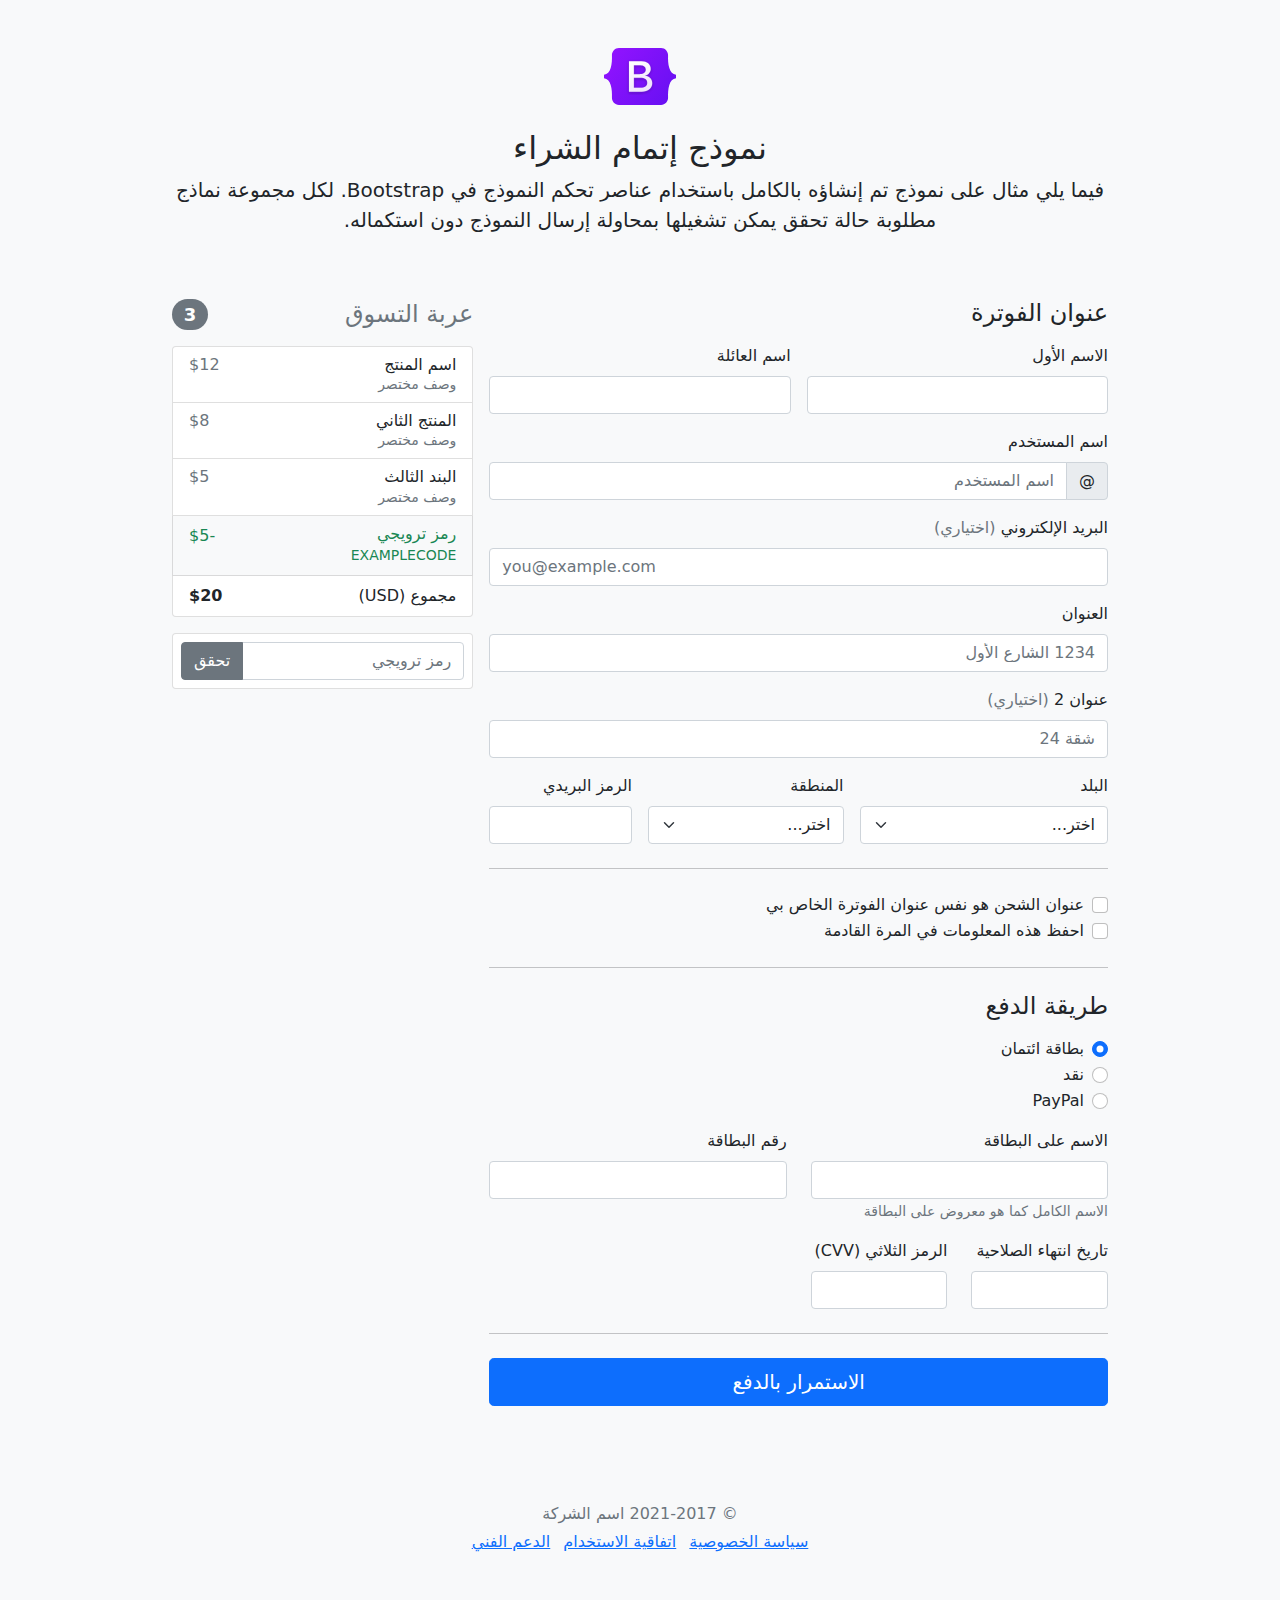
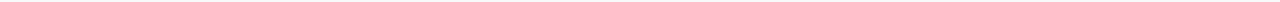
<file: bootstrap-5.0.2-examples/checkout-rtl/index.html>
<!doctype html>
<html lang="ar" dir="rtl">
  <head>
    <meta charset="utf-8">
    <meta name="viewport" content="width=device-width, initial-scale=1">
    <meta name="description" content="">
    <meta name="author" content="Mark Otto, Jacob Thornton, and Bootstrap contributors">
    <meta name="generator" content="Hugo 0.84.0">
    <title>مثال إتمام الشراء · Bootstrap v5.0</title>

    <link rel="canonical" href="https://getbootstrap.com/docs/5.0/examples/checkout-rtl/">

    

    <!-- Bootstrap core CSS -->
<link href="../assets/dist/css/bootstrap.rtl.min.css" rel="stylesheet">

    <style>
      .bd-placeholder-img {
        font-size: 1.125rem;
        text-anchor: middle;
        -webkit-user-select: none;
        -moz-user-select: none;
        user-select: none;
      }

      @media (min-width: 768px) {
        .bd-placeholder-img-lg {
          font-size: 3.5rem;
        }
      }
    </style>

    
    <!-- Custom styles for this template -->
    <link href="../checkout/form-validation.css" rel="stylesheet">
  </head>
  <body class="bg-light">
    
<div class="container">
  <main>
    <div class="py-5 text-center">
      <img class="d-block mx-auto mb-4" src="../assets/brand/bootstrap-logo.svg" alt="" width="72" height="57">
      <h2>نموذج إتمام الشراء</h2>
      <p class="lead">فيما يلي مثال على نموذج تم إنشاؤه بالكامل باستخدام عناصر تحكم النموذج في Bootstrap. لكل مجموعة نماذج مطلوبة حالة تحقق يمكن تشغيلها بمحاولة إرسال النموذج دون استكماله.</p>
    </div>

    <div class="row g-3">
      <div class="col-md-5 col-lg-4 order-md-last">
        <h4 class="d-flex justify-content-between align-items-center mb-3">
          <span class="text-muted">عربة التسوق</span>
          <span class="badge bg-secondary rounded-pill">3</span>
        </h4>
        <ul class="list-group mb-3">
          <li class="list-group-item d-flex justify-content-between lh-sm">
            <div>
              <h6 class="my-0">اسم المنتج</h6>
              <small class="text-muted">وصف مختصر</small>
            </div>
            <span class="text-muted">$12</span>
          </li>
          <li class="list-group-item d-flex justify-content-between lh-sm">
            <div>
              <h6 class="my-0">المنتج الثاني</h6>
              <small class="text-muted">وصف مختصر</small>
            </div>
            <span class="text-muted">$8</span>
          </li>
          <li class="list-group-item d-flex justify-content-between lh-sm">
            <div>
              <h6 class="my-0">البند الثالث</h6>
              <small class="text-muted">وصف مختصر</small>
            </div>
            <span class="text-muted">$5</span>
          </li>
          <li class="list-group-item d-flex justify-content-between bg-light">
            <div class="text-success">
              <h6 class="my-0">رمز ترويجي</h6>
              <small>EXAMPLECODE</small>
            </div>
            <span class="text-success">-$5</span>
          </li>
          <li class="list-group-item d-flex justify-content-between">
            <span>مجموع (USD)</span>
            <strong>$20</strong>
          </li>
        </ul>

        <form class="card p-2">
          <div class="input-group">
            <input type="text" class="form-control" placeholder="رمز ترويجي">
            <button type="submit" class="btn btn-secondary">تحقق</button>
          </div>
        </form>
      </div>
      <div class="col-md-7 col-lg-8">
        <h4 class="mb-3">عنوان الفوترة</h4>
        <form class="needs-validation" novalidate>
          <div class="row g-3">
            <div class="col-sm-6">
              <label for="firstName" class="form-label">الاسم الأول</label>
              <input type="text" class="form-control" id="firstName" placeholder="" value="" required>
              <div class="invalid-feedback">
                يرجى إدخال اسم أول صحيح.
              </div>
            </div>

            <div class="col-sm-6">
              <label for="lastName" class="form-label">اسم العائلة</label>
              <input type="text" class="form-control" id="lastName" placeholder="" value="" required>
              <div class="invalid-feedback">
                يرجى إدخال اسم عائلة صحيح.
              </div>
            </div>

            <div class="col-12">
              <label for="username" class="form-label">اسم المستخدم</label>
              <div class="input-group has-validation">
                <span class="input-group-text">@</span>
                <input type="text" class="form-control" id="username" placeholder="اسم المستخدم" required>
              <div class="invalid-feedback">
                اسم المستخدم الخاص بك مطلوب.
                </div>
              </div>
            </div>

            <div class="col-12">
              <label for="email" class="form-label">البريد الإلكتروني <span class="text-muted">(اختياري)</span></label>
              <input type="email" class="form-control" id="email" placeholder="you@example.com">
              <div class="invalid-feedback">
                يرجى إدخال عنوان بريد إلكتروني صحيح لتصلكم تحديثات الشحن.
              </div>
            </div>

            <div class="col-12">
              <label for="address" class="form-label">العنوان</label>
              <input type="text" class="form-control" id="address" placeholder="1234 الشارع الأول" required>
              <div class="invalid-feedback">
                يرجى إدخال عنوان الشحن الخاص بك.
              </div>
            </div>

            <div class="col-12">
              <label for="address2" class="form-label">عنوان 2 <span class="text-muted">(اختياري)</span></label>
              <input type="text" class="form-control" id="address2" placeholder="شقة 24">
            </div>

            <div class="col-md-5">
              <label for="country" class="form-label">البلد</label>
              <select class="form-select" id="country" required>
                <option value="">اختر...</option>
                <option>الولايات المتحدة الأمريكية</option>
              </select>
              <div class="invalid-feedback">
                يرجى اختيار بلد صحيح.
              </div>
            </div>

            <div class="col-md-4">
              <label for="state" class="form-label">المنطقة</label>
              <select class="form-select" id="state" required>
                <option value="">اختر...</option>
                <option>كاليفورنيا</option>
              </select>
              <div class="invalid-feedback">
                يرجى اختيار اسم منطقة صحيح.
              </div>
            </div>

            <div class="col-md-3">
              <label for="zip" class="form-label">الرمز البريدي</label>
              <input type="text" class="form-control" id="zip" placeholder="" required>
              <div class="invalid-feedback">
                الرمز البريدي مطلوب.
              </div>
            </div>
          </div>

          <hr class="my-4">

          <div class="form-check">
            <input type="checkbox" class="form-check-input" id="same-address">
            <label class="form-check-label" for="same-address">عنوان الشحن هو نفس عنوان الفوترة الخاص بي</label>
          </div>

          <div class="form-check">
            <input type="checkbox" class="form-check-input" id="save-info">
            <label class="form-check-label" for="save-info">احفظ هذه المعلومات في المرة القادمة</label>
          </div>

          <hr class="my-4">

          <h4 class="mb-3">طريقة الدفع</h4>

          <div class="my-3">
            <div class="form-check">
              <input id="credit" name="paymentMethod" type="radio" class="form-check-input" checked required>
              <label class="form-check-label" for="credit">بطاقة ائتمان</label>
            </div>
            <div class="form-check">
              <input id="cash" name="paymentMethod" type="radio" class="form-check-input" required>
              <label class="form-check-label" for="cash">نقد</label>
            </div>
            <div class="form-check">
              <input id="paypal" name="paymentMethod" type="radio" class="form-check-input" required>
              <label class="form-check-label" for="paypal">PayPal</label>
            </div>
          </div>

          <div class="row gy-3">
            <div class="col-md-6">
              <label for="cc-name" class="form-label">الاسم على البطاقة</label>
              <input type="text" class="form-control" id="cc-name" placeholder="" required>
              <small class="text-muted">الاسم الكامل كما هو معروض على البطاقة</small>
              <div class="invalid-feedback">
                الاسم على البطاقة مطلوب
              </div>
            </div>

            <div class="col-md-6">
              <label for="cc-number" class="form-label">رقم البطاقة</label>
              <input type="text" class="form-control" id="cc-number" placeholder="" required>
              <div class="invalid-feedback">
                رقم بطاقة الائتمان مطلوب
              </div>
            </div>

            <div class="col-md-3">
              <label for="cc-expiration" class="form-label">تاريخ انتهاء الصلاحية</label>
              <input type="text" class="form-control" id="cc-expiration" placeholder="" required>
              <div class="invalid-feedback">
                تاريخ انتهاء الصلاحية مطلوب
              </div>
            </div>

            <div class="col-md-3">
              <label for="cc-cvv" class="form-label">الرمز الثلاثي (CVV)</label>
              <input type="text" class="form-control" id="cc-cvv" placeholder="" required>
              <div class="invalid-feedback">
                رمز الحماية مطلوب
              </div>
            </div>
          </div>

          <hr class="my-4">

          <button class="w-100 btn btn-primary btn-lg" type="submit">الاستمرار بالدفع</button>
        </form>
      </div>
    </div>
  </main>
  <footer class="my-5 pt-5 text-muted text-center text-small">
    <p class="mb-1">&copy; 2021-2017 اسم الشركة</p>
    <ul class="list-inline">
      <li class="list-inline-item"><a href="#">سياسة الخصوصية</a></li>
      <li class="list-inline-item"><a href="#">اتفاقية الاستخدام</a></li>
      <li class="list-inline-item"><a href="#">الدعم الفني</a></li>
    </ul>
  </footer>
</div>


    <script src="../assets/dist/js/bootstrap.bundle.min.js"></script>

      <script src="../checkout/form-validation.js"></script>
  </body>
</html>
</file>
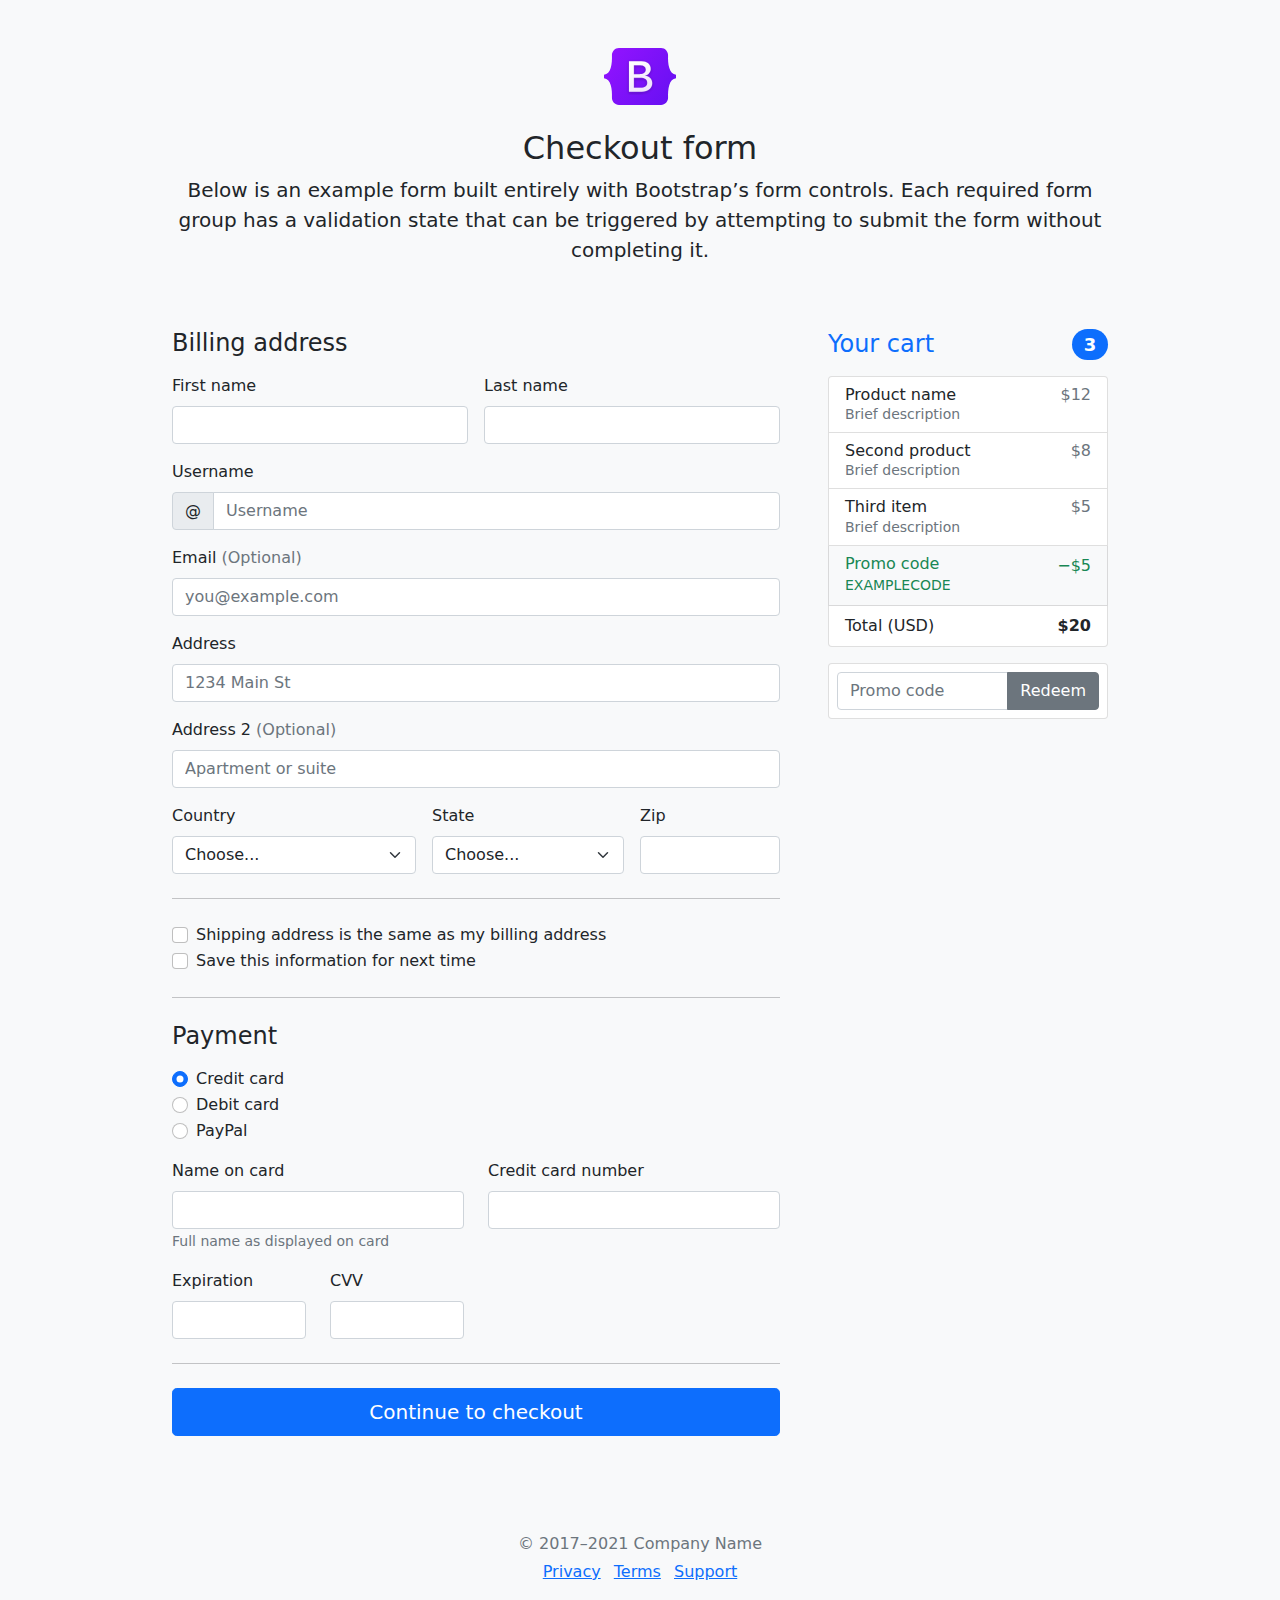
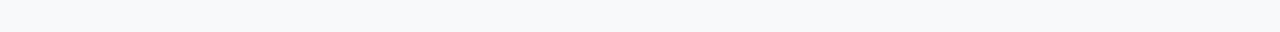
<file: bootstrap-5.0.2-examples/checkout/index.html>
<!doctype html>
<html lang="en">
  <head>
    <meta charset="utf-8">
    <meta name="viewport" content="width=device-width, initial-scale=1">
    <meta name="description" content="">
    <meta name="author" content="Mark Otto, Jacob Thornton, and Bootstrap contributors">
    <meta name="generator" content="Hugo 0.84.0">
    <title>Checkout example · Bootstrap v5.0</title>

    <link rel="canonical" href="https://getbootstrap.com/docs/5.0/examples/checkout/">

    

    <!-- Bootstrap core CSS -->
<link href="../assets/dist/css/bootstrap.min.css" rel="stylesheet">

    <style>
      .bd-placeholder-img {
        font-size: 1.125rem;
        text-anchor: middle;
        -webkit-user-select: none;
        -moz-user-select: none;
        user-select: none;
      }

      @media (min-width: 768px) {
        .bd-placeholder-img-lg {
          font-size: 3.5rem;
        }
      }
    </style>

    
    <!-- Custom styles for this template -->
    <link href="form-validation.css" rel="stylesheet">
  </head>
  <body class="bg-light">
    
<div class="container">
  <main>
    <div class="py-5 text-center">
      <img class="d-block mx-auto mb-4" src="../assets/brand/bootstrap-logo.svg" alt="" width="72" height="57">
      <h2>Checkout form</h2>
      <p class="lead">Below is an example form built entirely with Bootstrap’s form controls. Each required form group has a validation state that can be triggered by attempting to submit the form without completing it.</p>
    </div>

    <div class="row g-5">
      <div class="col-md-5 col-lg-4 order-md-last">
        <h4 class="d-flex justify-content-between align-items-center mb-3">
          <span class="text-primary">Your cart</span>
          <span class="badge bg-primary rounded-pill">3</span>
        </h4>
        <ul class="list-group mb-3">
          <li class="list-group-item d-flex justify-content-between lh-sm">
            <div>
              <h6 class="my-0">Product name</h6>
              <small class="text-muted">Brief description</small>
            </div>
            <span class="text-muted">$12</span>
          </li>
          <li class="list-group-item d-flex justify-content-between lh-sm">
            <div>
              <h6 class="my-0">Second product</h6>
              <small class="text-muted">Brief description</small>
            </div>
            <span class="text-muted">$8</span>
          </li>
          <li class="list-group-item d-flex justify-content-between lh-sm">
            <div>
              <h6 class="my-0">Third item</h6>
              <small class="text-muted">Brief description</small>
            </div>
            <span class="text-muted">$5</span>
          </li>
          <li class="list-group-item d-flex justify-content-between bg-light">
            <div class="text-success">
              <h6 class="my-0">Promo code</h6>
              <small>EXAMPLECODE</small>
            </div>
            <span class="text-success">−$5</span>
          </li>
          <li class="list-group-item d-flex justify-content-between">
            <span>Total (USD)</span>
            <strong>$20</strong>
          </li>
        </ul>

        <form class="card p-2">
          <div class="input-group">
            <input type="text" class="form-control" placeholder="Promo code">
            <button type="submit" class="btn btn-secondary">Redeem</button>
          </div>
        </form>
      </div>
      <div class="col-md-7 col-lg-8">
        <h4 class="mb-3">Billing address</h4>
        <form class="needs-validation" novalidate>
          <div class="row g-3">
            <div class="col-sm-6">
              <label for="firstName" class="form-label">First name</label>
              <input type="text" class="form-control" id="firstName" placeholder="" value="" required>
              <div class="invalid-feedback">
                Valid first name is required.
              </div>
            </div>

            <div class="col-sm-6">
              <label for="lastName" class="form-label">Last name</label>
              <input type="text" class="form-control" id="lastName" placeholder="" value="" required>
              <div class="invalid-feedback">
                Valid last name is required.
              </div>
            </div>

            <div class="col-12">
              <label for="username" class="form-label">Username</label>
              <div class="input-group has-validation">
                <span class="input-group-text">@</span>
                <input type="text" class="form-control" id="username" placeholder="Username" required>
              <div class="invalid-feedback">
                  Your username is required.
                </div>
              </div>
            </div>

            <div class="col-12">
              <label for="email" class="form-label">Email <span class="text-muted">(Optional)</span></label>
              <input type="email" class="form-control" id="email" placeholder="you@example.com">
              <div class="invalid-feedback">
                Please enter a valid email address for shipping updates.
              </div>
            </div>

            <div class="col-12">
              <label for="address" class="form-label">Address</label>
              <input type="text" class="form-control" id="address" placeholder="1234 Main St" required>
              <div class="invalid-feedback">
                Please enter your shipping address.
              </div>
            </div>

            <div class="col-12">
              <label for="address2" class="form-label">Address 2 <span class="text-muted">(Optional)</span></label>
              <input type="text" class="form-control" id="address2" placeholder="Apartment or suite">
            </div>

            <div class="col-md-5">
              <label for="country" class="form-label">Country</label>
              <select class="form-select" id="country" required>
                <option value="">Choose...</option>
                <option>United States</option>
              </select>
              <div class="invalid-feedback">
                Please select a valid country.
              </div>
            </div>

            <div class="col-md-4">
              <label for="state" class="form-label">State</label>
              <select class="form-select" id="state" required>
                <option value="">Choose...</option>
                <option>California</option>
              </select>
              <div class="invalid-feedback">
                Please provide a valid state.
              </div>
            </div>

            <div class="col-md-3">
              <label for="zip" class="form-label">Zip</label>
              <input type="text" class="form-control" id="zip" placeholder="" required>
              <div class="invalid-feedback">
                Zip code required.
              </div>
            </div>
          </div>

          <hr class="my-4">

          <div class="form-check">
            <input type="checkbox" class="form-check-input" id="same-address">
            <label class="form-check-label" for="same-address">Shipping address is the same as my billing address</label>
          </div>

          <div class="form-check">
            <input type="checkbox" class="form-check-input" id="save-info">
            <label class="form-check-label" for="save-info">Save this information for next time</label>
          </div>

          <hr class="my-4">

          <h4 class="mb-3">Payment</h4>

          <div class="my-3">
            <div class="form-check">
              <input id="credit" name="paymentMethod" type="radio" class="form-check-input" checked required>
              <label class="form-check-label" for="credit">Credit card</label>
            </div>
            <div class="form-check">
              <input id="debit" name="paymentMethod" type="radio" class="form-check-input" required>
              <label class="form-check-label" for="debit">Debit card</label>
            </div>
            <div class="form-check">
              <input id="paypal" name="paymentMethod" type="radio" class="form-check-input" required>
              <label class="form-check-label" for="paypal">PayPal</label>
            </div>
          </div>

          <div class="row gy-3">
            <div class="col-md-6">
              <label for="cc-name" class="form-label">Name on card</label>
              <input type="text" class="form-control" id="cc-name" placeholder="" required>
              <small class="text-muted">Full name as displayed on card</small>
              <div class="invalid-feedback">
                Name on card is required
              </div>
            </div>

            <div class="col-md-6">
              <label for="cc-number" class="form-label">Credit card number</label>
              <input type="text" class="form-control" id="cc-number" placeholder="" required>
              <div class="invalid-feedback">
                Credit card number is required
              </div>
            </div>

            <div class="col-md-3">
              <label for="cc-expiration" class="form-label">Expiration</label>
              <input type="text" class="form-control" id="cc-expiration" placeholder="" required>
              <div class="invalid-feedback">
                Expiration date required
              </div>
            </div>

            <div class="col-md-3">
              <label for="cc-cvv" class="form-label">CVV</label>
              <input type="text" class="form-control" id="cc-cvv" placeholder="" required>
              <div class="invalid-feedback">
                Security code required
              </div>
            </div>
          </div>

          <hr class="my-4">

          <button class="w-100 btn btn-primary btn-lg" type="submit">Continue to checkout</button>
        </form>
      </div>
    </div>
  </main>

  <footer class="my-5 pt-5 text-muted text-center text-small">
    <p class="mb-1">&copy; 2017–2021 Company Name</p>
    <ul class="list-inline">
      <li class="list-inline-item"><a href="#">Privacy</a></li>
      <li class="list-inline-item"><a href="#">Terms</a></li>
      <li class="list-inline-item"><a href="#">Support</a></li>
    </ul>
  </footer>
</div>


    <script src="../assets/dist/js/bootstrap.bundle.min.js"></script>

      <script src="form-validation.js"></script>
  </body>
</html>
</file>
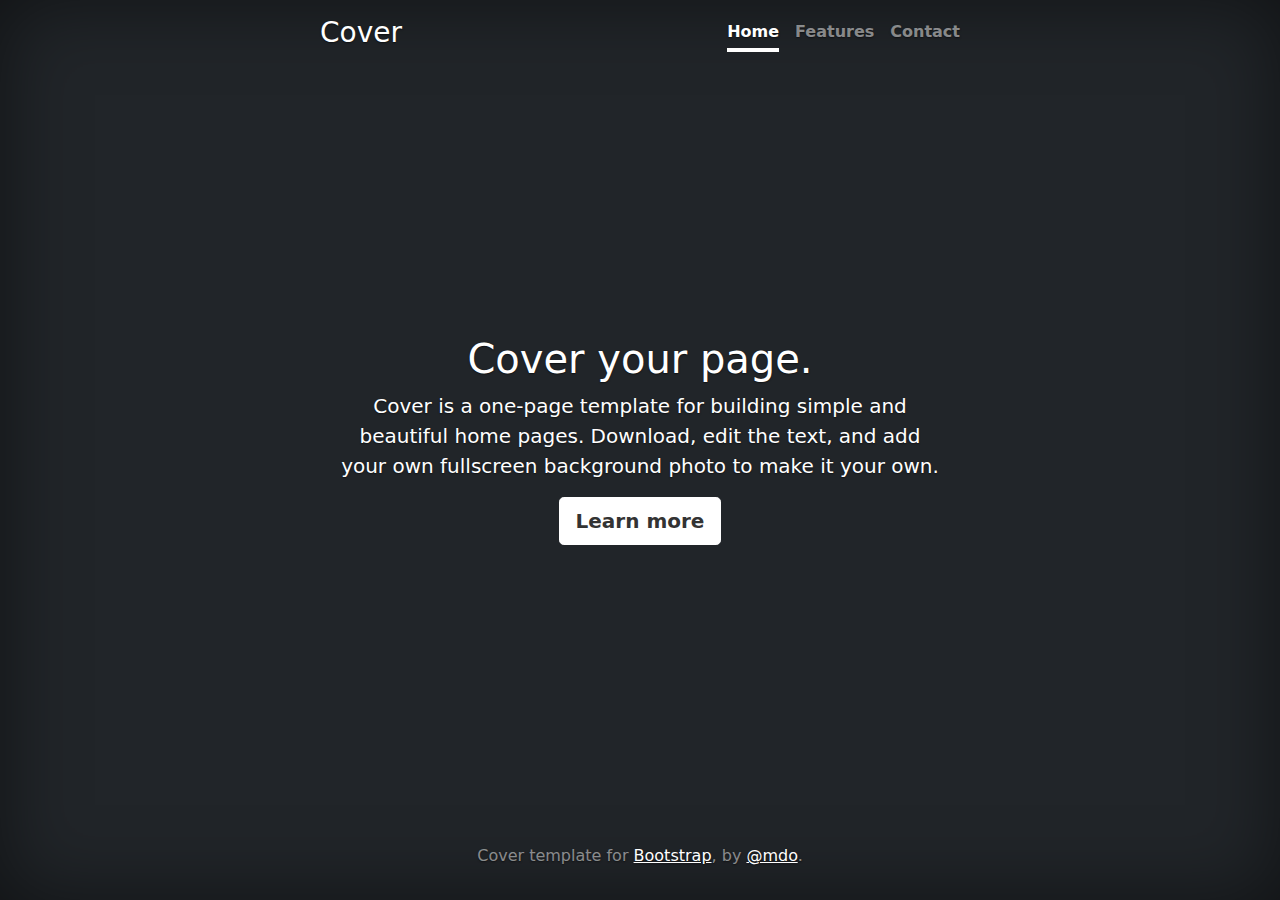
<file: bootstrap-5.0.2-examples/cover/index.html>
<!doctype html>
<html lang="en" class="h-100">
  <head>
    <meta charset="utf-8">
    <meta name="viewport" content="width=device-width, initial-scale=1">
    <meta name="description" content="">
    <meta name="author" content="Mark Otto, Jacob Thornton, and Bootstrap contributors">
    <meta name="generator" content="Hugo 0.84.0">
    <title>Cover Template · Bootstrap v5.0</title>

    <link rel="canonical" href="https://getbootstrap.com/docs/5.0/examples/cover/">

    

    <!-- Bootstrap core CSS -->
<link href="../assets/dist/css/bootstrap.min.css" rel="stylesheet">

    <style>
      .bd-placeholder-img {
        font-size: 1.125rem;
        text-anchor: middle;
        -webkit-user-select: none;
        -moz-user-select: none;
        user-select: none;
      }

      @media (min-width: 768px) {
        .bd-placeholder-img-lg {
          font-size: 3.5rem;
        }
      }
    </style>

    
    <!-- Custom styles for this template -->
    <link href="cover.css" rel="stylesheet">
  </head>
  <body class="d-flex h-100 text-center text-white bg-dark">
    
<div class="cover-container d-flex w-100 h-100 p-3 mx-auto flex-column">
  <header class="mb-auto">
    <div>
      <h3 class="float-md-start mb-0">Cover</h3>
      <nav class="nav nav-masthead justify-content-center float-md-end">
        <a class="nav-link active" aria-current="page" href="#">Home</a>
        <a class="nav-link" href="#">Features</a>
        <a class="nav-link" href="#">Contact</a>
      </nav>
    </div>
  </header>

  <main class="px-3">
    <h1>Cover your page.</h1>
    <p class="lead">Cover is a one-page template for building simple and beautiful home pages. Download, edit the text, and add your own fullscreen background photo to make it your own.</p>
    <p class="lead">
      <a href="#" class="btn btn-lg btn-secondary fw-bold border-white bg-white">Learn more</a>
    </p>
  </main>

  <footer class="mt-auto text-white-50">
    <p>Cover template for <a href="https://getbootstrap.com/" class="text-white">Bootstrap</a>, by <a href="https://twitter.com/mdo" class="text-white">@mdo</a>.</p>
  </footer>
</div>


    
  </body>
</html>
</file>
<file: style.css>
/* Homepage */

.display{
    background-color: darkblue;
}

#display01{
 padding-left: 200px;
 padding-top: 30px;
}

#Genres01
{
 text-align: center;
 padding-top: 20px;
}

.FirstSet
{
 width: 15%;
 display: inline-block;
    margin-left: 20px;
    margin-right: 20px;
    padding: 20px;
}

#Genres02
{
 text-align: center;
 padding-top: 20px;
}

.SecondSet
{
 width: 15%;
 display: inline-block;
    margin-left: 20px;
    margin-right: 20px;
    padding: 20px;
}

#Genres03
{
 text-align: center;
 padding-top: 20px;
}

.ThirdSet
{
 width: 15%;
 display: inline-block;
    margin-left: 20px;
    margin-right: 20px;
    padding: 20px;
}

.down{
    padding-left: 750px;
    text-align: end;
    
}

#left2{
    padding-top: 20px;
    margin-right: 60px;
}

.vector{
   
    display: inline-block;
     text-align: right;
    padding: 5px;
    
}

#left3{
    padding-top: 5px;
    margin-right: 3px;
}

.envelope{
    display: inline-block;
     text-align: right;
    padding: 5px;
    
}

#foter
{
    display: inline-block;
    margin-left: 20px;
    margin-right: 20px;
    padding: 20px;
}

/* library */

.library01
{
   font-family: 'Times New Roman', Times, serif;
}


.FirstSet01
{
    width: 15px;
    display: inline-block;
    margin-left: 75px;
    margin-right: 60px;
    padding: 20px;
    width: 183px;
}

.SecondSet01
{
    width: 15px;
    display: inline-block;
    margin-left: 75px;
    margin-right: 60px;
    padding: 20px;
    width: 183px;
}

.ThirdSet01
{
    width: 15px;
    display: inline-block;
    margin-left: 75px;
    margin-right: 60px;
    padding: 20px;
    width: 183px;
}

.aboutit{
    margin-left: 75px;
    margin-right: 60px;
    padding: 20px;
}
</file>
<file: bootstrap-5.0.2-examples/blog/blog.rtl.css>
/* stylelint-disable selector-list-comma-newline-after */

.blog-header {
  line-height: 1;
  border-bottom: 1px solid #e5e5e5;
}

.blog-header-logo {
  font-family: Amiri, Georgia, "Times New Roman", serif;
  font-size: 2.25rem;
}

.blog-header-logo:hover {
  text-decoration: none;
}

h1, h2, h3, h4, h5, h6 {
  font-family: Amiri, Georgia, "Times New Roman", serif;
}

.display-4 {
  font-size: 2.5rem;
}
@media (min-width: 768px) {
  .display-4 {
    font-size: 3rem;
  }
}

.nav-scroller {
  position: relative;
  z-index: 2;
  height: 2.75rem;
  overflow-y: hidden;
}

.nav-scroller .nav {
  display: flex;
  flex-wrap: nowrap;
  padding-bottom: 1rem;
  margin-top: -1px;
  overflow-x: auto;
  text-align: center;
  white-space: nowrap;
  -webkit-overflow-scrolling: touch;
}

.nav-scroller .nav-link {
  padding-top: .75rem;
  padding-bottom: .75rem;
  font-size: .875rem;
}

.card-img-right {
  height: 100%;
  border-radius: 3px 0 0 3px;
}

.flex-auto {
  flex: 0 0 auto;
}

.h-250 { height: 250px; }
@media (min-width: 768px) {
  .h-md-250 { height: 250px; }
}

/* Pagination */
.blog-pagination {
  margin-bottom: 4rem;
}
.blog-pagination > .btn {
  border-radius: 2rem;
}

/*
 * Blog posts
 */
.blog-post {
  margin-bottom: 4rem;
}
.blog-post-title {
  margin-bottom: .25rem;
  font-size: 2.5rem;
}
.blog-post-meta {
  margin-bottom: 1.25rem;
  color: #727272;
}

/*
 * Footer
 */
.blog-footer {
  padding: 2.5rem 0;
  color: #727272;
  text-align: center;
  background-color: #f9f9f9;
  border-top: .05rem solid #e5e5e5;
}
.blog-footer p:last-child {
  margin-bottom: 0;
}
</file>
<file: bootstrap-5.0.2-examples/blog/blog.css>
/* stylelint-disable selector-list-comma-newline-after */

.blog-header {
  line-height: 1;
  border-bottom: 1px solid #e5e5e5;
}

.blog-header-logo {
  font-family: "Playfair Display", Georgia, "Times New Roman", serif/*rtl:Amiri, Georgia, "Times New Roman", serif*/;
  font-size: 2.25rem;
}

.blog-header-logo:hover {
  text-decoration: none;
}

h1, h2, h3, h4, h5, h6 {
  font-family: "Playfair Display", Georgia, "Times New Roman", serif/*rtl:Amiri, Georgia, "Times New Roman", serif*/;
}

.display-4 {
  font-size: 2.5rem;
}
@media (min-width: 768px) {
  .display-4 {
    font-size: 3rem;
  }
}

.nav-scroller {
  position: relative;
  z-index: 2;
  height: 2.75rem;
  overflow-y: hidden;
}

.nav-scroller .nav {
  display: flex;
  flex-wrap: nowrap;
  padding-bottom: 1rem;
  margin-top: -1px;
  overflow-x: auto;
  text-align: center;
  white-space: nowrap;
  -webkit-overflow-scrolling: touch;
}

.nav-scroller .nav-link {
  padding-top: .75rem;
  padding-bottom: .75rem;
  font-size: .875rem;
}

.card-img-right {
  height: 100%;
  border-radius: 0 3px 3px 0;
}

.flex-auto {
  flex: 0 0 auto;
}

.h-250 { height: 250px; }
@media (min-width: 768px) {
  .h-md-250 { height: 250px; }
}

/* Pagination */
.blog-pagination {
  margin-bottom: 4rem;
}
.blog-pagination > .btn {
  border-radius: 2rem;
}

/*
 * Blog posts
 */
.blog-post {
  margin-bottom: 4rem;
}
.blog-post-title {
  margin-bottom: .25rem;
  font-size: 2.5rem;
}
.blog-post-meta {
  margin-bottom: 1.25rem;
  color: #727272;
}

/*
 * Footer
 */
.blog-footer {
  padding: 2.5rem 0;
  color: #727272;
  text-align: center;
  background-color: #f9f9f9;
  border-top: .05rem solid #e5e5e5;
}
.blog-footer p:last-child {
  margin-bottom: 0;
}
</file>
<file: bootstrap-5.0.2-examples/carousel/carousel.rtl.css>
/* GLOBAL STYLES
-------------------------------------------------- */
/* Padding below the footer and lighter body text */

body {
  padding-top: 3rem;
  padding-bottom: 3rem;
  color: #5a5a5a;
}


/* CUSTOMIZE THE CAROUSEL
-------------------------------------------------- */

/* Carousel base class */
.carousel {
  margin-bottom: 4rem;
}
/* Since positioning the image, we need to help out the caption */
.carousel-caption {
  bottom: 3rem;
  z-index: 10;
}

/* Declare heights because of positioning of img element */
.carousel-item {
  height: 32rem;
}
.carousel-item > img {
  position: absolute;
  top: 0;
  right: 0;
  min-width: 100%;
  height: 32rem;
}


/* MARKETING CONTENT
-------------------------------------------------- */

/* Center align the text within the three columns below the carousel */
.marketing .col-lg-4 {
  margin-bottom: 1.5rem;
  text-align: center;
}
.marketing h2 {
  font-weight: 400;
}
.marketing .col-lg-4 p {
  margin-right: .75rem;
  margin-left: .75rem;
}


/* Featurettes
------------------------- */

.featurette-divider {
  margin: 5rem 0; /* Space out the Bootstrap <hr> more */
}

/* Thin out the marketing headings */
.featurette-heading {
  font-weight: 300;
  line-height: 1;
}


/* RESPONSIVE CSS
-------------------------------------------------- */

@media (min-width: 40em) {
  /* Bump up size of carousel content */
  .carousel-caption p {
    margin-bottom: 1.25rem;
    font-size: 1.25rem;
    line-height: 1.4;
  }

  .featurette-heading {
    font-size: 50px;
  }
}

@media (min-width: 62em) {
  .featurette-heading {
    margin-top: 7rem;
  }
}
</file>
<file: bootstrap-5.0.2-examples/carousel/carousel.css>
/* GLOBAL STYLES
-------------------------------------------------- */
/* Padding below the footer and lighter body text */

body {
  padding-top: 3rem;
  padding-bottom: 3rem;
  color: #5a5a5a;
}


/* CUSTOMIZE THE CAROUSEL
-------------------------------------------------- */

/* Carousel base class */
.carousel {
  margin-bottom: 4rem;
}
/* Since positioning the image, we need to help out the caption */
.carousel-caption {
  bottom: 3rem;
  z-index: 10;
}

/* Declare heights because of positioning of img element */
.carousel-item {
  height: 32rem;
}
.carousel-item > img {
  position: absolute;
  top: 0;
  left: 0;
  min-width: 100%;
  height: 32rem;
}


/* MARKETING CONTENT
-------------------------------------------------- */

/* Center align the text within the three columns below the carousel */
.marketing .col-lg-4 {
  margin-bottom: 1.5rem;
  text-align: center;
}
.marketing h2 {
  font-weight: 400;
}
/* rtl:begin:ignore */
.marketing .col-lg-4 p {
  margin-right: .75rem;
  margin-left: .75rem;
}
/* rtl:end:ignore */


/* Featurettes
------------------------- */

.featurette-divider {
  margin: 5rem 0; /* Space out the Bootstrap <hr> more */
}

/* Thin out the marketing headings */
.featurette-heading {
  font-weight: 300;
  line-height: 1;
  /* rtl:remove */
  letter-spacing: -.05rem;
}


/* RESPONSIVE CSS
-------------------------------------------------- */

@media (min-width: 40em) {
  /* Bump up size of carousel content */
  .carousel-caption p {
    margin-bottom: 1.25rem;
    font-size: 1.25rem;
    line-height: 1.4;
  }

  .featurette-heading {
    font-size: 50px;
  }
}

@media (min-width: 62em) {
  .featurette-heading {
    margin-top: 7rem;
  }
}
</file>
<file: bootstrap-5.0.2-examples/checkout/form-validation.css>
.container {
  max-width: 960px;
}
</file>
<file: bootstrap-5.0.2-examples/cover/cover.css>
/*
 * Globals
 */


/* Custom default button */
.btn-secondary,
.btn-secondary:hover,
.btn-secondary:focus {
  color: #333;
  text-shadow: none; /* Prevent inheritance from `body` */
}


/*
 * Base structure
 */

body {
  text-shadow: 0 .05rem .1rem rgba(0, 0, 0, .5);
  box-shadow: inset 0 0 5rem rgba(0, 0, 0, .5);
}

.cover-container {
  max-width: 42em;
}


/*
 * Header
 */

.nav-masthead .nav-link {
  padding: .25rem 0;
  font-weight: 700;
  color: rgba(255, 255, 255, .5);
  background-color: transparent;
  border-bottom: .25rem solid transparent;
}

.nav-masthead .nav-link:hover,
.nav-masthead .nav-link:focus {
  border-bottom-color: rgba(255, 255, 255, .25);
}

.nav-masthead .nav-link + .nav-link {
  margin-left: 1rem;
}

.nav-masthead .active {
  color: #fff;
  border-bottom-color: #fff;
}
</file>
<file: bootstrap-5.0.2-examples/cheatsheet/cheatsheet.rtl.css>
body {
  scroll-behavior: smooth;
}

/**
 * Bootstrap "Journal code" icon
 * @link https://icons.getbootstrap.com/icons/journal-code/
 */
.bd-heading a::before {
  display: inline-block;
  width: 1em;
  height: 1em;
  margin-left: .25rem;
  content: "";
  background-image: url("data:image/svg+xml,%3Csvg xmlns='http://www.w3.org/2000/svg' fill='%25230d6efd' viewBox='0 0 16 16'%3E%3Cpath d='M4 1h8a2 2 0 0 1 2 2v10a2 2 0 0 1-2 2H4a2 2 0 0 1-2-2h1a1 1 0 0 0 1 1h8a1 1 0 0 0 1-1V3a1 1 0 0 0-1-1H4a1 1 0 0 0-1 1H2a2 2 0 0 1 2-2z'/%3E%3Cpath d='M2 5v-.5a.5.5 0 0 1 1 0V5h.5a.5.5 0 0 1 0 1h-2a.5.5 0 0 1 0-1H2zm0 3v-.5a.5.5 0 0 1 1 0V8h.5a.5.5 0 0 1 0 1h-2a.5.5 0 0 1 0-1H2zm0 3v-.5a.5.5 0 0 1 1 0v.5h.5a.5.5 0 0 1 0 1h-2a.5.5 0 0 1 0-1H2z'/%3E%3Cpath fill-rule='evenodd' d='M8.646 5.646a.5.5 0 0 1 .708 0l2 2a.5.5 0 0 1 0 .708l-2 2a.5.5 0 0 1-.708-.708L10.293 8 8.646 6.354a.5.5 0 0 1 0-.708zm-1.292 0a.5.5 0 0 0-.708 0l-2 2a.5.5 0 0 0 0 .708l2 2a.5.5 0 0 0 .708-.708L5.707 8l1.647-1.646a.5.5 0 0 0 0-.708z'/%3E%3C/svg%3E");
  background-size: 1em;
}

/* stylelint-disable-next-line selector-max-universal */
.bd-heading + div > * + * {
  margin-top: 3rem;
}

/* Table of contents */
.bd-aside a {
  padding: .1875rem .5rem;
  margin-top: .125rem;
  margin-right: .3125rem;
  color: rgba(0, 0, 0, .65);
  text-decoration: none;
}

.bd-aside a:hover,
.bd-aside a:focus {
  color: rgba(0, 0, 0, .85);
  background-color: rgba(121, 82, 179, .1);
}

.bd-aside .active {
  font-weight: 600;
  color: rgba(0, 0, 0, .85);
}

.bd-aside .btn {
  padding: .25rem .5rem;
  font-weight: 600;
  color: rgba(0, 0, 0, .65);
  border: 0;
}

.bd-aside .btn:hover,
.bd-aside .btn:focus {
  color: rgba(0, 0, 0, .85);
  background-color: rgba(121, 82, 179, .1);
}

.bd-aside .btn:focus {
  box-shadow: 0 0 0 1px rgba(121, 82, 179, .7);
}

.bd-aside .btn::before {
  width: 1.25em;
  line-height: 0;
  content: url("data:image/svg+xml,%3csvg xmlns='http://www.w3.org/2000/svg' width='16' height='16' viewBox='0 0 16 16'%3e%3cpath fill='none' stroke='rgba%280,0,0,.5%29' stroke-linecap='round' stroke-linejoin='round' stroke-width='2' d='M5 14l6-6-6-6'/%3e%3c/svg%3e");
  transition: transform .35s ease;
  transform: rotate(180deg) translateX(-2px);
  transform-origin: .5em 50%;
}

.bd-aside .btn[aria-expanded="true"]::before {
  transform: rotate(90deg);
}


/* Examples */
.scrollspy-example {
  position: relative;
  height: 200px;
  margin-top: .5rem;
  overflow: auto;
}

[id="modal"] .bd-example .btn,
[id="buttons"] .bd-example .btn,
[id="tooltips"] .bd-example .btn,
[id="popovers"] .bd-example .btn,
[id="dropdowns"] .bd-example .btn-group,
[id="dropdowns"] .bd-example .dropdown,
[id="dropdowns"] .bd-example .dropup,
[id="dropdowns"] .bd-example .dropend,
[id="dropdowns"] .bd-example .dropstart {
  margin: 0 0 1rem 1rem;
}

/* Layout */
@media (min-width: 1200px) {
  body {
    display: grid;
    gap: 1rem;
    grid-template-columns: 1fr 4fr 1fr;
    grid-template-rows: auto;
  }

  .bd-header {
    position: fixed;
    top: 0;
    right: 0;
    left: 0;
    z-index: 1030;
    grid-column: 1 / span 3;
  }

  .bd-aside,
  .bd-cheatsheet {
    padding-top: 4rem;
  }

  /**
   * 1. Too bad only Firefox supports subgrids ATM
   */
  .bd-cheatsheet,
  .bd-cheatsheet section,
  .bd-cheatsheet article {
    display: inherit; /* 1 */
    gap: inherit; /* 1 */
    grid-template-columns: 1fr 4fr;
    grid-column: 1 / span 2;
    grid-template-rows: auto;
  }

  .bd-aside {
    grid-area: 1 / 3;
    scroll-margin-top: 4rem;
  }

  .bd-cheatsheet section,
  .bd-cheatsheet section > h2 {
    top: 2rem;
    scroll-margin-top: 2rem;
  }

  .bd-cheatsheet section > h2::before {
    position: absolute;
    top: 0;
    right: 0;
    bottom: -2rem;
    left: 0;
    z-index: -1;
    content: "";
    background-image: linear-gradient(to bottom, rgba(255, 255, 255, 1) calc(100% - 3rem), rgba(255, 255, 255, .01));
  }

  .bd-cheatsheet article,
  .bd-cheatsheet .bd-heading {
    top: 8rem;
    scroll-margin-top: 8rem;
  }

  .bd-cheatsheet .bd-heading {
    z-index: 1;
  }
}
</file>
<file: bootstrap-5.0.2-examples/cheatsheet/cheatsheet.css>
body {
  scroll-behavior: smooth;
}

/**
 * Bootstrap "Journal code" icon
 * @link https://icons.getbootstrap.com/icons/journal-code/
 */
.bd-heading a::before {
  display: inline-block;
  width: 1em;
  height: 1em;
  margin-right: .25rem;
  content: "";
  background-image: url("data:image/svg+xml,%3Csvg xmlns='http://www.w3.org/2000/svg' fill='%25230d6efd' viewBox='0 0 16 16'%3E%3Cpath d='M4 1h8a2 2 0 0 1 2 2v10a2 2 0 0 1-2 2H4a2 2 0 0 1-2-2h1a1 1 0 0 0 1 1h8a1 1 0 0 0 1-1V3a1 1 0 0 0-1-1H4a1 1 0 0 0-1 1H2a2 2 0 0 1 2-2z'/%3E%3Cpath d='M2 5v-.5a.5.5 0 0 1 1 0V5h.5a.5.5 0 0 1 0 1h-2a.5.5 0 0 1 0-1H2zm0 3v-.5a.5.5 0 0 1 1 0V8h.5a.5.5 0 0 1 0 1h-2a.5.5 0 0 1 0-1H2zm0 3v-.5a.5.5 0 0 1 1 0v.5h.5a.5.5 0 0 1 0 1h-2a.5.5 0 0 1 0-1H2z'/%3E%3Cpath fill-rule='evenodd' d='M8.646 5.646a.5.5 0 0 1 .708 0l2 2a.5.5 0 0 1 0 .708l-2 2a.5.5 0 0 1-.708-.708L10.293 8 8.646 6.354a.5.5 0 0 1 0-.708zm-1.292 0a.5.5 0 0 0-.708 0l-2 2a.5.5 0 0 0 0 .708l2 2a.5.5 0 0 0 .708-.708L5.707 8l1.647-1.646a.5.5 0 0 0 0-.708z'/%3E%3C/svg%3E");
  background-size: 1em;
}

/* stylelint-disable-next-line selector-max-universal */
.bd-heading + div > * + * {
  margin-top: 3rem;
}

/* Table of contents */
.bd-aside a {
  padding: .1875rem .5rem;
  margin-top: .125rem;
  margin-left: .3125rem;
  color: rgba(0, 0, 0, .65);
  text-decoration: none;
}

.bd-aside a:hover,
.bd-aside a:focus {
  color: rgba(0, 0, 0, .85);
  background-color: rgba(121, 82, 179, .1);
}

.bd-aside .active {
  font-weight: 600;
  color: rgba(0, 0, 0, .85);
}

.bd-aside .btn {
  padding: .25rem .5rem;
  font-weight: 600;
  color: rgba(0, 0, 0, .65);
  border: 0;
}

.bd-aside .btn:hover,
.bd-aside .btn:focus {
  color: rgba(0, 0, 0, .85);
  background-color: rgba(121, 82, 179, .1);
}

.bd-aside .btn:focus {
  box-shadow: 0 0 0 1px rgba(121, 82, 179, .7);
}

.bd-aside .btn::before {
  width: 1.25em;
  line-height: 0;
  content: url("data:image/svg+xml,%3csvg xmlns='http://www.w3.org/2000/svg' width='16' height='16' viewBox='0 0 16 16'%3e%3cpath fill='none' stroke='rgba%280,0,0,.5%29' stroke-linecap='round' stroke-linejoin='round' stroke-width='2' d='M5 14l6-6-6-6'/%3e%3c/svg%3e");
  transition: transform .35s ease;

  /* rtl:raw:
  transform: rotate(180deg) translateX(-2px);
  */
  transform-origin: .5em 50%;
}

.bd-aside .btn[aria-expanded="true"]::before {
  transform: rotate(90deg)/* rtl:ignore */;
}


/* Examples */
.scrollspy-example {
  position: relative;
  height: 200px;
  margin-top: .5rem;
  overflow: auto;
}

[id="modal"] .bd-example .btn,
[id="buttons"] .bd-example .btn,
[id="tooltips"] .bd-example .btn,
[id="popovers"] .bd-example .btn,
[id="dropdowns"] .bd-example .btn-group,
[id="dropdowns"] .bd-example .dropdown,
[id="dropdowns"] .bd-example .dropup,
[id="dropdowns"] .bd-example .dropend,
[id="dropdowns"] .bd-example .dropstart {
  margin: 0 1rem 1rem 0;
}

/* Layout */
@media (min-width: 1200px) {
  body {
    display: grid;
    gap: 1rem;
    grid-template-columns: 1fr 4fr 1fr;
    grid-template-rows: auto;
  }

  .bd-header {
    position: fixed;
    top: 0;
    /* rtl:begin:ignore */
    right: 0;
    left: 0;
    /* rtl:end:ignore */
    z-index: 1030;
    grid-column: 1 / span 3;
  }

  .bd-aside,
  .bd-cheatsheet {
    padding-top: 4rem;
  }

  /**
   * 1. Too bad only Firefox supports subgrids ATM
   */
  .bd-cheatsheet,
  .bd-cheatsheet section,
  .bd-cheatsheet article {
    display: inherit; /* 1 */
    gap: inherit; /* 1 */
    grid-template-columns: 1fr 4fr;
    grid-column: 1 / span 2;
    grid-template-rows: auto;
  }

  .bd-aside {
    grid-area: 1 / 3;
    scroll-margin-top: 4rem;
  }

  .bd-cheatsheet section,
  .bd-cheatsheet section > h2 {
    top: 2rem;
    scroll-margin-top: 2rem;
  }

  .bd-cheatsheet section > h2::before {
    position: absolute;
    /* rtl:begin:ignore */
    top: 0;
    right: 0;
    bottom: -2rem;
    left: 0;
    /* rtl:end:ignore */
    z-index: -1;
    content: "";
    background-image: linear-gradient(to bottom, rgba(255, 255, 255, 1) calc(100% - 3rem), rgba(255, 255, 255, .01));
  }

  .bd-cheatsheet article,
  .bd-cheatsheet .bd-heading {
    top: 8rem;
    scroll-margin-top: 8rem;
  }

  .bd-cheatsheet .bd-heading {
    z-index: 1;
  }
}
</file>
